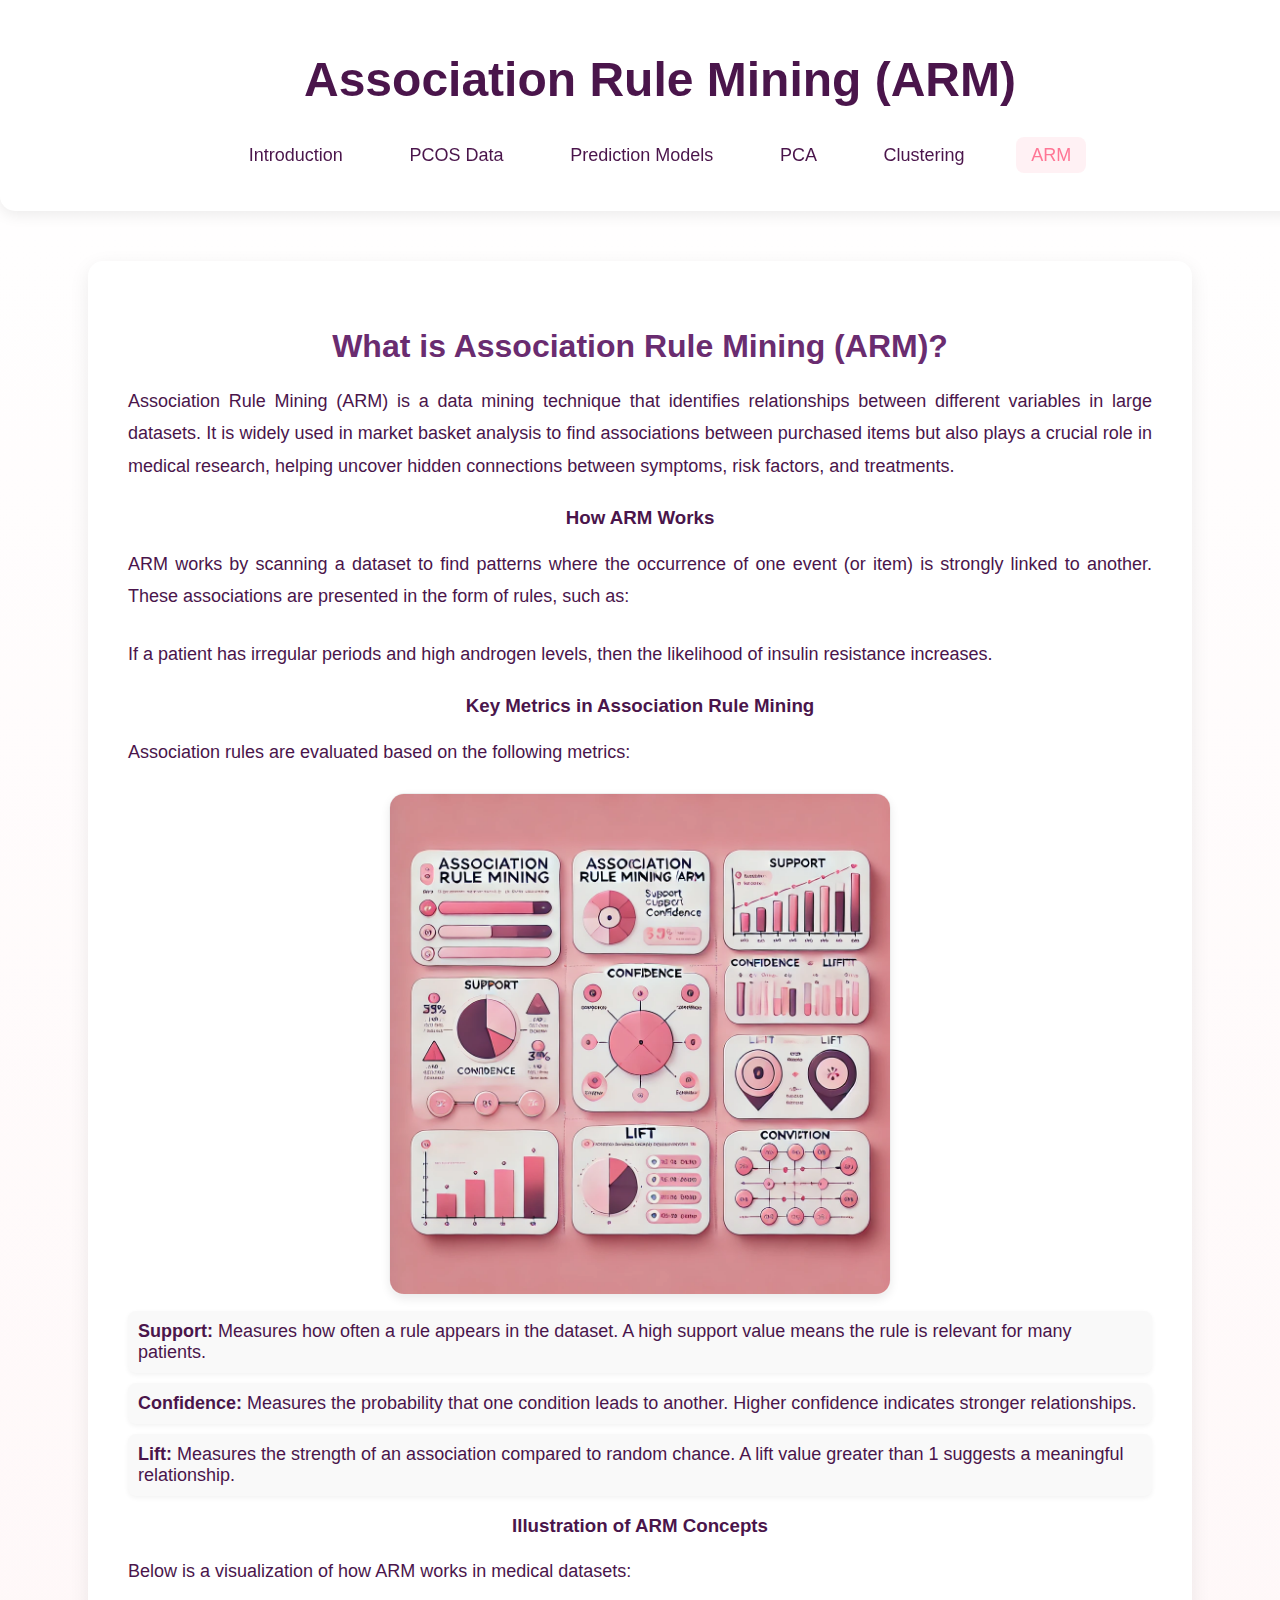
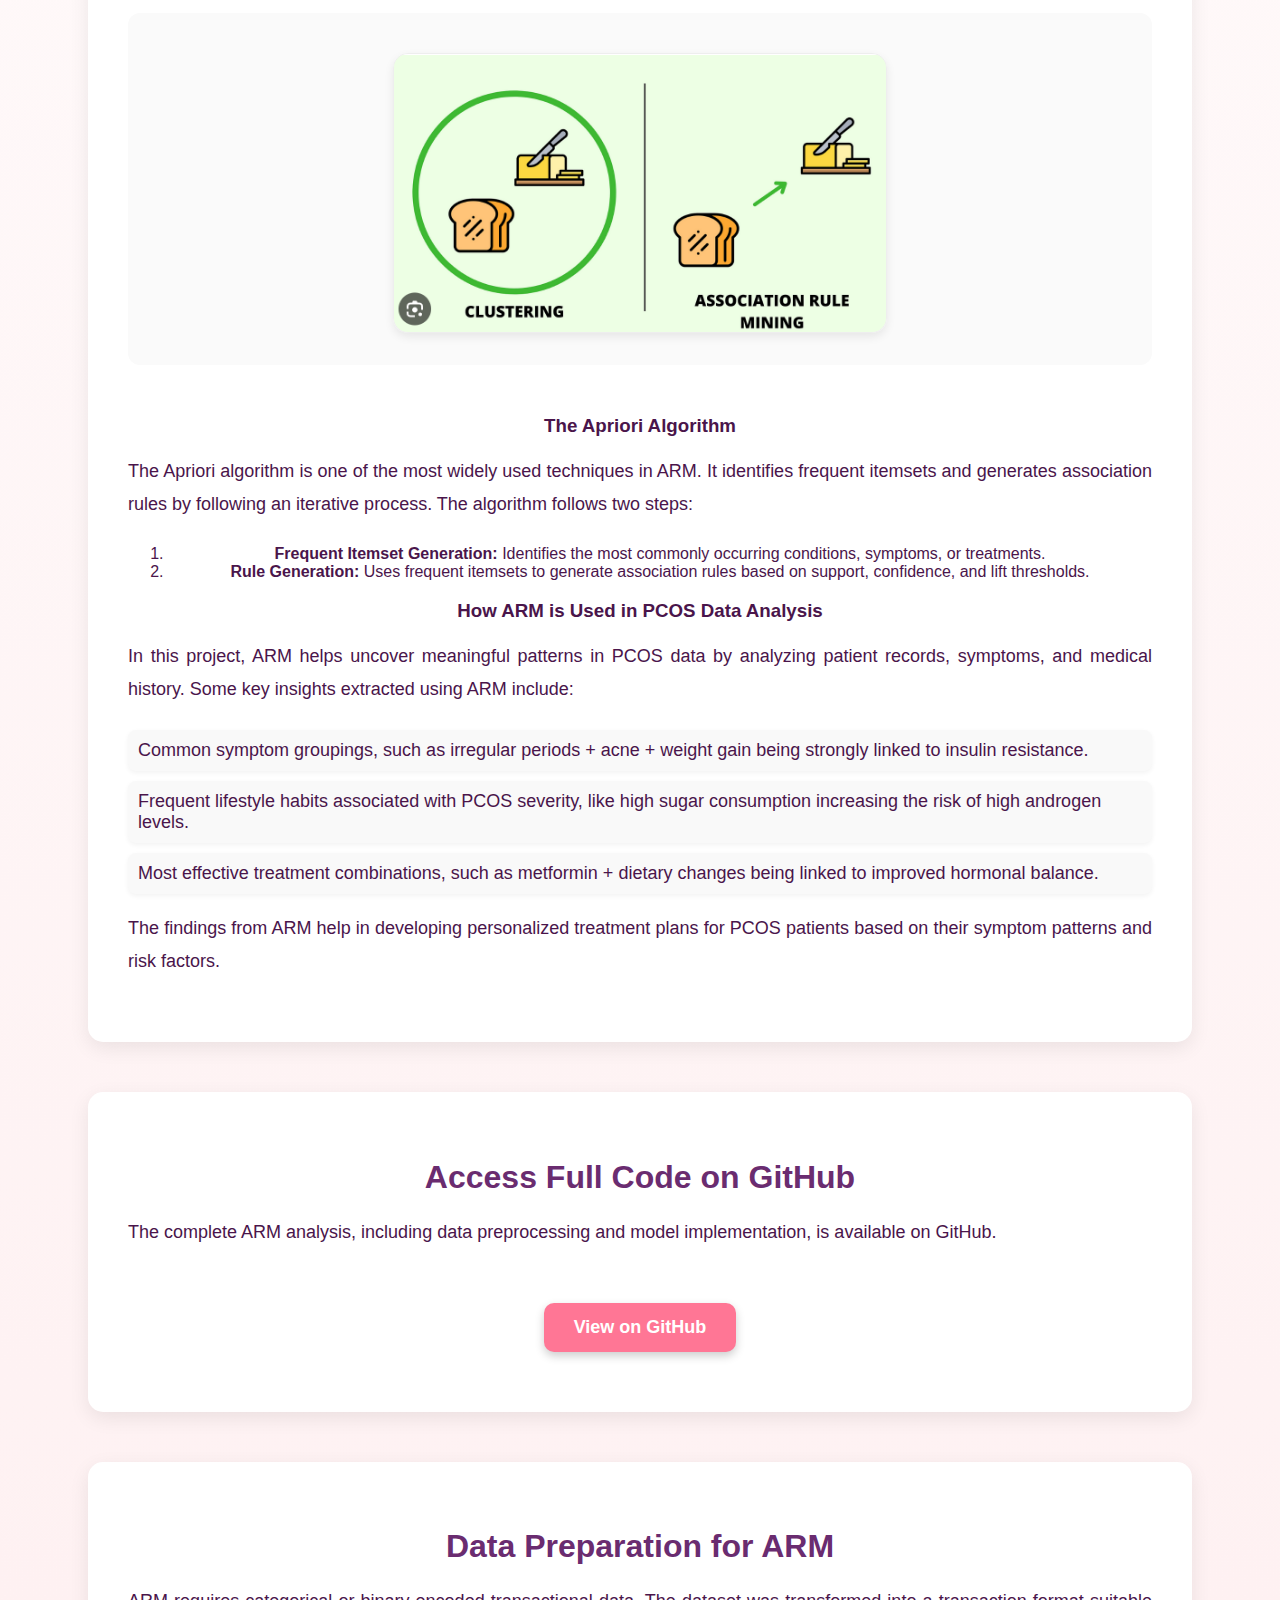
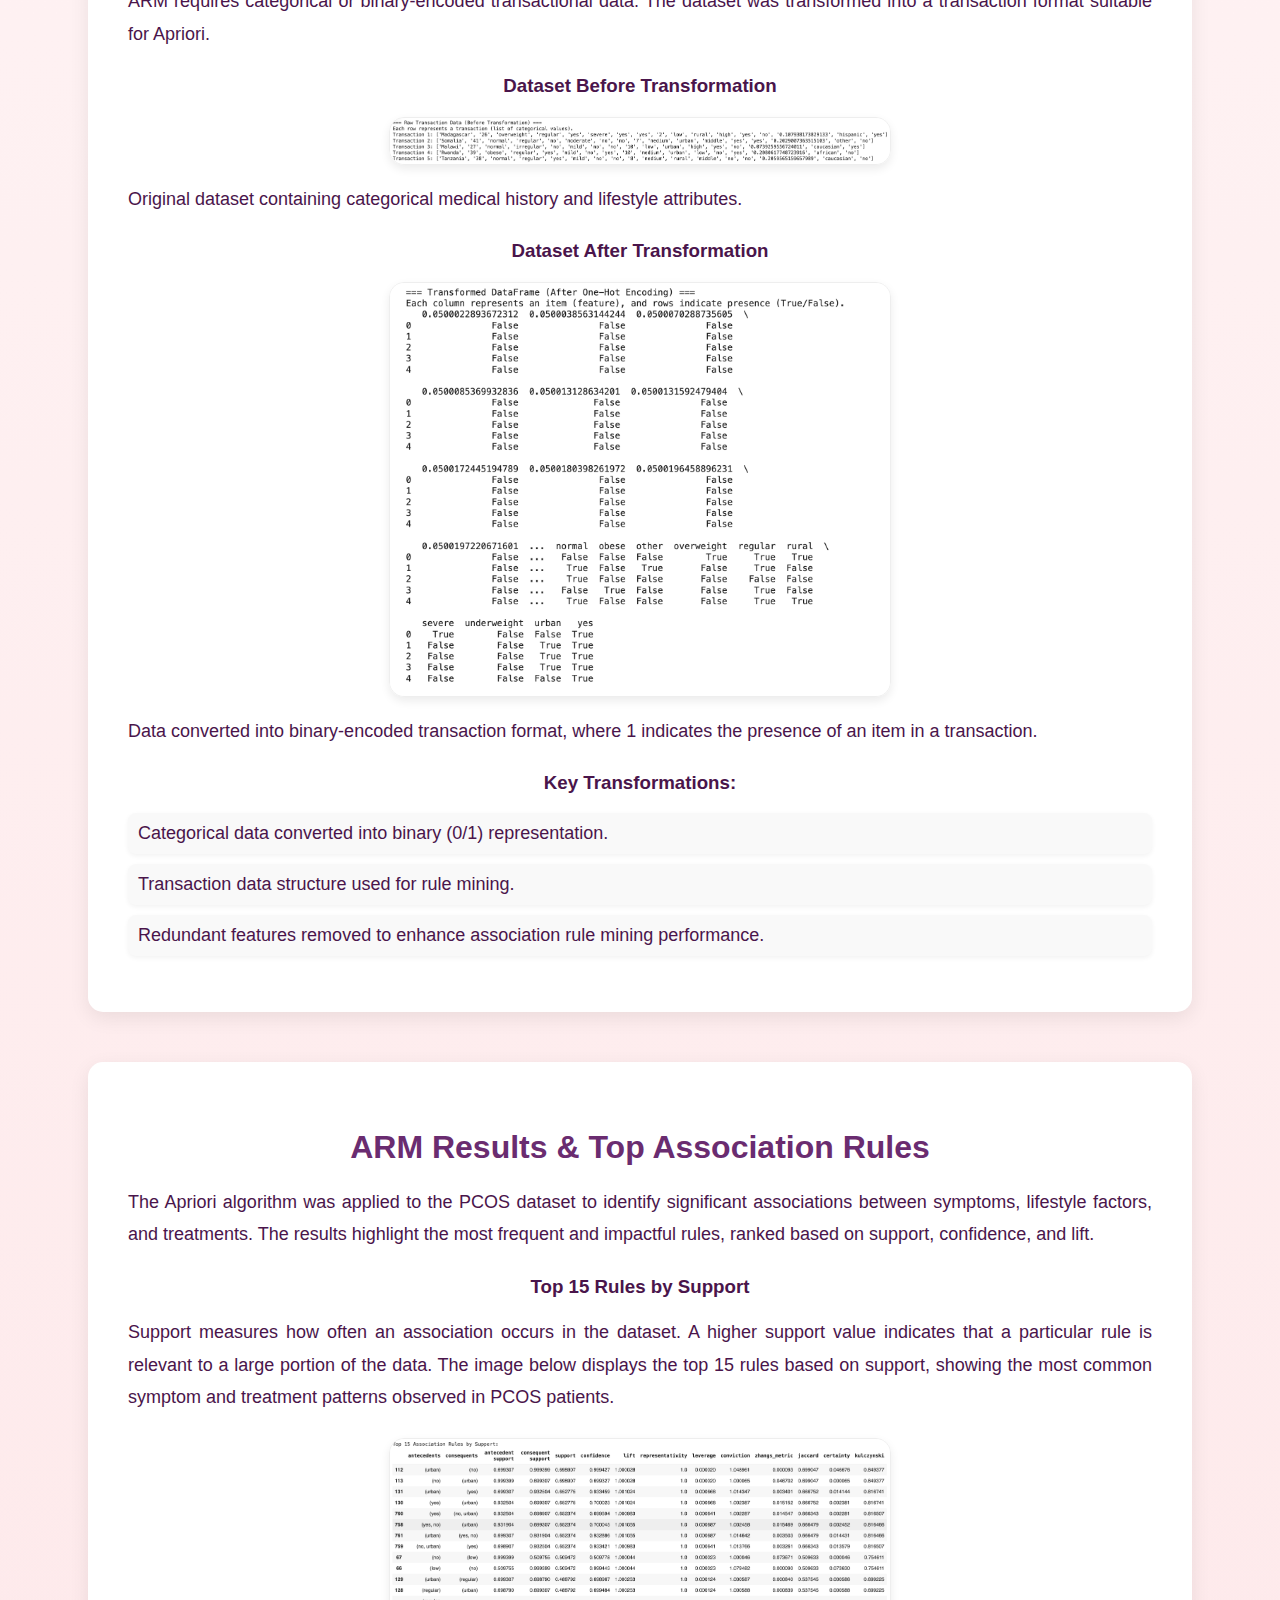
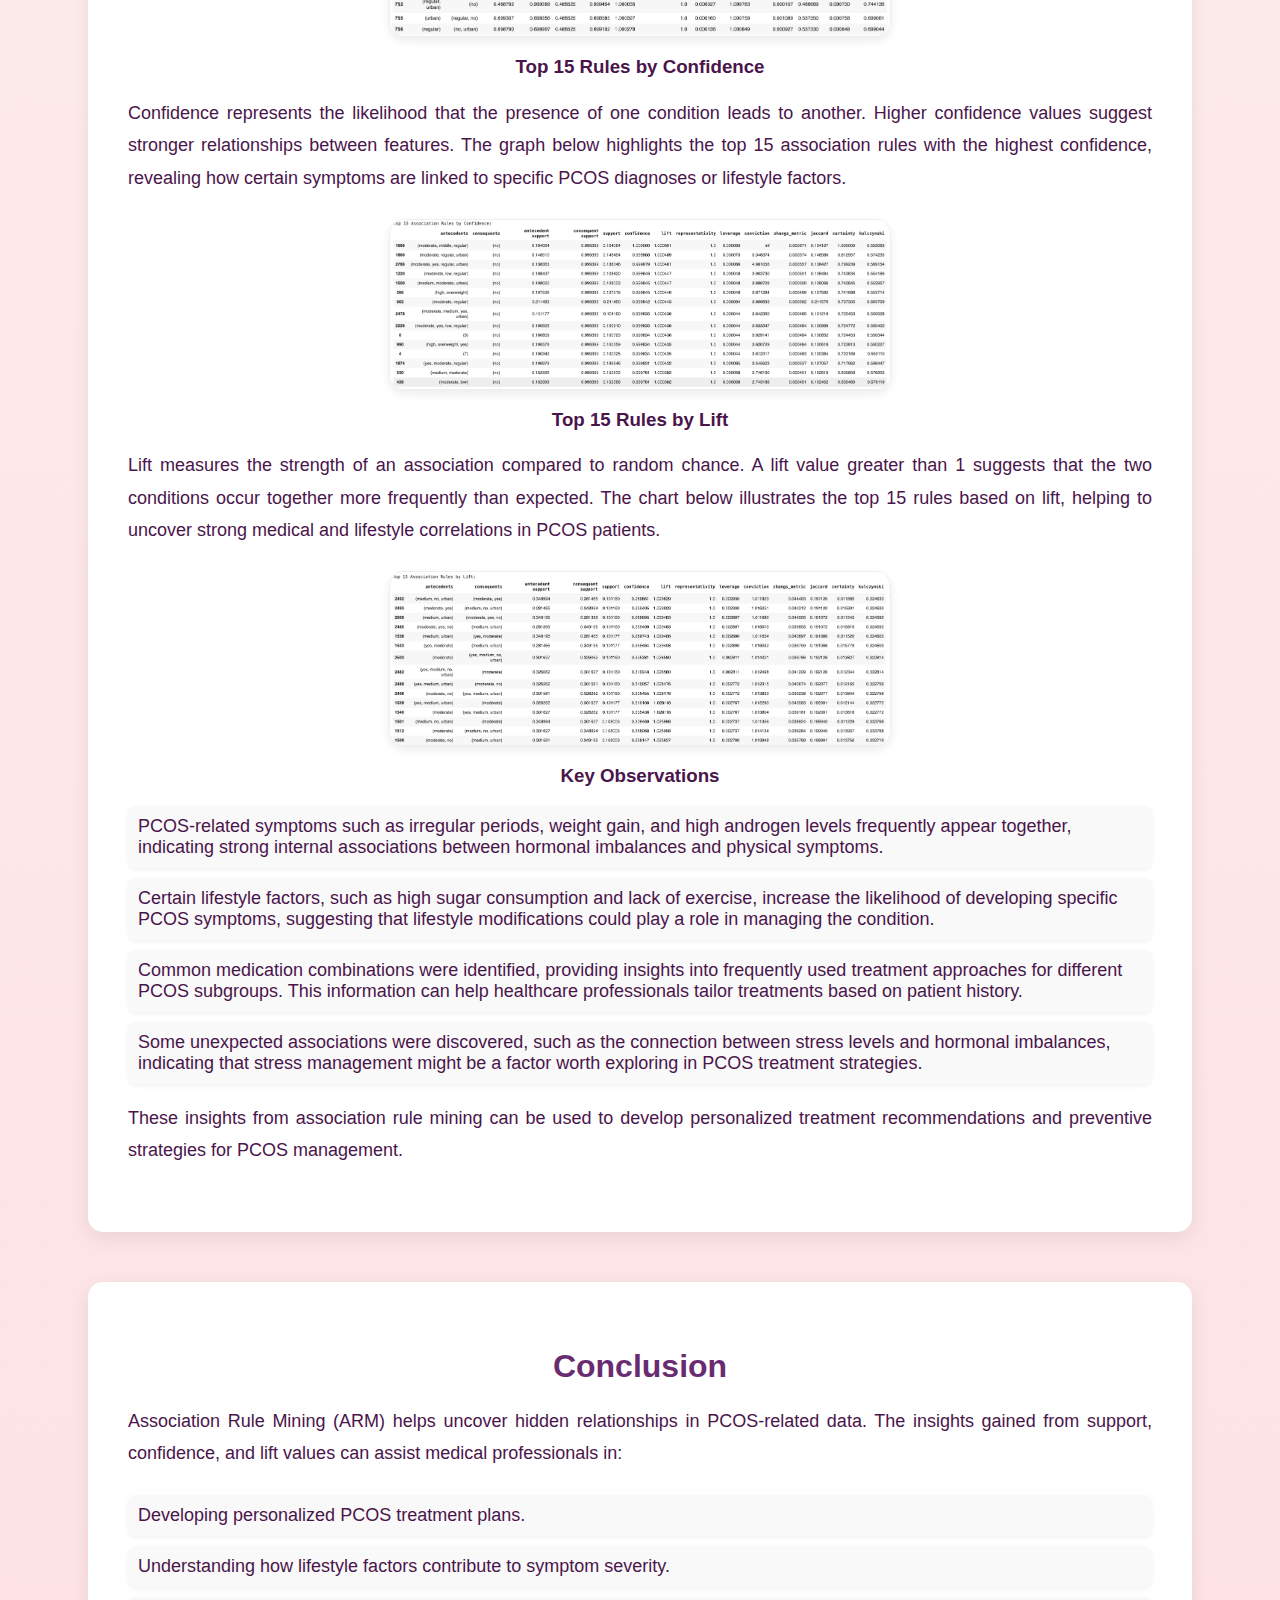
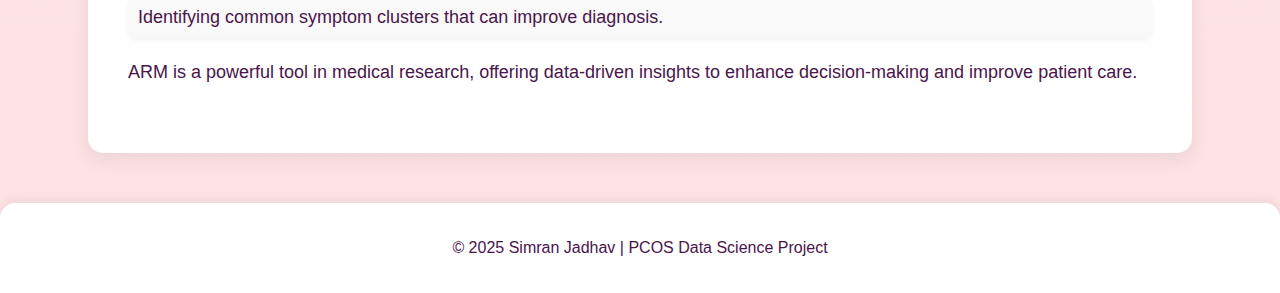
<file: Pages/arm.html>
<!DOCTYPE html>
<html lang="en">
<head>
    <meta charset="UTF-8">
    <meta name="viewport" content="width=device-width, initial-scale=1.0">
    <title>Association Rule Mining (ARM) - PCOS Data</title>
    <link rel="stylesheet" href="../styles.css">
</head>
<body>

    <!-- Header -->
    <header>
        <h1>Association Rule Mining (ARM)</h1>
        <nav>
            <ul>
                <li><a href="introduction.html">Introduction</a></li>
                <li><a href="eda.html">PCOS Data</a></li>
                <li><a href="models.html">Prediction Models</a></li>
                <li><a href="pca.html">PCA</a></li>
                <li><a href="clustering.html">Clustering</a></li>
                <li><a href="arm.html" class="active">ARM</a></li>
            </ul>
        </nav>
    </header>

    <!-- ARM Overview -->
    <section class="content">
        <h2>What is Association Rule Mining (ARM)?</h2>
        <p>
            Association Rule Mining (ARM) is a data mining technique that identifies relationships between different variables in large datasets. 
            It is widely used in market basket analysis to find associations between purchased items but also plays a crucial role in medical research, 
            helping uncover hidden connections between symptoms, risk factors, and treatments.
        </p>
    
        <h3>How ARM Works</h3>
        <p>
            ARM works by scanning a dataset to find patterns where the occurrence of one event (or item) is strongly linked to another. 
            These associations are presented in the form of rules, such as:
        </p>
        <p class="rule-example">If a patient has irregular periods and high androgen levels, then the likelihood of insulin resistance increases.</p>
    
        <h3>Key Metrics in Association Rule Mining</h3>
        <p>Association rules are evaluated based on the following metrics:</p>
        <img src="../assests/ARM_Metric.webp" alt="ARM Metrics Visualization" class="pcos-image" onclick="openImage(this)">
        
        <ul>
            <li><strong>Support:</strong> Measures how often a rule appears in the dataset. A high support value means the rule is relevant for many patients.</li>
            <li><strong>Confidence:</strong> Measures the probability that one condition leads to another. Higher confidence indicates stronger relationships.</li>
            <li><strong>Lift:</strong> Measures the strength of an association compared to random chance. A lift value greater than 1 suggests a meaningful relationship.</li>
        </ul>
    
        <h3>Illustration of ARM Concepts</h3>
        <p>Below is a visualization of how ARM works in medical datasets:</p>
        <div class="image-container">
            <img src="../assests/ARM_example.png" alt="ARM Example" class="pcos-image" onclick="openImage(this)">
            
           
        </div>
    
        <h3>The Apriori Algorithm</h3>
        <p>
            The Apriori algorithm is one of the most widely used techniques in ARM. It identifies frequent itemsets and generates association rules by following an iterative process. 
            The algorithm follows two steps:
        </p>
        <ol>
            <li><strong>Frequent Itemset Generation:</strong> Identifies the most commonly occurring conditions, symptoms, or treatments.</li>
            <li><strong>Rule Generation:</strong> Uses frequent itemsets to generate association rules based on support, confidence, and lift thresholds.</li>
        </ol>
    
        <h3>How ARM is Used in PCOS Data Analysis</h3>
        <p>In this project, ARM helps uncover meaningful patterns in PCOS data by analyzing patient records, symptoms, and medical history. 
           Some key insights extracted using ARM include:</p>
        <ul>
            <li>Common symptom groupings, such as irregular periods + acne + weight gain being strongly linked to insulin resistance.</li>
            <li>Frequent lifestyle habits associated with PCOS severity, like high sugar consumption increasing the risk of high androgen levels.</li>
            <li>Most effective treatment combinations, such as metformin + dietary changes being linked to improved hormonal balance.</li>
        </ul>
    
        <p>The findings from ARM help in developing personalized treatment plans for PCOS patients based on their symptom patterns and risk factors.</p>
    </section>
    


    <section class="content">
        <h2>Access Full Code on GitHub</h2>
        <p>The complete ARM analysis, including data preprocessing and model implementation, is available on GitHub.</p>
        <a href="https://github.com/Simrann020/PCOS/blob/main/Model/Arm.ipynb" target="_blank" class="github-button">View on GitHub</a>
    </section>

    <!-- Data Preparation & Transformation -->
    <section class="content">
        <h2>Data Preparation for ARM</h2>
        <p>ARM requires categorical or binary-encoded transactional data. The dataset was transformed into a transaction format suitable for Apriori.</p>

        <h3>Dataset Before Transformation</h3>
        <img src="../assests/ARM_Before.png" alt="ARM Before Transformation" class="pcos-image" onclick="openImage(this)">
        <p>Original dataset containing categorical medical history and lifestyle attributes.</p>

        <h3>Dataset After Transformation</h3>
        <img src="../assests/ARM_after.png" alt="ARM After Transformation" class="pcos-image" onclick="openImage(this)">
        <p>Data converted into binary-encoded transaction format, where 1 indicates the presence of an item in a transaction.</p>

        <h3>Key Transformations:</h3>
        <ul>
            <li>Categorical data converted into binary (0/1) representation.</li>
            <li>Transaction data structure used for rule mining.</li>
            <li>Redundant features removed to enhance association rule mining performance.</li>
        </ul>
    </section>

    <!-- ARM Results & Analysis -->
    <section class="content">
        <h2>ARM Results & Top Association Rules</h2>
        <p>
            The Apriori algorithm was applied to the PCOS dataset to identify significant associations between symptoms, lifestyle factors, and treatments. 
            The results highlight the most frequent and impactful rules, ranked based on support, confidence, and lift.
        </p>
    
        <h3>Top 15 Rules by Support</h3>
        <p>
            Support measures how often an association occurs in the dataset. A higher support value indicates that a particular rule is relevant to a large portion of the data. 
            The image below displays the top 15 rules based on support, showing the most common symptom and treatment patterns observed in PCOS patients.
        </p>
        <img src="../assests/support.png" alt="Top Rules by Support" class="pcos-image" onclick="openImage(this)">
    
        <h3>Top 15 Rules by Confidence</h3>
        <p>
            Confidence represents the likelihood that the presence of one condition leads to another. 
            Higher confidence values suggest stronger relationships between features. The graph below highlights the top 15 association rules 
            with the highest confidence, revealing how certain symptoms are linked to specific PCOS diagnoses or lifestyle factors.
        </p>
        <img src="../assests/confidence.png" alt="Top Rules by Confidence" class="pcos-image" onclick="openImage(this)">
    
        <h3>Top 15 Rules by Lift</h3>
        <p>
            Lift measures the strength of an association compared to random chance. A lift value greater than 1 suggests that the two conditions 
            occur together more frequently than expected. The chart below illustrates the top 15 rules based on lift, helping to uncover strong 
            medical and lifestyle correlations in PCOS patients.
        </p>
        <img src="../assests/Lift.png" alt="Top Rules by Lift" class="pcos-image" onclick="openImage(this)">
    
        <h3>Key Observations</h3>
        <ul>
            <li>
                PCOS-related symptoms such as irregular periods, weight gain, and high androgen levels frequently appear together, indicating 
                strong internal associations between hormonal imbalances and physical symptoms.
            </li>
            <li>
                Certain lifestyle factors, such as high sugar consumption and lack of exercise, increase the likelihood of developing specific 
                PCOS symptoms, suggesting that lifestyle modifications could play a role in managing the condition.
            </li>
            <li>
                Common medication combinations were identified, providing insights into frequently used treatment approaches for different 
                PCOS subgroups. This information can help healthcare professionals tailor treatments based on patient history.
            </li>
            <li>
                Some unexpected associations were discovered, such as the connection between stress levels and hormonal imbalances, indicating 
                that stress management might be a factor worth exploring in PCOS treatment strategies.
            </li>
        </ul>
    
        <p>
            These insights from association rule mining can be used to develop personalized treatment recommendations and preventive strategies 
            for PCOS management.
        </p>
    </section>
    

    <!-- Conclusion -->
    <section class="content">
        <h2>Conclusion</h2>
        <p>
            Association Rule Mining (ARM) helps uncover hidden relationships in PCOS-related data. The insights gained from support, confidence, and lift values can assist medical professionals in:
        </p>
        <ul>
            <li>Developing personalized PCOS treatment plans.</li>
            <li>Understanding how lifestyle factors contribute to symptom severity.</li>
            <li>Identifying common symptom clusters that can improve diagnosis.</li>
        </ul>

        <p>ARM is a powerful tool in medical research, offering data-driven insights to enhance decision-making and improve patient care.</p>
    </section>

    <!-- Footer -->
    <footer>
        <p>© 2025 Simran Jadhav | PCOS Data Science Project</p>
    </footer>

</body>
</html>
</file>
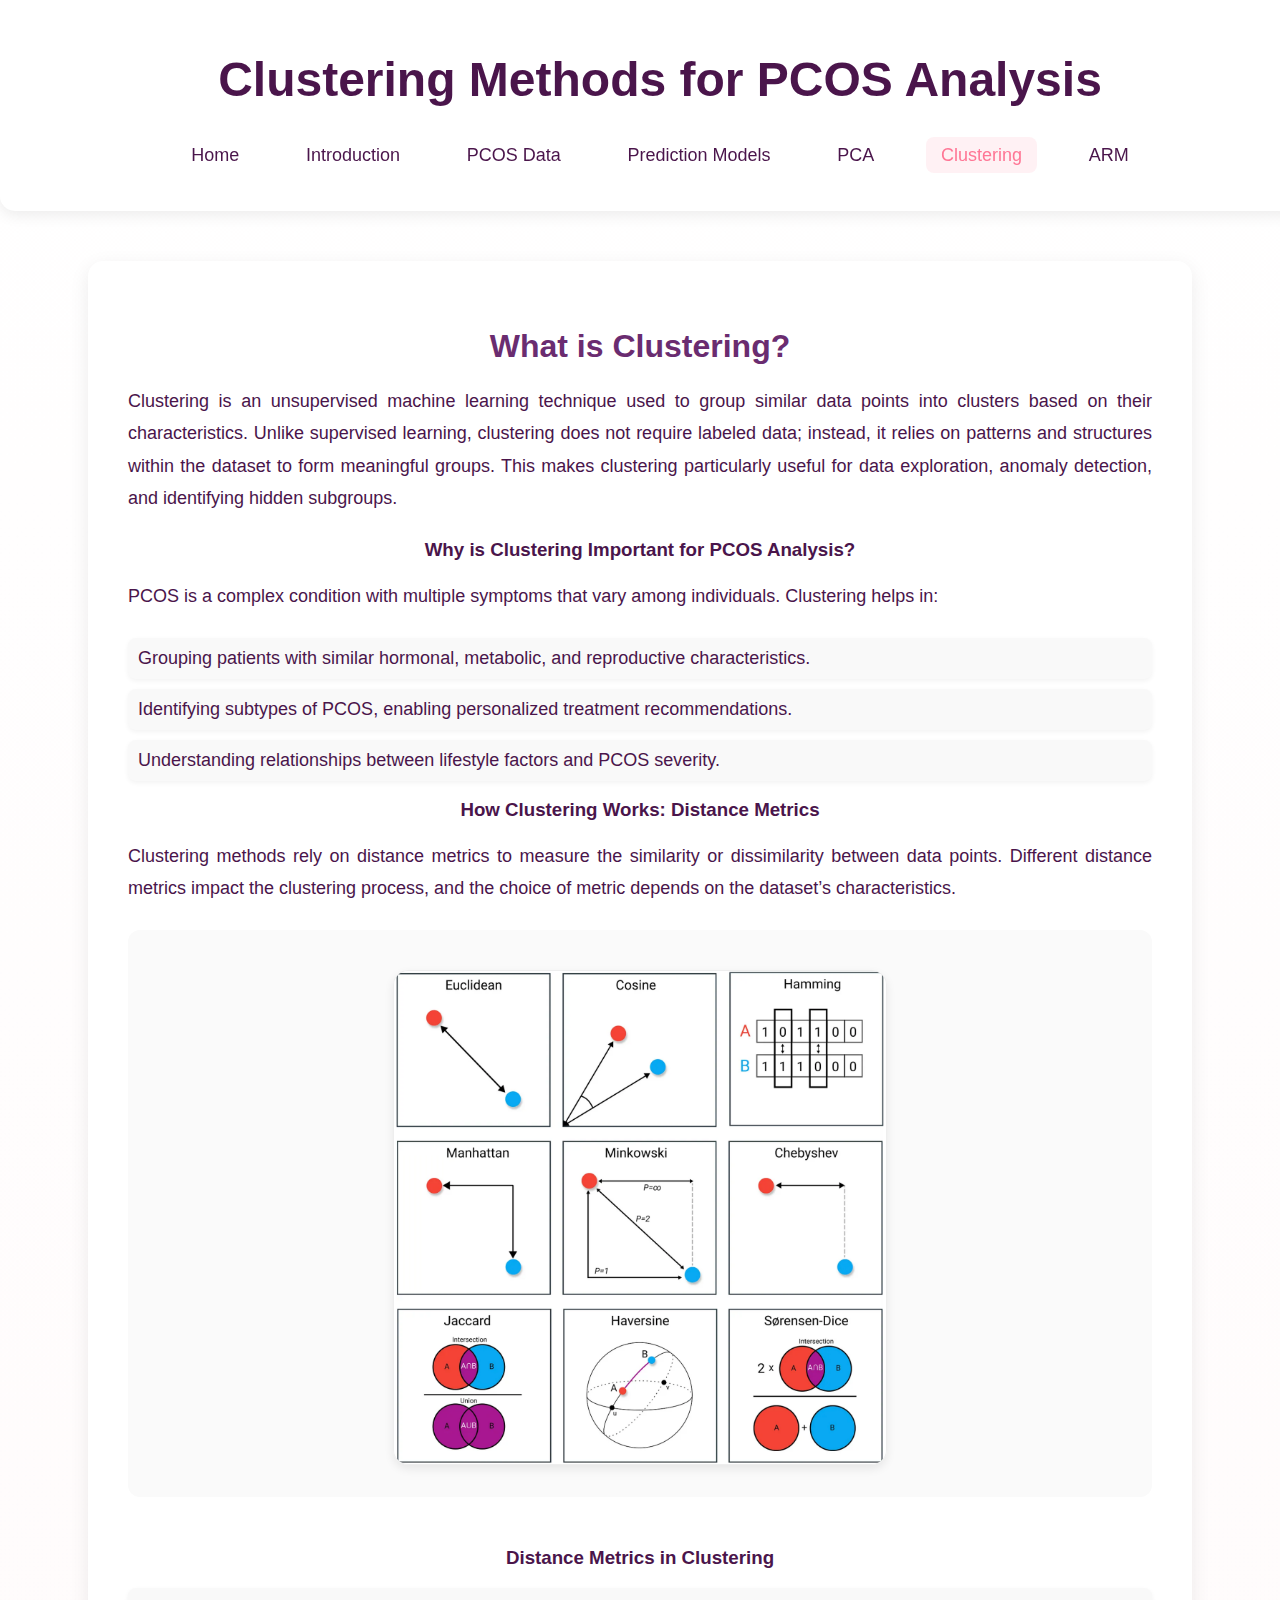
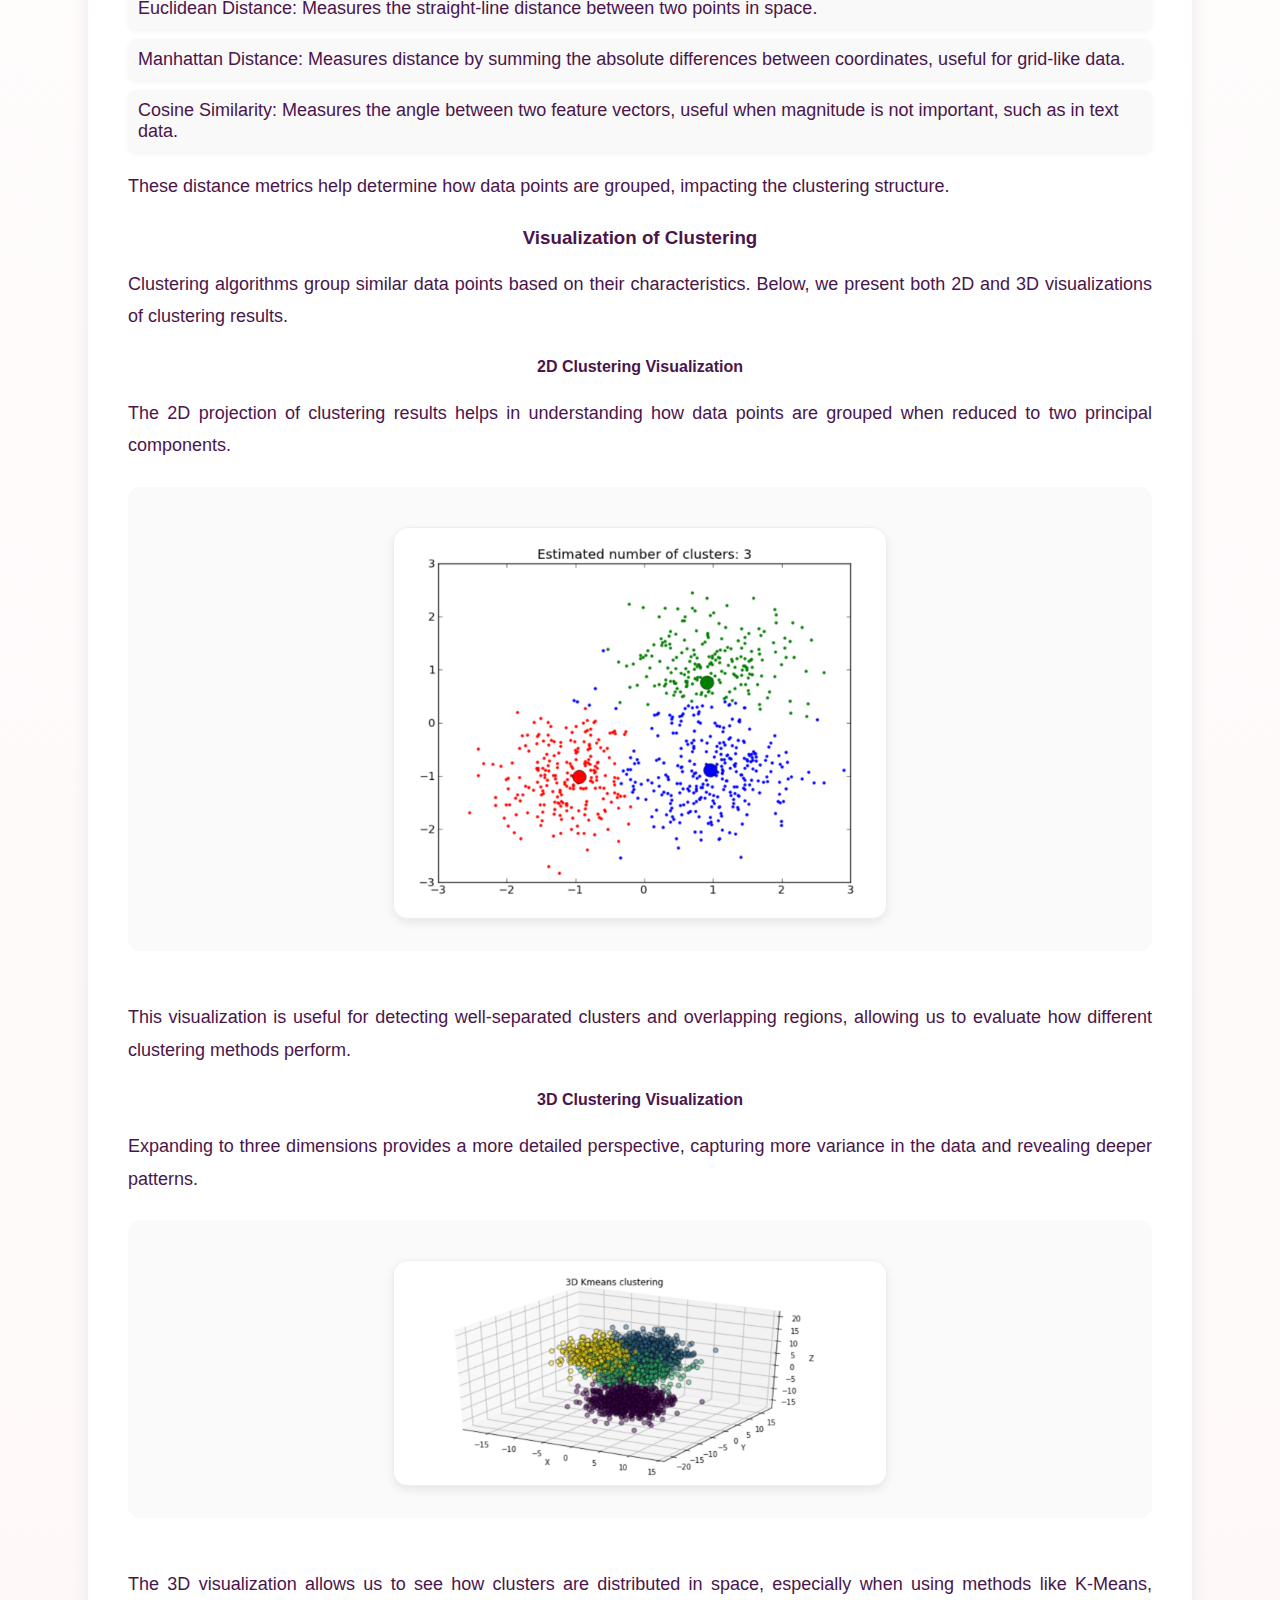
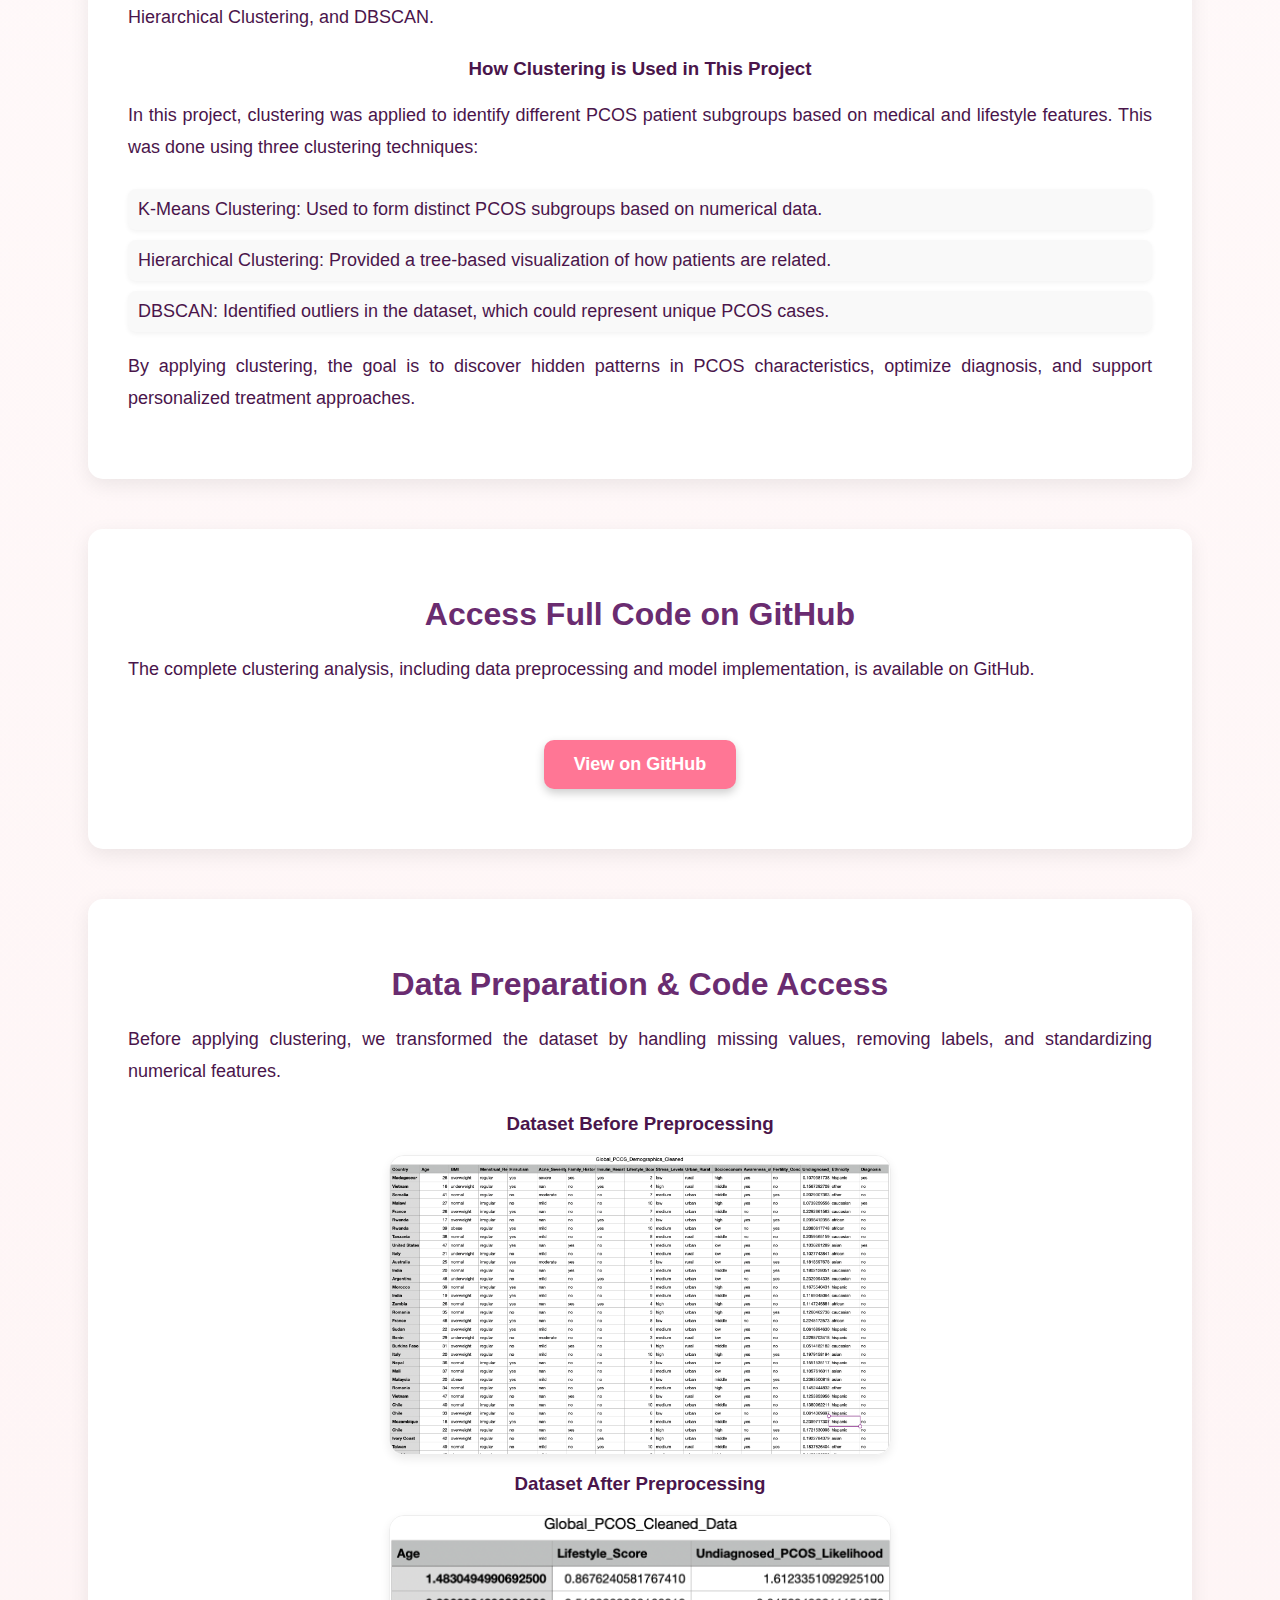
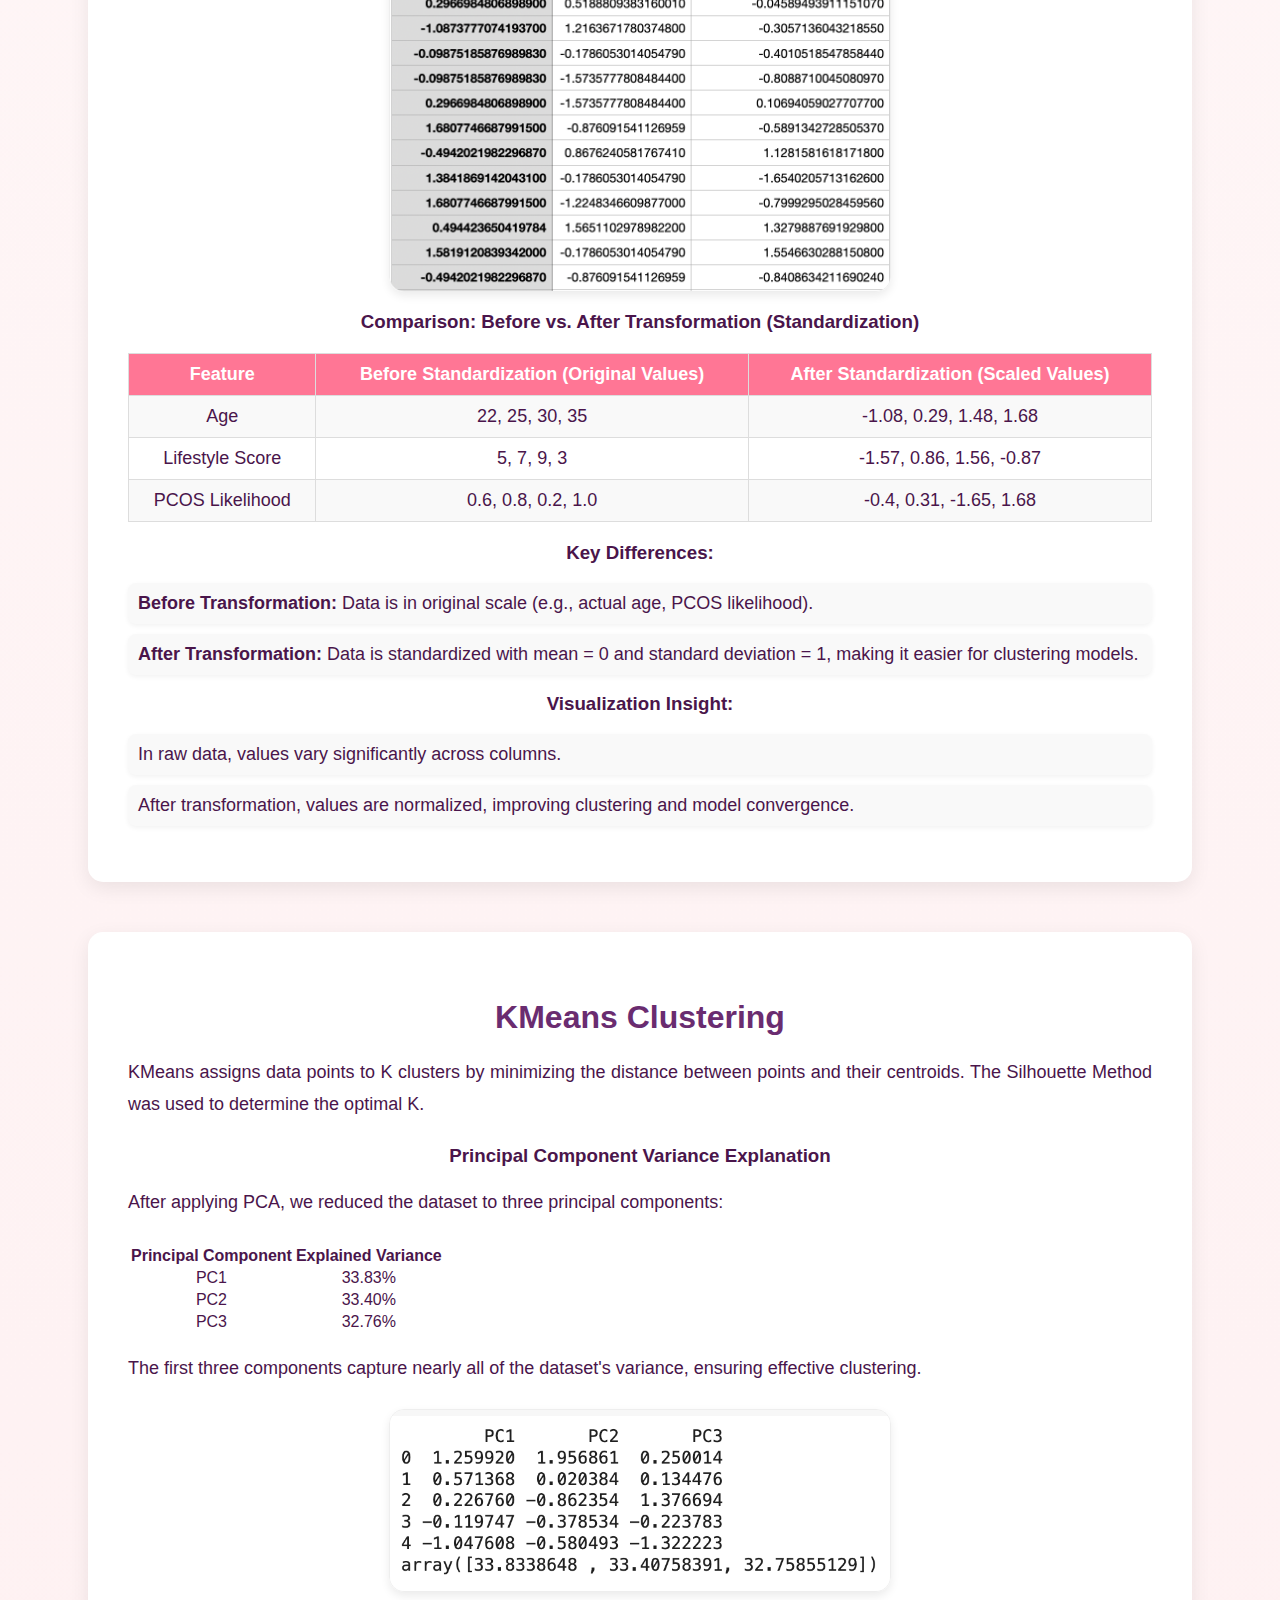
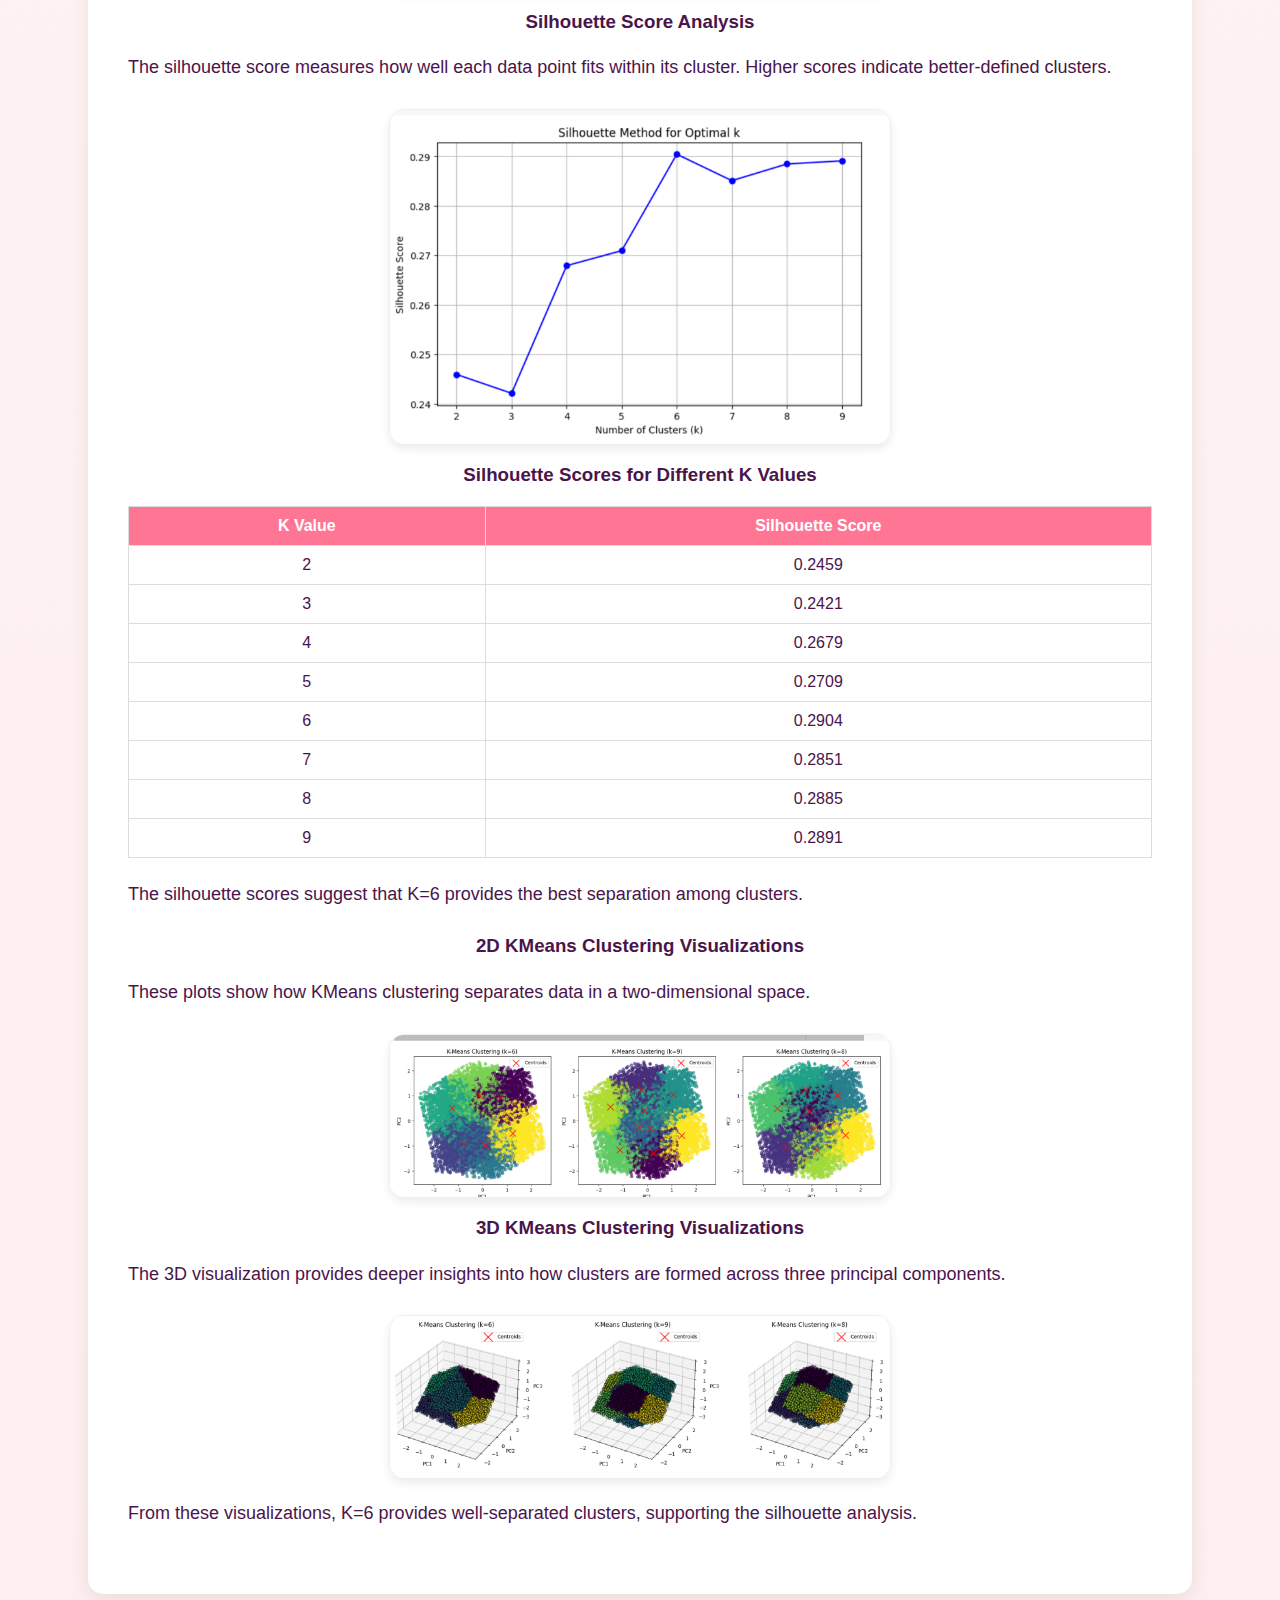
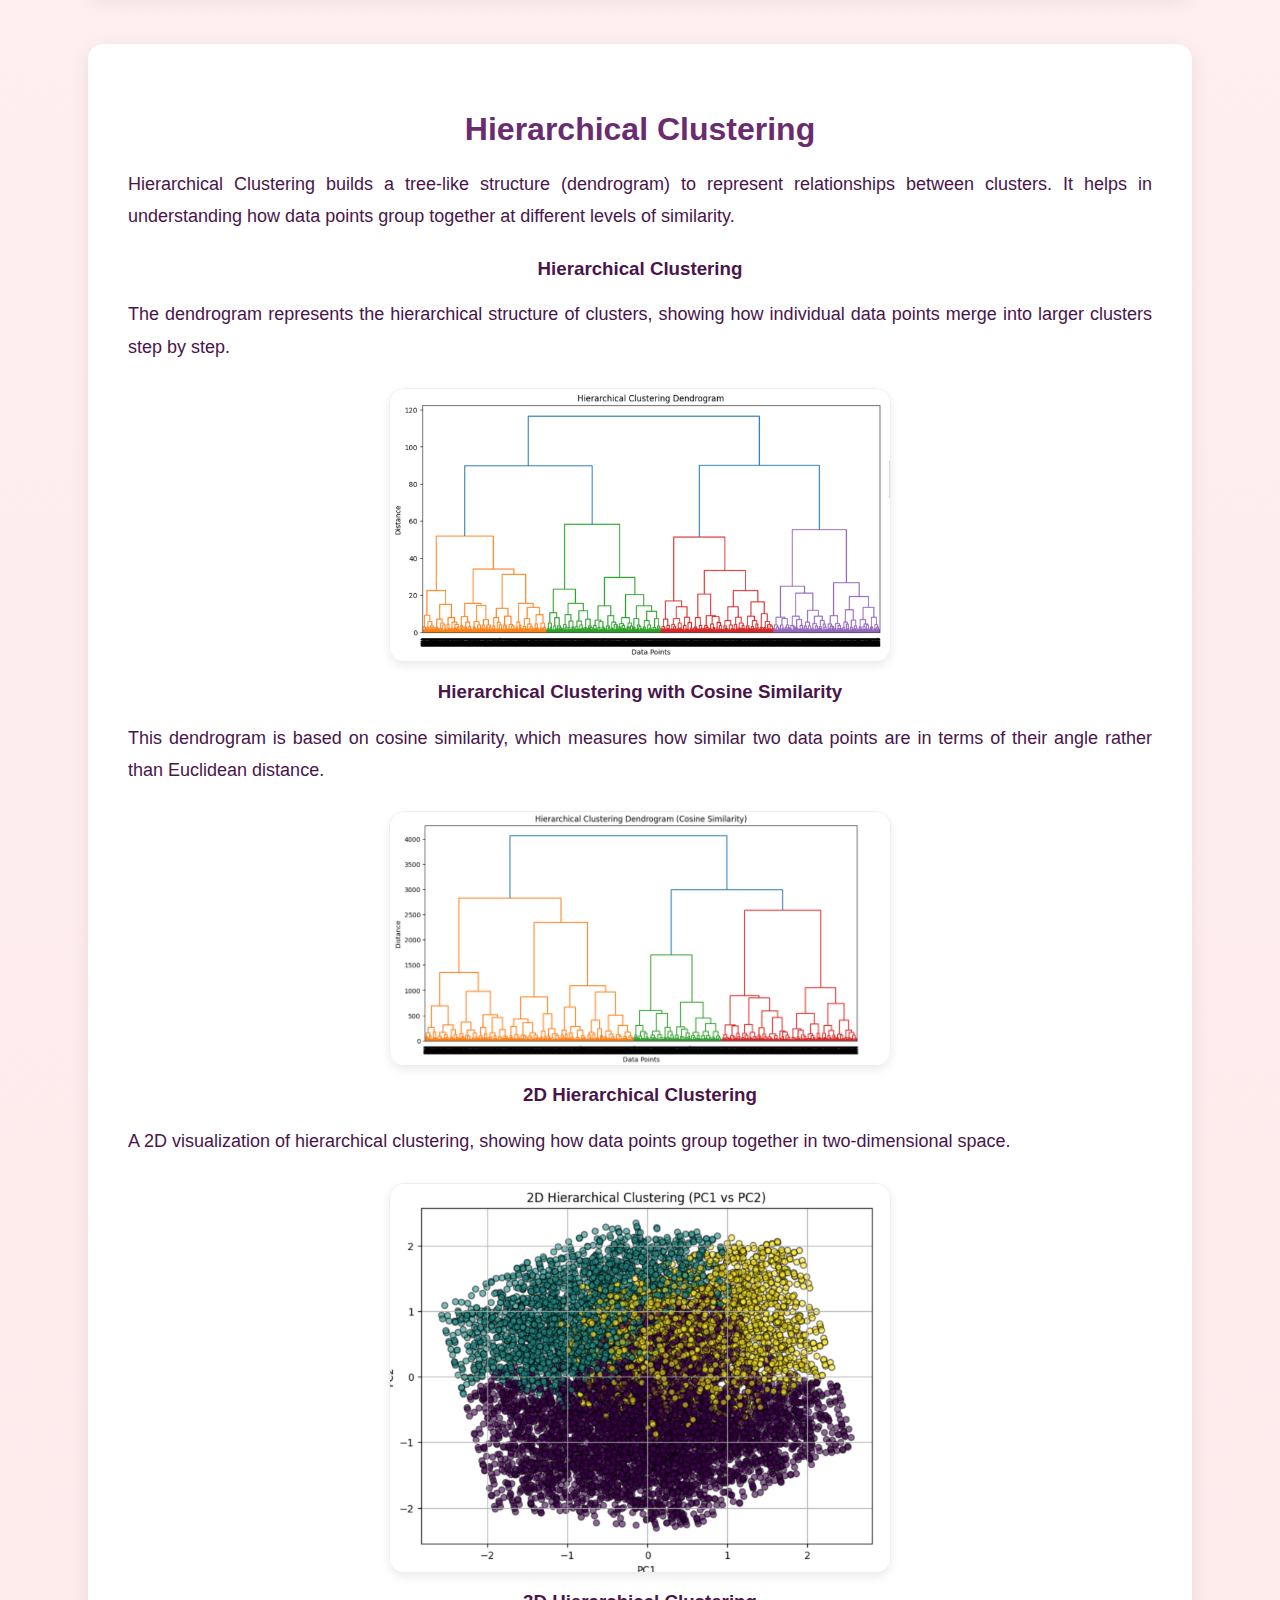
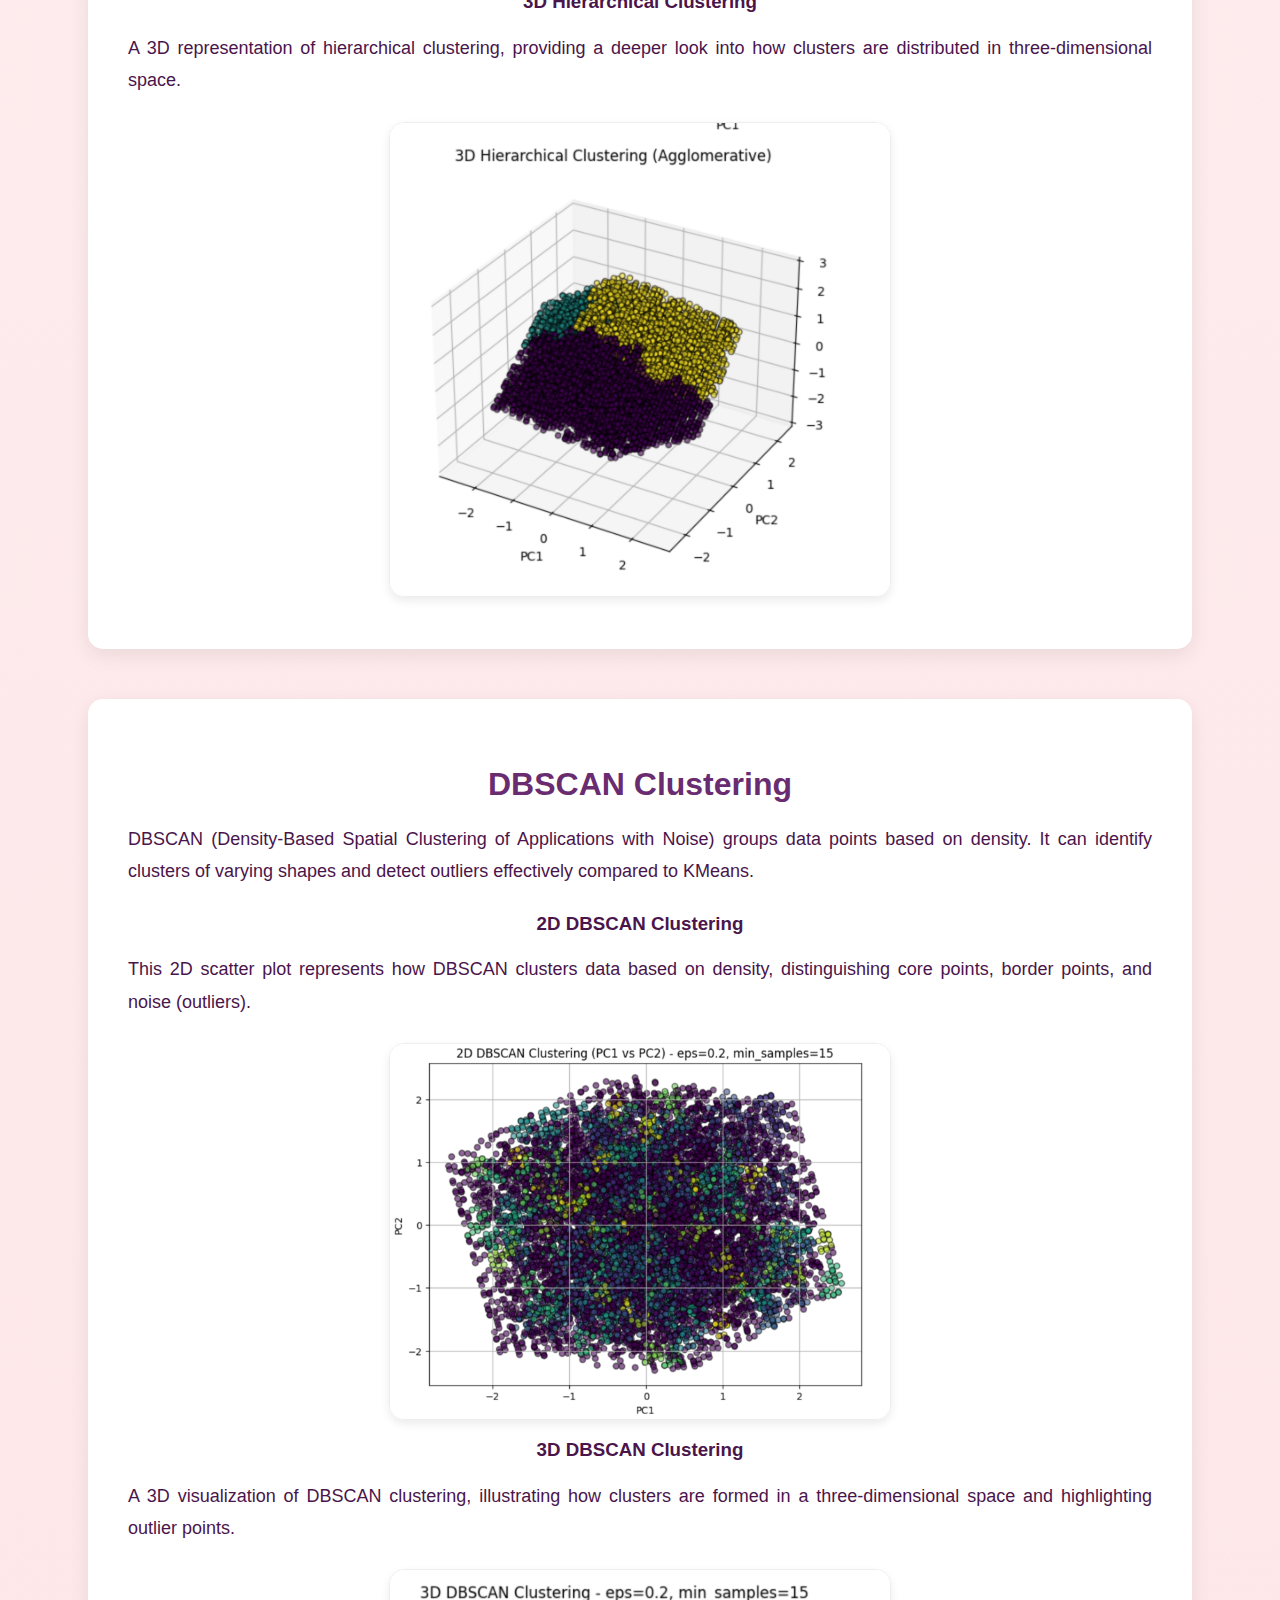
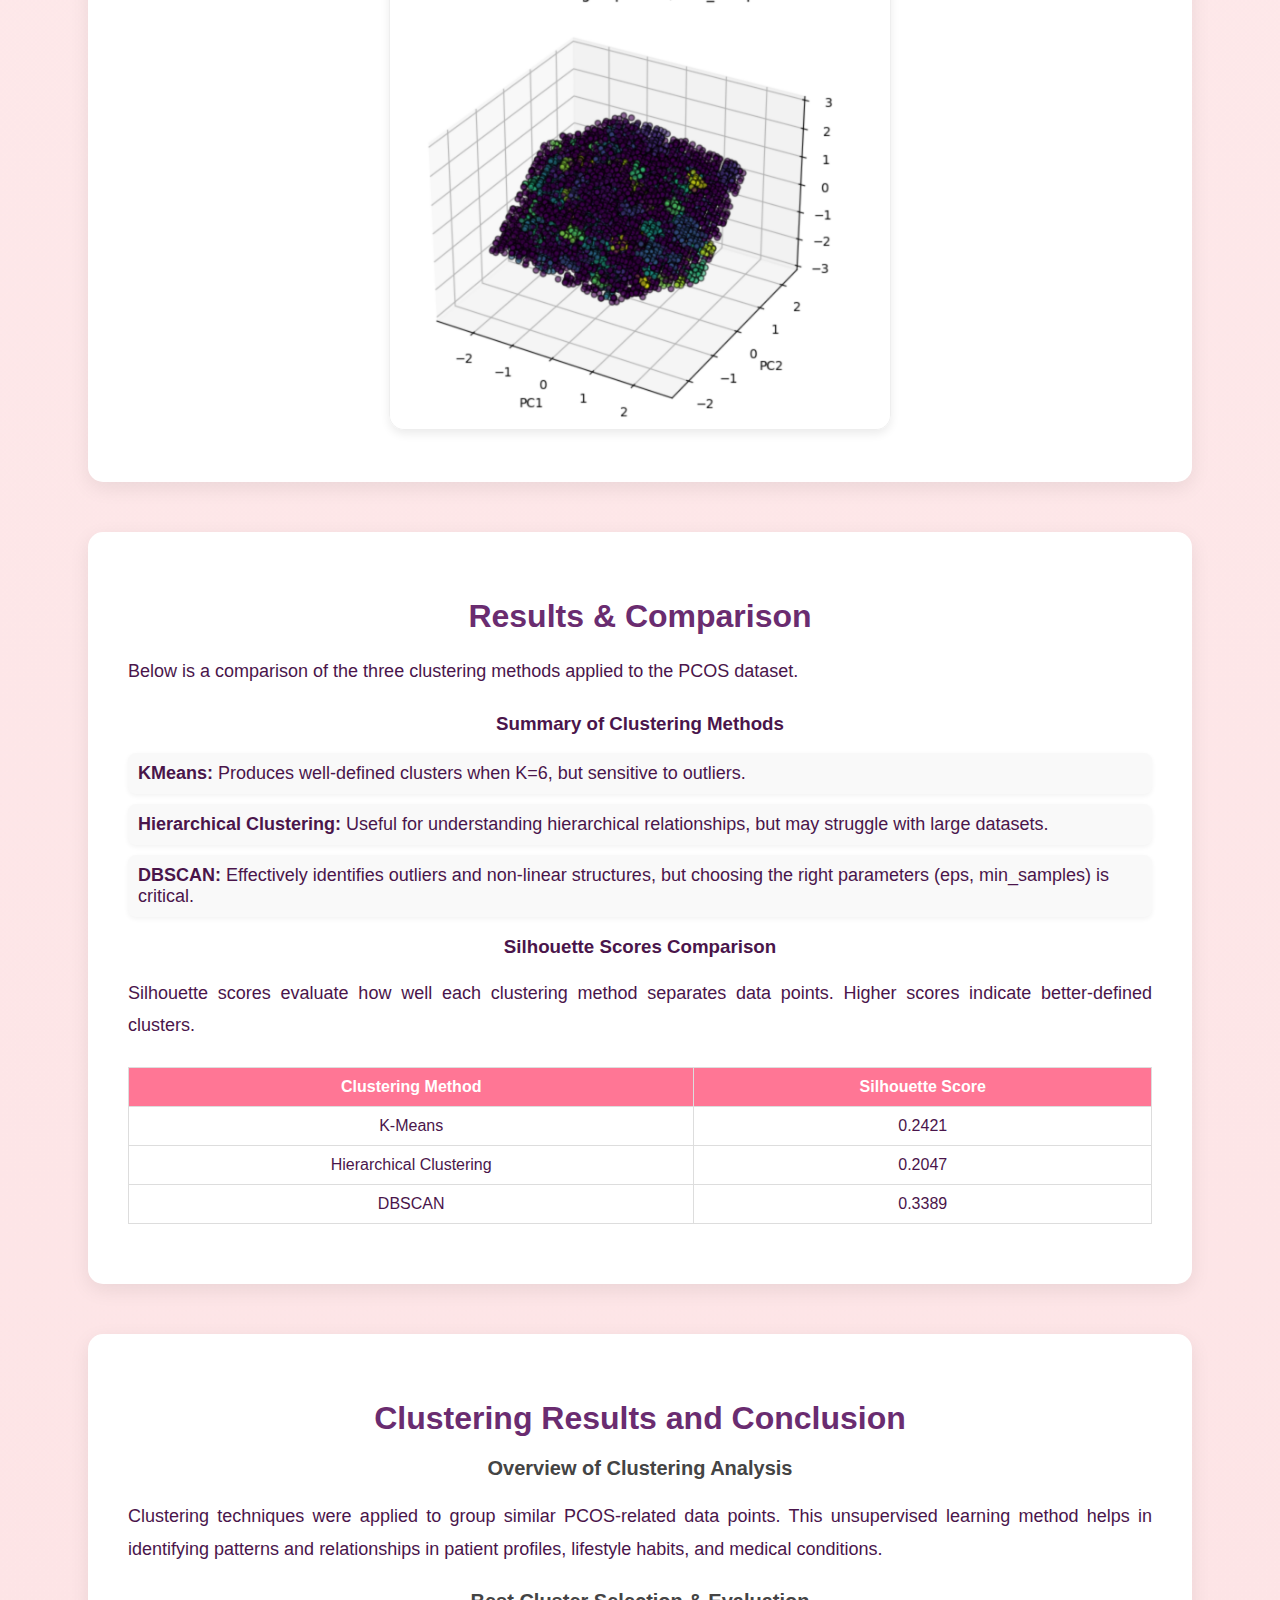
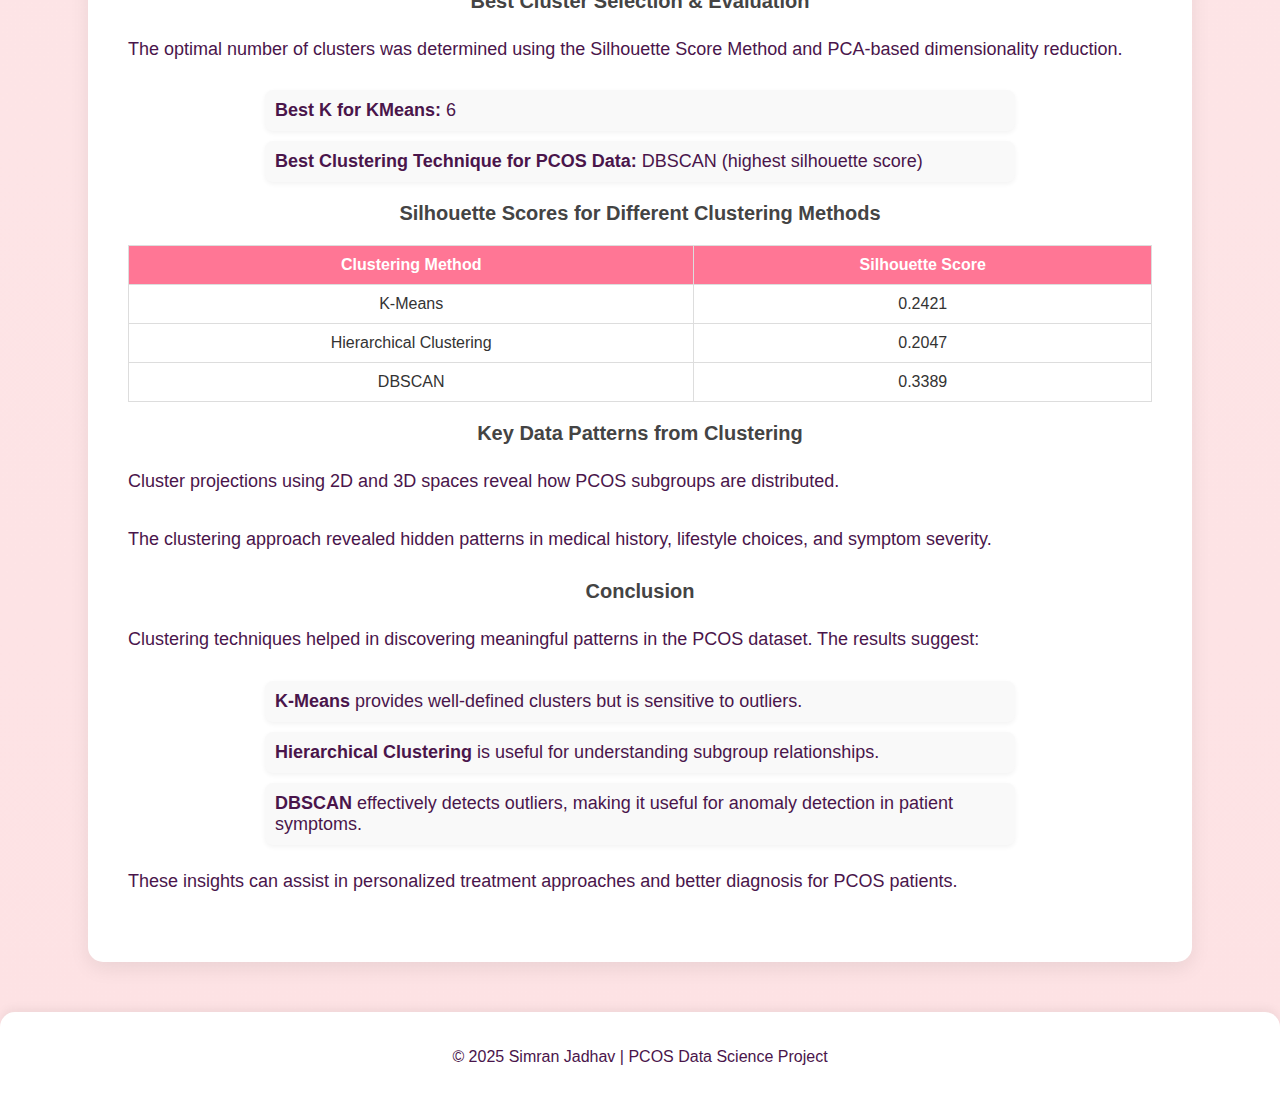
<file: Pages/clustering.html>
<!DOCTYPE html>
<html lang="en">
<head>
    <meta charset="UTF-8">
    <meta name="viewport" content="width=device-width, initial-scale=1.0">
    <title>Clustering - PCOS Data</title>
    <link rel="stylesheet" href="../styles.css">
</head>
<body>

    <!-- Header -->
    <header>
        <h1>Clustering Methods for PCOS Analysis</h1>
        <nav>
            <ul>
                <li><a href="index.html">Home</a></li>
                <li><a href="introduction.html">Introduction</a></li>
                <li><a href="eda.html">PCOS Data</a></li>
                <li><a href="models.html">Prediction Models</a></li>
                <li><a href="pca.html">PCA</a></li>
                <li><a href="clustering.html" class="active">Clustering</a></li>
                <li><a href="arm.html">ARM</a></li>
            </ul>
        </nav>
    </header>

    <!-- Clustering Overview -->
    <section class="content">
        <h2>What is Clustering?</h2>
        <p>
            Clustering is an unsupervised machine learning technique used to group similar data points into clusters based on their characteristics. 
            Unlike supervised learning, clustering does not require labeled data; instead, it relies on patterns and structures within the dataset to form meaningful groups. 
            This makes clustering particularly useful for data exploration, anomaly detection, and identifying hidden subgroups.
        </p>
    
        <h3>Why is Clustering Important for PCOS Analysis?</h3>
        <p>
            PCOS is a complex condition with multiple symptoms that vary among individuals. Clustering helps in:
        </p>
        <ul>
            <li>Grouping patients with similar hormonal, metabolic, and reproductive characteristics.</li>
            <li>Identifying subtypes of PCOS, enabling personalized treatment recommendations.</li>
            <li>Understanding relationships between lifestyle factors and PCOS severity.</li>
        </ul>
    
        <h3>How Clustering Works: Distance Metrics</h3>
        <p>
            Clustering methods rely on distance metrics to measure the similarity or dissimilarity between data points. 
            Different distance metrics impact the clustering process, and the choice of metric depends on the dataset’s characteristics.
        </p>
    
        <div class="image-container">
            <img src="../assests/distance_metrics.png" alt="Distance Metrics in Clustering" class="pcos-image" onclick="openImage(this)">
        </div>
    
        <h3>Distance Metrics in Clustering</h3>
        <ul>
            <li>Euclidean Distance: Measures the straight-line distance between two points in space.</li>
            <li>Manhattan Distance: Measures distance by summing the absolute differences between coordinates, useful for grid-like data.</li>
            <li>Cosine Similarity: Measures the angle between two feature vectors, useful when magnitude is not important, such as in text data.</li>
        </ul>
    
        <p>These distance metrics help determine how data points are grouped, impacting the clustering structure.</p>
    
        <h3>Visualization of Clustering</h3>
<p>Clustering algorithms group similar data points based on their characteristics. Below, we present both 2D and 3D visualizations of clustering results.</p>

<h4>2D Clustering Visualization</h4>
<p>The 2D projection of clustering results helps in understanding how data points are grouped when reduced to two principal components.</p>
<div class="image-container">
    <img src="../assests/2dclusters.png" alt="2D Clustering Example" class="pcos-image" onclick="openImage(this)">
</div>
<p>This visualization is useful for detecting well-separated clusters and overlapping regions, allowing us to evaluate how different clustering methods perform.</p>

<h4>3D Clustering Visualization</h4>
<p>Expanding to three dimensions provides a more detailed perspective, capturing more variance in the data and revealing deeper patterns.</p>
<div class="image-container">
    <img src="../assests/3dclusters.png" alt="3D Clustering Example" class="pcos-image" onclick="openImage(this)">
</div>
<p>The 3D visualization allows us to see how clusters are distributed in space, especially when using methods like K-Means, Hierarchical Clustering, and DBSCAN.</p>


    
        <h3>How Clustering is Used in This Project</h3>
        <p>
            In this project, clustering was applied to identify different PCOS patient subgroups based on medical and lifestyle features. 
            This was done using three clustering techniques:
        </p>
        <ul>
            <li>K-Means Clustering: Used to form distinct PCOS subgroups based on numerical data.</li>
            <li>Hierarchical Clustering: Provided a tree-based visualization of how patients are related.</li>
            <li>DBSCAN: Identified outliers in the dataset, which could represent unique PCOS cases.</li>
        </ul>
    
        <p>By applying clustering, the goal is to discover hidden patterns in PCOS characteristics, optimize diagnosis, and support personalized treatment approaches.</p>
    </section>
    

            <!-- GitHub Button -->
            <section class="content">
                <h2>Access Full Code on GitHub</h2>
                <p>The complete clustering analysis, including data preprocessing and model implementation, is available on GitHub.</p>
                <a href="https://github.com/yourrepo/PCOS_Clustering" target="_blank" class="github-button">View on GitHub</a>
            </section>
        
    <!-- Data Preparation & Code Access -->
    <section class="content">
        <h2>Data Preparation & Code Access</h2>
        <p>Before applying clustering, we transformed the dataset by handling missing values, removing labels, and standardizing numerical features.</p>
    
        <h3>Dataset Before Preprocessing</h3>
        <img src="../assests/Clustering_Global.png" alt="Raw Dataset" class="pcos-image">
    
        <h3>Dataset After Preprocessing</h3>
        <img src="../assests/Clustering_Global_Cleaned.png" alt="Processed Dataset" class="pcos-image">
    
        <h3>Comparison: Before vs. After Transformation (Standardization)</h3>
        <table class="comparison-table">
            <tr>
                <th>Feature</th>
                <th>Before Standardization (Original Values)</th>
                <th>After Standardization (Scaled Values)</th>
            </tr>
            <tr>
                <td>Age</td>
                <td>22, 25, 30, 35</td>
                <td>-1.08, 0.29, 1.48, 1.68</td>
            </tr>
            <tr>
                <td>Lifestyle Score</td>
                <td>5, 7, 9, 3</td>
                <td>-1.57, 0.86, 1.56, -0.87</td>
            </tr>
            <tr>
                <td>PCOS Likelihood</td>
                <td>0.6, 0.8, 0.2, 1.0</td>
                <td>-0.4, 0.31, -1.65, 1.68</td>
            </tr>
        </table>
    
        <h3>Key Differences:</h3>
        <ul>
            <li><strong>Before Transformation:</strong> Data is in original scale (e.g., actual age, PCOS likelihood).</li>
            <li><strong>After Transformation:</strong> Data is standardized with mean = 0 and standard deviation = 1, making it easier for clustering models.</li>
        </ul>
    
        <h3>Visualization Insight:</h3>
        <ul>
            <li>In raw data, values vary significantly across columns.</li>
            <li>After transformation, values are normalized, improving clustering and model convergence.</li>
        </ul>

    </section>
    
<!-- KMeans Clustering -->
<section class="content">
    <h2>KMeans Clustering</h2>
    <p>KMeans assigns data points to K clusters by minimizing the distance between points and their centroids. The Silhouette Method was used to determine the optimal K.</p>

    <h3>Principal Component Variance Explanation</h3>
    <p>After applying PCA, we reduced the dataset to three principal components:</p>
    <table class="data-table">
        <tr>
            <th>Principal Component</th>
            <th>Explained Variance</th>
        </tr>
        <tr>
            <td>PC1</td>
            <td>33.83%</td>
        </tr>
        <tr>
            <td>PC2</td>
            <td>33.40%</td>
        </tr>
        <tr>
            <td>PC3</td>
            <td>32.76%</td>
        </tr>
    </table>
    <p>The first three components capture nearly all of the dataset's variance, ensuring effective clustering.</p>
    <img src="../assests/k-mean_Pca.png" alt="PCA Variance Explanation" class="pcos-image">

    <h3>Silhouette Score Analysis</h3>
    <p>The silhouette score measures how well each data point fits within its cluster. Higher scores indicate better-defined clusters.</p>
    <img src="../assests/kmean_S.png" alt="Silhouette Score Graph" class="pcos-image">

    <h3>Silhouette Scores for Different K Values</h3>
    <table class="silhouette-table">
        <tr>
            <th>K Value</th>
            <th>Silhouette Score</th>
        </tr>
        <tr>
            <td>2</td>
            <td>0.2459</td>
        </tr>
        <tr>
            <td>3</td>
            <td>0.2421</td>
        </tr>
        <tr>
            <td>4</td>
            <td>0.2679</td>
        </tr>
        <tr>
            <td>5</td>
            <td>0.2709</td>
        </tr>
        <tr>
            <td>6</td>
            <td>0.2904</td>
        </tr>
        <tr>
            <td>7</td>
            <td>0.2851</td>
        </tr>
        <tr>
            <td>8</td>
            <td>0.2885</td>
        </tr>
        <tr>
            <td>9</td>
            <td>0.2891</td>
        </tr>
    </table>
    <p>The silhouette scores suggest that K=6 provides the best separation among clusters.</p>

    <h3>2D KMeans Clustering Visualizations</h3>
    <p>These plots show how KMeans clustering separates data in a two-dimensional space.</p>
    <div class="cluster-images">
        <img src="../assests/k-mean_2d.png" alt="KMeans Clustering K=6 (2D)" class="pcos-image">
    </div>

    <h3>3D KMeans Clustering Visualizations</h3>
    <p>The 3D visualization provides deeper insights into how clusters are formed across three principal components.</p>
    <div class="cluster-images">
        <img src="../assests/k-mean_3d.png" alt="KMeans Clustering K=6 (3D)" class="pcos-image">
    </div>
    <p>From these visualizations, K=6 provides well-separated clusters, supporting the silhouette analysis.</p>
</section>


<!-- Hierarchical Clustering -->
 <!-- Hierarchical Clustering -->
 <section class="content">
    <h2>Hierarchical Clustering</h2>
    <p>Hierarchical Clustering builds a tree-like structure (dendrogram) to represent relationships between clusters. It helps in understanding how data points group together at different levels of similarity.</p>

    <h3>Hierarchical Clustering</h3>
    <p class="desc">The dendrogram represents the hierarchical structure of clusters, showing how individual data points merge into larger clusters step by step.</p>
    <img src="../assests/H_dendogram.png" alt="Hierarchical Clustering Dendrogram" class="pcos-image open-image">

    <h3>Hierarchical Clustering with Cosine Similarity</h3>
    <p class="desc">This dendrogram is based on cosine similarity, which measures how similar two data points are in terms of their angle rather than Euclidean distance.</p>
    <img src="../assests/Cosine.png" alt="Hierarchical Clustering with Cosine Similarity" class="pcos-image open-image">

    <h3>2D Hierarchical Clustering</h3>
    <p class="desc">A 2D visualization of hierarchical clustering, showing how data points group together in two-dimensional space.</p>
    <img src="../assests/H_2D.png" alt="2D Hierarchical Clustering" class="pcos-image open-image">

    <h3>3D Hierarchical Clustering</h3>
    <p class="desc">A 3D representation of hierarchical clustering, providing a deeper look into how clusters are distributed in three-dimensional space.</p>
    <img src="../assests/H_3D.png" alt="3D Hierarchical Clustering" class="pcos-image open-image">
</section>

<!-- DBSCAN Clustering -->
<section class="content">
    <h2>DBSCAN Clustering</h2>
    <p>DBSCAN (Density-Based Spatial Clustering of Applications with Noise) groups data points based on density. It can identify clusters of varying shapes and detect outliers effectively compared to KMeans.</p>

    <h3>2D DBSCAN Clustering</h3>
    <p class="desc">This 2D scatter plot represents how DBSCAN clusters data based on density, distinguishing core points, border points, and noise (outliers).</p>
    <img src="../assests/DBSCAN_2d.png" alt="2D DBSCAN Clustering" class="pcos-image" onclick="openImage(this)">

    <h3>3D DBSCAN Clustering</h3>
    <p class="desc">A 3D visualization of DBSCAN clustering, illustrating how clusters are formed in a three-dimensional space and highlighting outlier points.</p>
    <img src="../assests/DBSCAN_3d.png" alt="3D DBSCAN Clustering" class="pcos-image" onclick="openImage(this)">
</section>

<!-- Results & Comparisons -->
<section class="content">
    <h2>Results & Comparison</h2>
    <p>Below is a comparison of the three clustering methods applied to the PCOS dataset.</p>

    <h3>Summary of Clustering Methods</h3>
    <ul>
        <li><strong>KMeans:</strong> Produces well-defined clusters when K=6, but sensitive to outliers.</li>
        <li><strong>Hierarchical Clustering:</strong> Useful for understanding hierarchical relationships, but may struggle with large datasets.</li>
        <li><strong>DBSCAN:</strong> Effectively identifies outliers and non-linear structures, but choosing the right parameters (eps, min_samples) is critical.</li>
    </ul>

    <h3>Silhouette Scores Comparison</h3>
    <p>Silhouette scores evaluate how well each clustering method separates data points. Higher scores indicate better-defined clusters.</p>

    <table class="silhouette-table">
        <tr>
            <th>Clustering Method</th>
            <th>Silhouette Score</th>
        </tr>
        <tr>
            <td>K-Means</td>
            <td>0.2421</td>
        </tr>
        <tr>
            <td>Hierarchical Clustering</td>
            <td>0.2047</td>
        </tr>
        <tr>
            <td>DBSCAN</td>
            <td>0.3389</td>
        </tr>
    </table>


</section>





        <!-- Conclusion -->
        <section class="content">

            <h2 class="clustering-heading">Clustering Results and Conclusion</h2>
        
            <h3 class="clustering-subheading">Overview of Clustering Analysis</h3>
            <p class="clustering-text">
                Clustering techniques were applied to group similar PCOS-related data points. This unsupervised learning method helps in identifying patterns and relationships in patient profiles, lifestyle habits, and medical conditions.
            </p>
        
            <h3 class="clustering-subheading">Best Cluster Selection & Evaluation</h3>
            <p class="clustering-text">The optimal number of clusters was determined using the Silhouette Score Method and PCA-based dimensionality reduction.</p>
        
            <ul class="clustering-list">
                <li><strong>Best K for KMeans:</strong> 6</li>
                <li><strong>Best Clustering Technique for PCOS Data:</strong> DBSCAN (highest silhouette score)</li>
            </ul>
        
            <h3 class="clustering-subheading">Silhouette Scores for Different Clustering Methods</h3>
            <table class="clustering-table">
                <thead>
                    <tr>
                        <th>Clustering Method</th>
                        <th>Silhouette Score</th>
                    </tr>
                </thead>
                <tbody>
                    <tr>
                        <td>K-Means</td>
                        <td>0.2421</td>
                    </tr>
                    <tr>
                        <td>Hierarchical Clustering</td>
                        <td>0.2047</td>
                    </tr>
                    <tr>
                        <td>DBSCAN</td>
                        <td>0.3389</td>
                    </tr>
                </tbody>
            </table>
        
            <h3 class="clustering-subheading">Key Data Patterns from Clustering</h3>
            <p class="clustering-text">Cluster projections using 2D and 3D spaces reveal how PCOS subgroups are distributed.</p>

            <p class="clustering-text">
                The clustering approach revealed hidden patterns in medical history, lifestyle choices, and symptom severity.
            </p>
        
            <h3 class="clustering-subheading">Conclusion</h3>
            <p class="clustering-text">Clustering techniques helped in discovering meaningful patterns in the PCOS dataset. The results suggest:</p>
        
            <ul class="clustering-list">
                <li><strong>K-Means</strong> provides well-defined clusters but is sensitive to outliers.</li>
                <li><strong>Hierarchical Clustering</strong> is useful for understanding subgroup relationships.</li>
                <li><strong>DBSCAN</strong> effectively detects outliers, making it useful for anomaly detection in patient symptoms.</li>
            </ul>
        
            <p class="clustering-text">These insights can assist in personalized treatment approaches and better diagnosis for PCOS patients.</p>
        
            
        </section>
        
    

        <!-- Footer -->
        <footer>
            <p>© 2025 Simran Jadhav | PCOS Data Science Project</p>
        </footer>

</body>
</html>
</file>
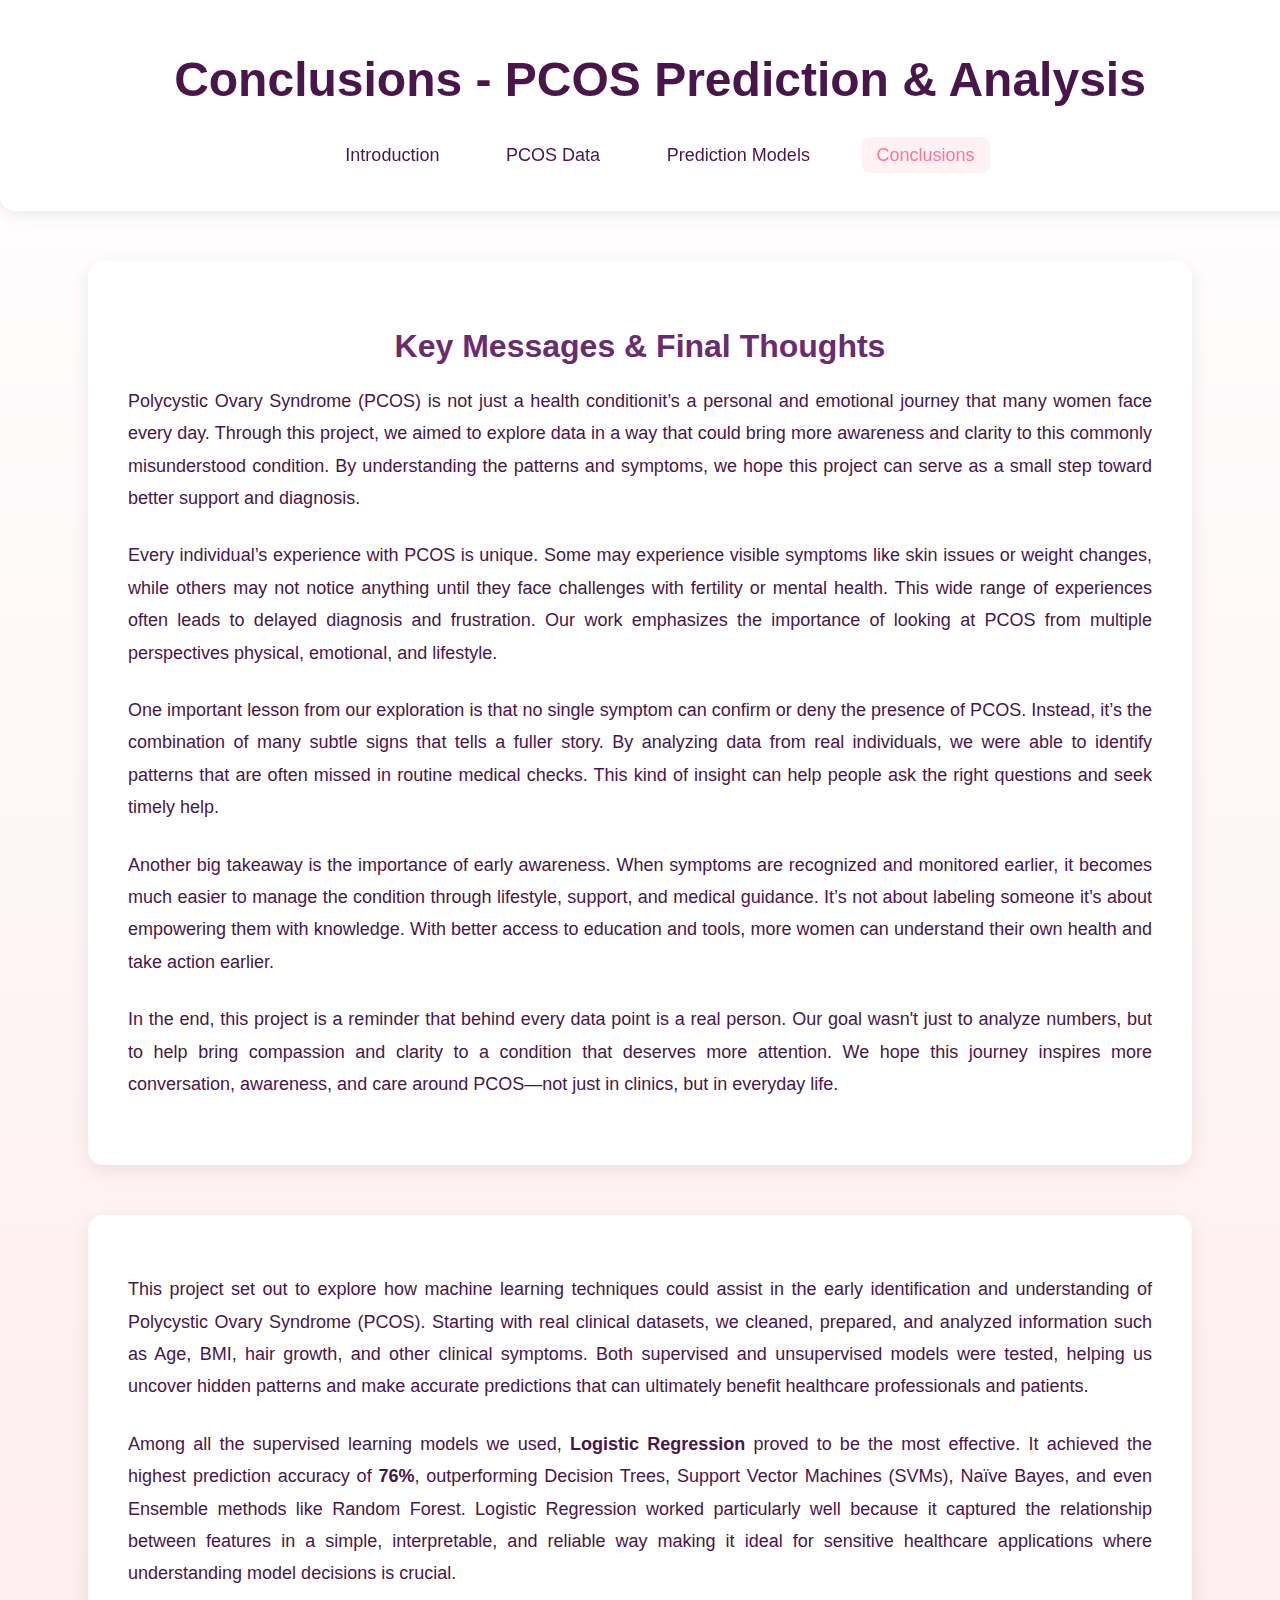
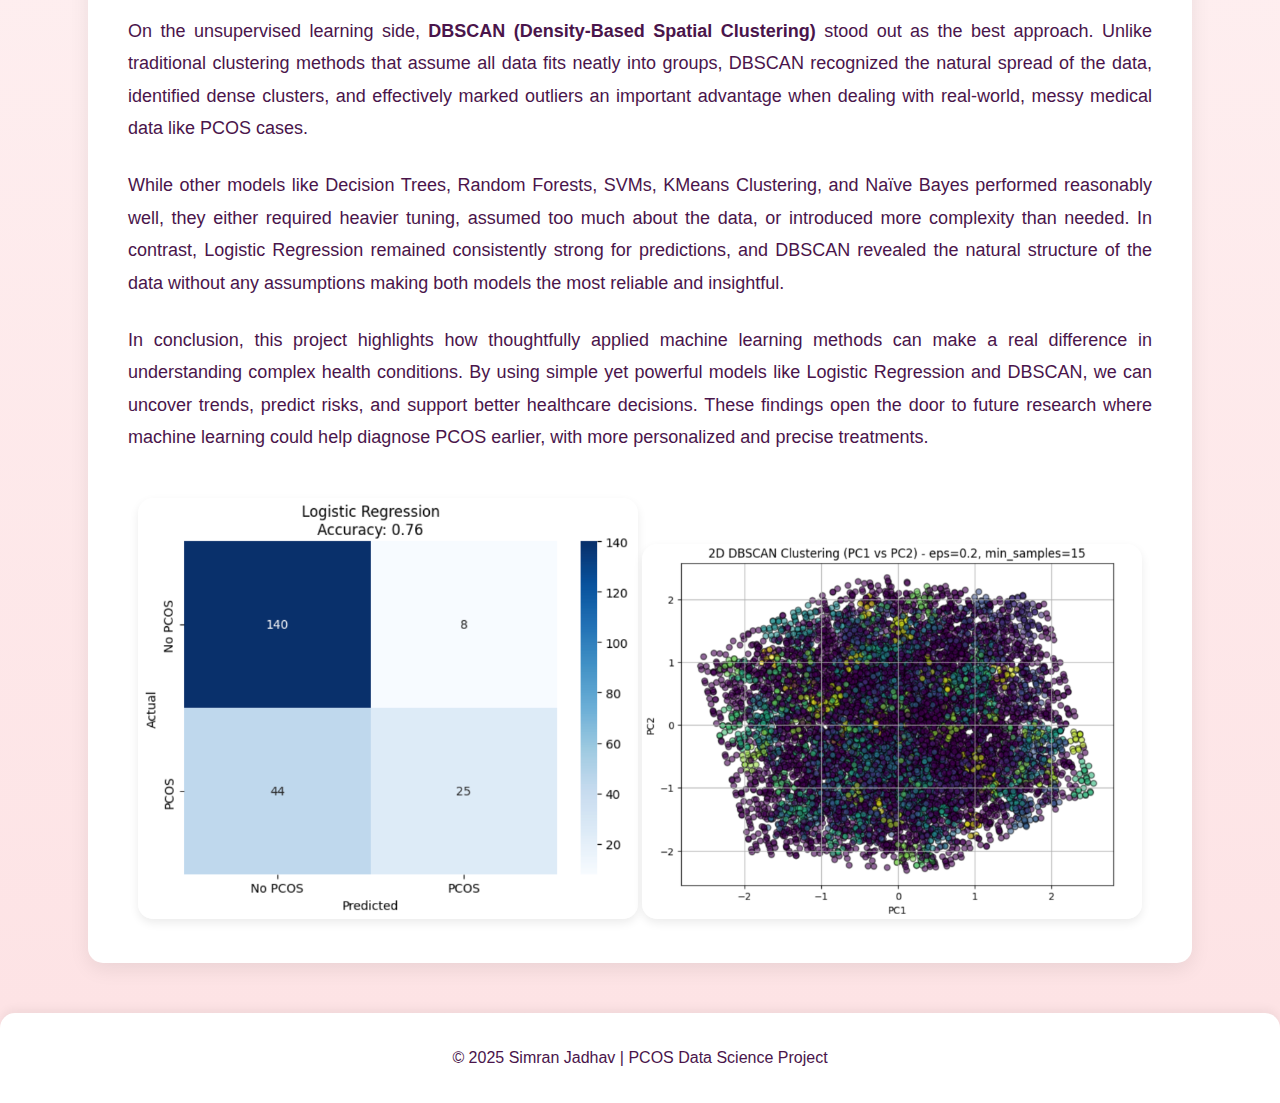
<file: Pages/conclusion.html>
<!DOCTYPE html>
<html lang="en">
<head>
    <meta charset="UTF-8">
    <meta name="viewport" content="width=device-width, initial-scale=1.0">
    <title>PCOS Project Conclusions</title>
    <link rel="stylesheet" href="../styles.css">
</head>
<body>

    <!-- Header -->
    <header>
        <h1>Conclusions - PCOS Prediction & Analysis</h1>
        <nav>
            <ul>
                <li><a href="introduction.html">Introduction</a></li>
                <li><a href="eda.html">PCOS Data</a></li>
                <li><a href="models.html">Prediction Models</a></li>
                <li><a href="conclusion.html" class="active">Conclusions</a></li>
            </ul>
        </nav>
    </header>

    <section class="content">
        <h2> Key Messages & Final Thoughts</h2>

        <p>
            Polycystic Ovary Syndrome (PCOS) is not just a health conditionit’s a personal and emotional journey that many women face every day. Through this project, we aimed to explore data in a way that could bring more awareness and clarity to this commonly misunderstood condition. By understanding the patterns and symptoms, we hope this project can serve as a small step toward better support and diagnosis.
        </p>

        <p>
            Every individual’s experience with PCOS is unique. Some may experience visible symptoms like skin issues or weight changes, while others may not notice anything until they face challenges with fertility or mental health. This wide range of experiences often leads to delayed diagnosis and frustration. Our work emphasizes the importance of looking at PCOS from multiple perspectives physical, emotional, and lifestyle.
        </p>

        <p>
            One important lesson from our exploration is that no single symptom can confirm or deny the presence of PCOS. Instead, it’s the combination of many subtle signs that tells a fuller story. By analyzing data from real individuals, we were able to identify patterns that are often missed in routine medical checks. This kind of insight can help people ask the right questions and seek timely help.
        </p>

        <p>
            Another big takeaway is the importance of early awareness. When symptoms are recognized and monitored earlier, it becomes much easier to manage the condition through lifestyle, support, and medical guidance. It’s not about labeling someone it’s about empowering them with knowledge. With better access to education and tools, more women can understand their own health and take action earlier.
        </p>

        <p>
            In the end, this project is a reminder that behind every data point is a real person. Our goal wasn't just to analyze numbers, but to help bring compassion and clarity to a condition that deserves more attention. We hope this journey inspires more conversation, awareness, and care around PCOS—not just in clinics, but in everyday life.
        </p>
      </section>

      <section class="content">
        <p>
          This project set out to explore how machine learning techniques could assist in the early identification and understanding of Polycystic Ovary Syndrome (PCOS). Starting with real clinical datasets, we cleaned, prepared, and analyzed information such as Age, BMI, hair growth, and other clinical symptoms. Both supervised and unsupervised models were tested, helping us uncover hidden patterns and make accurate predictions that can ultimately benefit healthcare professionals and patients.
        </p>
      
        <p>
          Among all the supervised learning models we used, <strong>Logistic Regression</strong> proved to be the most effective. It achieved the highest prediction accuracy of <strong>76%</strong>, outperforming Decision Trees, Support Vector Machines (SVMs), Naïve Bayes, and even Ensemble methods like Random Forest. Logistic Regression worked particularly well because it captured the relationship between features in a simple, interpretable, and reliable way  making it ideal for sensitive healthcare applications where understanding model decisions is crucial.
        </p>
      
        <p>
          On the unsupervised learning side, <strong>DBSCAN (Density-Based Spatial Clustering)</strong> stood out as the best approach. Unlike traditional clustering methods that assume all data fits neatly into groups, DBSCAN recognized the natural spread of the data, identified dense clusters, and effectively marked outliers  an important advantage when dealing with real-world, messy medical data like PCOS cases.
        </p>
      
        <p>
          While other models like Decision Trees, Random Forests, SVMs, KMeans Clustering, and Naïve Bayes performed reasonably well, they either required heavier tuning, assumed too much about the data, or introduced more complexity than needed. In contrast, Logistic Regression remained consistently strong for predictions, and DBSCAN revealed the natural structure of the data without any assumptions  making both models the most reliable and insightful.
        </p>
      
        <p>
          In conclusion, this project highlights how thoughtfully applied machine learning methods can make a real difference in understanding complex health conditions. By using simple yet powerful models like Logistic Regression and DBSCAN, we can uncover trends, predict risks, and support better healthcare decisions. These findings open the door to future research where machine learning could help diagnose PCOS earlier, with more personalized and precise treatments.
        </p>
      
        <div class="image-container-conclusion">
          <img src="../assests/LR_Confusion.png" alt="Logistic Regression Performance" class="conclusion-image">
          <img src="../assests/DBSCAN_2d.png" alt="DBSCAN Clustering Visualization" class="conclusion-image">
        </div>
      </section>
      
      
    <!-- Footer -->
    <footer>
        <p>© 2025 Simran Jadhav | PCOS Data Science Project</p>
    </footer>

</body>
</html>
</file>
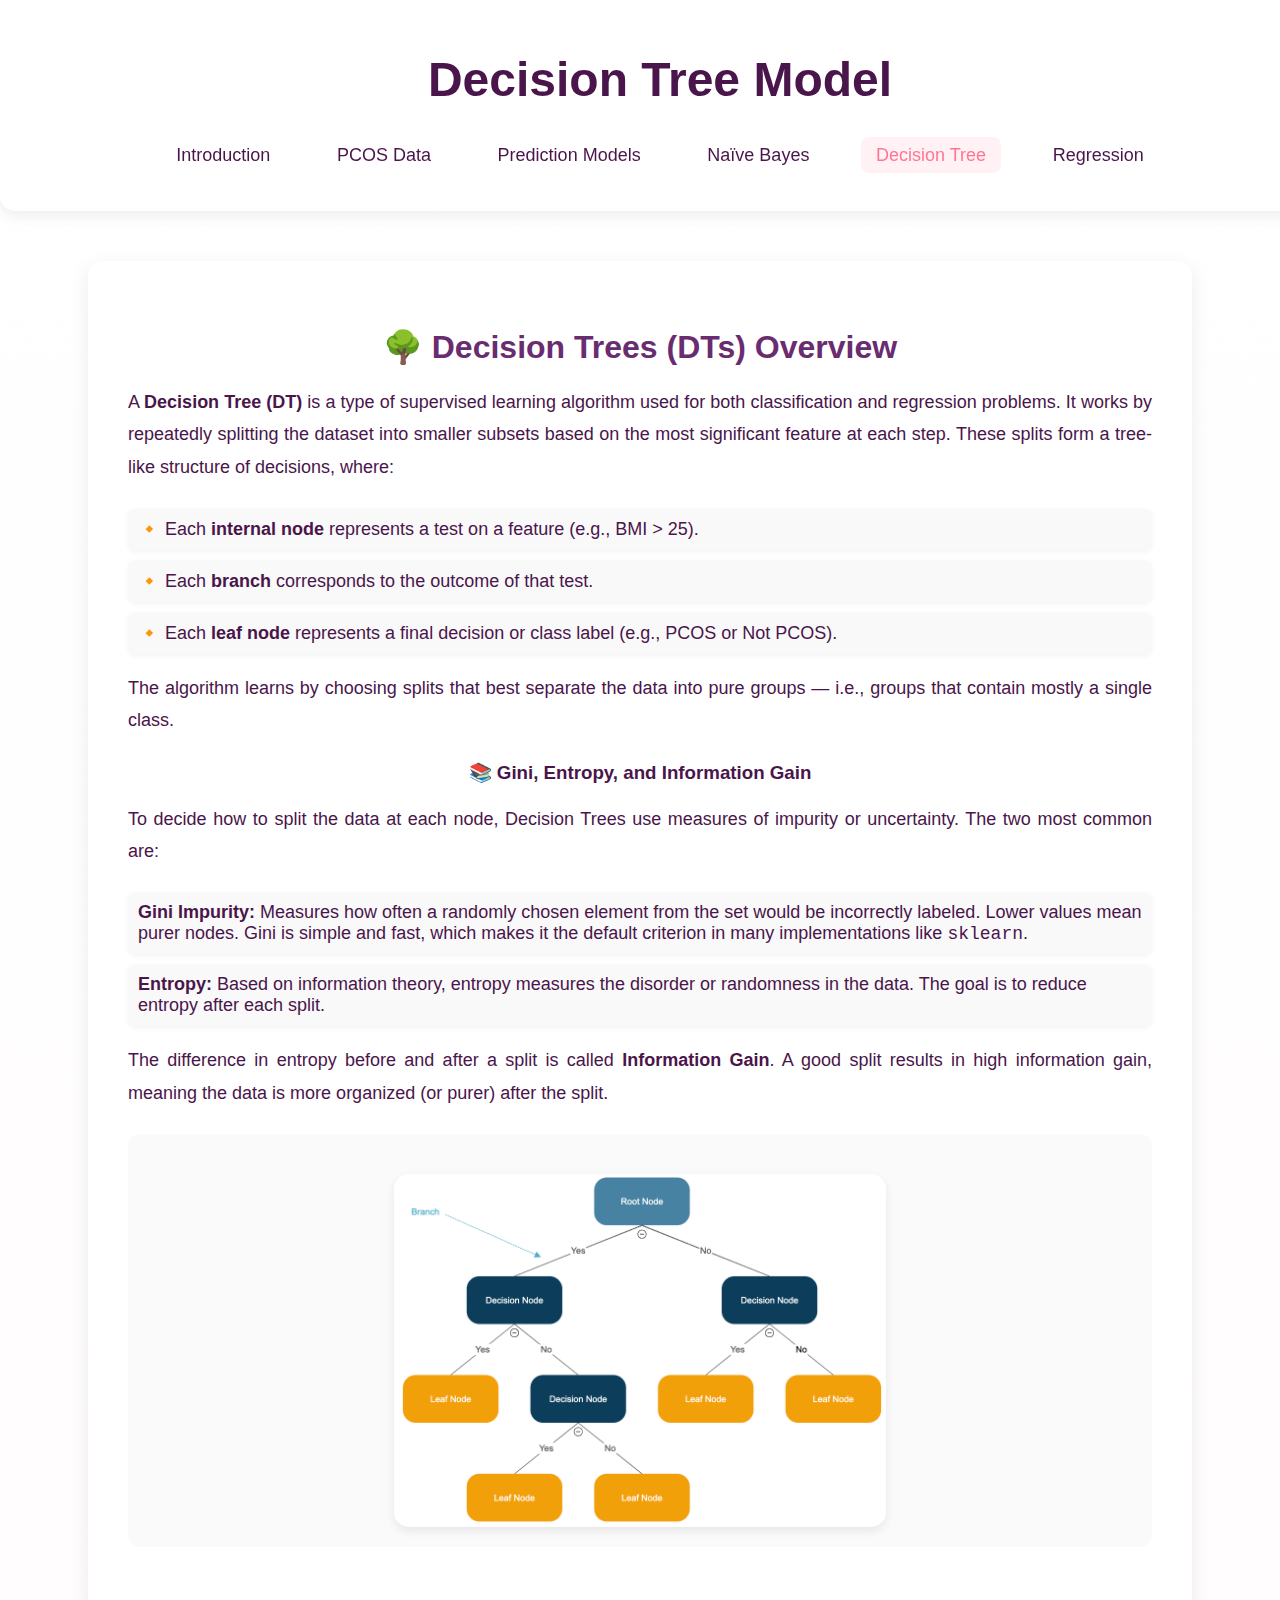
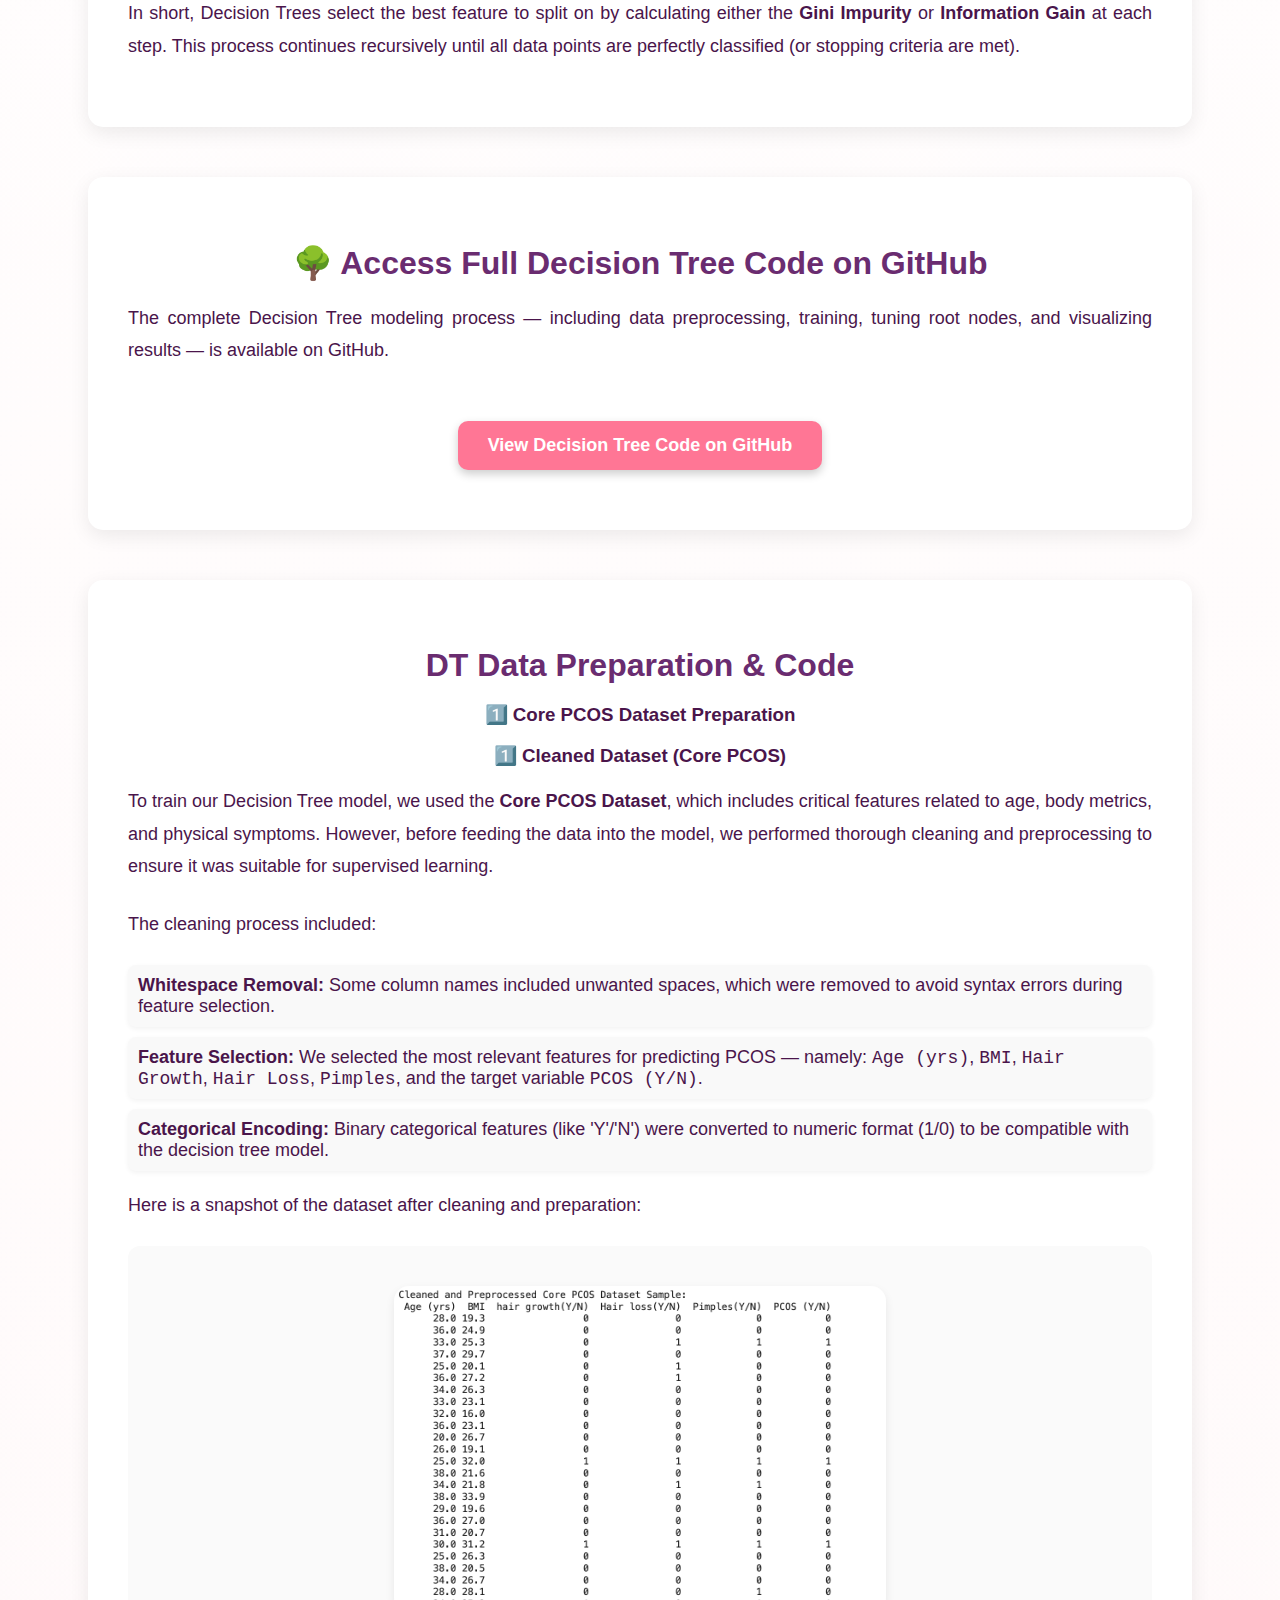
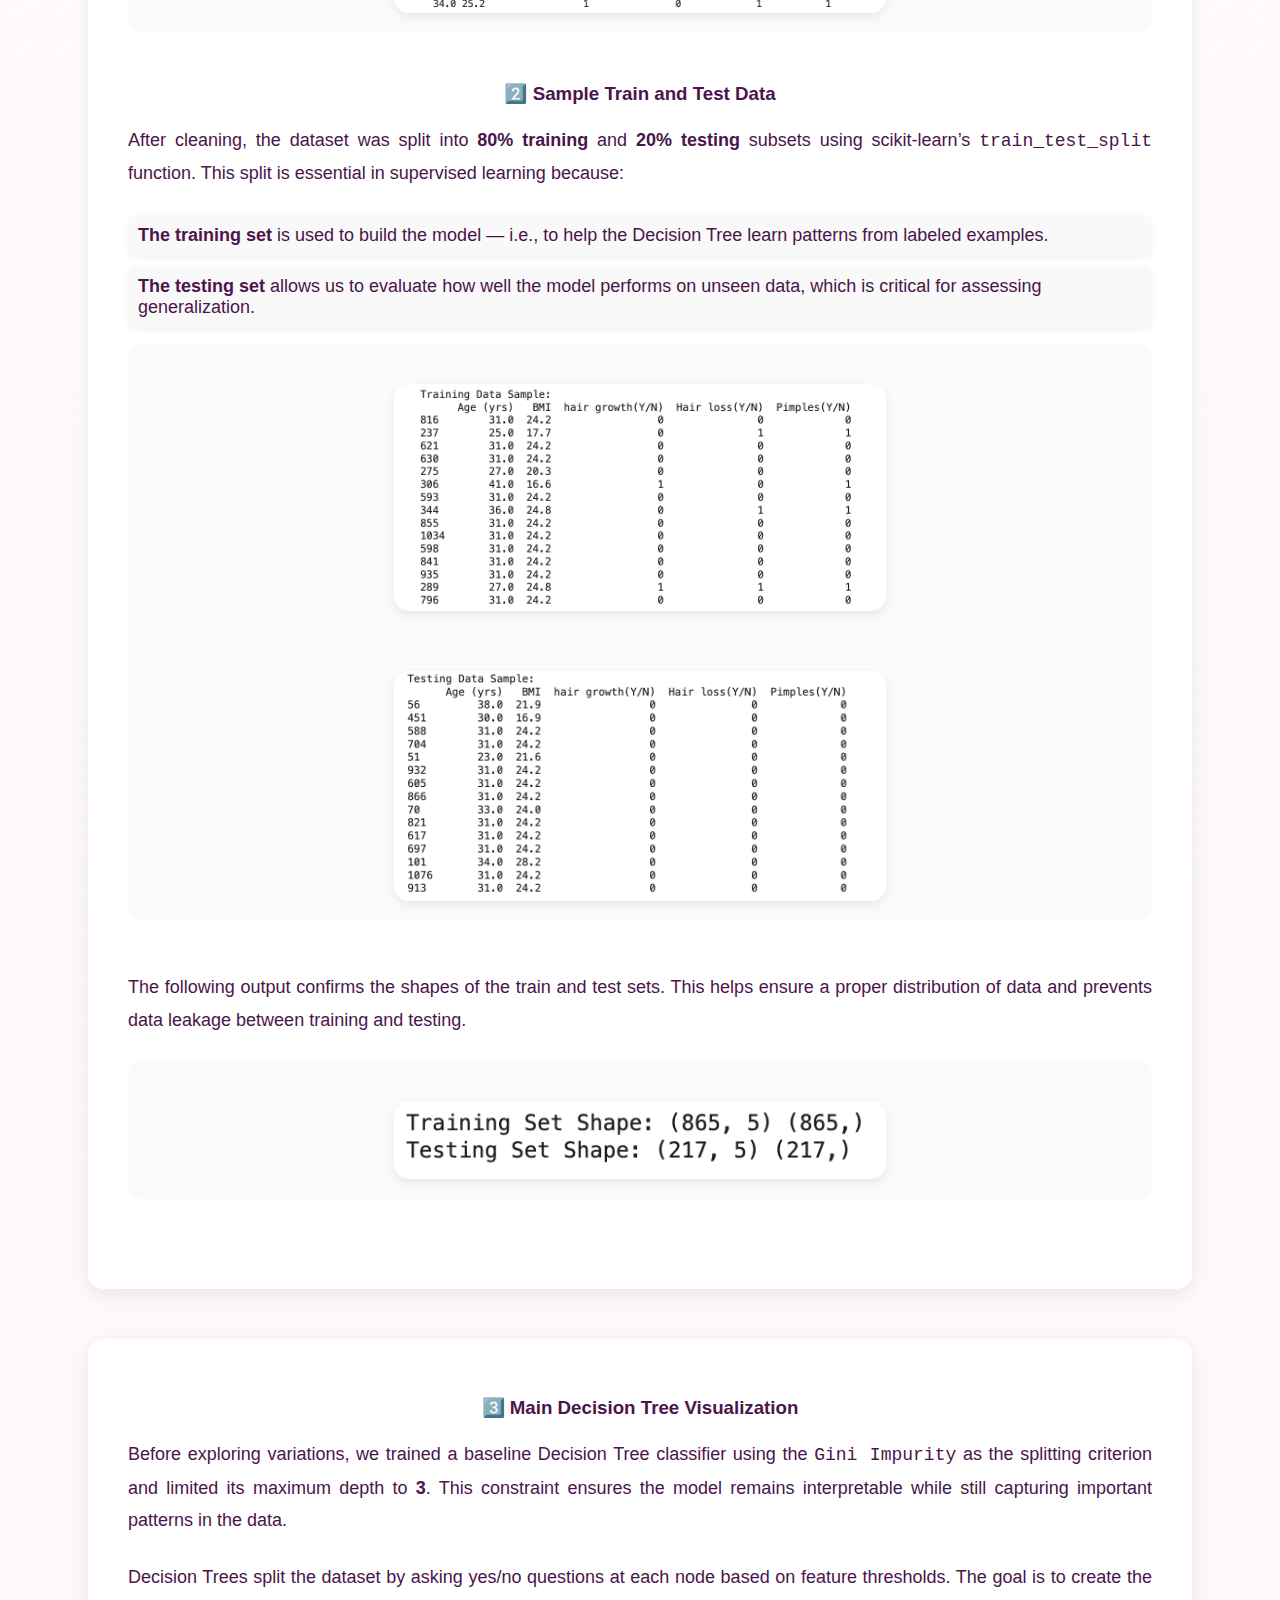
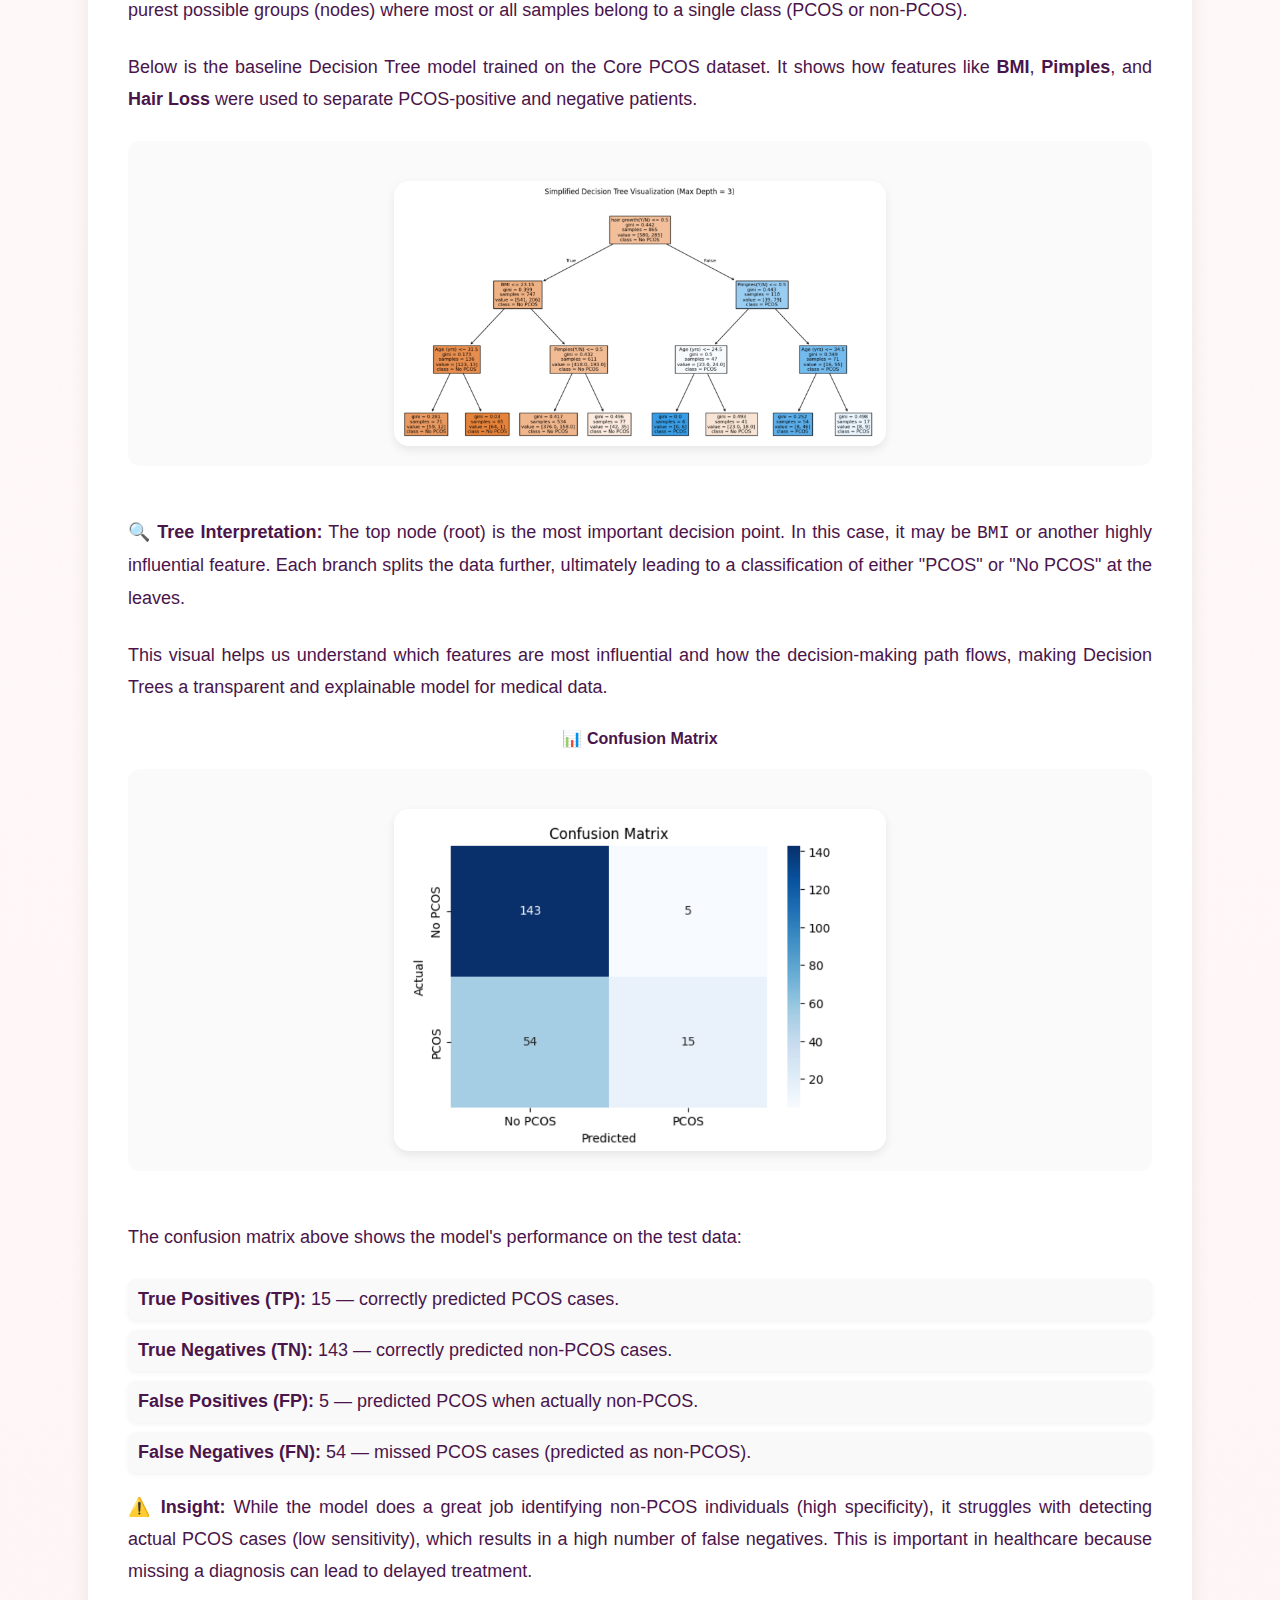
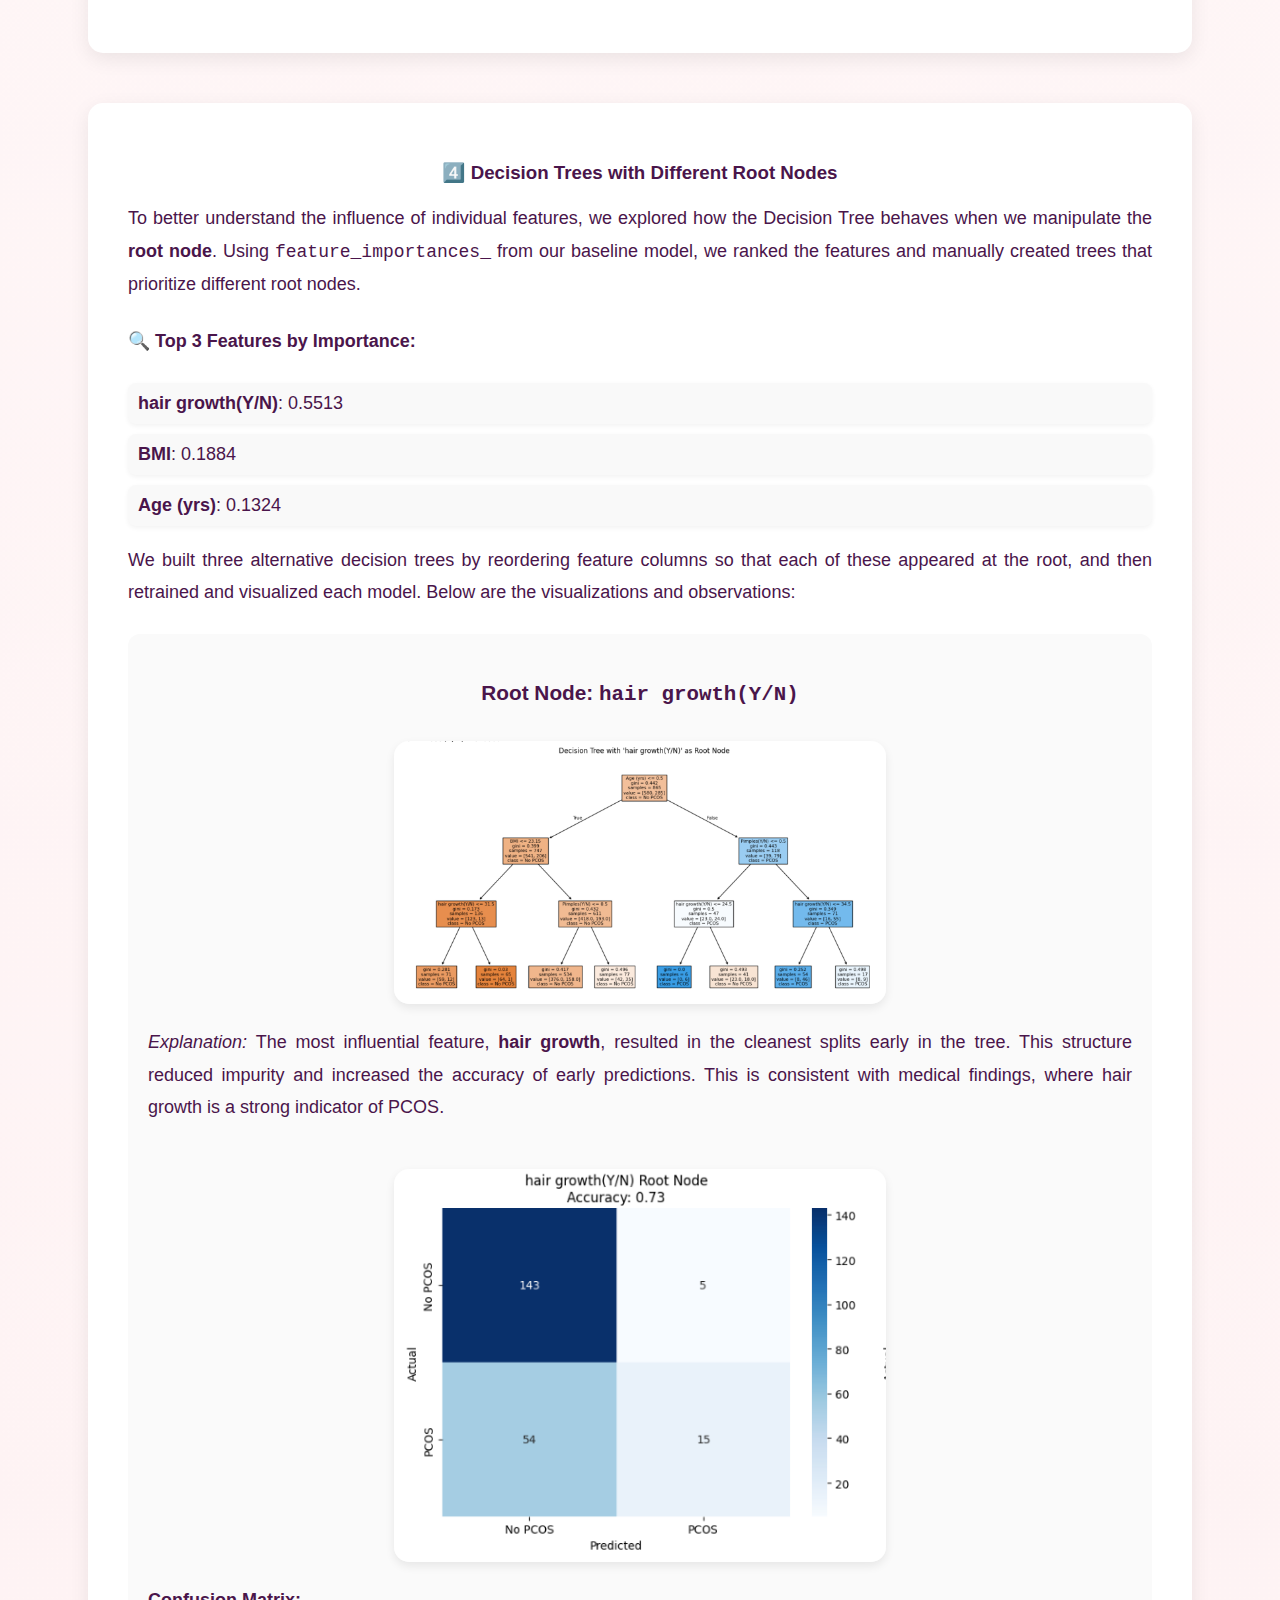
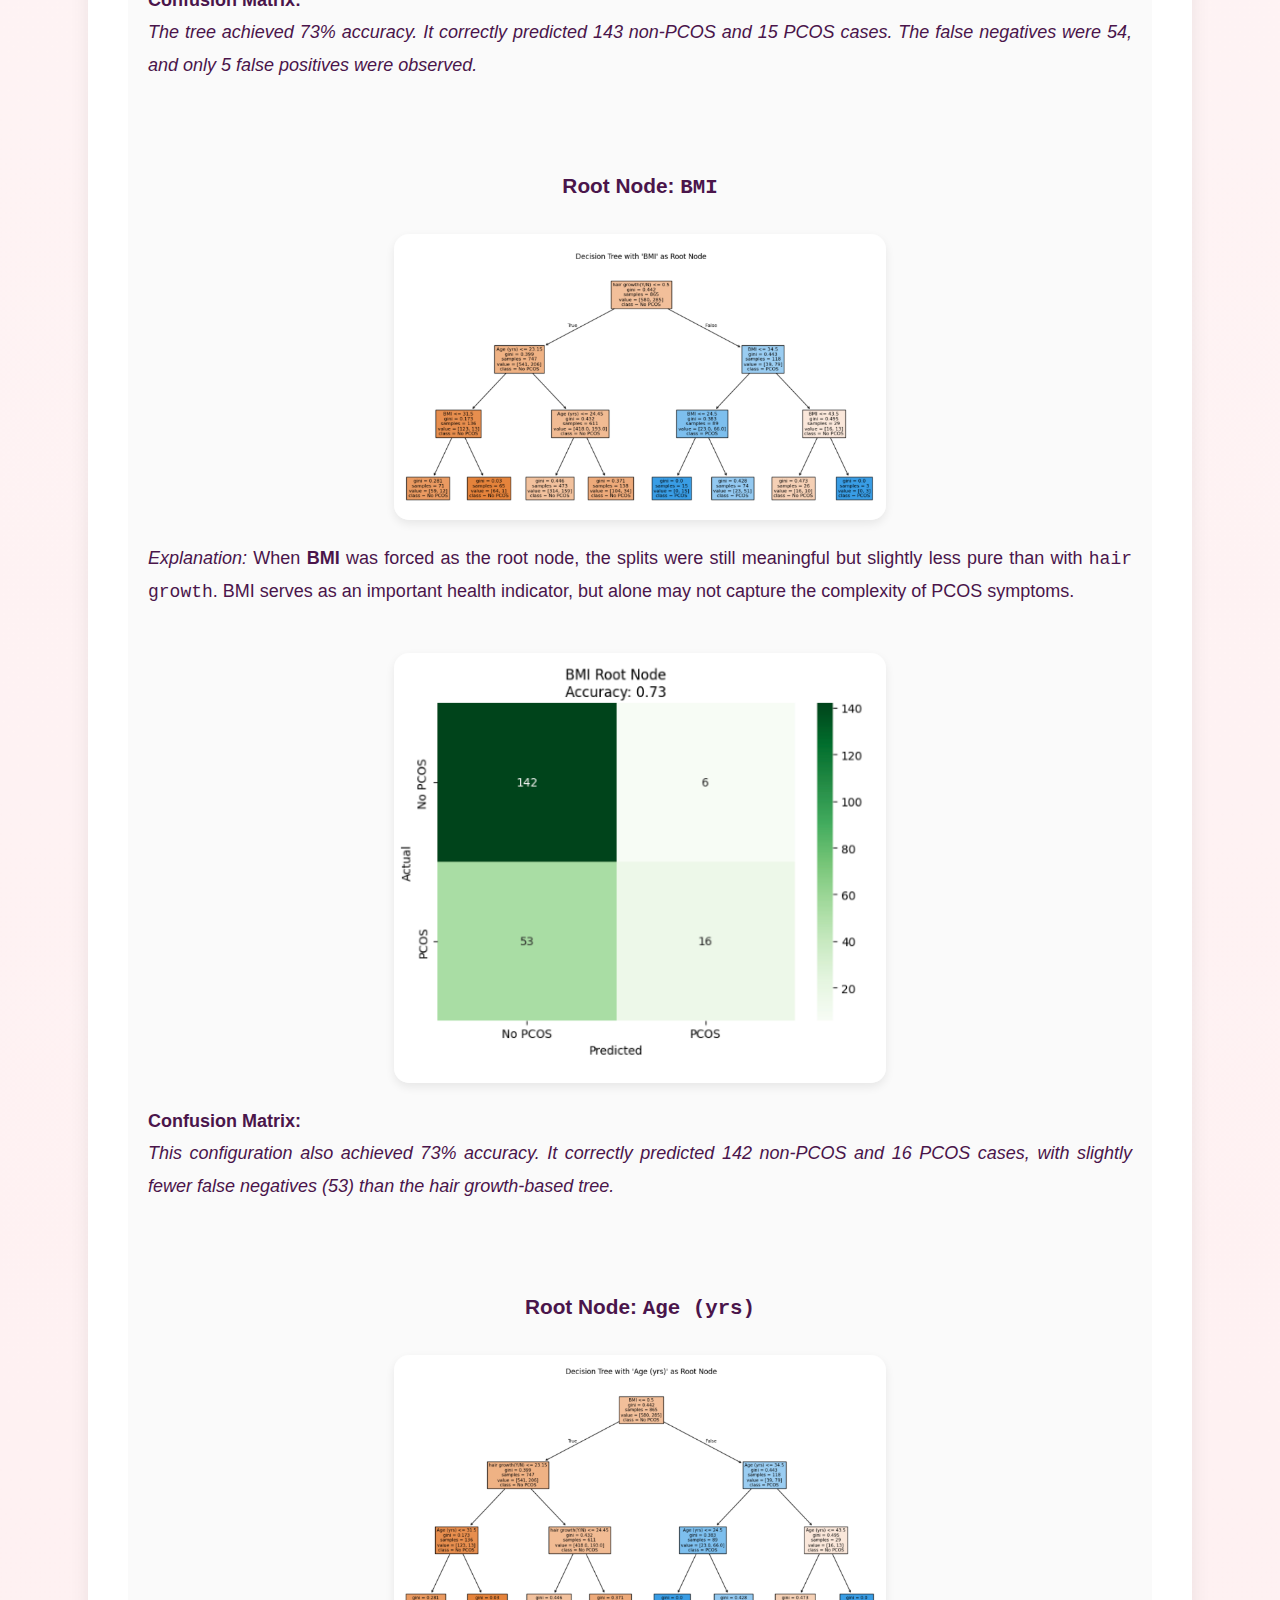
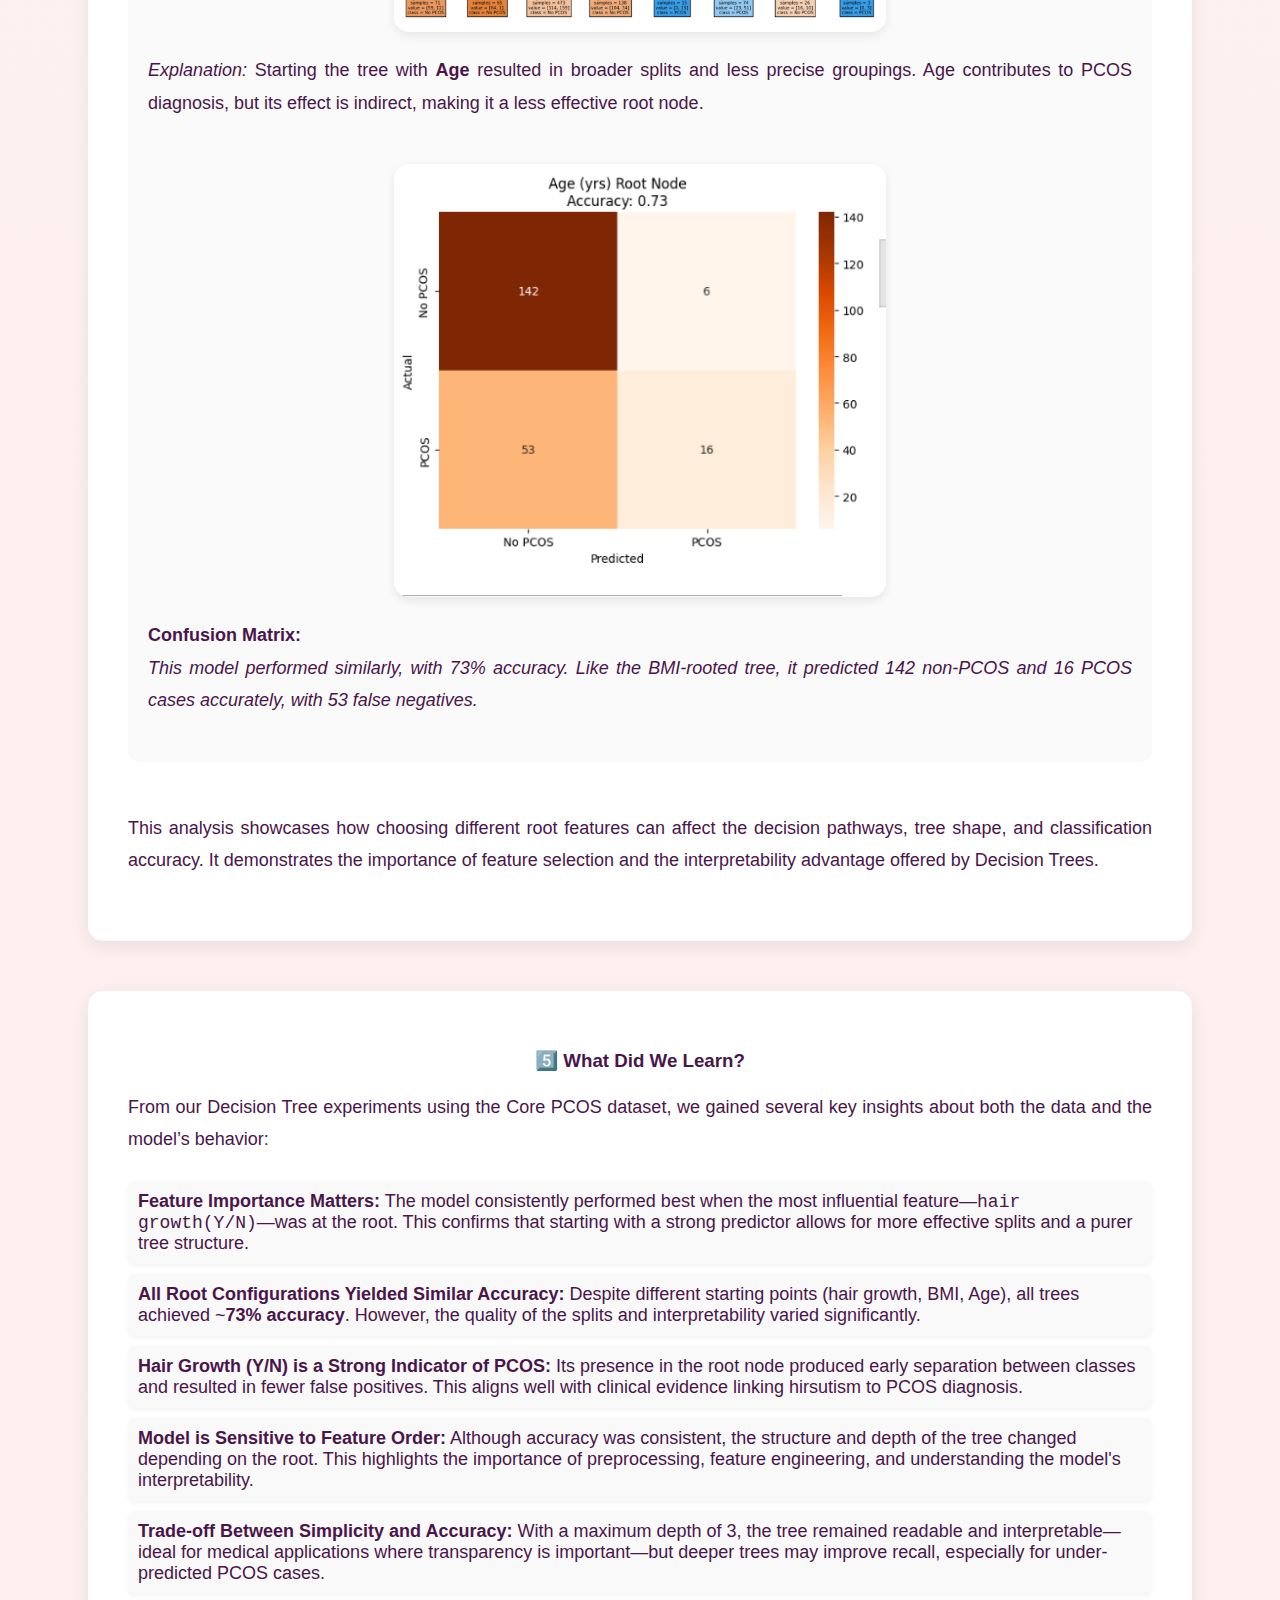
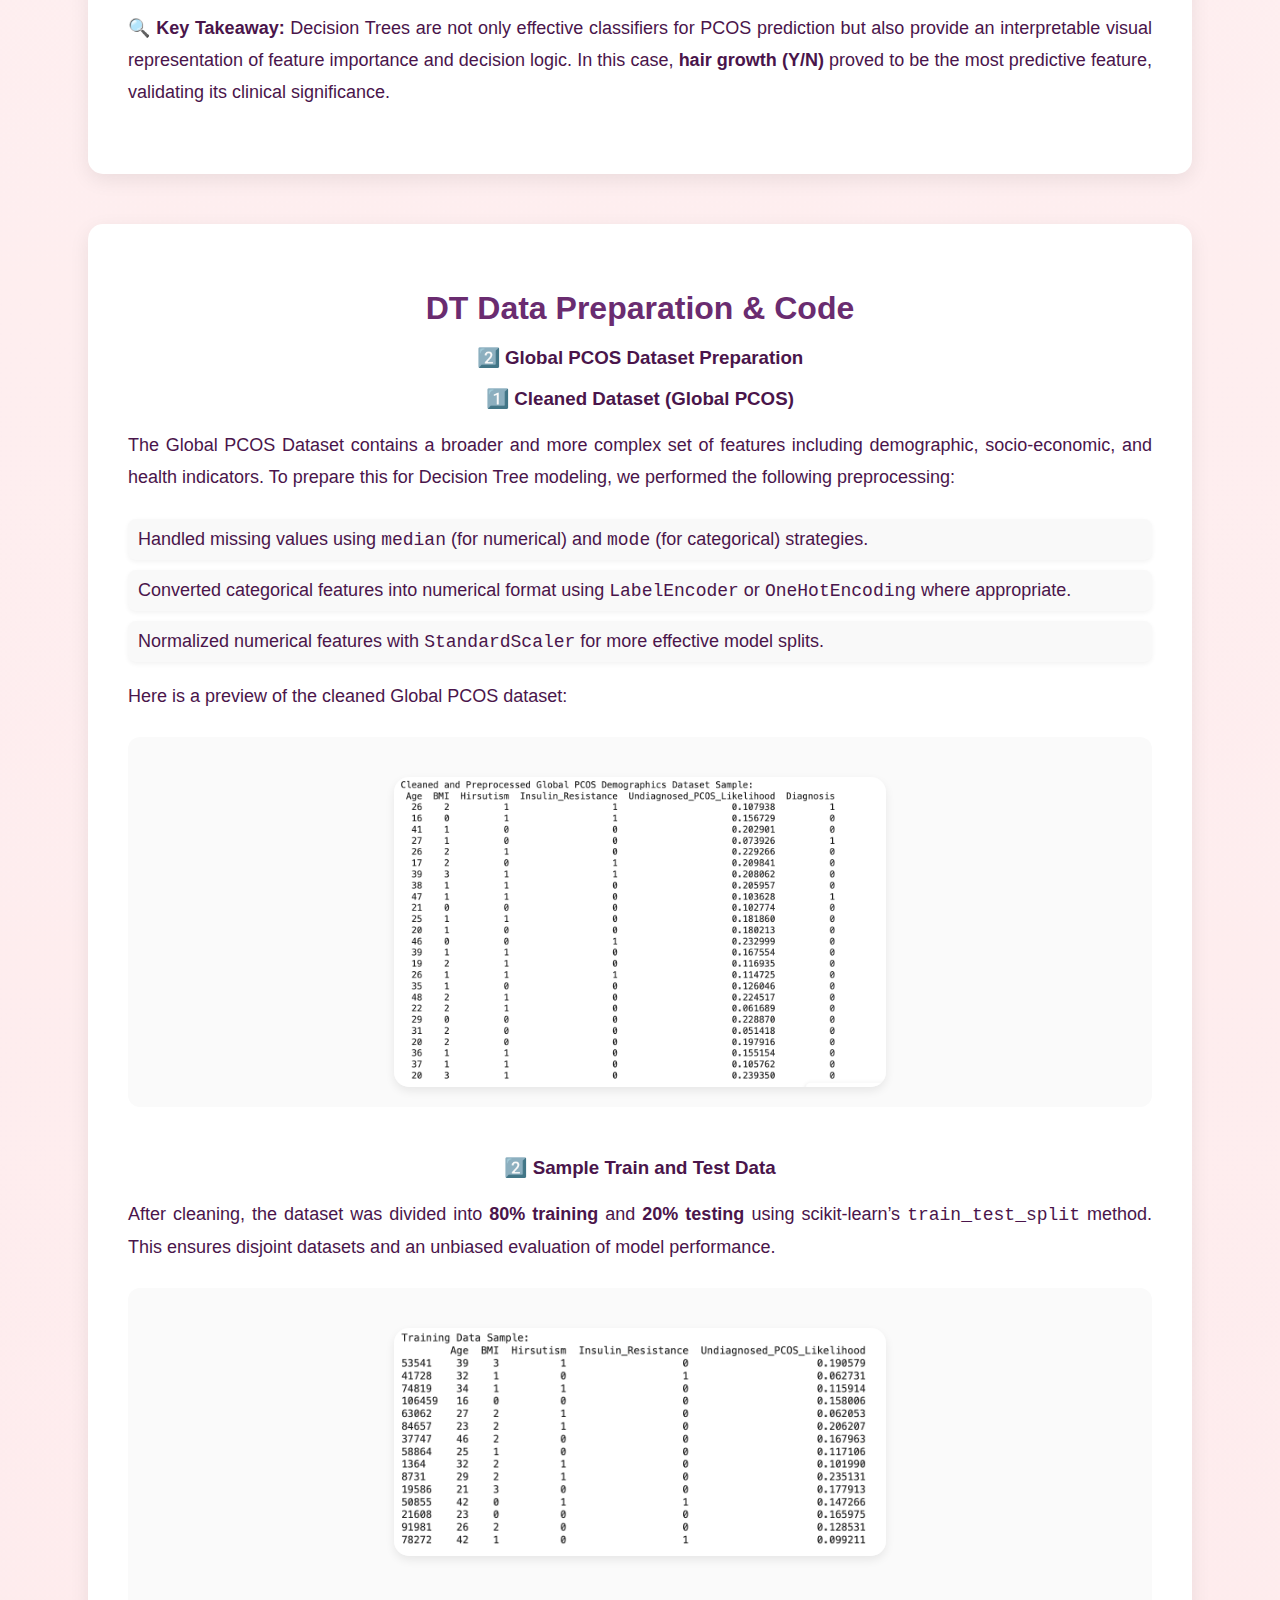
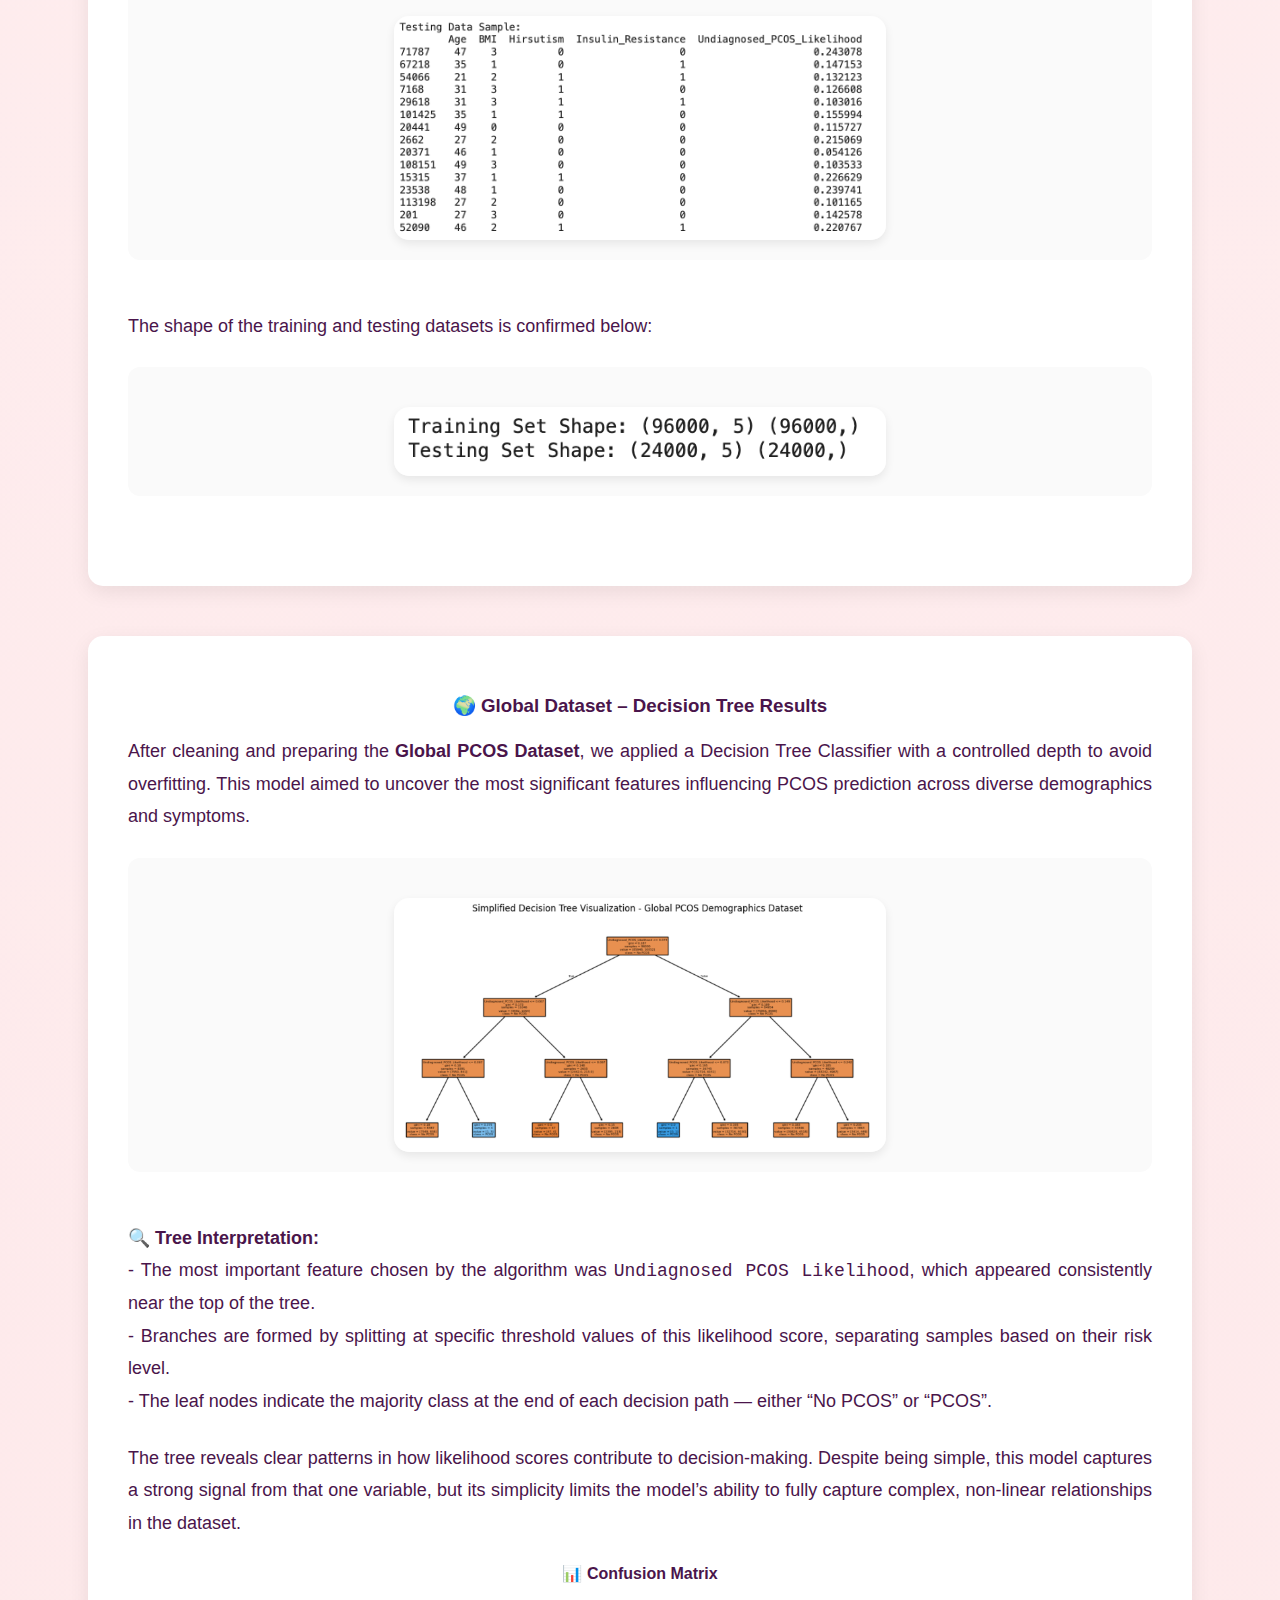
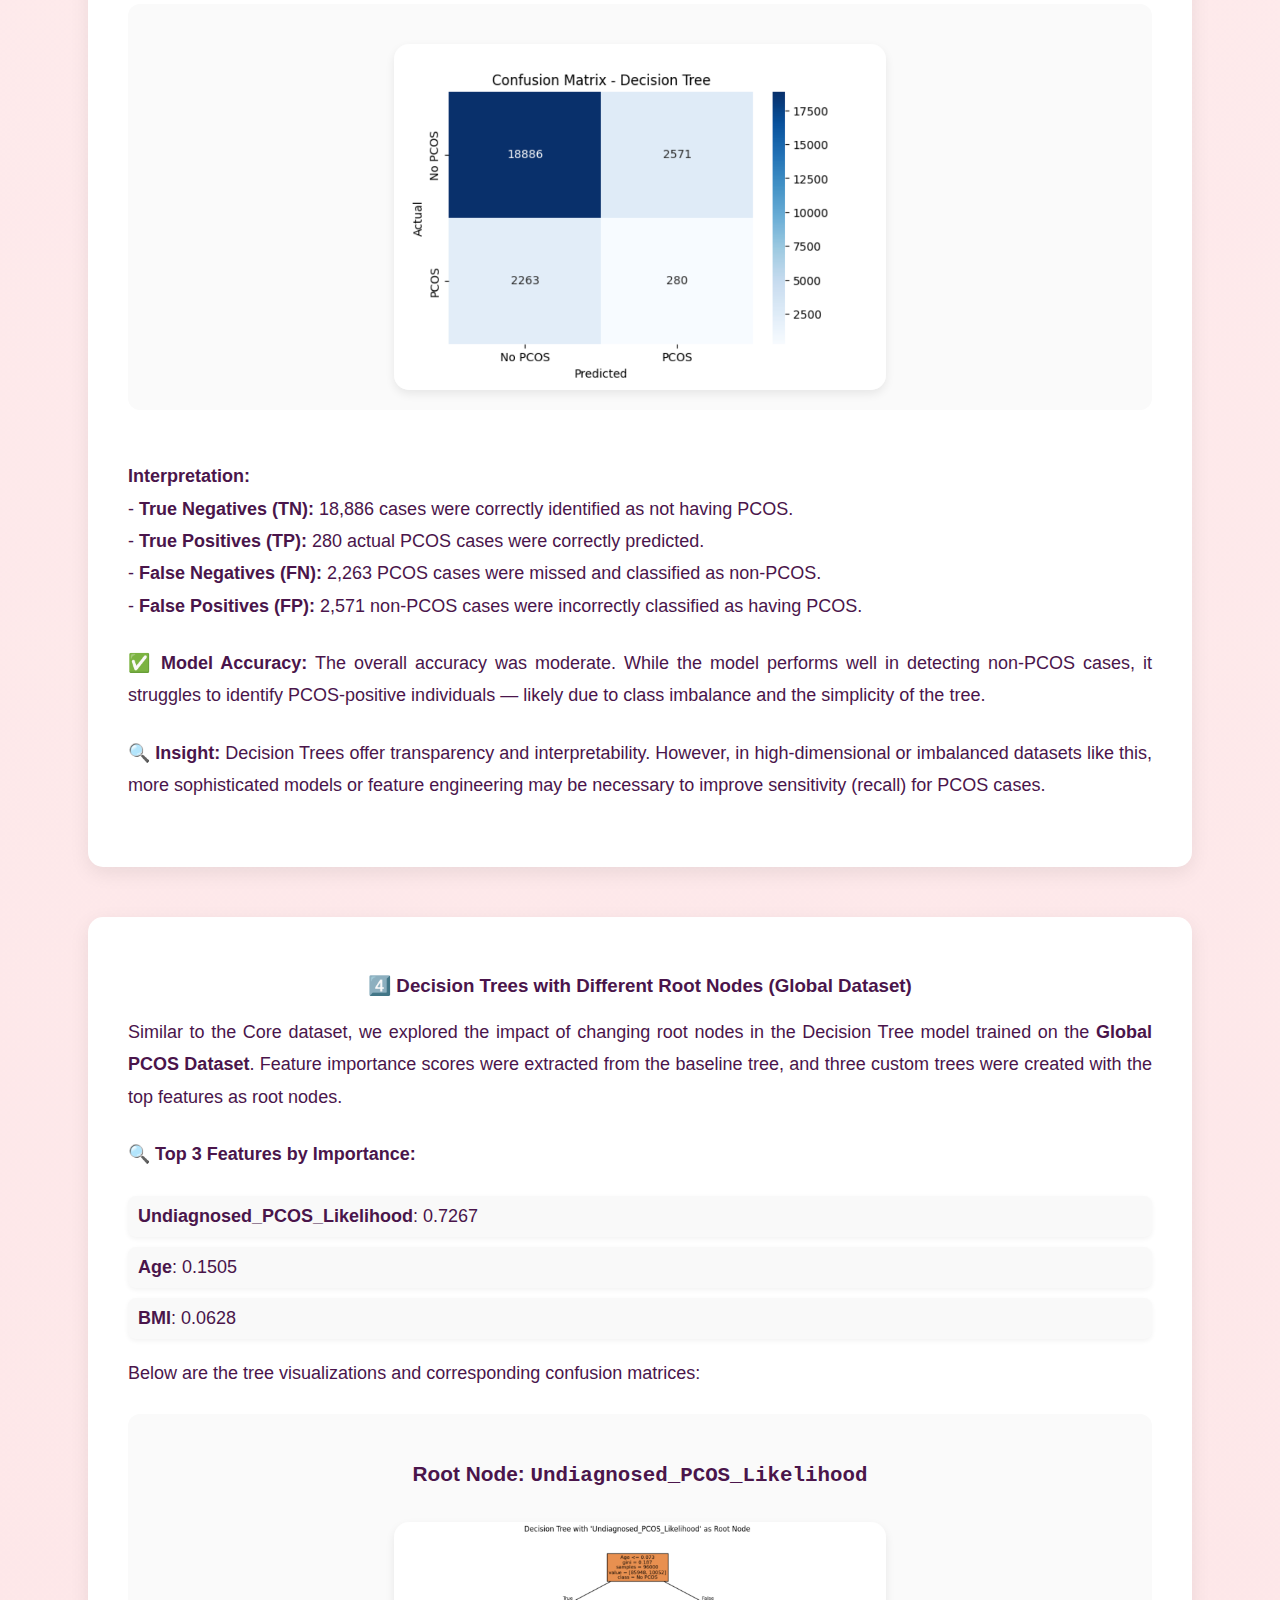
<file: Pages/decision_tree.html>
<!DOCTYPE html>
<html lang="en">
<head>
    <meta charset="UTF-8">
    <meta name="viewport" content="width=device-width, initial-scale=1.0">
    <title>Decision Tree Model</title>
    <link rel="stylesheet" href="../styles.css">
</head>
<body>

    <!-- Header -->
    <header>
        <h1>Decision Tree Model</h1>
        <nav>
            <ul>
                <li><a href="introduction.html">Introduction</a></li>
                <li><a href="eda.html">PCOS Data</a></li>
                <li><a href="models.html">Prediction Models</a></li>
                <li><a href="naive_bayes.html">Naïve Bayes</a></li>
                <li><a href="decision_tree.html" class="active">Decision Tree</a></li>
                <li><a href="regression.html">Regression</a></li>
            </ul>
        </nav>
    </header>

    <!-- Content -->
    <section class="content">
        <h2>🌳 Decision Trees (DTs) Overview</h2>
        <p>
            A <strong>Decision Tree (DT)</strong> is a type of supervised learning algorithm used for both classification and regression problems. It works by repeatedly splitting the dataset into smaller subsets based on the most significant feature at each step. These splits form a tree-like structure of decisions, where:
        </p>
        <ul>
            <li>🔸 Each <strong>internal node</strong> represents a test on a feature (e.g., BMI &gt; 25).</li>
            <li>🔸 Each <strong>branch</strong> corresponds to the outcome of that test.</li>
            <li>🔸 Each <strong>leaf node</strong> represents a final decision or class label (e.g., PCOS or Not PCOS).</li>
        </ul>
    
        <p>
            The algorithm learns by choosing splits that best separate the data into pure groups — i.e., groups that contain mostly a single class.
        </p>
    
        <h3>📚 Gini, Entropy, and Information Gain</h3>
        <p>
            To decide how to split the data at each node, Decision Trees use measures of impurity or uncertainty. The two most common are:
        </p>
    
        <ul>
            <li>
                <strong>Gini Impurity:</strong> Measures how often a randomly chosen element from the set would be incorrectly labeled. Lower values mean purer nodes. Gini is simple and fast, which makes it the default criterion in many implementations like <code>sklearn</code>.
            </li>
            <li>
                <strong>Entropy:</strong> Based on information theory, entropy measures the disorder or randomness in the data. The goal is to reduce entropy after each split.
            </li>
        </ul>
    
        <p>
            The difference in entropy before and after a split is called <strong>Information Gain</strong>. A good split results in high information gain, meaning the data is more organized (or purer) after the split.
        </p>
    
        <div class="image-container">
            <img src="../assests/decsion_tree.png" alt="Gini vs Entropy in Decision Trees" class="decision-image">
        </div>
    
        <p>
            In short, Decision Trees select the best feature to split on by calculating either the <strong>Gini Impurity</strong> or <strong>Information Gain</strong> at each step. This process continues recursively until all data points are perfectly classified (or stopping criteria are met).
        </p>
    </section>

    <section class="content">
        <h2>🌳 Access Full Decision Tree Code on GitHub</h2>
        <p>The complete Decision Tree modeling process — including data preprocessing, training, tuning root nodes, and visualizing results — is available on GitHub.</p>
        <a href="https://github.com/Simrann020/PCOS/blob/master/Model/Decision_Tree.ipynb" target="_blank" class="github-button">View Decision Tree Code on GitHub</a>
    </section>
    
    

    <section class="content">
        <h2>DT Data Preparation & Code</h2>
        <h3>1️⃣ Core PCOS Dataset Preparation</h3>
    
        <h3>1️⃣ Cleaned Dataset (Core PCOS)</h3>
        <p>
            To train our Decision Tree model, we used the <strong>Core PCOS Dataset</strong>, which includes critical features related to age, body metrics, and physical symptoms. However, before feeding the data into the model, we performed thorough cleaning and preprocessing to ensure it was suitable for supervised learning.
        </p>
        <p>
            The cleaning process included:
        </p>
        <ul>
            <li><strong>Whitespace Removal:</strong> Some column names included unwanted spaces, which were removed to avoid syntax errors during feature selection.</li>
            <li><strong>Feature Selection:</strong> We selected the most relevant features for predicting PCOS — namely:
                <code>Age (yrs)</code>, <code>BMI</code>, <code>Hair Growth</code>, <code>Hair Loss</code>, <code>Pimples</code>, and the target variable <code>PCOS (Y/N)</code>.
            </li>
            <li><strong>Categorical Encoding:</strong> Binary categorical features (like 'Y'/'N') were converted to numeric format (1/0) to be compatible with the decision tree model.</li>
        </ul>
    
        <p>Here is a snapshot of the dataset after cleaning and preparation:</p>
        <div class="image-container">
            <img src="../assests/DT_core_clean.png" alt="Cleaned Core PCOS Dataset for DT" class="decision-image">
        </div>
    
        <h3>2️⃣ Sample Train and Test Data</h3>
        <p>
            After cleaning, the dataset was split into <strong>80% training</strong> and <strong>20% testing</strong> subsets using scikit-learn’s <code>train_test_split</code> function.
            This split is essential in supervised learning because:
        </p>
        <ul>
            <li><strong>The training set</strong> is used to build the model — i.e., to help the Decision Tree learn patterns from labeled examples.</li>
            <li><strong>The testing set</strong> allows us to evaluate how well the model performs on unseen data, which is critical for assessing generalization.</li>
        </ul>
    
        <div class="image-container">
            <img src="../assests/DT_core_train.png" alt="DT Train Data Sample" class="decision-image">
            <img src="../assests/DT_core_test.png" alt="DT Test Data Sample" class="decision-image">
        </div>
    
        <p>
            The following output confirms the shapes of the train and test sets. This helps ensure a proper distribution of data and prevents data leakage between training and testing.
        </p>
        <div class="image-container">
            <img src="../assests/DT_core_split.png" alt="Train/Test Split Shape for Decision Tree" class="decision-image">
        </div>
    
    </section>
    
    <section class="content">
        <h3>3️⃣ Main Decision Tree Visualization</h3>
        <p>
            Before exploring variations, we trained a baseline Decision Tree classifier using the <code>Gini Impurity</code> as the splitting criterion 
            and limited its maximum depth to <strong>3</strong>. This constraint ensures the model remains interpretable while still capturing 
            important patterns in the data.
        </p>
        
        <p>
            Decision Trees split the dataset by asking yes/no questions at each node based on feature thresholds. The goal is to create the purest possible groups (nodes) 
            where most or all samples belong to a single class (PCOS or non-PCOS).
        </p>
    
        <p>
            Below is the baseline Decision Tree model trained on the Core PCOS dataset. It shows how features like <strong>BMI</strong>, 
            <strong>Pimples</strong>, and <strong>Hair Loss</strong> were used to separate PCOS-positive and negative patients.
        </p>
    
        <div class="image-container">
            <img src="../assests/DT_core.png" alt="Main Decision Tree Visualization" class="decision-image">
        </div>
    
        <p>
            🔍 <strong>Tree Interpretation:</strong> The top node (root) is the most important decision point. In this case, it may be <code>BMI</code> or another 
            highly influential feature. Each branch splits the data further, ultimately leading to a classification of either "PCOS" or "No PCOS" at the leaves.
        </p>
    
        <p>
            This visual helps us understand which features are most influential and how the decision-making path flows, making Decision Trees a transparent and explainable model for medical data.
        </p>
    
        <h4>📊 Confusion Matrix</h4>
        <div class="image-container">
            <img src="../assests/DT_core_confusion.png" alt="Decision Tree Confusion Matrix" class="decision-image">
        </div>
        <p>
            The confusion matrix above shows the model's performance on the test data:
        </p>
        <ul>
            <li><strong>True Positives (TP):</strong> 15 — correctly predicted PCOS cases.</li>
            <li><strong>True Negatives (TN):</strong> 143 — correctly predicted non-PCOS cases.</li>
            <li><strong>False Positives (FP):</strong> 5 — predicted PCOS when actually non-PCOS.</li>
            <li><strong>False Negatives (FN):</strong> 54 — missed PCOS cases (predicted as non-PCOS).</li>
        </ul>
        <p>
            ⚠️ <strong>Insight:</strong> While the model does a great job identifying non-PCOS individuals (high specificity), it struggles with detecting actual PCOS cases (low sensitivity), which results in a high number of false negatives.
            This is important in healthcare because missing a diagnosis can lead to delayed treatment.
        </p>
    </section>
    
    <section class="content">
        <h3>4️⃣ Decision Trees with Different Root Nodes</h3>
    
        <p>
            To better understand the influence of individual features, we explored how the Decision Tree behaves when we manipulate the <strong>root node</strong>. 
            Using <code>feature_importances_</code> from our baseline model, we ranked the features and manually created trees that prioritize different root nodes.
        </p>
    
        <p>
            🔍 <strong>Top 3 Features by Importance:</strong>
        </p>
        <ul>
            <li><strong>hair growth(Y/N)</strong>: 0.5513</li>
            <li><strong>BMI</strong>: 0.1884</li>
            <li><strong>Age (yrs)</strong>: 0.1324</li>
        </ul>
    
        <p>
            We built three alternative decision trees by reordering feature columns so that each of these appeared at the root, and then retrained and visualized each model. Below are the visualizations and observations:
        </p>
    
        <div class="image-container">
            <div>
                <h4>Root Node: <code>hair growth(Y/N)</code></h4>
                <img src="../assests/DT_Core_Hair .png" alt="Tree with hair growth as root" class="decision-image">
                <p><em>Explanation:</em> The most influential feature, <strong>hair growth</strong>, resulted in the cleanest splits early in the tree. 
                This structure reduced impurity and increased the accuracy of early predictions. This is consistent with medical findings, where hair growth is a strong indicator of PCOS.</p>
                <img src="../assests/confusion_core_Hair.png" alt="Confusion Matrix - Hair Growth Root" class="decision-image">
                <p><strong>Confusion Matrix:</strong> <br>
                <em>The tree achieved 73% accuracy. It correctly predicted 143 non-PCOS and 15 PCOS cases. The false negatives were 54, and only 5 false positives were observed.</em></p>
            </div>
    
            <div>
                <h4>Root Node: <code>BMI</code></h4>
                <img src="../assests/DT_Core_BMI.png" alt="Tree with BMI as root" class="decision-image">
                <p><em>Explanation:</em> When <strong>BMI</strong> was forced as the root node, the splits were still meaningful but slightly less pure than with <code>hair growth</code>. 
                BMI serves as an important health indicator, but alone may not capture the complexity of PCOS symptoms.</p>
                <img src="../assests/confusion_core_BMI.png" alt="Confusion Matrix - BMI Root" class="decision-image">
                <p><strong>Confusion Matrix:</strong> <br>
                <em>This configuration also achieved 73% accuracy. It correctly predicted 142 non-PCOS and 16 PCOS cases, with slightly fewer false negatives (53) than the hair growth-based tree.</em></p>
            </div>
    
            <div>
                <h4>Root Node: <code>Age (yrs)</code></h4>
                <img src="../assests/DT_Core_Age.png" alt="Tree with Age as root" class="decision-image">
                <p><em>Explanation:</em> Starting the tree with <strong>Age</strong> resulted in broader splits and less precise groupings. 
                Age contributes to PCOS diagnosis, but its effect is indirect, making it a less effective root node.</p>
                <img src="../assests/confusion_core_Age.png" alt="Confusion Matrix - Age Root" class="decision-image">
                <p><strong>Confusion Matrix:</strong> <br>
                <em>This model performed similarly, with 73% accuracy. Like the BMI-rooted tree, it predicted 142 non-PCOS and 16 PCOS cases accurately, with 53 false negatives.</em></p>
            </div>
        </div>
    
        <p>
            This analysis showcases how choosing different root features can affect the decision pathways, tree shape, and classification accuracy. 
            It demonstrates the importance of feature selection and the interpretability advantage offered by Decision Trees.
        </p>
    </section>
    
    <section class="content">
        <h3>5️⃣ What Did We Learn?</h3>
    
        <p>
            From our Decision Tree experiments using the Core PCOS dataset, we gained several key insights about both the data and the model’s behavior:
        </p>
    
        <ul>
            <li>
                <strong>Feature Importance Matters:</strong> The model consistently performed best when the most influential feature—<code>hair growth(Y/N)</code>—was at the root. This confirms that starting with a strong predictor allows for more effective splits and a purer tree structure.
            </li>
    
            <li>
                <strong>All Root Configurations Yielded Similar Accuracy:</strong> Despite different starting points (hair growth, BMI, Age), all trees achieved ~<strong>73% accuracy</strong>. However, the quality of the splits and interpretability varied significantly.
            </li>
    
            <li>
                <strong>Hair Growth (Y/N) is a Strong Indicator of PCOS:</strong> Its presence in the root node produced early separation between classes and resulted in fewer false positives. This aligns well with clinical evidence linking hirsutism to PCOS diagnosis.
            </li>
    
            <li>
                <strong>Model is Sensitive to Feature Order:</strong> Although accuracy was consistent, the structure and depth of the tree changed depending on the root. This highlights the importance of preprocessing, feature engineering, and understanding the model's interpretability.
            </li>
    
            <li>
                <strong>Trade-off Between Simplicity and Accuracy:</strong> With a maximum depth of 3, the tree remained readable and interpretable—ideal for medical applications where transparency is important—but deeper trees may improve recall, especially for under-predicted PCOS cases.
            </li>
        </ul>
    
        <p>
            🔍 <strong>Key Takeaway:</strong> Decision Trees are not only effective classifiers for PCOS prediction but also provide an interpretable visual representation of feature importance and decision logic. In this case, <strong>hair growth (Y/N)</strong> proved to be the most predictive feature, validating its clinical significance.
        </p>
    </section>


    <section class="content">
        <h2>DT Data Preparation & Code</h2>
        <h3>2️⃣ Global PCOS Dataset Preparation</h3>
    
        <h3>1️⃣ Cleaned Dataset (Global PCOS)</h3>
        <p>
            The Global PCOS Dataset contains a broader and more complex set of features including demographic, socio-economic, and health indicators. To prepare this for Decision Tree modeling, we performed the following preprocessing:
        </p>
        <ul>
            <li>Handled missing values using <code>median</code> (for numerical) and <code>mode</code> (for categorical) strategies.</li>
            <li>Converted categorical features into numerical format using <code>LabelEncoder</code> or <code>OneHotEncoding</code> where appropriate.</li>
            <li>Normalized numerical features with <code>StandardScaler</code> for more effective model splits.</li>
        </ul>
        <p>Here is a preview of the cleaned Global PCOS dataset:</p>
        <div class="image-container">
            <img src="../assests/DT_global_Clean.png" alt="Cleaned Global PCOS Dataset for DT" class="decision-image">
        </div>
    
        <h3>2️⃣ Sample Train and Test Data</h3>
        <p>
            After cleaning, the dataset was divided into <strong>80% training</strong> and <strong>20% testing</strong> using scikit-learn’s <code>train_test_split</code> method.
            This ensures disjoint datasets and an unbiased evaluation of model performance.
        </p>
        <div class="image-container">
            <img src="../assests/DT_global_train.png" alt="DT Global Train Data Sample" class="decision-image">
            <img src="../assests/DT_global_test.png" alt="DT Global Test Data Sample" class="decision-image">
        </div>
    
        <p>
            The shape of the training and testing datasets is confirmed below:
        </p>
        <div class="image-container">
            <img src="../assests/DT_global_split.png" alt="Train/Test Split Shape for Global DT" class="decision-image">
        </div>
    </section>

    <section class="content">
        <h3>🌍 Global Dataset – Decision Tree Results</h3>
    
        <p>
            After cleaning and preparing the <strong>Global PCOS Dataset</strong>, we applied a Decision Tree Classifier with a controlled depth 
            to avoid overfitting. This model aimed to uncover the most significant features influencing PCOS prediction across diverse demographics and symptoms.
        </p>
    
        <div class="image-container">
            <img src="../assests/DT_global.png" alt="Global Decision Tree" class="decision-image">
        </div>
    
        <p>
            🔍 <strong>Tree Interpretation:</strong><br>
            - The most important feature chosen by the algorithm was <code>Undiagnosed PCOS Likelihood</code>, which appeared consistently near the top of the tree.<br>
            - Branches are formed by splitting at specific threshold values of this likelihood score, separating samples based on their risk level.<br>
            - The leaf nodes indicate the majority class at the end of each decision path — either “No PCOS” or “PCOS”.
        </p>
    
        <p>
            The tree reveals clear patterns in how likelihood scores contribute to decision-making. Despite being simple, this model captures a strong signal from that one variable, but its simplicity limits the model’s ability to fully capture complex, non-linear relationships in the dataset.
        </p>
    
        <h4>📊 Confusion Matrix</h4>
        <div class="image-container">
            <img src="../assests/DT_confusion.png" alt="Decision Tree Confusion Matrix - Global Dataset" class="decision-image">
        </div>
    
        <p>
            <strong>Interpretation:</strong><br>
            - <strong>True Negatives (TN):</strong> 18,886 cases were correctly identified as not having PCOS.<br>
            - <strong>True Positives (TP):</strong> 280 actual PCOS cases were correctly predicted.<br>
            - <strong>False Negatives (FN):</strong> 2,263 PCOS cases were missed and classified as non-PCOS.<br>
            - <strong>False Positives (FP):</strong> 2,571 non-PCOS cases were incorrectly classified as having PCOS.
        </p>
    
        <p>
            ✅ <strong>Model Accuracy:</strong> The overall accuracy was moderate. While the model performs well in detecting non-PCOS cases, it struggles to identify PCOS-positive individuals — likely due to class imbalance and the simplicity of the tree.
        </p>
    
        <p>
            🔍 <strong>Insight:</strong> Decision Trees offer transparency and interpretability. However, in high-dimensional or imbalanced datasets like this, more sophisticated models or feature engineering may be necessary to improve sensitivity (recall) for PCOS cases.
        </p>
    </section>
    <section class="content">
        <h3>4️⃣ Decision Trees with Different Root Nodes (Global Dataset)</h3>
    
        <p>
            Similar to the Core dataset, we explored the impact of changing root nodes in the Decision Tree model trained on the <strong>Global PCOS Dataset</strong>.
            Feature importance scores were extracted from the baseline tree, and three custom trees were created with the top features as root nodes.
        </p>
    
        <p>
            🔍 <strong>Top 3 Features by Importance:</strong>
        </p>
        <ul>
            <li><strong>Undiagnosed_PCOS_Likelihood</strong>: 0.7267</li>
            <li><strong>Age</strong>: 0.1505</li>
            <li><strong>BMI</strong>: 0.0628</li>
        </ul>
    
        <p>
            Below are the tree visualizations and corresponding confusion matrices:
        </p>
    
        <div class="image-container">
            <div>
                <h4>Root Node: <code>Undiagnosed_PCOS_Likelihood</code></h4>
                <img src="../assests/DT_global_undiag.png" alt="Tree with Undiagnosed_PCOS_Likelihood as root" class="decision-image">
                <img src="../assests/confusion_global_undiag.png" alt="Confusion Matrix - Undiagnosed Root" class="decision-image">
                <p><em>Explanation:</em> With this highly informative feature at the root, the tree made clearer early splits. Despite this, the model still misclassified all PCOS cases. While accuracy remained at 89%, the recall for PCOS was 0%, revealing the model’s strong bias toward the dominant class.</p>
            </div>
    
            <div>
                <h4>Root Node: <code>BMI</code></h4>
                <img src="../assests/DT_global_bmi.png" alt="Tree with BMI as root" class="decision-image">
                <img src="../assests/confusion_global_BMI.png" alt="Confusion Matrix - BMI Root" class="decision-image">
                <p><em>Explanation:</em> Using BMI as the root didn't change performance much. The tree remained biased toward predicting "No PCOS". Even with BMI's known relevance to PCOS, it couldn't sufficiently distinguish PCOS cases in this dataset.</p>
            </div>
    
            <div>
                <h4>Root Node: <code>Age</code></h4>
                <img src="../assests/DT_global_age.png" alt="Tree with Age as root" class="decision-image">
                <img src="../assests/confusion_global_age.png" alt="Confusion Matrix - Age Root" class="decision-image">
                <p><em>Explanation:</em> Age produced similar splits to BMI and resulted in identical performance. Though age influences PCOS onset, it alone cannot serve as a strong classifier.</p>
            </div>
        </div>
    
    </section>
        
    <section class="content">
        <h3>5️⃣ What Did We Learn? (Global Dataset)</h3>
    
        <p>
            Analyzing the Decision Tree results on the <strong>Global PCOS Dataset</strong> provided the following key insights:
        </p>
    
        <ul>
            <li>
                <strong>High Overall Accuracy:</strong> All tree configurations (with different root nodes) achieved an accuracy of <strong>89%</strong>. This initially seemed promising.
            </li>
    
            <li>
                <strong>Severe Class Imbalance Effects:</strong> Despite the high accuracy, the model failed to correctly predict any <strong>PCOS-positive</strong> cases. This is evident from the <strong>0% recall</strong> for the PCOS class across all confusion matrices.
            </li>
    
            <li>
                <strong>Root Node Variation Had Minimal Effect:</strong> Whether we used <code>Undiagnosed_PCOS_Likelihood</code>, <code>BMI</code>, or <code>Age</code> as the root node, the decision tree’s performance remained largely unchanged.
            </li>
    
            <li>
                <strong>Visual Explainability:</strong> Decision Trees still provided valuable interpretability — showing how demographic and health features interact — even when predictive performance was lacking.
            </li>
        </ul>
    
        <p>
            ⚠️ <strong>Key Takeaway:</strong> While Decision Trees offer transparent classification rules, their performance on the Global PCOS dataset was hindered by skewed class distribution and overlapping feature distributions. More robust models or rebalancing strategies may be necessary for meaningful PCOS prediction at scale.
        </p>
    </section>
    
    
    <!-- Footer -->
    <footer>
        <p>© 2025 Simran Jadhav | PCOS Data Science Project</p>
    </footer>

</body>
</html>
</file>
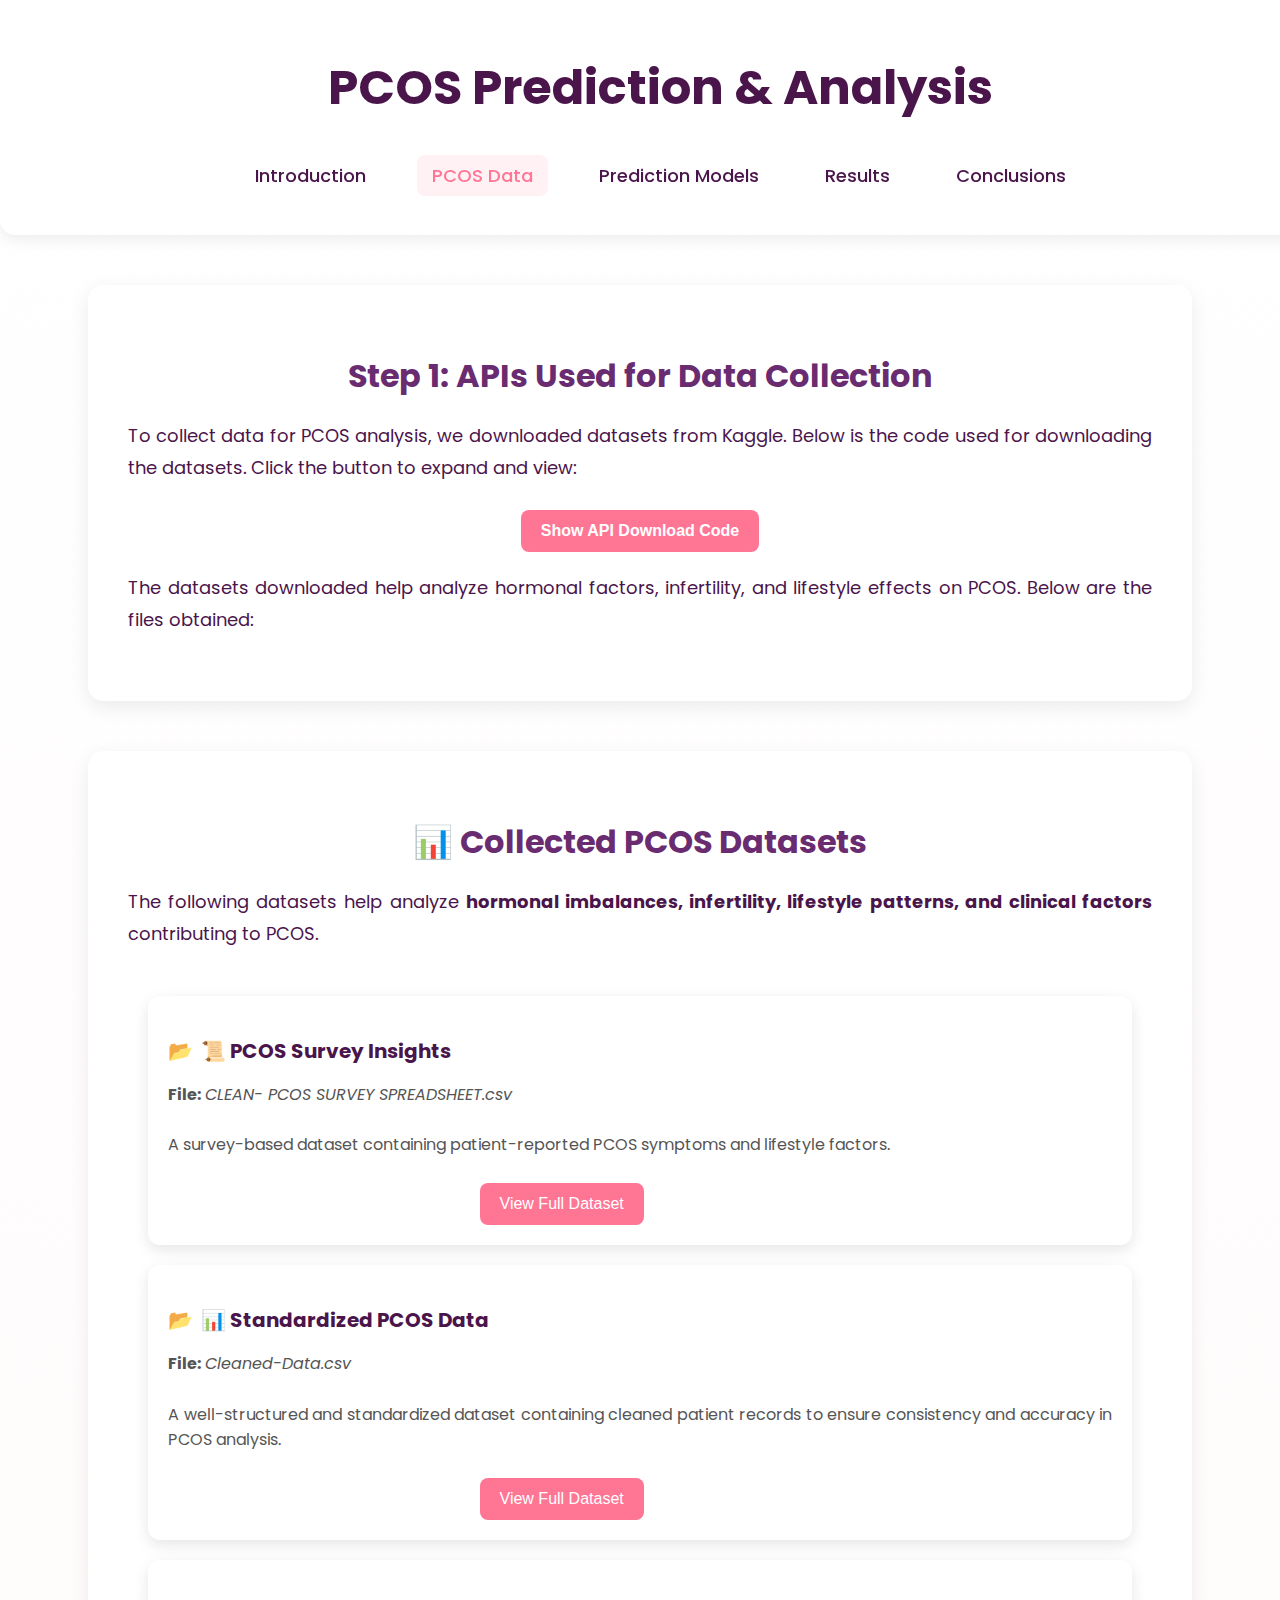
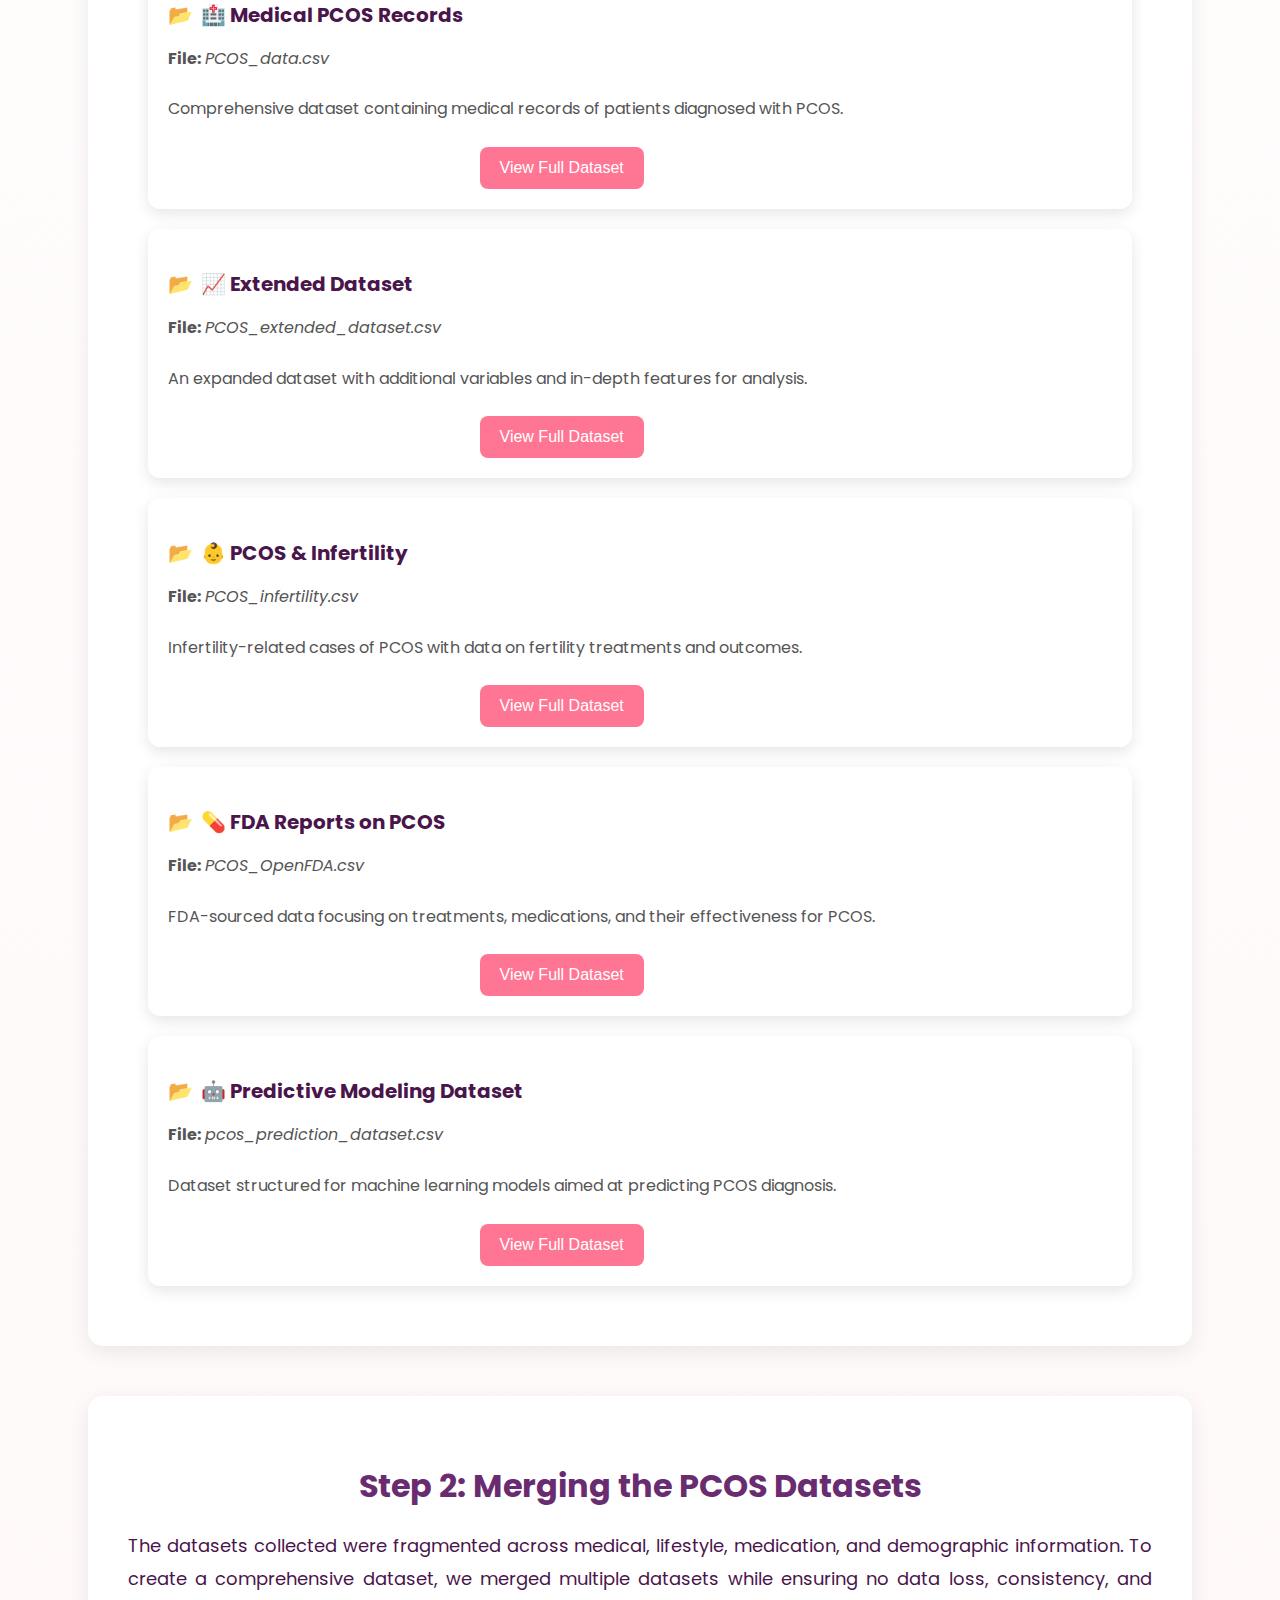
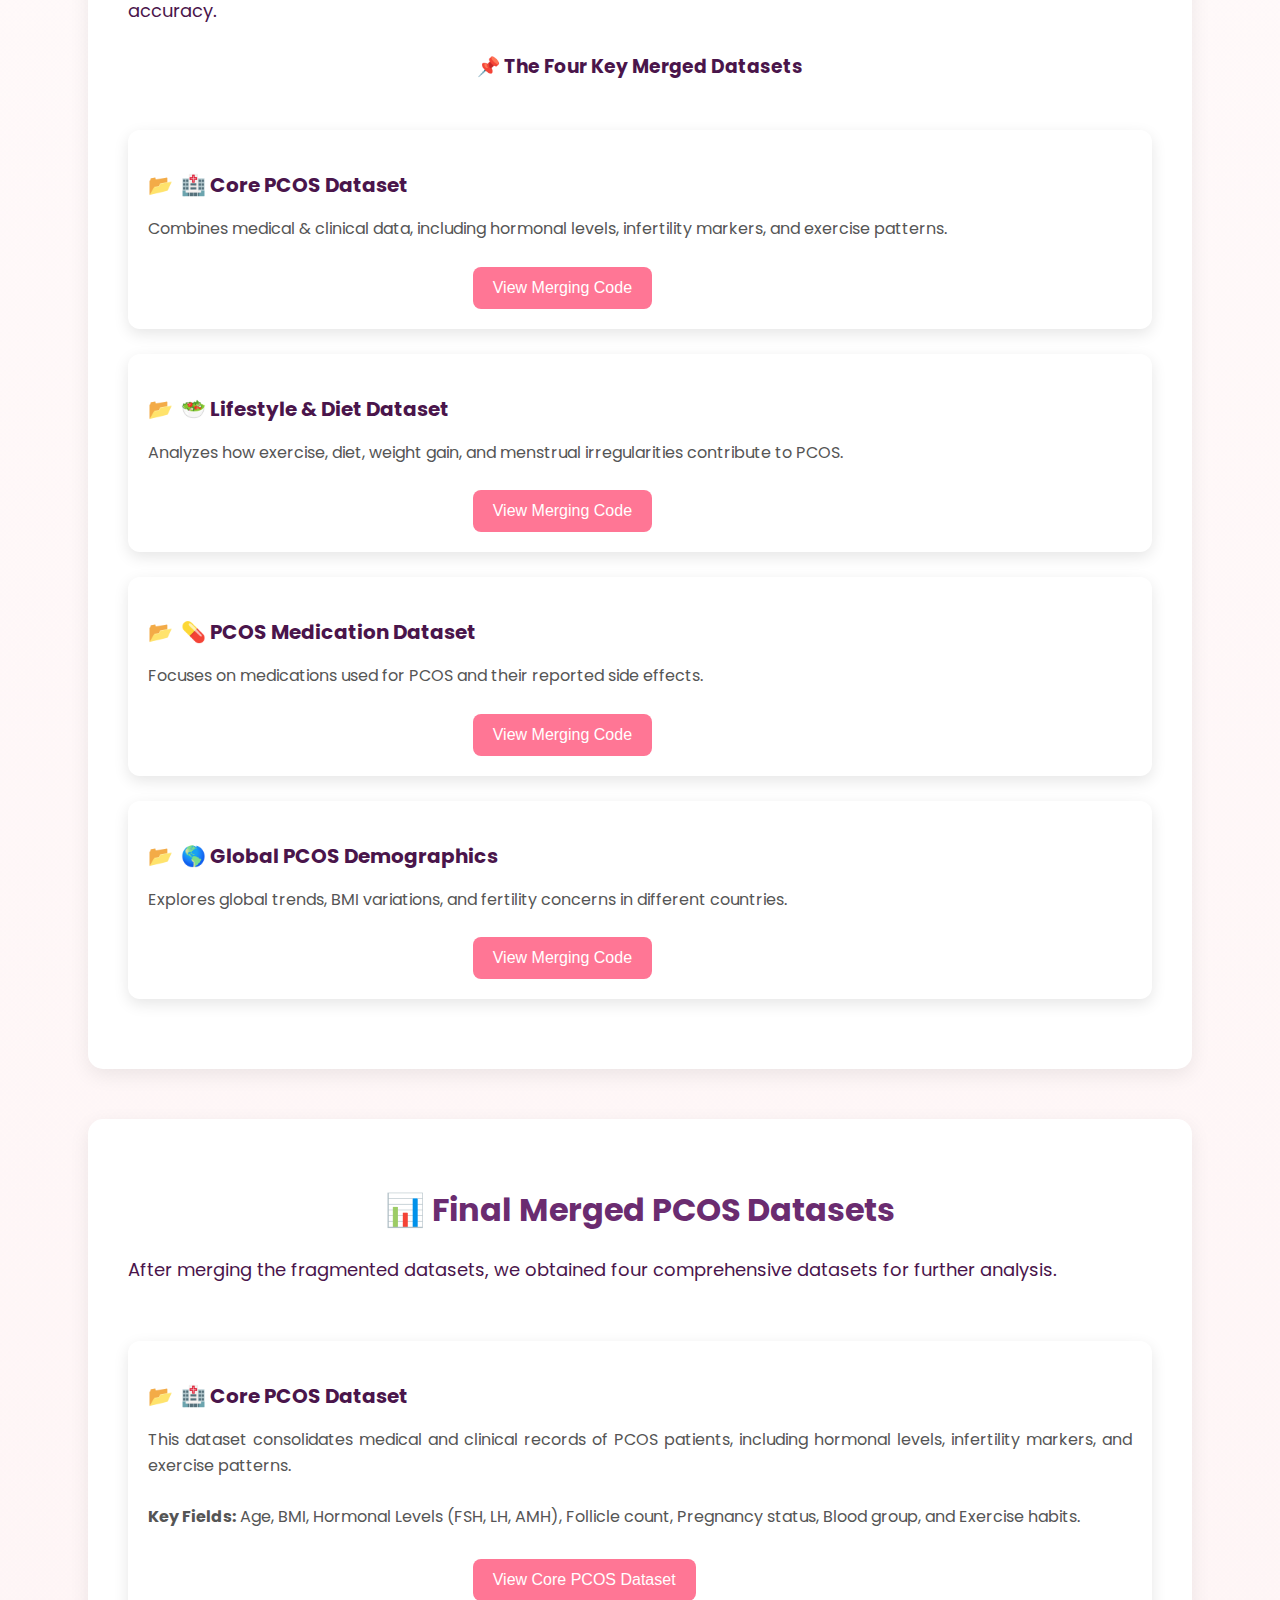
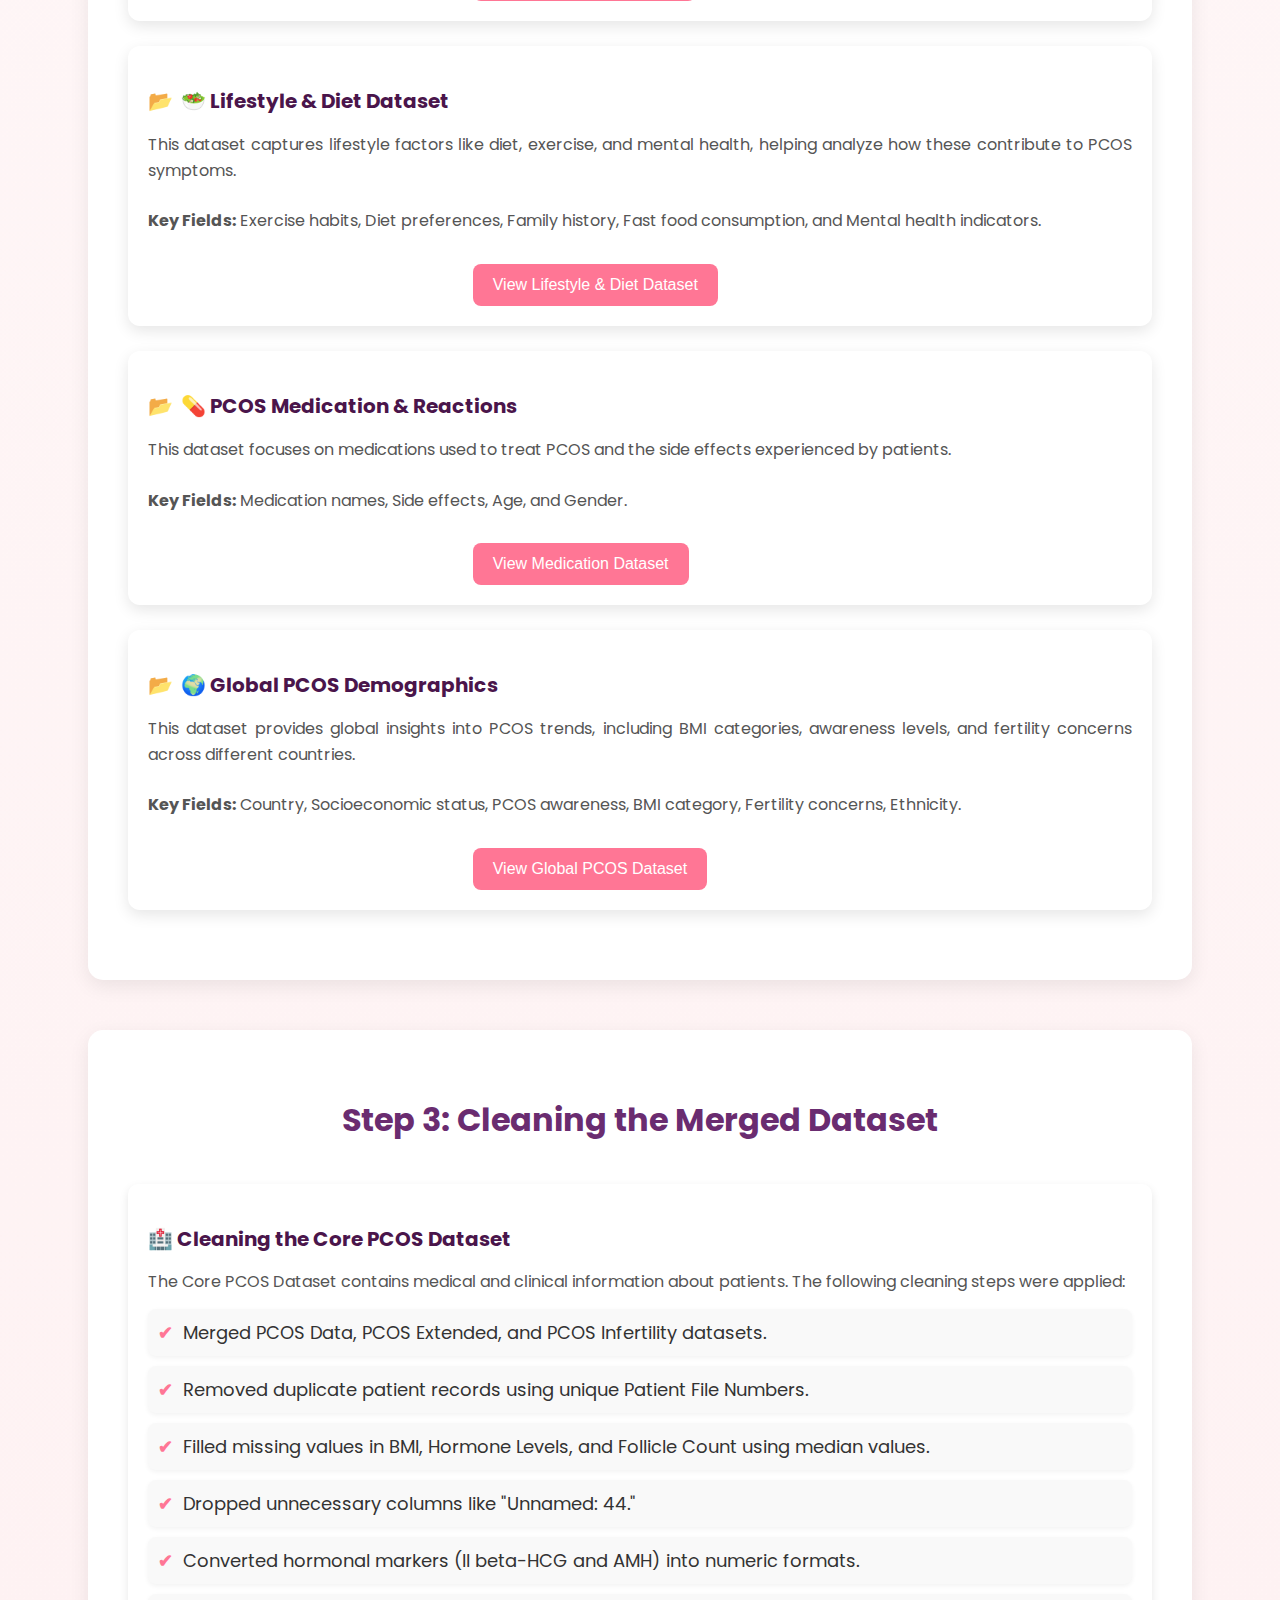
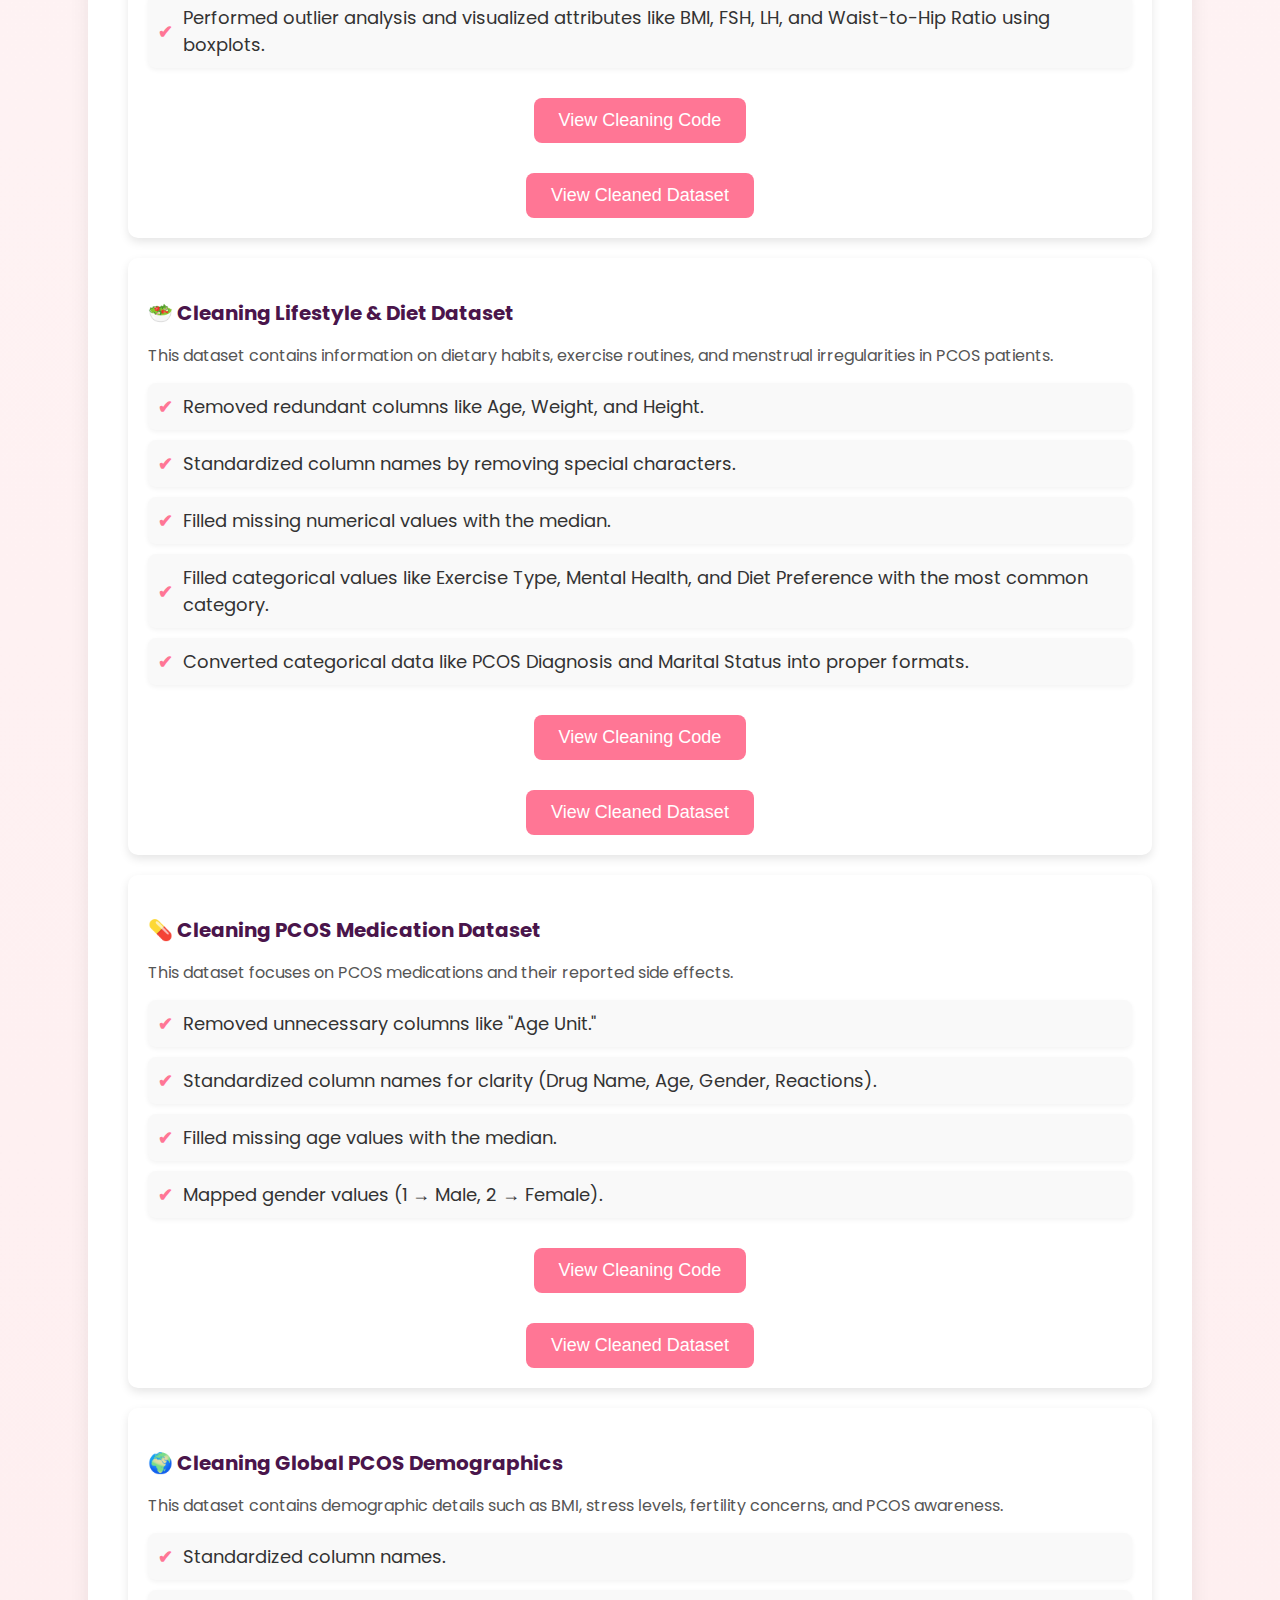
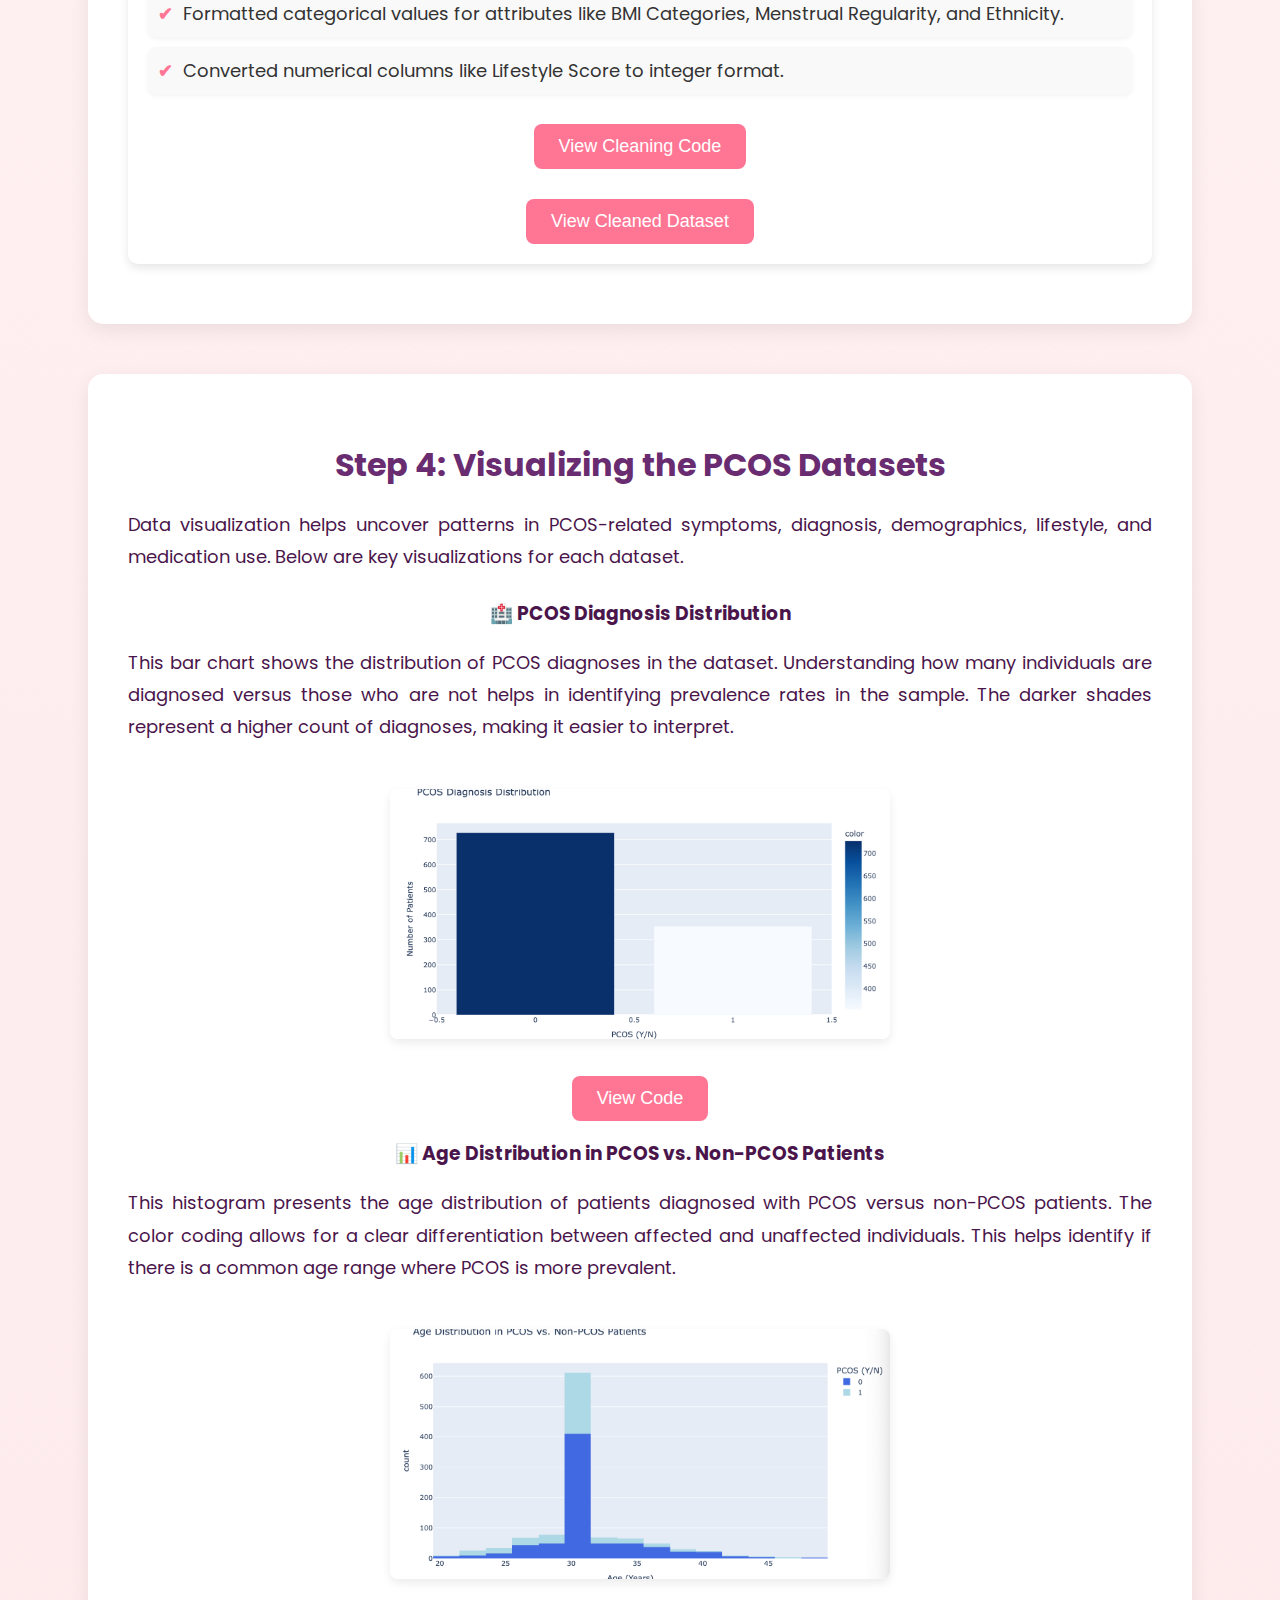
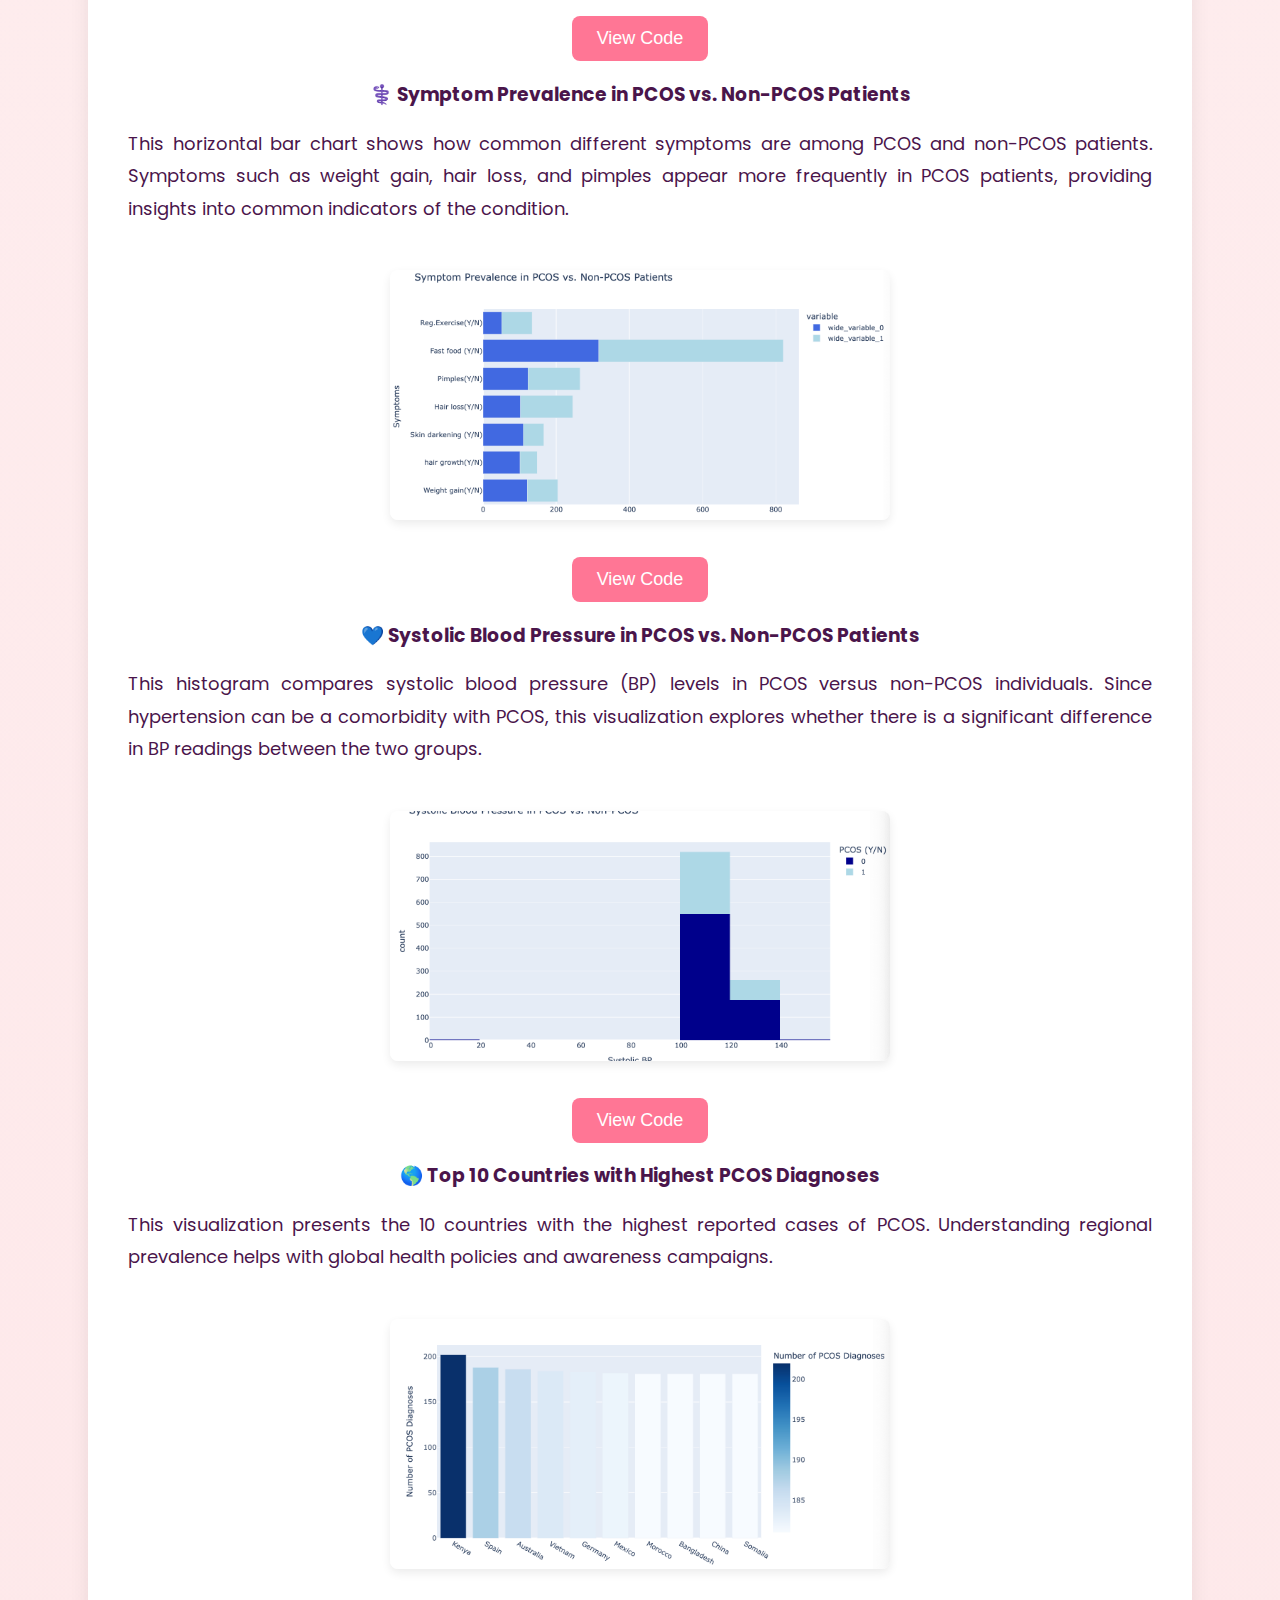
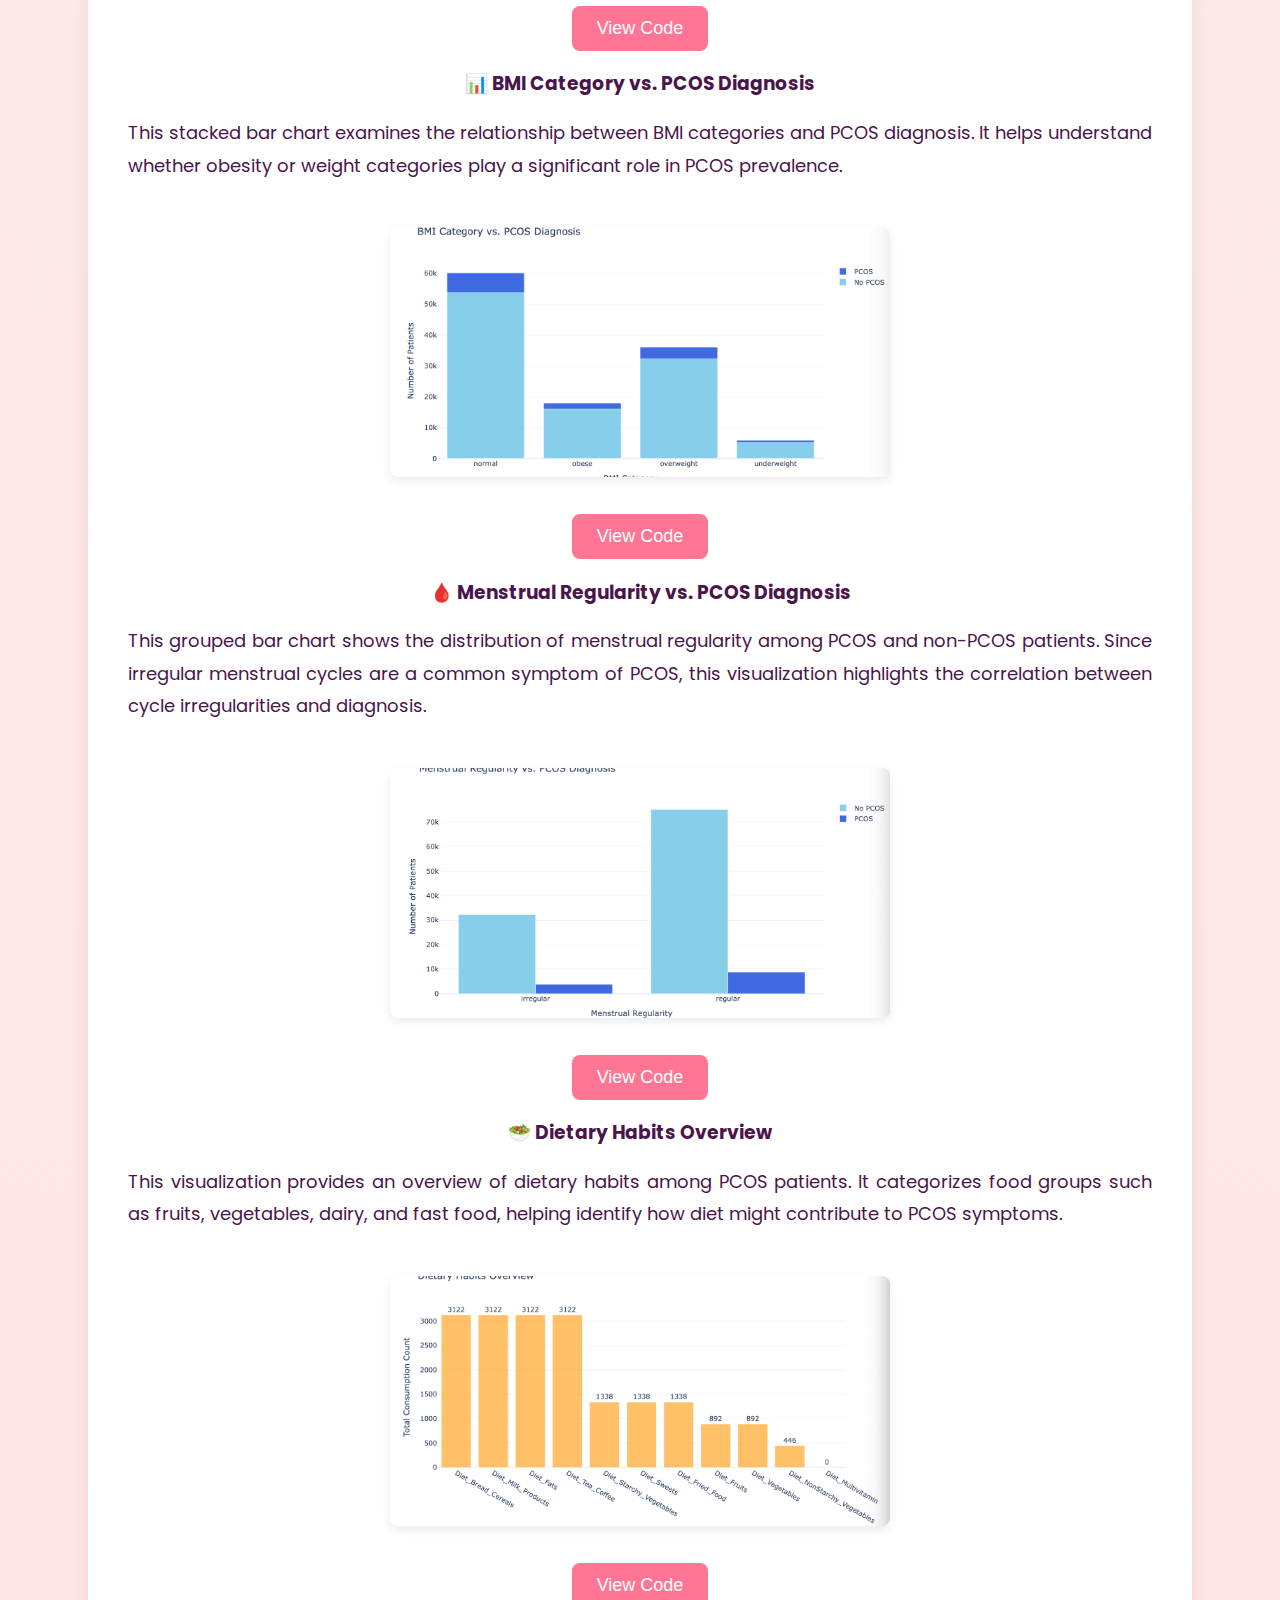
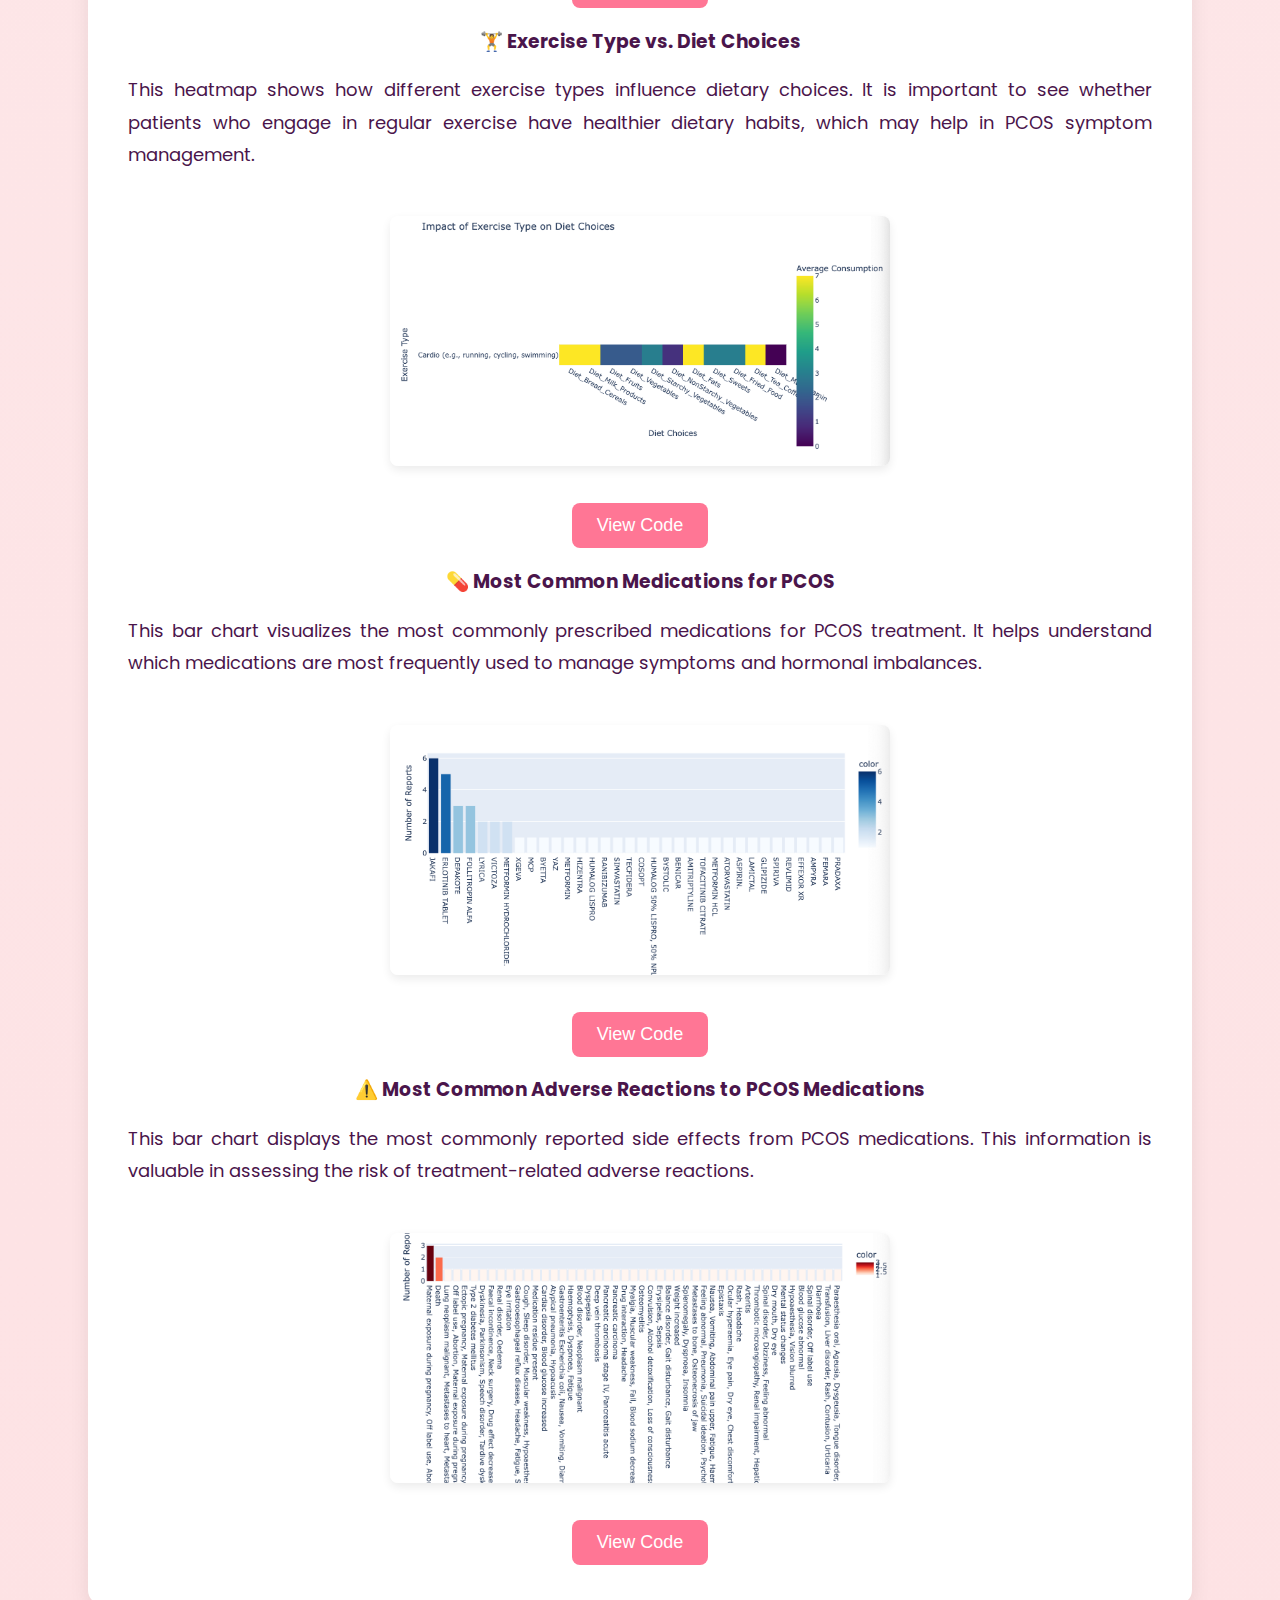
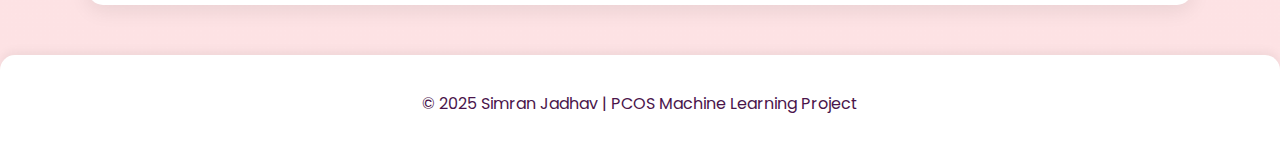
<file: Pages/eda.html>
<!DOCTYPE html>
<html lang="en">
<head>
    <meta charset="UTF-8">
    <meta name="viewport" content="width=device-width, initial-scale=1.0">
    <title>EDA - PCOS Data Analysis</title>
    <link rel="stylesheet" href="../styles.css">
    <link href="https://fonts.googleapis.com/css2?family=Poppins:wght@300;400;600&display=swap" rel="stylesheet">
</head>
<body>

    <!-- Header -->
    <header>
        <h1>PCOS Prediction & Analysis</h1>
        <nav>
            <ul>
                <li><a href="introduction.html">Introduction</a></li>
                <li><a href="eda.html" class="active">PCOS Data</a></li>
                <li><a href="models.html">Prediction Models</a></li>
                <li><a href="results.html">Results</a></li>
                <li><a href="conclusion.html">Conclusions</a></li>
            </ul>
        </nav>
    </header>

    <!-- API Data Collection Section -->
<!-- API Data Collection Section -->
<section class="content">
    <h2>Step 1: APIs Used for Data Collection</h2>
    <p>
        To collect data for PCOS analysis, we downloaded datasets from Kaggle. Below is the code used for downloading the datasets. Click the button to expand and view:
    </p>

    <!-- Button to Toggle Code -->
    <button class="toggle-button" onclick="toggleCode()">Show API Download Code</button>

    <!-- Hidden Code Section -->
    <div id="code-section" class="code-container" style="display: none;">
        
        <!-- Installing Kaggle API -->
        <div class="code-box">
            <h3>📌 Install & Setup Kaggle API</h3>
            <pre>
!pip install kaggle
!mkdir -p ~/.kaggle
!mv ~/Downloads/kaggle.json ~/.kaggle/
!chmod 600 ~/.kaggle/kaggle.json
            </pre>
        </div>

        <!-- Downloading Datasets -->
        <div class="code-box">
            <h3>📥 Downloading PCOS Datasets</h3>
            <pre>
!kaggle datasets download -d hasaanrana/diet-exercise-and-pcos-insights
!kaggle datasets download -d shreyasvedpathak/pcos-dataset
!kaggle datasets download -d ankushpanday1/pcos-prediction-datasettop-75-countries
!kaggle datasets download -d sahilkoli04/pcos2023
!kaggle datasets download -d ayamoheddine/pcos-dataset
!kaggle datasets download -d prasadbobby/pcosdata
!kaggle datasets download -d cm037divya/pcos-dataset
            </pre>
        </div>

    </div>

    <p>
        The datasets downloaded help analyze hormonal factors, infertility, and lifestyle effects on PCOS. Below are the files obtained:
    </p>
</section>




<section class="content">
    <h2>📊 Collected PCOS Datasets</h2>
    <p>The following datasets help analyze <strong>hormonal imbalances, infertility, lifestyle patterns, and clinical factors</strong> contributing to PCOS.</p>

    <div class="dataset-grid">
        <div class="dataset-card">
            <h3>📜 PCOS Survey Insights</h3>
            <p><strong>File:</strong> <i>CLEAN- PCOS SURVEY SPREADSHEET.csv</i></p>
            <p>A survey-based dataset containing patient-reported PCOS symptoms and lifestyle factors.</p>
            <button onclick="openDatasetModal('../assests/dataset1.png')">View Full Dataset</button>

        </div>

        <div class="dataset-card">
            <h3>📊 Standardized PCOS Data</h3>
            <p><strong>File:</strong> <i>Cleaned-Data.csv</i></p>
            <p>A well-structured and standardized dataset containing cleaned patient records to ensure consistency and accuracy in PCOS analysis.</p>
            <button onclick="openDatasetModal('../assests/dataset2.png')">View Full Dataset</button>
        </div>

        <div class="dataset-card">
            <h3>🏥 Medical PCOS Records</h3>
            <p><strong>File:</strong> <i>PCOS_data.csv</i></p>
            <p>Comprehensive dataset containing medical records of patients diagnosed with PCOS.</p>
            <button onclick="openDatasetModal('../assests/dataset3.png')">View Full Dataset</button>
        </div>

        <div class="dataset-card">
            <h3>📈 Extended Dataset</h3>
            <p><strong>File:</strong> <i>PCOS_extended_dataset.csv</i></p>
            <p>An expanded dataset with additional variables and in-depth features for analysis.</p>
            <button onclick="openDatasetModal('../assests/dataset4.png')">View Full Dataset</button>
        </div>

        <div class="dataset-card">
            <h3>👶 PCOS & Infertility</h3>
            <p><strong>File:</strong> <i>PCOS_infertility.csv</i></p>
            <p>Infertility-related cases of PCOS with data on fertility treatments and outcomes.</p>
            <button onclick="openDatasetModal('../assests/dataset5.png')">View Full Dataset</button>
        </div>
        <div class="dataset-card">
            <h3>💊 FDA Reports on PCOS</h3>
            <p><strong>File:</strong> <i>PCOS_OpenFDA.csv</i></p>
            <p>FDA-sourced data focusing on treatments, medications, and their effectiveness for PCOS.</p>
            <button onclick="openDatasetModal('../assests/dataset6.png')">View Full Dataset</button>
        </div>

        <div class="dataset-card">
            <h3>🤖 Predictive Modeling Dataset</h3>
            <p><strong>File:</strong> <i>pcos_prediction_dataset.csv</i></p>
            <p>Dataset structured for machine learning models aimed at predicting PCOS diagnosis.</p>
            <button onclick="openDatasetModal('../assests/dataset7.png')">View Full Dataset</button>
        </div>
    </div>
</section>

<!-- Dataset Image Modal -->
<div id="datasetModal" class="modal">
    <span class="close" onclick="closeDatasetModal()">&times;</span>
    <img class="modal-content" id="datasetImage">
</div>




<section class="content">
    <h2>Step 2: Merging the PCOS Datasets</h2>
    <p>
        The datasets collected were fragmented across medical, lifestyle, medication, and demographic information. 
        To create a comprehensive dataset, we merged multiple datasets while ensuring no data loss, consistency, and accuracy.
    </p>

    <h3>📌 The Four Key Merged Datasets</h3>
    <div class="merged-dataset-grid">

        <div class="dataset-card">
            <h3>🏥 Core PCOS Dataset</h3>
            <p>Combines medical & clinical data, including hormonal levels, infertility markers, and exercise patterns.</p>
            <button class="code-toggle" onclick="toggleCodeM('core')">View Merging Code</button>
            <pre id="core-code" class="code-block">
import pandas as pd
pcos_data = pd.read_csv("PCOS_data.csv")
pcos_extended = pd.read_csv("PCOS_extended_dataset.csv")
pcos_infertility = pd.read_csv("PCOS_infertility.csv")
core_pcos_df = pd.concat([pcos_data, pcos_extended, pcos_infertility], axis=0, ignore_index=True)
core_pcos_df.drop_duplicates(subset=["Patient File No."], keep="first", inplace=True)
core_pcos_df.to_csv("Core_PCOS_Dataset.csv", index=False)
print("Core PCOS Dataset saved!")
            </pre>
        </div>

        <div class="dataset-card">
            <h3>🥗 Lifestyle & Diet Dataset</h3>
            <p>Analyzes how exercise, diet, weight gain, and menstrual irregularities contribute to PCOS.</p>
            <button class="code-toggle" onclick="toggleCodeM('lifestyle')">View Merging Code</button>
            <pre id="lifestyle-code" class="code-block">
pcos_survey_df = pd.read_csv("CLEAN- PCOS SURVEY SPREADSHEET.csv")
cleaned_data_df = pd.read_csv("Cleaned-Data.csv")
lifestyle_diet_df = pd.concat([pcos_survey_df, cleaned_data_df], axis=0, ignore_index=True)
lifestyle_diet_df.drop_duplicates(subset=["Age (in Years)", "Weight (in Kg)", "Height (in Cm / Feet)"], keep="first", inplace=True)
lifestyle_diet_df.to_csv("Lifestyle_Diet_Dataset.csv", index=False)
print("Lifestyle & Diet Dataset saved!")
            </pre>
        </div>

        <div class="dataset-card">
            <h3>💊 PCOS Medication Dataset</h3>
            <p>Focuses on medications used for PCOS and their reported side effects.</p>
            <button class="code-toggle" onclick="toggleCodeM('medication')">View Merging Code</button>
            <pre id="medication-code" class="code-block">
pcos_medication_df = pd.read_csv("PCOS_OpenFDA.csv")
pcos_medication_df.info()
pcos_medication_df.head()
            </pre>
        </div>

        <div class="dataset-card">
            <h3>🌎 Global PCOS Demographics</h3>
            <p>Explores global trends, BMI variations, and fertility concerns in different countries.</p>
            <button class="code-toggle" onclick="toggleCodeM('demographics')">View Merging Code</button>
            <pre id="demographics-code" class="code-block">
global_pcos_df = pd.read_csv("pcos_prediction_dataset.csv")
global_pcos_df.info()
global_pcos_df.head()
            </pre>
        </div>

    </div>

   
</section>

<section class="content">
    <h2>📊 Final Merged PCOS Datasets</h2>
    <p>After merging the fragmented datasets, we obtained four comprehensive datasets for further analysis.</p>

    <div class="merged-dataset-grid">

        <!-- Core PCOS Dataset -->
        <div class="dataset-card">
            <h3>🏥 Core PCOS Dataset</h3>
            <p>This dataset consolidates medical and clinical records of PCOS patients, including hormonal levels, infertility markers, and exercise patterns.</p>
            <p><strong>Key Fields:</strong> Age, BMI, Hormonal Levels (FSH, LH, AMH), Follicle count, Pregnancy status, Blood group, and Exercise habits.</p>
            <button onclick="openDatasetModal('../assests/Merged1.png')" class="view-button">View Core PCOS Dataset</button>
        </div>

        <!-- Lifestyle & Diet Dataset -->
        <div class="dataset-card">
            <h3>🥗 Lifestyle & Diet Dataset</h3>
            <p>This dataset captures lifestyle factors like diet, exercise, and mental health, helping analyze how these contribute to PCOS symptoms.</p>
            <p><strong>Key Fields:</strong> Exercise habits, Diet preferences, Family history, Fast food consumption, and Mental health indicators.</p>
            <button onclick="openDatasetModal('../assests/Merged3.png')" class="view-button">View Lifestyle & Diet Dataset</button>
        </div>

        <!-- PCOS Medication Reactions Dataset -->
        <div class="dataset-card">
            <h3>💊 PCOS Medication & Reactions</h3>
            <p>This dataset focuses on medications used to treat PCOS and the side effects experienced by patients.</p>
            <p><strong>Key Fields:</strong> Medication names, Side effects, Age, and Gender.</p>
            <button onclick="openDatasetModal('../assests/Merged4.png')" class="view-button">View Medication Dataset</button>
        </div>

        <!-- Global PCOS Demographics Dataset -->
        <div class="dataset-card">
            <h3>🌍 Global PCOS Demographics</h3>
            <p>This dataset provides global insights into PCOS trends, including BMI categories, awareness levels, and fertility concerns across different countries.</p>
            <p><strong>Key Fields:</strong> Country, Socioeconomic status, PCOS awareness, BMI category, Fertility concerns, Ethnicity.</p>
            <button onclick="openDatasetModal('../assests/Merged2.png')" class="view-button">View Global PCOS Dataset</button>
        </div>

    </div>
</section>

<!-- Dataset Image Modal -->
<div id="datasetModal" class="modal">
    <span class="close" onclick="closeDatasetModal()">&times;</span>
    <img class="modal-content" id="datasetImage">
</div>

<section class="content">
    <h2>Step 3: Cleaning the Merged Dataset</h2>
    <div class="clean-dataset-grid">

        <!-- Core PCOS Dataset Cleaning -->
        <div class="clean-dataset-card">
            <h3>🏥 Cleaning the Core PCOS Dataset</h3>
            <p>
                The Core PCOS Dataset contains medical and clinical information about patients. 
                The following cleaning steps were applied:
            </p>
            <ul>
                <li>Merged PCOS Data, PCOS Extended, and PCOS Infertility datasets.</li>
                <li>Removed duplicate patient records using unique Patient File Numbers.</li>
                <li>Filled missing values in BMI, Hormone Levels, and Follicle Count using median values.</li>
                <li>Dropped unnecessary columns like "Unnamed: 44."</li>
                <li>Converted hormonal markers (II beta-HCG and AMH) into numeric formats.</li>
                <li>Performed outlier analysis and visualized attributes like BMI, FSH, LH, and Waist-to-Hip Ratio using boxplots.</li>
            </ul>
            <button class="clean-view-button" onclick="toggleCodeC('core-cleaning-code')">View Cleaning Code</button>
            <pre id="core-cleaning-code" class="code-block">
import pandas as pd
import numpy as np
import seaborn as sns
import matplotlib.pyplot as plt

# Merging Datasets
core_pcos_df = pd.concat([pcos_data, pcos_extended, pcos_infertility], axis=0, ignore_index=True)

# Removing Duplicates
if "Patient File No." in core_pcos_df.columns:
    core_pcos_df = core_pcos_df.drop_duplicates(subset=["Patient File No."], keep="first")

# Handling Missing Values
for col in core_pcos_df.select_dtypes(include=["float64", "int64"]).columns:
    core_pcos_df[col].fillna(core_pcos_df[col].median(), inplace=True)

# Dropping Unnecessary Columns
if "Unnamed: 44" in core_pcos_df.columns:
    core_pcos_df.drop(columns=["Unnamed: 44"], inplace=True)

# Standardizing Numeric Columns
for col in ["II beta-HCG(mIU/mL)", "AMH(ng/mL)"]:
    if col in core_pcos_df.columns:
        core_pcos_df[col] = pd.to_numeric(core_pcos_df[col], errors='coerce')

# Outlier Detection and Visualization
plt.figure(figsize=(15, 10))
for i, col in enumerate(["BMI", "FSH(mIU/mL)", "LH(mIU/mL)", "TSH (mIU/L)", "PRL(ng/mL)"], 1):
    plt.subplot(3, 4, i)
    sns.boxplot(y=core_pcos_df[col])
    plt.title(col)
plt.tight_layout()
plt.show()

core_pcos_df.to_csv("Core_PCOS_Dataset_Cleaned.csv", index=False)
print("Core PCOS Dataset cleaned and saved.")
            </pre>
            <button onclick="openDatasetModal('../assests/clean1.png')" class="clean-view-button">
                View Cleaned Dataset
            </button>
        </div>

        <!-- Lifestyle & Diet Dataset Cleaning -->
        <div class="clean-dataset-card">
            <h3>🥗 Cleaning Lifestyle & Diet Dataset</h3>
            <p>
                This dataset contains information on dietary habits, exercise routines, and menstrual irregularities in PCOS patients.
            </p>
            <ul>
                <li>Removed redundant columns like Age, Weight, and Height.</li>
                <li>Standardized column names by removing special characters.</li>
                <li>Filled missing numerical values with the median.</li>
                <li>Filled categorical values like Exercise Type, Mental Health, and Diet Preference with the most common category.</li>
                <li>Converted categorical data like PCOS Diagnosis and Marital Status into proper formats.</li>
            </ul>
            <button class="clean-view-button" onclick="toggleCodeC('lifestyle-cleaning-code')">View Cleaning Code</button>
            <pre id="lifestyle-cleaning-code" class="code-block">
import pandas as pd

# Dropping Duplicate or Irrelevant Columns
columns_to_remove = ["Age", "Weight_kg", "Height_ft"]
lifestyle_diet_df = lifestyle_diet_df.drop(columns=[col for col in columns_to_remove if col in lifestyle_diet_df.columns])

# Standardizing Column Names
lifestyle_diet_df.columns = [col.strip().replace("\n", " ").replace("?", "").replace("/", "_").replace("(", "").replace(")", "").replace("-", "_") for col in lifestyle_diet_df.columns]

# Handling Missing Values
for col in lifestyle_diet_df.select_dtypes(include=["float64", "int64"]).columns:
    lifestyle_diet_df[col].fillna(lifestyle_diet_df[col].median(), inplace=True)

for col in lifestyle_diet_df.select_dtypes(include=["object"]).columns:
    lifestyle_diet_df[col].fillna(lifestyle_diet_df[col].mode()[0], inplace=True)

lifestyle_diet_df.to_csv("Lifestyle_Diet_Dataset_Cleaned.csv", index=False)
            </pre>
            <button onclick="openDatasetModal('../assests/clean2.png')" class="clean-view-button">
                View Cleaned Dataset
            </button>
        </div>

        <!-- PCOS Medication Dataset Cleaning -->
        <div class="clean-dataset-card">
            <h3>💊 Cleaning PCOS Medication Dataset</h3>
            <p>
                This dataset focuses on PCOS medications and their reported side effects.
            </p>
            <ul>
                <li>Removed unnecessary columns like "Age Unit."</li>
                <li>Standardized column names for clarity (Drug Name, Age, Gender, Reactions).</li>
                <li>Filled missing age values with the median.</li>
                <li>Mapped gender values (1 → Male, 2 → Female).</li>
            </ul>
            <button class="clean-view-button" onclick="toggleCodeC('medication-cleaning-code')">View Cleaning Code</button>
            <pre id="medication-cleaning-code" class="code-block">
import pandas as pd

# Dropping Unnecessary Columns
pcos_medication_df.drop(columns=["Age Unit"], inplace=True)

# Standardizing Column Names
pcos_medication_df.columns = ["Drug_Name", "Age", "Gender", "Reaction"]

# Handling Missing Values
pcos_medication_df["Age"].fillna(pcos_medication_df["Age"].median(), inplace=True)

# Converting Gender Column
gender_map = {1: "Male", 2: "Female"}
pcos_medication_df["Gender"] = pcos_medication_df["Gender"].map(gender_map)

pcos_medication_df.to_csv("PCOS_Medication_Reactions_Cleaned.csv", index=False)
            </pre>
            <button onclick="openDatasetModal('../assests/clean3.png')" class="clean-view-button">
                View Cleaned Dataset
            </button>
        </div>

        <!-- Global PCOS Demographics Cleaning -->
        <div class="clean-dataset-card">
            <h3>🌍 Cleaning Global PCOS Demographics</h3>
            <p>
                This dataset contains demographic details such as BMI, stress levels, fertility concerns, and PCOS awareness.
            </p>
            <ul>
                <li>Standardized column names.</li>
                <li>Formatted categorical values for attributes like BMI Categories, Menstrual Regularity, and Ethnicity.</li>
                <li>Converted numerical columns like Lifestyle Score to integer format.</li>
            </ul>
            <button class="clean-view-button" onclick="toggleCodeC('demographics-cleaning-code')">View Cleaning Code</button>
            <pre id="demographics-cleaning-code" class="code-block">
import pandas as pd

# Standardizing Column Names
global_pcos_df.columns = [col.strip().replace(" ", "_").replace("/", "_") for col in global_pcos_df.columns]

# Formatting Categorical Values
categorical_cols = ["BMI", "Menstrual_Regularity", "Hirsutism", "Acne_Severity", "Family_History_of_PCOS", "Insulin_Resistance"]
for col in categorical_cols:
    global_pcos_df[col] = global_pcos_df[col].astype(str).str.lower().str.strip()

# Converting Numerical Columns
global_pcos_df["Lifestyle_Score"] = global_pcos_df["Lifestyle_Score"].astype(int)
global_pcos_df["Undiagnosed_PCOS_Likelihood"] = global_pcos_df["Undiagnosed_PCOS_Likelihood"].astype(float)

global_pcos_df.to_csv("Global_PCOS_Demographics_Cleaned.csv", index=False)
            </pre>
            <button onclick="openDatasetModal('../assests/clean4.png')" class="clean-view-button">
                View Cleaned Dataset
            </button>
        </div>

    </div>
</section>


<section class="content">
    <h2>Step 4: Visualizing the PCOS Datasets</h2>
    <p>Data visualization helps uncover patterns in PCOS-related symptoms, diagnosis, demographics, lifestyle, and medication use. Below are key visualizations for each dataset.</p>

    <div class="visualization-grid">

        <!-- Core PCOS Dataset Visualizations -->
        <div class="visualization-card">
            <h3>🏥 PCOS Diagnosis Distribution</h3>
            <p>
                This bar chart shows the distribution of PCOS diagnoses in the dataset. Understanding how many individuals are diagnosed versus those who are not helps in identifying prevalence rates in the sample.
                The darker shades represent a higher count of diagnoses, making it easier to interpret.
            </p>
            <img src="../assests/vis1.png" alt="PCOS Diagnosis Distribution">
            <button class="clean-view-button" onclick="toggleCodeV('pcos-distribution-code')">View Code</button>
            <pre id="pcos-distribution-code" class="code-block">
import plotly.express as px

# Count of PCOS Diagnosis
pcos_counts = core_pcos_df["PCOS (Y/N)"].value_counts()

# Create interactive bar chart
fig = px.bar(pcos_counts, 
             x=pcos_counts.index, 
             y=pcos_counts.values, 
             title="PCOS Diagnosis Distribution",
             labels={"x": "PCOS Status", "y": "Number of Patients"},
             color=pcos_counts.values,
             color_continuous_scale="Blues")

# Show plot
fig.show()
            </pre>
        </div>

        <div class="visualization-card">
            <h3>📊 Age Distribution in PCOS vs. Non-PCOS Patients</h3>
            <p>
                This histogram presents the age distribution of patients diagnosed with PCOS versus non-PCOS patients. The color coding allows for a clear differentiation between affected and unaffected individuals. 
                This helps identify if there is a common age range where PCOS is more prevalent.
            </p>
            <img src="../assests/vis2.png" alt="Age Distribution in PCOS Patients">
            <button class="clean-view-button" onclick="toggleCodeV('age-distribution-code')">View Code</button>
            <pre id="age-distribution-code" class="code-block">
import plotly.express as px

# Create histogram
fig = px.histogram(core_pcos_df, 
                   x=" Age (yrs)", 
                   color="PCOS (Y/N)", 
                   title="Age Distribution in PCOS vs. Non-PCOS Patients",
                   labels={" Age (yrs)": "Age (Years)"},
                   nbins=15,
                   color_discrete_sequence=["royalblue", "lightblue"])

# Show plot
fig.show()
            </pre>
        </div>

        <div class="visualization-card">
            <h3>⚕️ Symptom Prevalence in PCOS vs. Non-PCOS Patients</h3>
            <p>
                This horizontal bar chart shows how common different symptoms are among PCOS and non-PCOS patients. 
                Symptoms such as weight gain, hair loss, and pimples appear more frequently in PCOS patients, providing insights into common indicators of the condition.
            </p>
            <img src="../assests/vis3.png" alt="Symptom Prevalence in PCOS">
            <button class="clean-view-button" onclick="toggleCodeV('symptom-prevalence-code')">View Code</button>
            <pre id="symptom-prevalence-code" class="code-block">
import plotly.express as px

# Selecting symptom columns
symptom_cols = ["Weight gain(Y/N)", "hair growth(Y/N)", "Skin darkening (Y/N)", 
                "Hair loss(Y/N)", "Pimples(Y/N)", "Fast food (Y/N)", "Reg.Exercise(Y/N)"]

# Count symptoms in PCOS vs. Non-PCOS
pcos_symptoms = core_pcos_df[core_pcos_df["PCOS (Y/N)"] == 1][symptom_cols].sum()
non_pcos_symptoms = core_pcos_df[core_pcos_df["PCOS (Y/N)"] == 0][symptom_cols].sum()

# Create horizontal bar chart
fig = px.bar(x=[pcos_symptoms, non_pcos_symptoms], 
             y=symptom_cols, 
             orientation="h",
             title="Symptom Prevalence in PCOS vs. Non-PCOS Patients",
             labels={"x": "Number of Patients", "y": "Symptoms"},
             color_discrete_sequence=["royalblue", "lightblue"])

# Show plot
fig.show()
            </pre>
        </div>

        <div class="visualization-card">
            <h3>💙 Systolic Blood Pressure in PCOS vs. Non-PCOS Patients</h3>
            <p>
                This histogram compares systolic blood pressure (BP) levels in PCOS versus non-PCOS individuals. Since hypertension can be a comorbidity with PCOS, 
                this visualization explores whether there is a significant difference in BP readings between the two groups.
            </p>
            <img src="../assests/vis4.png" alt="Systolic BP in PCOS Patients">
            <button class="clean-view-button" onclick="toggleCodeV('blood-pressure')">View Code</button>
            <pre id="blood-pressure" class="code-block">
                import plotly.express as px

# Create histogram for Systolic BP
fig = px.histogram(core_pcos_df, 
                   x="BP _Systolic (mmHg)", 
                   color="PCOS (Y/N)", 
                   title="Systolic Blood Pressure in PCOS vs. Non-PCOS",
                   labels={"BP _Systolic (mmHg)": "Systolic BP"},
                   nbins=10,
                   color_discrete_sequence=["darkblue", "lightblue"])

fig.show()

            </pre>
        </div>

        <!-- Global PCOS Demographics -->
        <div class="visualization-card">
            <h3>🌎 Top 10 Countries with Highest PCOS Diagnoses</h3>
            <p>
                This visualization presents the 10 countries with the highest reported cases of PCOS. Understanding regional prevalence helps with global health policies 
                and awareness campaigns.
            </p>
            <img src="../assests/vis5.png" alt="Top 10 Countries with Highest PCOS Diagnoses">
            <button class="clean-view-button" onclick="toggleCodeV('top-countries-code')">View Code</button>
            <pre id="top-countries-code" class="code-block">
import plotly.express as px

# Top 10 Countries with Highest PCOS Diagnoses
pcos_by_country_plotly = global_pcos_df[global_pcos_df["Diagnosis"] == "yes"]["Country"].value_counts().head(10).reset_index()
pcos_by_country_plotly.columns = ["Country", "PCOS Cases"]

# Create interactive bar chart
fig = px.bar(pcos_by_country_plotly, x="Country", y="PCOS Cases",
             title="Top 10 Countries with Highest PCOS Diagnoses",
             labels={"PCOS Cases": "Number of PCOS Diagnoses"},
             color="PCOS Cases", color_continuous_scale="blues")

# Show plot
fig.show()
            </pre>
        </div>

        <div class="visualization-card">
            <h3>📊 BMI Category vs. PCOS Diagnosis</h3>
            <p>
                This stacked bar chart examines the relationship between BMI categories and PCOS diagnosis. It helps understand whether obesity or weight categories play a significant role in PCOS prevalence.
            </p>
            <img src="../assests/vis6.png" alt="BMI vs PCOS Diagnosis">
            <button class="clean-view-button" onclick="toggleCodeV('BMI')">View Code</button>
            <pre id="BMI" class="code-block">
                

                # Count of PCOS Diagnoses by BMI Category
                bmi_pcos_counts = global_pcos_df.groupby("BMI")["Diagnosis"].value_counts().unstack().reset_index()
                bmi_pcos_counts.columns = ["BMI Category", "No PCOS", "PCOS"]
                
                # Create interactive stacked bar chart
                fig = go.Figure()
                
                fig.add_trace(go.Bar(
                    x=bmi_pcos_counts["BMI Category"],
                    y=bmi_pcos_counts["No PCOS"],
                    name="No PCOS", marker_color="skyblue"
                ))
                
                fig.add_trace(go.Bar(
                    x=bmi_pcos_counts["BMI Category"],
                    y=bmi_pcos_counts["PCOS"],
                    name="PCOS", marker_color="royalblue"
                ))
                
                # Update layout
                fig.update_layout(
                    title="BMI Category vs. PCOS Diagnosis",
                    xaxis_title="BMI Category",
                    yaxis_title="Number of Patients",
                    barmode="stack",
                    template="plotly_white"
                )
                
                # Show plot
                fig.show()
                

            </pre>


        </div>

        <div class="visualization-card">
            <h3>🩸 Menstrual Regularity vs. PCOS Diagnosis</h3>
            <p>
                This grouped bar chart shows the distribution of menstrual regularity among PCOS and non-PCOS patients. Since irregular menstrual cycles are a common symptom of PCOS, 
                this visualization highlights the correlation between cycle irregularities and diagnosis.
            </p>
            <img src="../assests/vis7.png" alt="Menstrual Regularity vs PCOS">
            <button class="clean-view-button" onclick="toggleCodeV('Menstrual')">View Code</button>
            <pre id="Menstrual" class="code-block">
                # Count of PCOS Diagnoses by Menstrual Regularity
menstrual_pcos_counts = global_pcos_df.groupby("Menstrual_Regularity")["Diagnosis"].value_counts().unstack().reset_index()
menstrual_pcos_counts.columns = ["Menstrual Regularity", "No PCOS", "PCOS"]

# Create interactive grouped bar chart
fig = go.Figure()

fig.add_trace(go.Bar(
    x=menstrual_pcos_counts["Menstrual Regularity"],
    y=menstrual_pcos_counts["No PCOS"],
    name="No PCOS", marker_color="skyblue"
))

fig.add_trace(go.Bar(
    x=menstrual_pcos_counts["Menstrual Regularity"],
    y=menstrual_pcos_counts["PCOS"],
    name="PCOS", marker_color="royalblue"
))

# Update layout
fig.update_layout(
    title="Menstrual Regularity vs. PCOS Diagnosis",
    xaxis_title="Menstrual Regularity",
    yaxis_title="Number of Patients",
    barmode="group",
    template="plotly_white"
)

# Show plot
fig.show()
            </pre>
        </div>

        <!-- Lifestyle & Diet Dataset -->
        <div class="visualization-card">
            <h3>🥗 Dietary Habits Overview</h3>
            <p>
                This visualization provides an overview of dietary habits among PCOS patients. It categorizes food groups such as fruits, vegetables, dairy, and fast food, 
                helping identify how diet might contribute to PCOS symptoms.
            </p>
            <img src="../assests/vis8.png" alt="Dietary Habits Overview">
            <button class="clean-view-button" onclick="toggleCodeV('Diet')">View Code</button>
            <pre id="Diet" class="code-block">
                # Summing up consumption of different food categories
diet_categories = [
    "Diet_Bread_Cereals", "Diet_Milk_Products", "Diet_Fruits", "Diet_Vegetables",
    "Diet_Starchy_Vegetables", "Diet_NonStarchy_Vegetables", "Diet_Fats",
    "Diet_Sweets", "Diet_Fried_Food", "Diet_Tea_Coffee", "Diet_Multivitamin"
]

diet_sums = lifestyle_diet_df[diet_categories].sum().sort_values(ascending=False)

# Create interactive bar chart using Plotly Graph Objects
fig = go.Figure()

fig.add_trace(go.Bar(
    x=diet_sums.index,
    y=diet_sums.values,
    marker=dict(color="orange", opacity=0.7),
    text=diet_sums.values,
    textposition="outside"
))

# Update layout
fig.update_layout(
    title="Dietary Habits Overview",
    xaxis_title="Food Categories",
    yaxis_title="Total Consumption Count",
    template="plotly_white"
)

# Show plot
fig.show()
            </pre>
        </div>

        <div class="visualization-card">
            <h3>🏋️ Exercise Type vs. Diet Choices</h3>
            <p>
                This heatmap shows how different exercise types influence dietary choices. It is important to see whether patients who engage in regular exercise have healthier dietary habits, 
                which may help in PCOS symptom management.
            </p>
            <img src="../assests/vis9.png" alt="Exercise vs Diet Choices">
            <button class="clean-view-button" onclick="toggleCodeV('Excercise')">View Code</button>
            <pre id="Excercise" class="code-block">
                import pandas as pd
import plotly.express as px

# Selecting exercise type and diet categories
diet_columns = [
    "Diet_Bread_Cereals", "Diet_Milk_Products", "Diet_Fruits", "Diet_Vegetables",
    "Diet_Starchy_Vegetables", "Diet_NonStarchy_Vegetables", "Diet_Fats",
    "Diet_Sweets", "Diet_Fried_Food", "Diet_Tea_Coffee", "Diet_Multivitamin"
]

# Group by Exercise Type and get the average diet habits
exercise_diet_avg = lifestyle_diet_df.groupby("Exercise_Type")[diet_columns].mean()

# Create a heatmap
fig = px.imshow(exercise_diet_avg,
                labels=dict(x="Diet Choices", y="Exercise Type", color="Average Consumption"),
                x=exercise_diet_avg.columns,
                y=exercise_diet_avg.index,
                color_continuous_scale="Viridis",
                title="Impact of Exercise Type on Diet Choices")

# Show plot
fig.show()

            </pre>
        </div>

        <!-- PCOS Medication Dataset -->
        <div class="visualization-card">
            <h3>💊 Most Common Medications for PCOS</h3>
            <p>
                This bar chart visualizes the most commonly prescribed medications for PCOS treatment. It helps understand which medications are most frequently used to manage symptoms and hormonal imbalances.
            </p>
            <img src="../assests/vis10.png" alt="Most Common PCOS Medications">
            <button class="clean-view-button" onclick="toggleCodeV('Medication')">View Code</button>
            <pre id="Medication" class="code-block">
                import plotly.express as px

# Count the occurrences of each drug
drug_counts = pcos_med_df["Drug_Name"].value_counts()

# Create interactive bar chart
fig = px.bar(drug_counts,
             x=drug_counts.index,
             y=drug_counts.values,
             title="Most Common Medications Used for PCOS",
             labels={"x": "Drug Name", "y": "Number of Reports"},
             color=drug_counts.values,
             color_continuous_scale="Blues")

# Show plot
fig.show()

            </pre>
        </div>

        <div class="visualization-card">
            <h3>⚠️ Most Common Adverse Reactions to PCOS Medications</h3>
            <p>
                This bar chart displays the most commonly reported side effects from PCOS medications. This information is valuable in assessing the risk of treatment-related adverse reactions.
            </p>
            <img src="../assests/vis11.png" alt="PCOS Medication Reactions">
            <button class="clean-view-button" onclick="toggleCodeV('Common-reaction')">View Code</button>
            <pre id="Common-reaction" class="code-block">
                import plotly.express as px

# Count occurrences of each reaction
reaction_counts = pcos_med_df["Reaction"].value_counts()

# Create bar chart
fig = px.bar(reaction_counts,
             x=reaction_counts.index,
             y=reaction_counts.values,
             title="Most Common Adverse Reactions to PCOS Medications",
             labels={"x": "Adverse Reaction", "y": "Number of Reports"},
             color=reaction_counts.values,
             color_continuous_scale="Reds")

# Show plot
fig.show()
            </pre>
        </div>

    </div>
</section>








    <!-- Footer -->
    <footer>
        <p>© 2025 Simran Jadhav | PCOS Machine Learning Project</p>
    </footer>
    <!-- JavaScript for Code Toggle -->
<!-- JavaScript for Code Toggle -->
<script>
    function toggleCode() {
        var codeBlock = document.getElementById("code-section");
        var button = document.querySelector(".toggle-button");
        if (codeBlock.style.display === "none") {
            codeBlock.style.display = "block";
            button.textContent = "Hide API Download Code";
        } else {
            codeBlock.style.display = "none";
            button.textContent = "Show API Download Code";
        }
    }

function openDatasetModal(imageSrc) {
    let modal = document.getElementById("datasetModal");
    let img = document.getElementById("datasetImage");

    img.src = imageSrc; 
    modal.style.display = "block";
}

function closeDatasetModal() {
    document.getElementById("datasetModal").style.display = "none";
}

// Merging
function toggleCodeM(sectionId) {
    var codeBlock = document.getElementById(sectionId + "-code");
    if (codeBlock.style.display === "none") {
        codeBlock.style.display = "block";
    } else {
        codeBlock.style.display = "none";
    }
}

function openDatasetModal(imageSrc) {
    document.getElementById("datasetImage").src = imageSrc;
    document.getElementById("datasetModal").style.display = "block";
}


function toggleCodeC(id) {
        var codeBlock = document.getElementById(id);
        codeBlock.style.display = codeBlock.style.display === "block" ? "none" : "block";
    }

    function toggleCodeV(id) {
        var codeBlock = document.getElementById(id);
        codeBlock.style.display = codeBlock.style.display === "block" ? "none" : "block";
    }

</script>
</body>
</html>
</file>
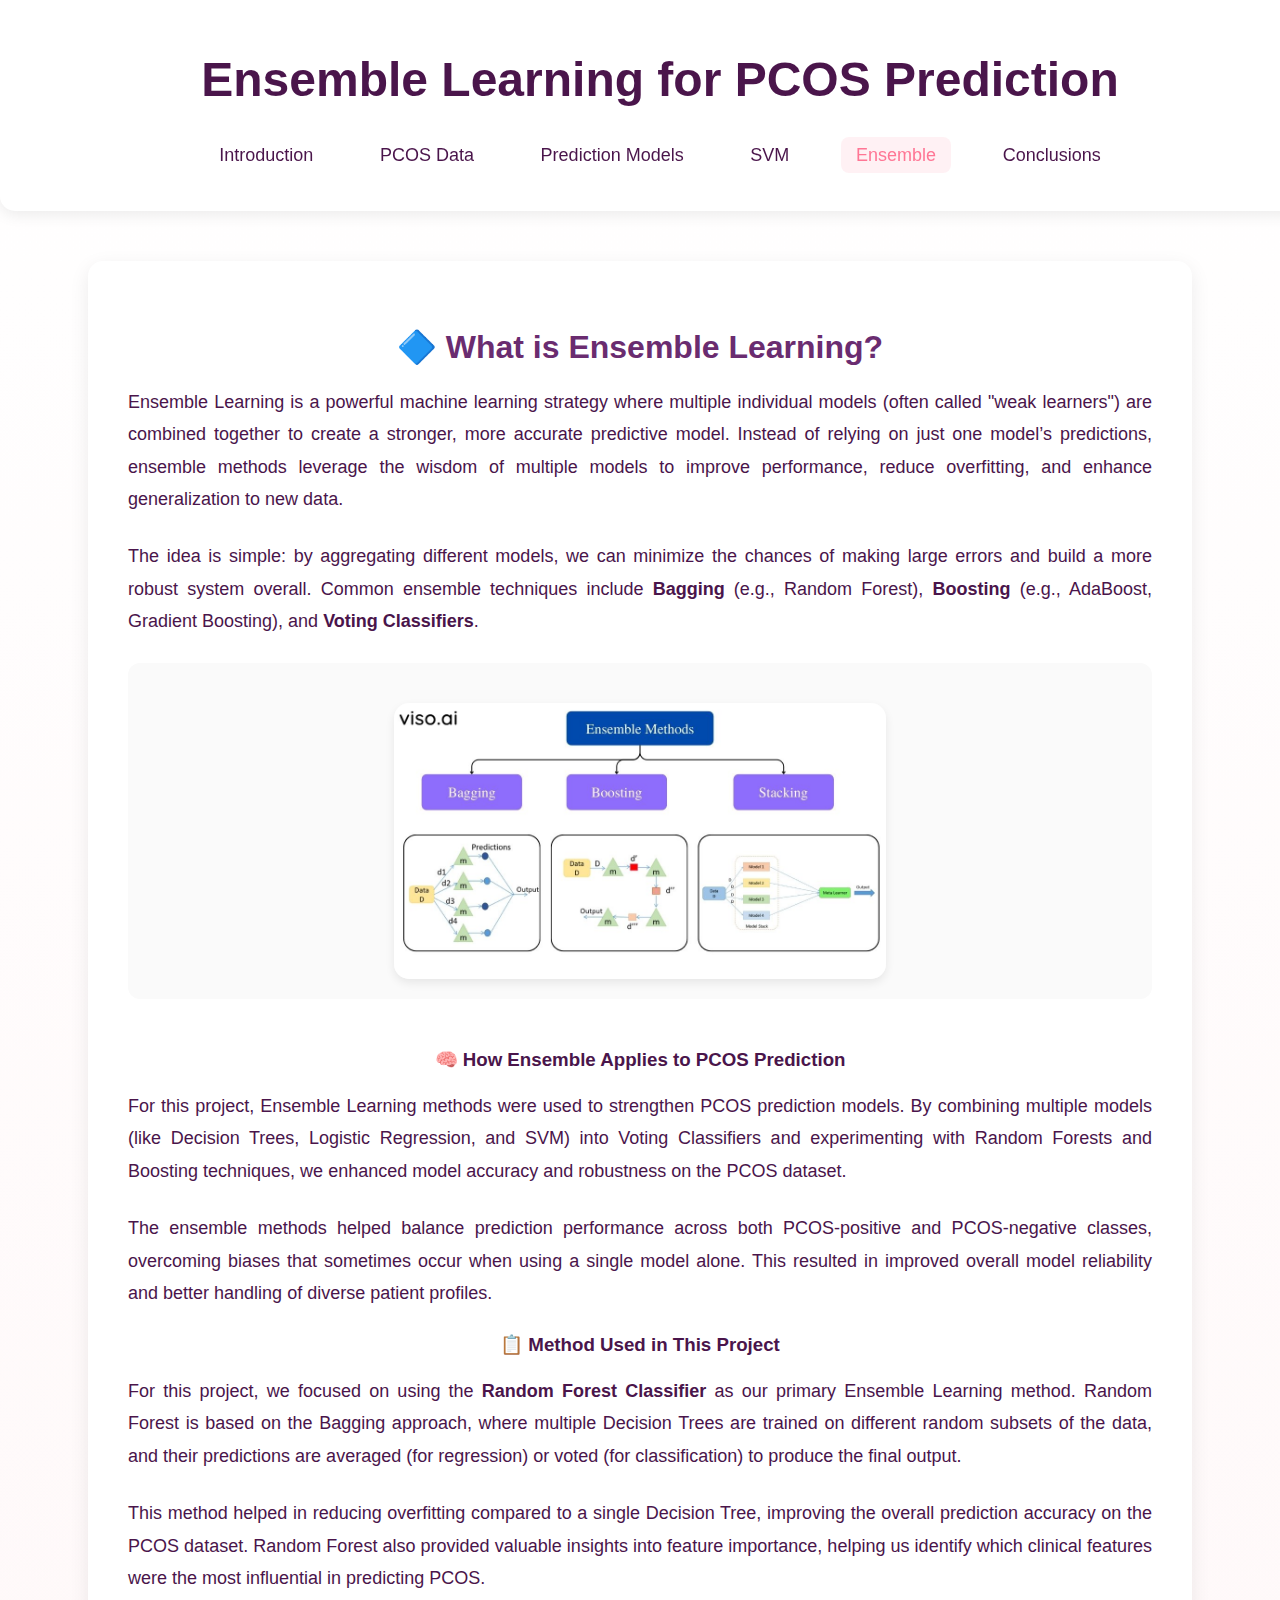
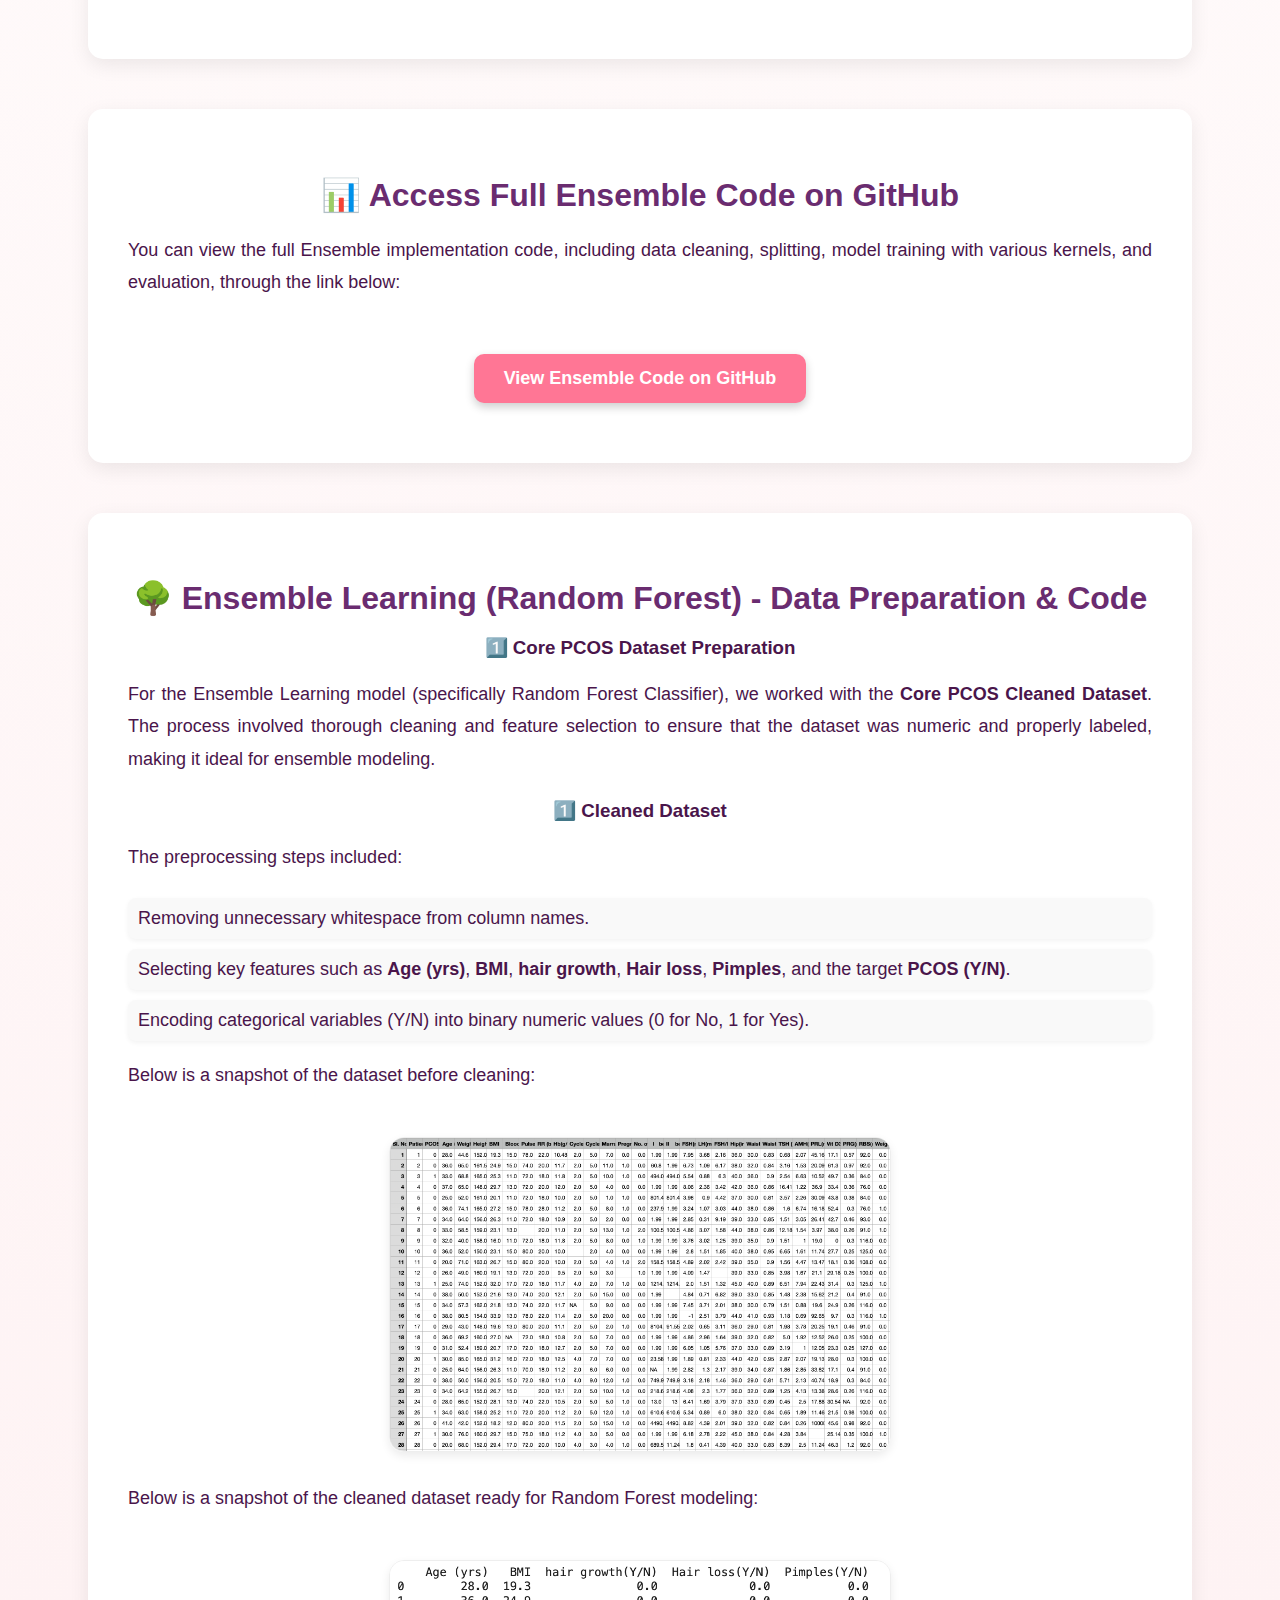
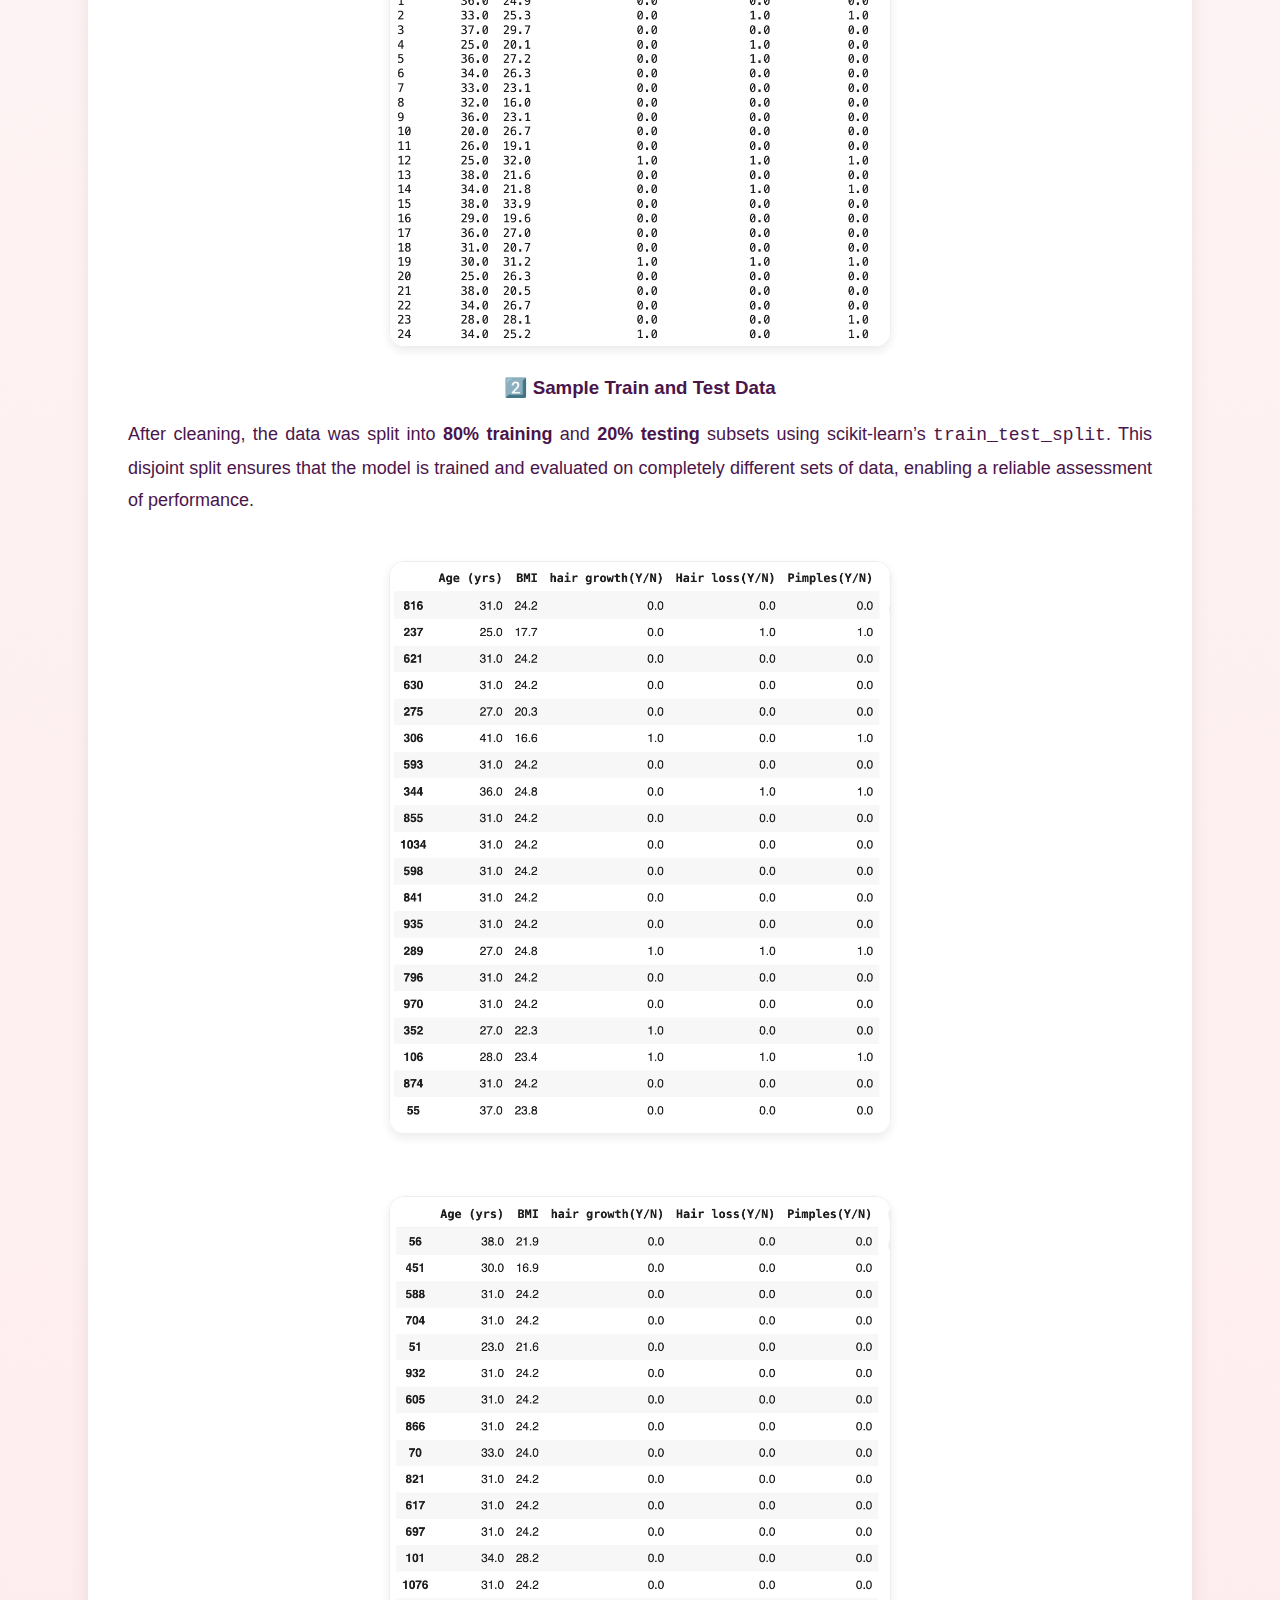
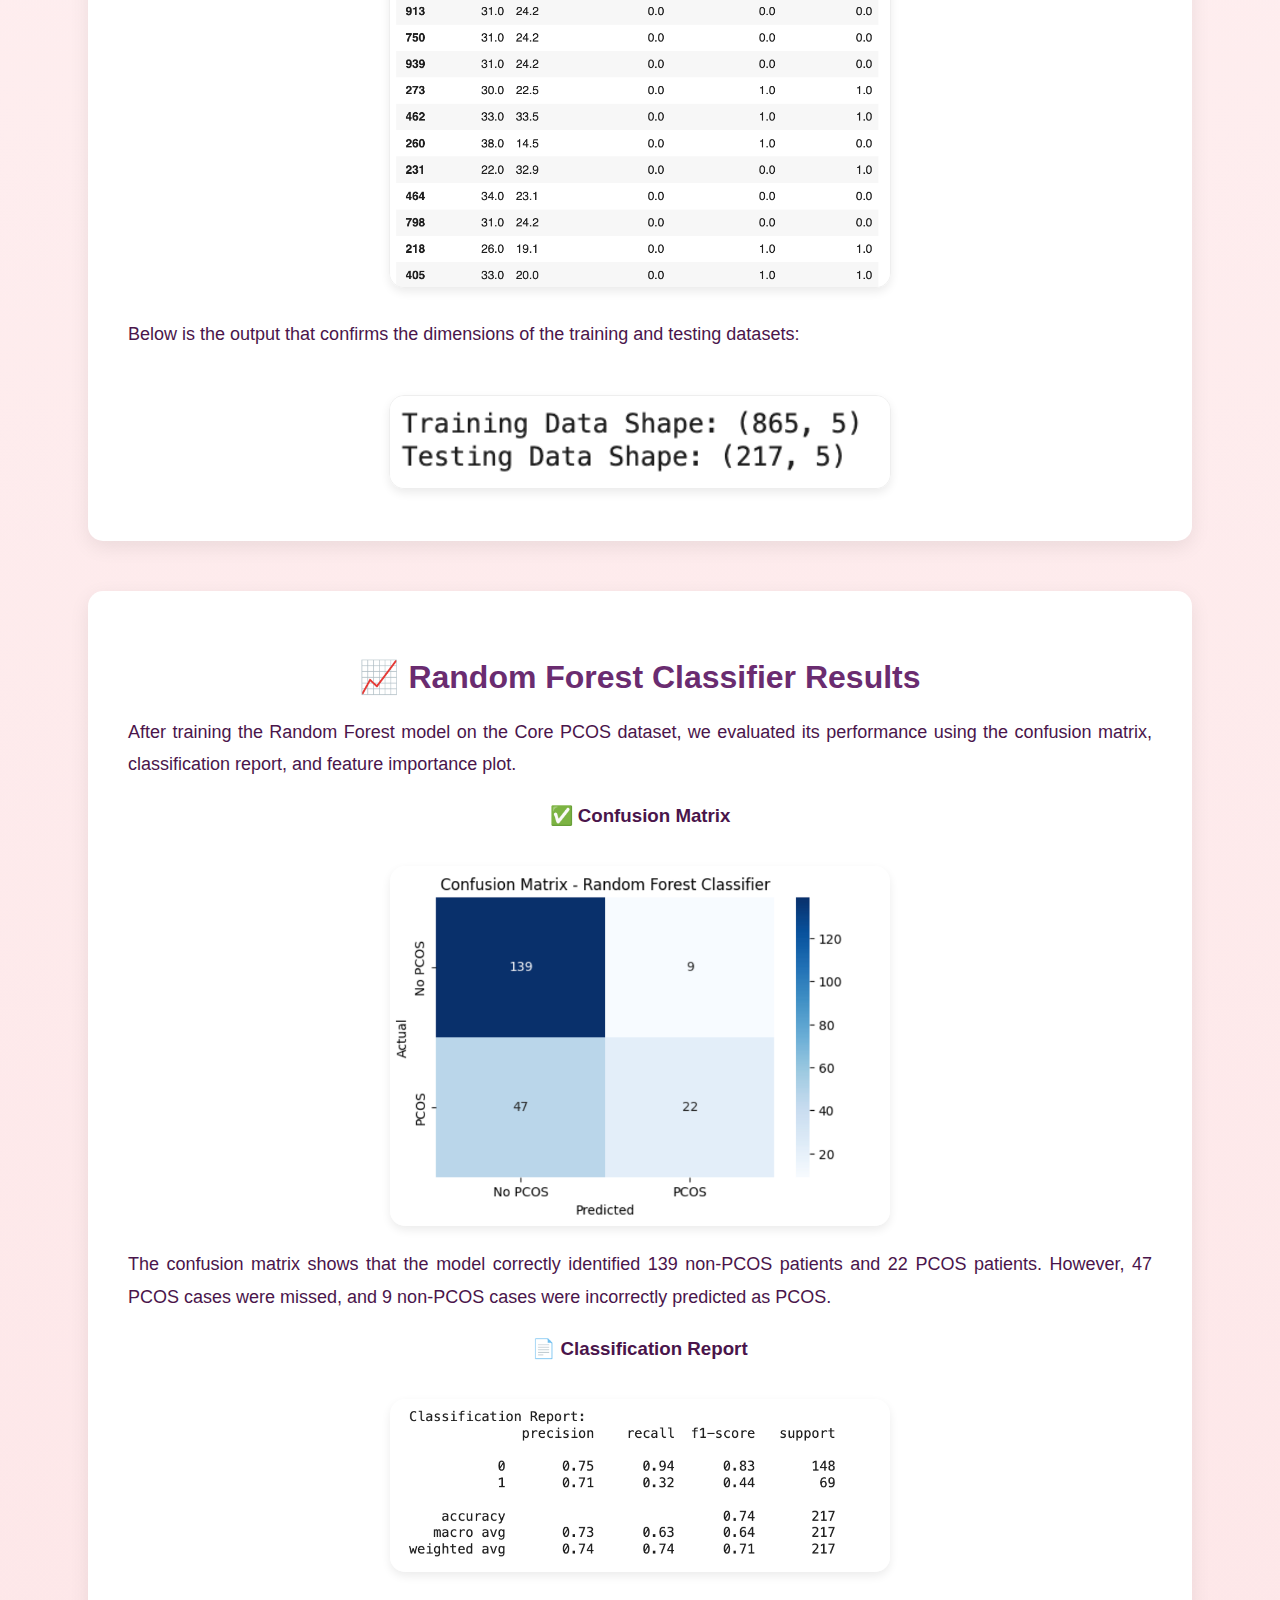
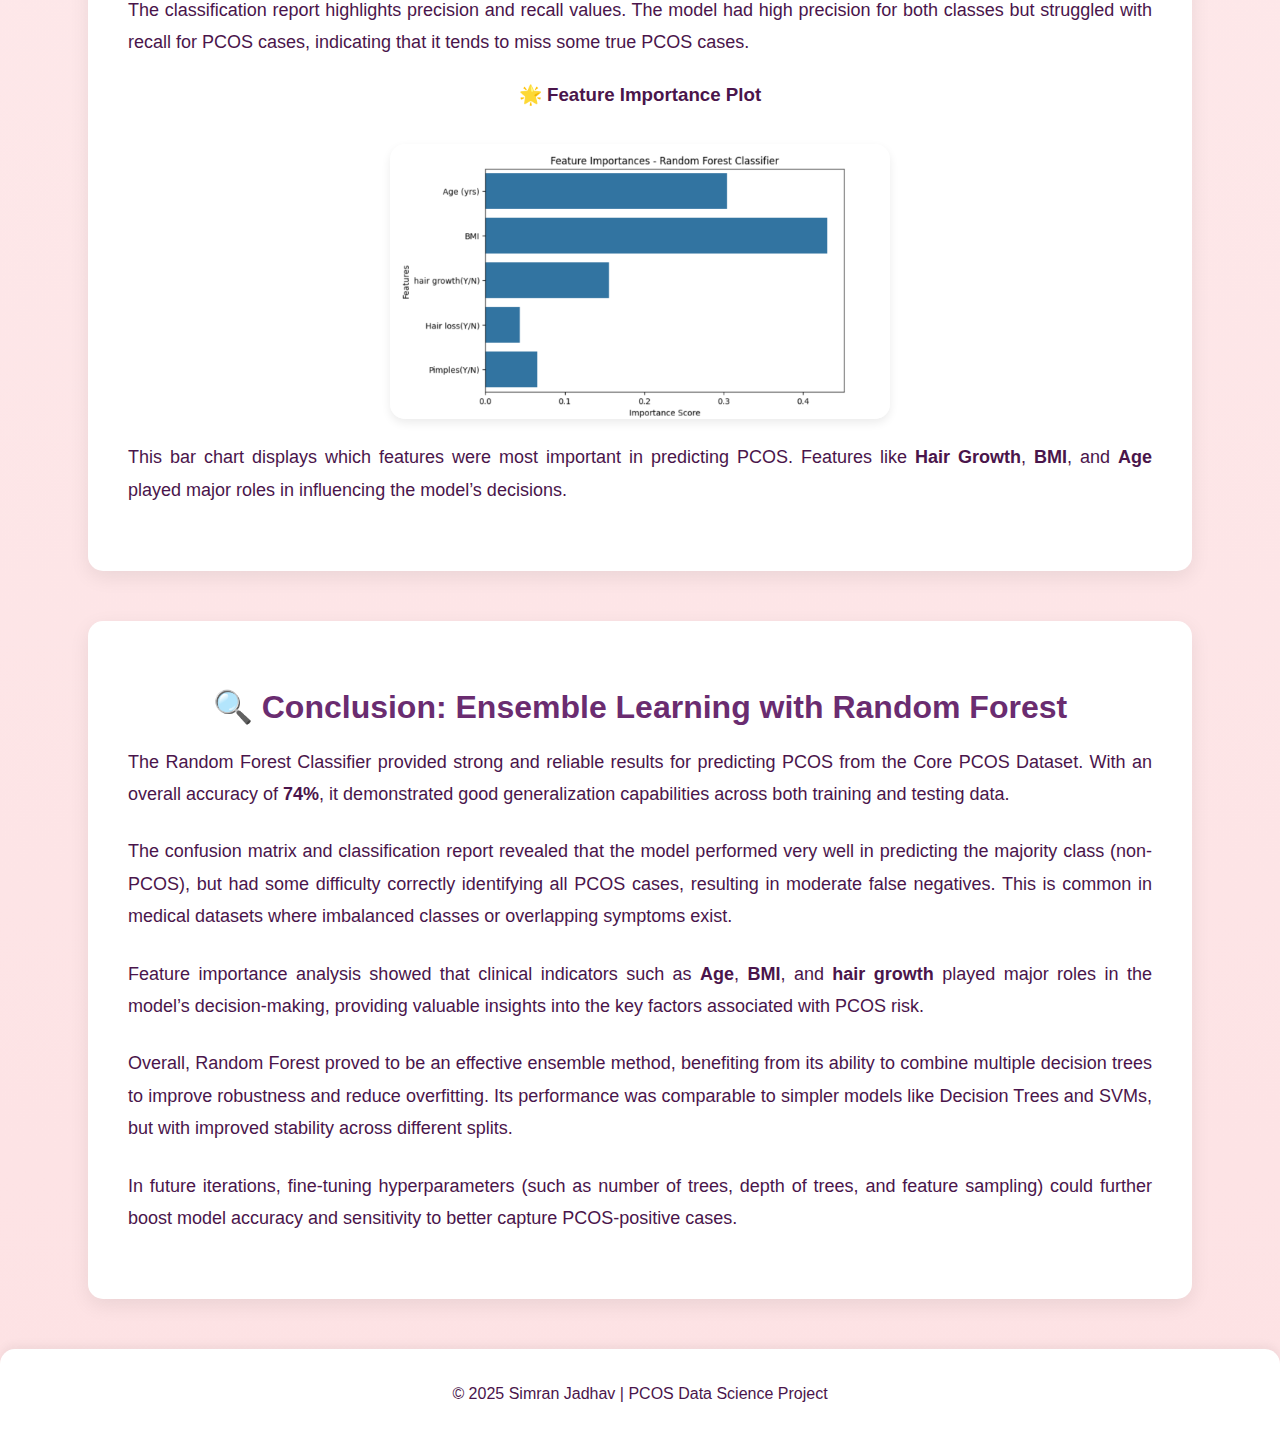
<file: Pages/ensemble.html>
<!DOCTYPE html>
<html lang="en">
<head>
    <meta charset="UTF-8">
    <meta name="viewport" content="width=device-width, initial-scale=1.0">
    <title>Ensemble Learning - PCOS Prediction</title>
    <link rel="stylesheet" href="../styles.css">
</head>
<body>

    <!-- Header -->
    <header>
        <h1>Ensemble Learning for PCOS Prediction</h1>
        <nav>
            <ul>
                <li><a href="introduction.html">Introduction</a></li>
                <li><a href="eda.html">PCOS Data</a></li>
                <li><a href="models.html">Prediction Models</a></li>
                <li><a href="svm.html">SVM</a></li>
                <li><a href="ensemble.html" class="active">Ensemble</a></li>
                <li><a href="conclusion.html">Conclusions</a></li>
            </ul>
        </nav>
    </header>

    <section class="content">
        <h2>🔷 What is Ensemble Learning?</h2>
        
        <p>
            Ensemble Learning is a powerful machine learning strategy where multiple individual models (often called "weak learners") are combined together 
            to create a stronger, more accurate predictive model. Instead of relying on just one model’s predictions, ensemble methods leverage the wisdom of multiple models to improve performance, 
            reduce overfitting, and enhance generalization to new data.
        </p>
        
        <p>
            The idea is simple: by aggregating different models, we can minimize the chances of making large errors and build a more robust system overall. 
            Common ensemble techniques include <strong>Bagging</strong> (e.g., Random Forest), <strong>Boosting</strong> (e.g., AdaBoost, Gradient Boosting), and <strong>Voting Classifiers</strong>.
        </p>
    
        <div class="image-container">
            <img src="../assests/ensemble.jpg" alt="Ensemble Learning Concept" class="ensemble-image">
        </div>
    
       
        <h3>🧠 How Ensemble Applies to PCOS Prediction</h3>
        <p>
            For this project, Ensemble Learning methods were used to strengthen PCOS prediction models. 
            By combining multiple models (like Decision Trees, Logistic Regression, and SVM) into Voting Classifiers and experimenting with Random Forests and Boosting techniques, 
            we enhanced model accuracy and robustness on the PCOS dataset.
        </p>
        
        <p>
            The ensemble methods helped balance prediction performance across both PCOS-positive and PCOS-negative classes, 
            overcoming biases that sometimes occur when using a single model alone. This resulted in improved overall model reliability and better handling of diverse patient profiles.
        </p>
    
        <h3>📋 Method Used in This Project</h3>
<p>
    For this project, we focused on using the <strong>Random Forest Classifier</strong> as our primary Ensemble Learning method. 
    Random Forest is based on the Bagging approach, where multiple Decision Trees are trained on different random subsets of the data, 
    and their predictions are averaged (for regression) or voted (for classification) to produce the final output.
</p>

<p>
    This method helped in reducing overfitting compared to a single Decision Tree, improving the overall prediction accuracy on the PCOS dataset. 
    Random Forest also provided valuable insights into feature importance, helping us identify which clinical features were the most influential in predicting PCOS.
</p>

    </section>

    <section class="content">
        <h2>📊 Access Full Ensemble Code on GitHub</h2>
        <p>
            You can view the full Ensemble implementation code, including data cleaning, splitting, model training with various kernels, and evaluation, through the link below:
        </p>
        <a href="https://github.com/Simrann020/PCOS/blob/main/Model/ensemble.ipynb" target="_blank" class="github-button">View Ensemble Code on GitHub</a>
        
    </section>
    

    <section class="content">
        <h2>🌳 Ensemble Learning (Random Forest) - Data Preparation & Code</h2>
    
        <h3>1️⃣ Core PCOS Dataset Preparation</h3>
        <p>
            For the Ensemble Learning model (specifically Random Forest Classifier), we worked with the <strong>Core PCOS Cleaned Dataset</strong>. 
            The process involved thorough cleaning and feature selection to ensure that the dataset was numeric and properly labeled, making it ideal for ensemble modeling.
        </p>
    
        <h3>1️⃣ Cleaned Dataset</h3>
        <p>
            The preprocessing steps included:
        </p>
        <ul>
            <li>Removing unnecessary whitespace from column names.</li>
            <li>Selecting key features such as <strong>Age (yrs)</strong>, <strong>BMI</strong>, <strong>hair growth</strong>, <strong>Hair loss</strong>, <strong>Pimples</strong>, and the target <strong>PCOS (Y/N)</strong>.</li>
            <li>Encoding categorical variables (Y/N) into binary numeric values (0 for No, 1 for Yes).</li>
        </ul>
    
        <p>Below is a snapshot of the dataset before cleaning:</p>
        <div class="image-container-Naive">
            <img src="../assests/Merged1.png" alt="Before Cleaning - Core PCOS Dataset for Random Forest" class="pcos-image">
        </div>
    
        <p>Below is a snapshot of the cleaned dataset ready for Random Forest modeling:</p>
        <div class="image-container-Naive">
            <img src="../assests/ensemble_clean.png" alt="Cleaned Core PCOS Dataset for Random Forest" class="pcos-image">
        </div>
    
        <h3>2️⃣ Sample Train and Test Data</h3>
        <p>
            After cleaning, the data was split into <strong>80% training</strong> and <strong>20% testing</strong> subsets using scikit-learn’s <code>train_test_split</code>. 
            This disjoint split ensures that the model is trained and evaluated on completely different sets of data, enabling a reliable assessment of performance.
        </p>
    
        <div class="image-container-Naive">
            <img src="../assests/ensemble_train.png" alt="Random Forest Train Data Sample" class="pcos-image">
            <img src="../assests/ensemble_test.png" alt="Random Forest Test Data Sample" class="pcos-image">
        </div>
    
        <p>Below is the output that confirms the dimensions of the training and testing datasets:</p>
        <div class="image-container-Naive">
            <img src="../assests/ensemble_shape.png" alt="Random Forest Train-Test Split Shape Output" class="pcos-image">
        </div>
    
    </section>
    
    <section class="content">
        <h2>📈 Random Forest Classifier Results</h2>
    
        <p>
            After training the Random Forest model on the Core PCOS dataset, we evaluated its performance using the confusion matrix, classification report, and feature importance plot.
        </p>
    
        <h3>✅ Confusion Matrix</h3>
        <div class="image-container-ensemble">
            <img src="../assests/ensemble_confusion.png" alt="Random Forest Confusion Matrix" class="ensemble-image">
        </div>
        <p>
            The confusion matrix shows that the model correctly identified 139 non-PCOS patients and 22 PCOS patients. However, 47 PCOS cases were missed, and 9 non-PCOS cases were incorrectly predicted as PCOS.
        </p>
    
        <h3>📄 Classification Report</h3>
        <div class="image-container-ensemble">
            <img src="../assests/ensemble_classification.png" alt="Random Forest Classification Report" class="ensemble-image">
        </div>
        <p>
            The classification report highlights precision and recall values. 
            The model had high precision for both classes but struggled with recall for PCOS cases, indicating that it tends to miss some true PCOS cases.
        </p>
    
        <h3>🌟 Feature Importance Plot</h3>
        <div class="image-container-ensemble">
            <img src="../assests/ensemble_feature.png" alt="Random Forest Feature Importance" class="ensemble-image">
        </div>
        <p>
            This bar chart displays which features were most important in predicting PCOS. Features like <strong>Hair Growth</strong>, <strong>BMI</strong>, and <strong>Age</strong> played major roles in influencing the model’s decisions.
        </p>
    
    
    </section>
    

    <section class="content">
        <h2>🔍 Conclusion: Ensemble Learning with Random Forest</h2>
    
        <p>
            The Random Forest Classifier provided strong and reliable results for predicting PCOS from the Core PCOS Dataset. 
            With an overall accuracy of <strong>74%</strong>, it demonstrated good generalization capabilities across both training and testing data.
        </p>
    
        <p>
            The confusion matrix and classification report revealed that the model performed very well in predicting the majority class (non-PCOS), 
            but had some difficulty correctly identifying all PCOS cases, resulting in moderate false negatives. 
            This is common in medical datasets where imbalanced classes or overlapping symptoms exist.
        </p>
    
        <p>
            Feature importance analysis showed that clinical indicators such as <strong>Age</strong>, <strong>BMI</strong>, and <strong>hair growth</strong> played major roles in the model’s decision-making, 
            providing valuable insights into the key factors associated with PCOS risk.
        </p>
    
        <p>
            Overall, Random Forest proved to be an effective ensemble method, benefiting from its ability to combine multiple decision trees to improve robustness and reduce overfitting. 
            Its performance was comparable to simpler models like Decision Trees and SVMs, but with improved stability across different splits.
        </p>
    
        <p>
            In future iterations, fine-tuning hyperparameters (such as number of trees, depth of trees, and feature sampling) could further boost model accuracy and sensitivity to better capture PCOS-positive cases.
        </p>
    </section>
    
    <!-- Footer -->
    <footer>
        <p>© 2025 Simran Jadhav | PCOS Data Science Project</p>
    </footer>

</body>
</html>
</file>
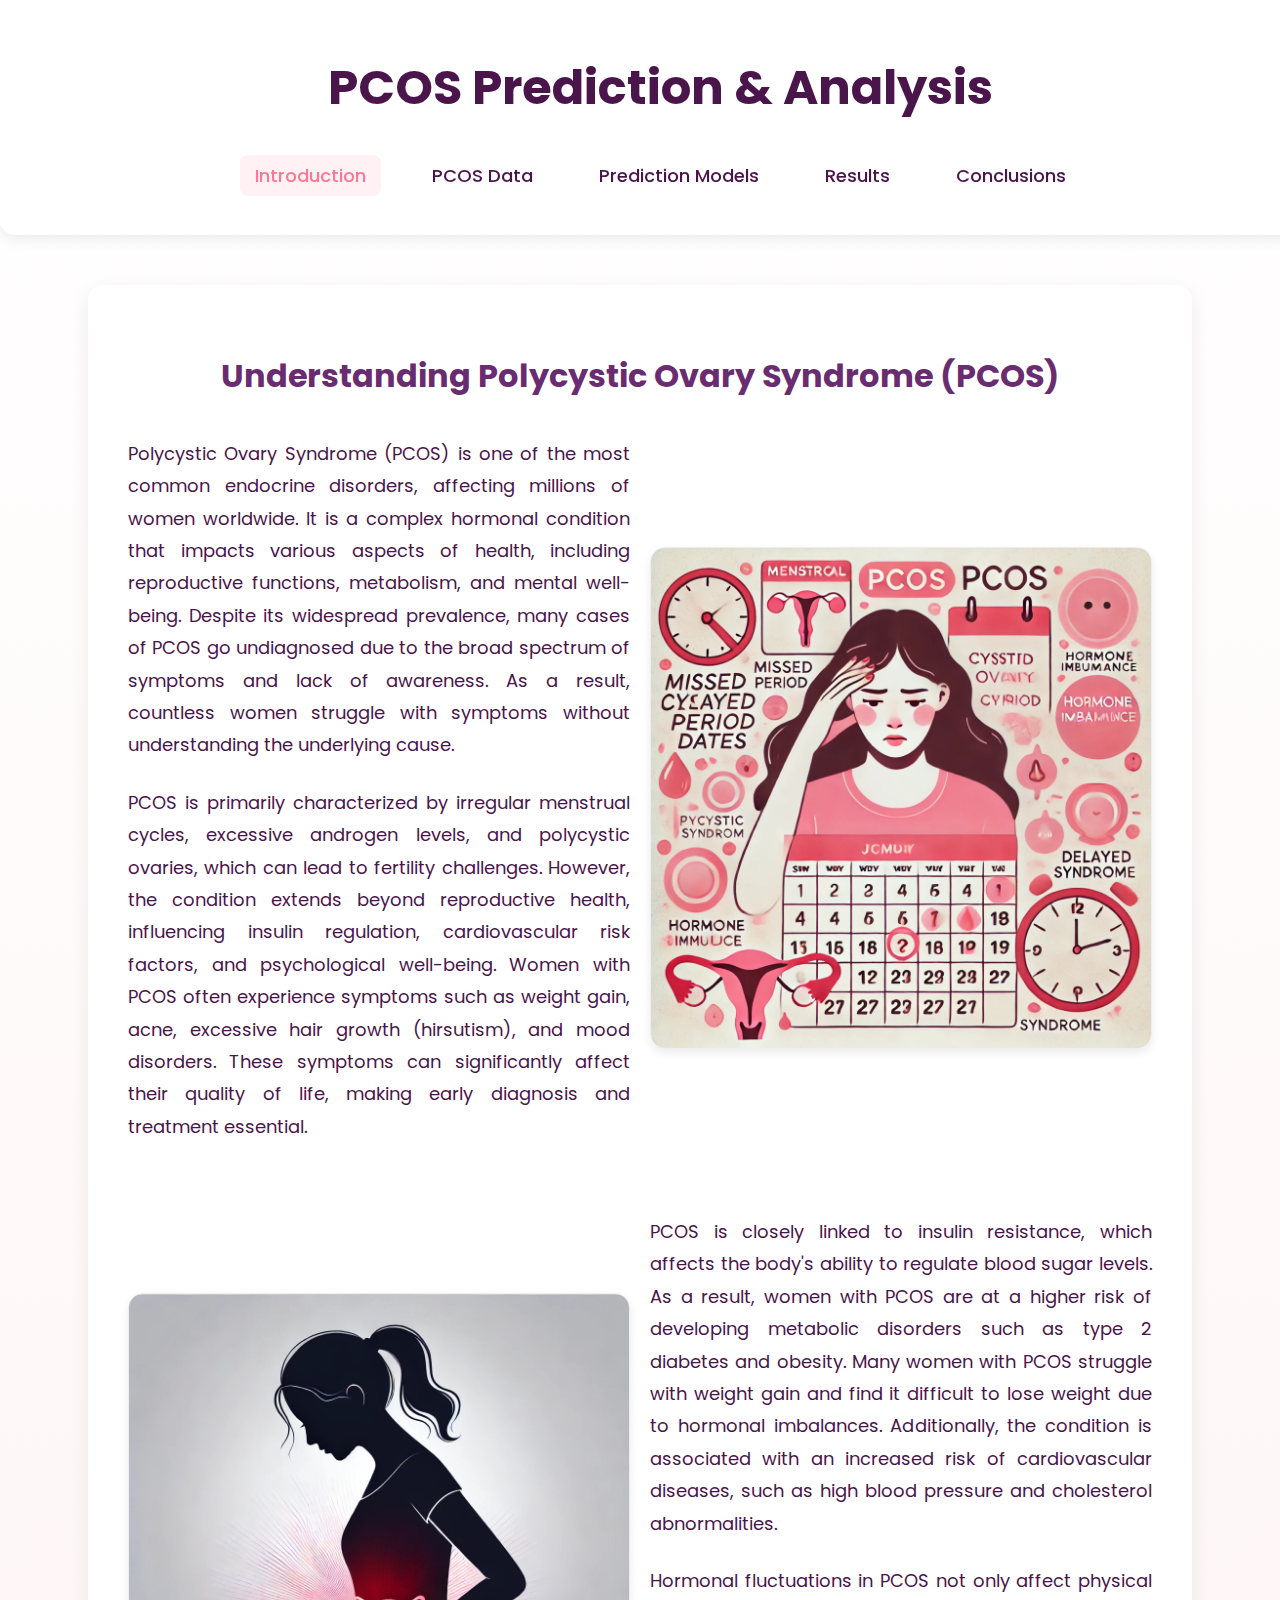
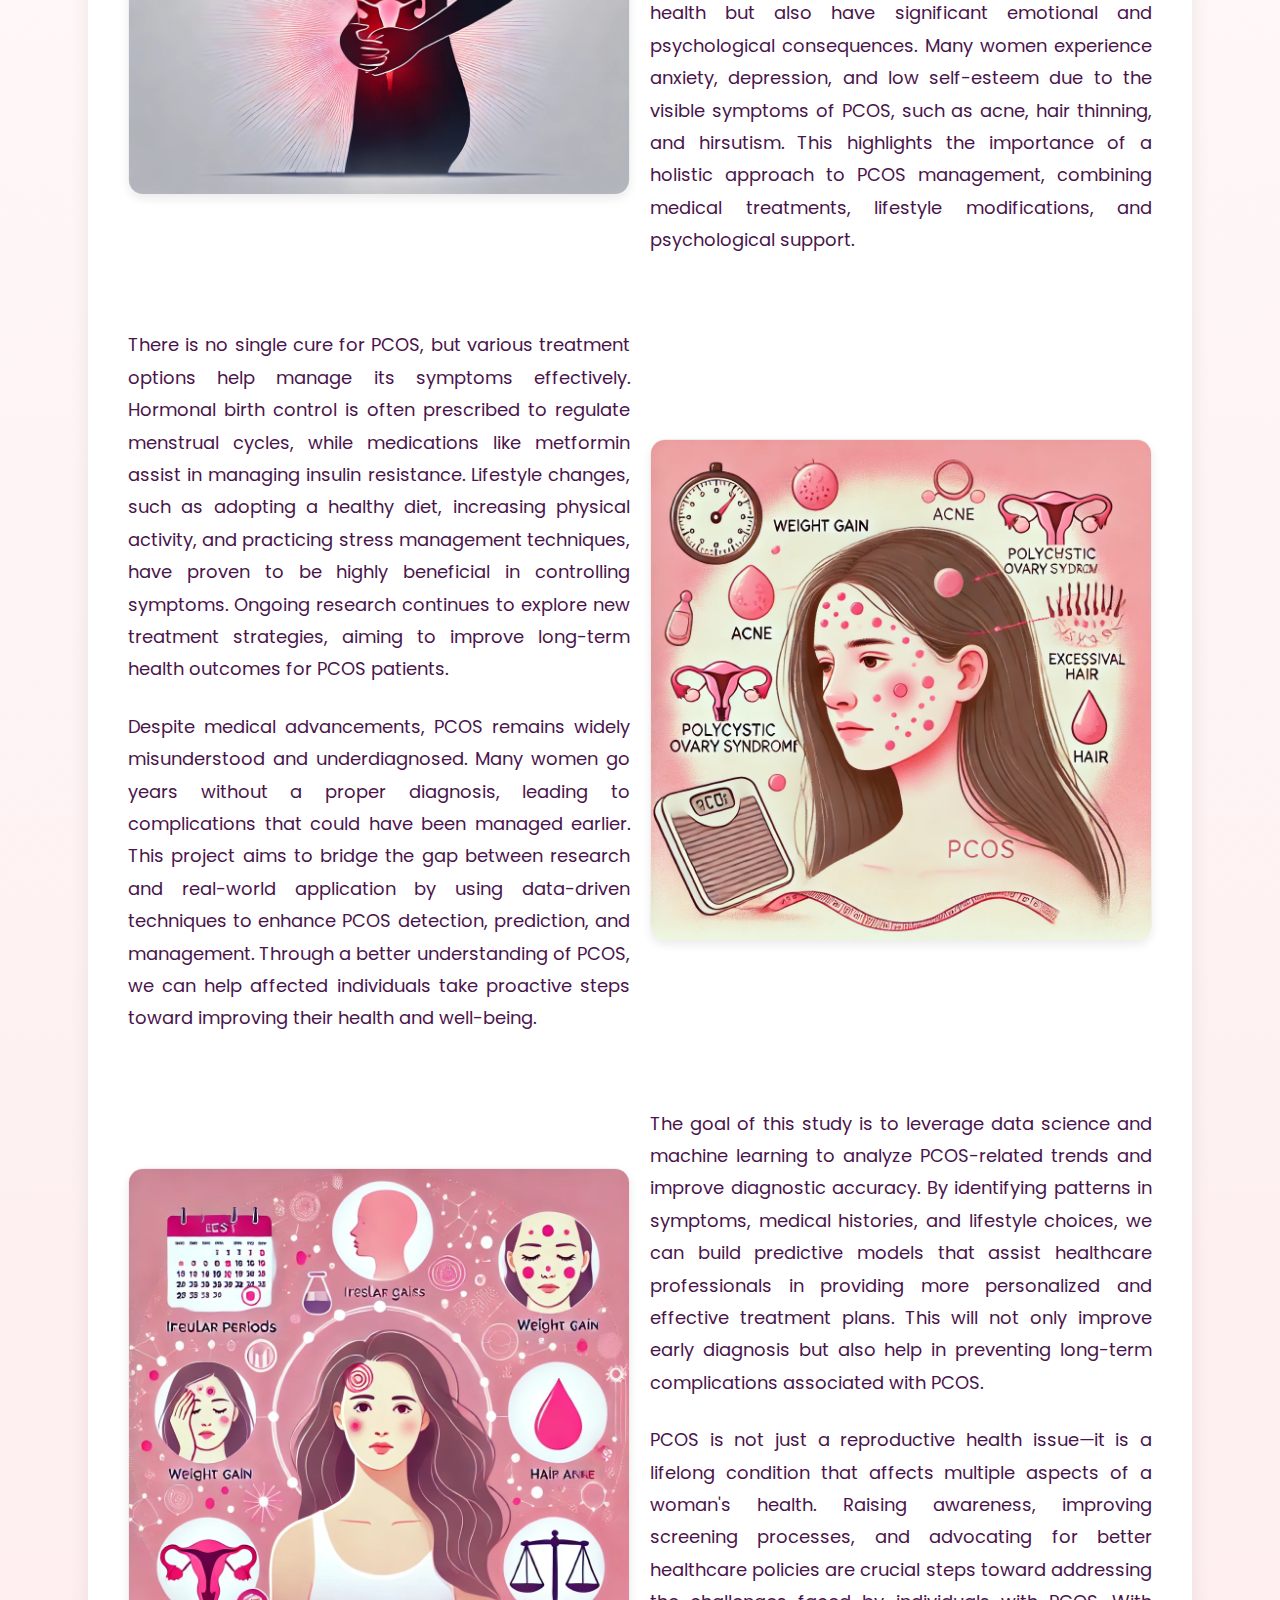
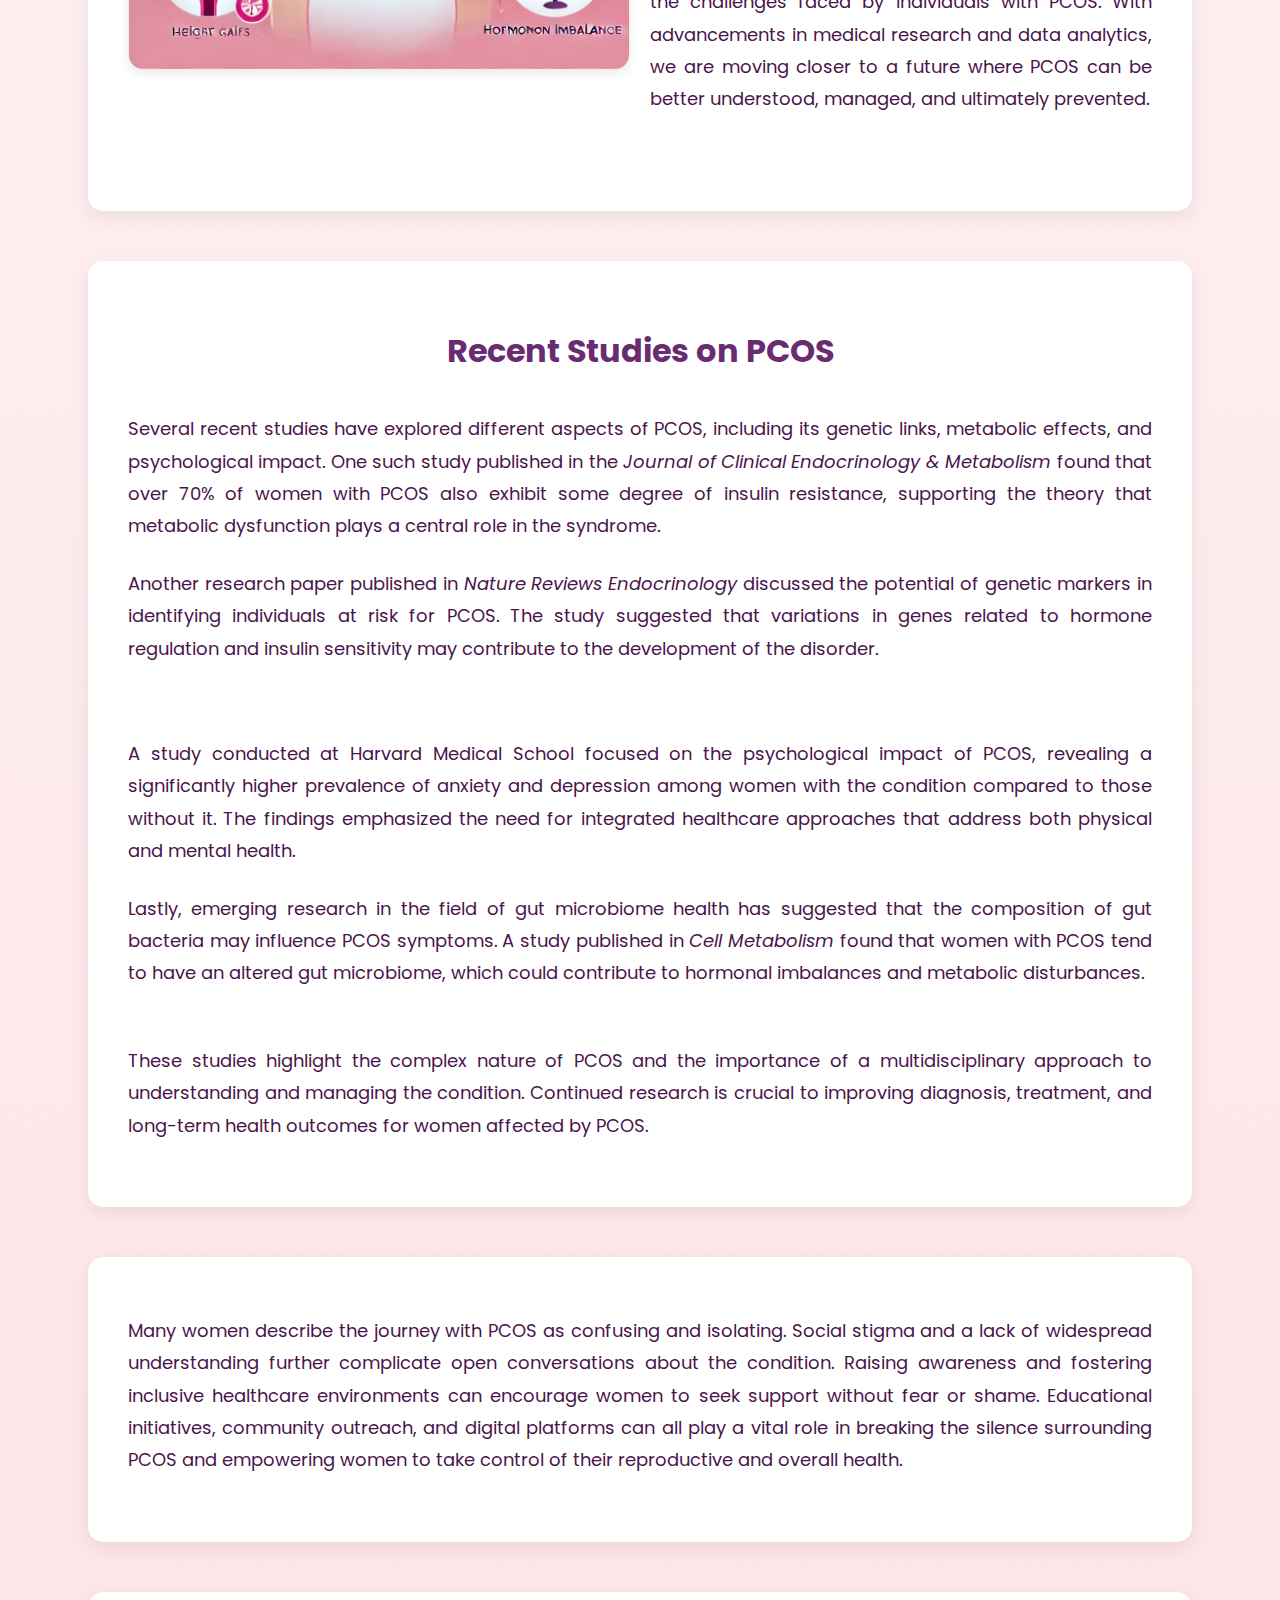
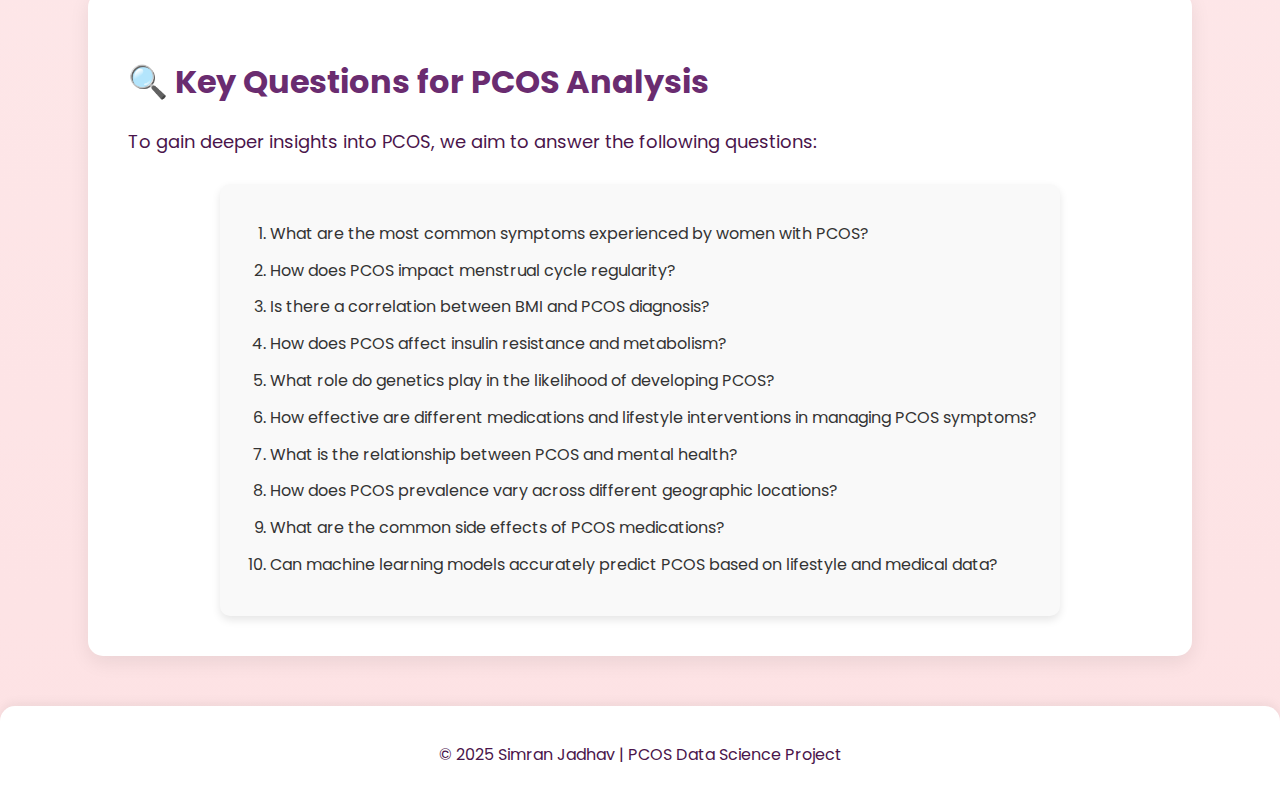
<file: Pages/introduction.html>
<!DOCTYPE html>
<html lang="en">
<head>
    <meta charset="UTF-8">
    <meta name="viewport" content="width=device-width, initial-scale=1.0">
    <title>PCOS Introduction</title>
    <link rel="stylesheet" href="../styles.css">
    <link href="https://fonts.googleapis.com/css2?family=Poppins:wght@300;400;600&display=swap" rel="stylesheet">
</head>
<body>

    <!-- Header -->
    <header>
        <h1>PCOS Prediction & Analysis</h1>
        <nav>
            <ul>
                <li><a href="introduction.html" class="active">Introduction</a></li>
                <li><a href="eda.html">PCOS Data</a></li>
                <li><a href="models.html">Prediction Models</a></li>
                <li><a href="results.html">Results</a></li>
                <li><a href="conclusion.html">Conclusions</a></li>
            </ul>
        </nav>
    </header>

    <section class="content">
        <h2>Understanding Polycystic Ovary Syndrome (PCOS)</h2>
    
        <div class="intro-grid">
            <div class="text-content">
                <p>
                    Polycystic Ovary Syndrome (PCOS) is one of the most common endocrine disorders, affecting millions of women worldwide. It is a complex hormonal condition that impacts various aspects of health, including reproductive functions, metabolism, and mental well-being. Despite its widespread prevalence, many cases of PCOS go undiagnosed due to the broad spectrum of symptoms and lack of awareness. As a result, countless women struggle with symptoms without understanding the underlying cause.
                </p>
                <p>
                    PCOS is primarily characterized by irregular menstrual cycles, excessive androgen levels, and polycystic ovaries, which can lead to fertility challenges. However, the condition extends beyond reproductive health, influencing insulin regulation, cardiovascular risk factors, and psychological well-being. Women with PCOS often experience symptoms such as weight gain, acne, excessive hair growth (hirsutism), and mood disorders. These symptoms can significantly affect their quality of life, making early diagnosis and treatment essential.
                </p>
                
            </div>
            <img src="../assests/image1.webp" alt="PCOS Overview" class="pcos-image">
        </div>
    
        <div class="intro-grid">
            <img src="../assests/image2webp.webp" alt="Symptoms of PCOS" class="pcos-image">
            <div class="text-content">
                <p>
                    PCOS is closely linked to insulin resistance, which affects the body's ability to regulate blood sugar levels. As a result, women with PCOS are at a higher risk of developing metabolic disorders such as type 2 diabetes and obesity. Many women with PCOS struggle with weight gain and find it difficult to lose weight due to hormonal imbalances. Additionally, the condition is associated with an increased risk of cardiovascular diseases, such as high blood pressure and cholesterol abnormalities.
                </p>
                <p>
                    Hormonal fluctuations in PCOS not only affect physical health but also have significant emotional and psychological consequences. Many women experience anxiety, depression, and low self-esteem due to the visible symptoms of PCOS, such as acne, hair thinning, and hirsutism. This highlights the importance of a holistic approach to PCOS management, combining medical treatments, lifestyle modifications, and psychological support.
                </p>
            </div>
        </div>
    
        <div class="intro-grid">
            <div class="text-content">
                <p>
                    There is no single cure for PCOS, but various treatment options help manage its symptoms effectively. Hormonal birth control is often prescribed to regulate menstrual cycles, while medications like metformin assist in managing insulin resistance. Lifestyle changes, such as adopting a healthy diet, increasing physical activity, and practicing stress management techniques, have proven to be highly beneficial in controlling symptoms. Ongoing research continues to explore new treatment strategies, aiming to improve long-term health outcomes for PCOS patients.
                </p>
                <p>
                    Despite medical advancements, PCOS remains widely misunderstood and underdiagnosed. Many women go years without a proper diagnosis, leading to complications that could have been managed earlier. This project aims to bridge the gap between research and real-world application by using data-driven techniques to enhance PCOS detection, prediction, and management. Through a better understanding of PCOS, we can help affected individuals take proactive steps toward improving their health and well-being.
                </p>
            </div>
            <img src="../assests/image3.webp" alt="PCOS Impact on Lifestyle" class="pcos-image">
        </div>
    
        <div class="intro-grid">
            <img src="../assests/image4.webp" alt="Hormonal Imbalance in PCOS" class="pcos-image">
            <div class="text-content">
                <p>
                    The goal of this study is to leverage data science and machine learning to analyze PCOS-related trends and improve diagnostic accuracy. By identifying patterns in symptoms, medical histories, and lifestyle choices, we can build predictive models that assist healthcare professionals in providing more personalized and effective treatment plans. This will not only improve early diagnosis but also help in preventing long-term complications associated with PCOS.
                </p>
                <p>
                    PCOS is not just a reproductive health issue—it is a lifelong condition that affects multiple aspects of a woman's health. Raising awareness, improving screening processes, and advocating for better healthcare policies are crucial steps toward addressing the challenges faced by individuals with PCOS. With advancements in medical research and data analytics, we are moving closer to a future where PCOS can be better understood, managed, and ultimately prevented.
                </p>
            </div>
        </div>
    </section>

    <!-- !-- Related Studies on PCOS  -->
<section class="content">
    <h2>Recent Studies on PCOS</h2>
    
    <div class="intro-grid">
        <div class="text-content">
            <p>
                Several recent studies have explored different aspects of PCOS, including its genetic links, metabolic effects, and psychological impact. One such study published in the <em>Journal of Clinical Endocrinology & Metabolism</em> found that over 70% of women with PCOS also exhibit some degree of insulin resistance, supporting the theory that metabolic dysfunction plays a central role in the syndrome.
            </p>
            <p>
                Another research paper published in <em>Nature Reviews Endocrinology</em> discussed the potential of genetic markers in identifying individuals at risk for PCOS. The study suggested that variations in genes related to hormone regulation and insulin sensitivity may contribute to the development of the disorder.
            </p>
        </div>
       
    </div>

    <div class="intro-grid">
       
        <div class="text-content">
            <p>
                A study conducted at Harvard Medical School focused on the psychological impact of PCOS, revealing a significantly higher prevalence of anxiety and depression among women with the condition compared to those without it. The findings emphasized the need for integrated healthcare approaches that address both physical and mental health.
            </p>
            <p>
                Lastly, emerging research in the field of gut microbiome health has suggested that the composition of gut bacteria may influence PCOS symptoms. A study published in <em>Cell Metabolism</em> found that women with PCOS tend to have an altered gut microbiome, which could contribute to hormonal imbalances and metabolic disturbances.
            </p>
        </div>
    </div>

    <p>
        These studies highlight the complex nature of PCOS and the importance of a multidisciplinary approach to understanding and managing the condition. Continued research is crucial to improving diagnosis, treatment, and long-term health outcomes for women affected by PCOS.
    </p>
</section>

<section class="content">
<p>
    Many women describe the journey with PCOS as confusing and isolating. Social stigma and a lack of widespread understanding further complicate open conversations about the condition. Raising awareness and fostering inclusive healthcare environments can encourage women to seek support without fear or shame. Educational initiatives, community outreach, and digital platforms can all play a vital role in breaking the silence surrounding PCOS and empowering women to take control of their reproductive and overall health.
</p>
</section>
    
<section class="content">
    <!-- Research Questions -->
    <h2 class="question-title">🔍 Key Questions for PCOS Analysis</h2>
    <p class="question-description">To gain deeper insights into PCOS, we aim to answer the following questions:</p>
    
    <div class="question-container">
        <ol class="question-list">
            <li>What are the most common symptoms experienced by women with PCOS?</li>
            <li>How does PCOS impact menstrual cycle regularity?</li>
            <li>Is there a correlation between BMI and PCOS diagnosis?</li>
            <li>How does PCOS affect insulin resistance and metabolism?</li>
            <li>What role do genetics play in the likelihood of developing PCOS?</li>
            <li>How effective are different medications and lifestyle interventions in managing PCOS symptoms?</li>
            <li>What is the relationship between PCOS and mental health?</li>
            <li>How does PCOS prevalence vary across different geographic locations?</li>
            <li>What are the common side effects of PCOS medications?</li>
            <li>Can machine learning models accurately predict PCOS based on lifestyle and medical data?</li>
        </ol>
    </div>
</section>



    <!-- Footer -->
    <footer>
        <p>© 2025 Simran Jadhav | PCOS Data Science Project</p>
    </footer>

</body>
</html>
</file>
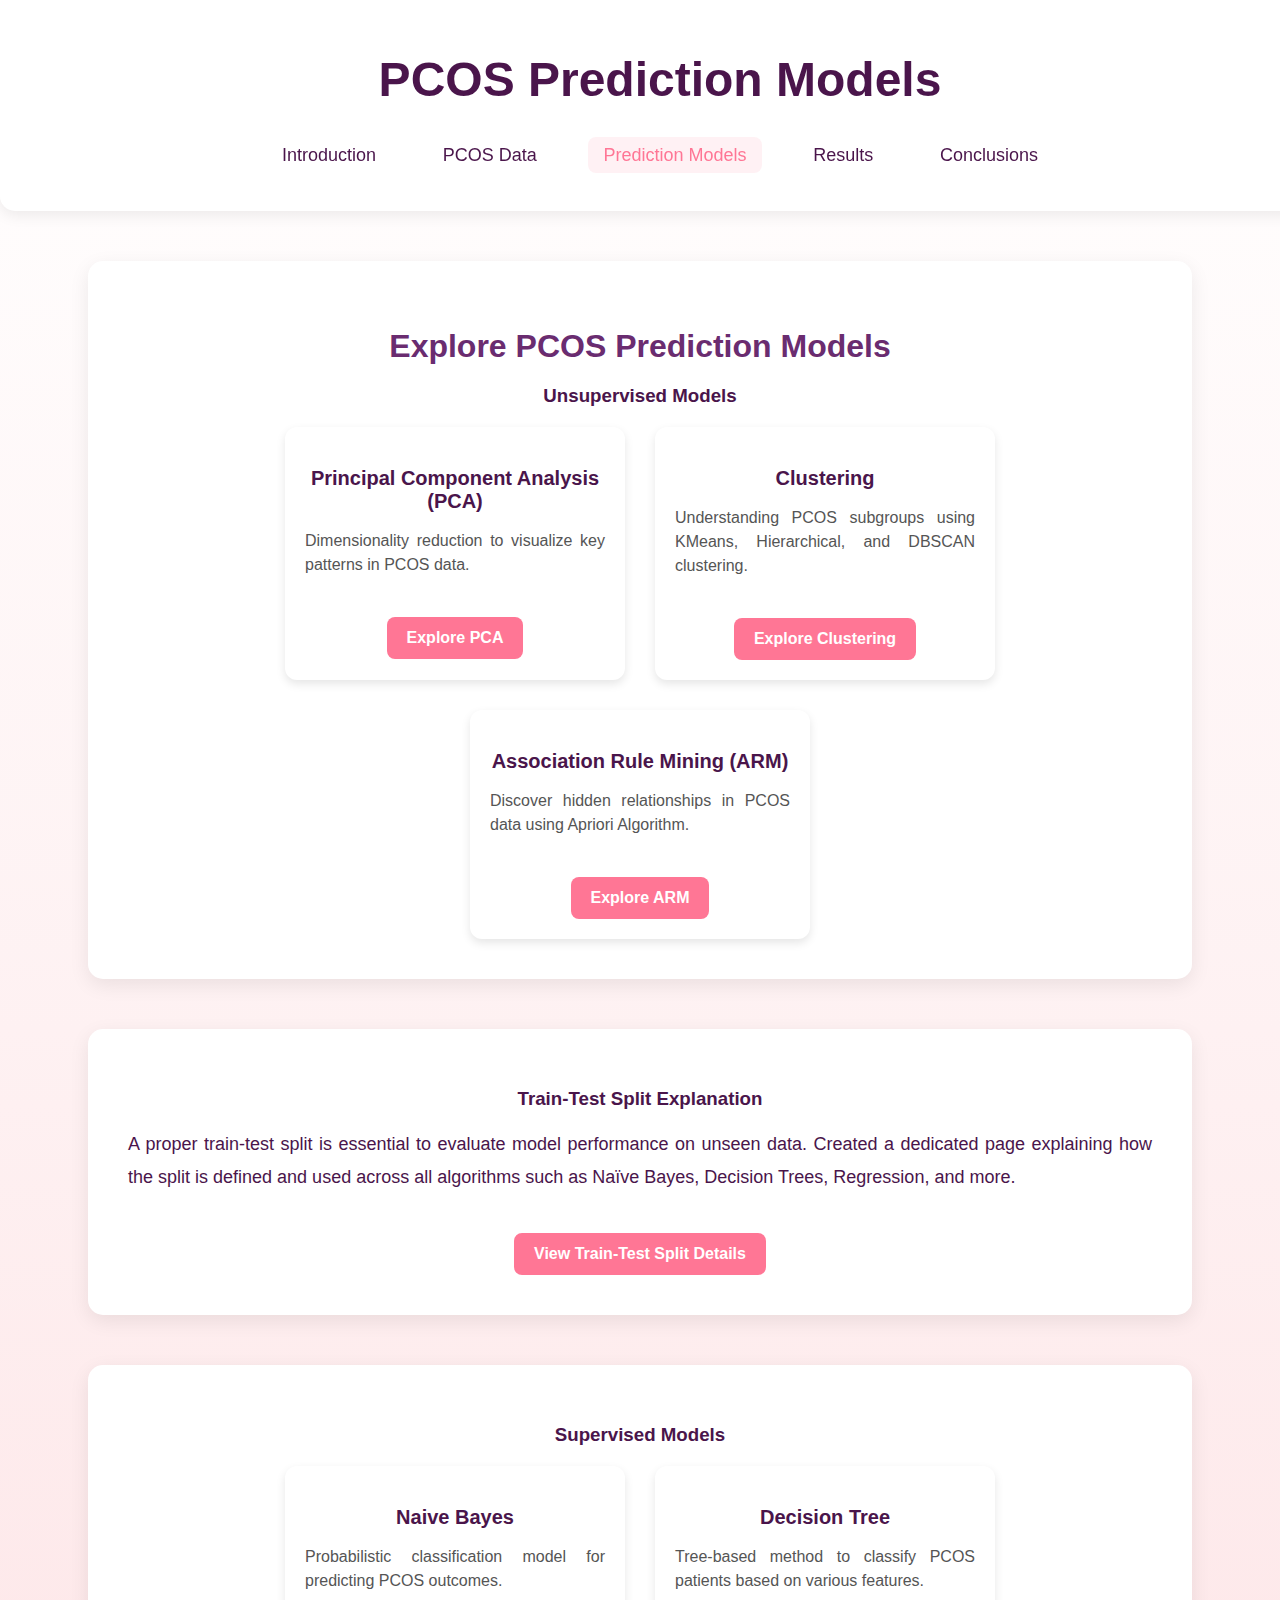
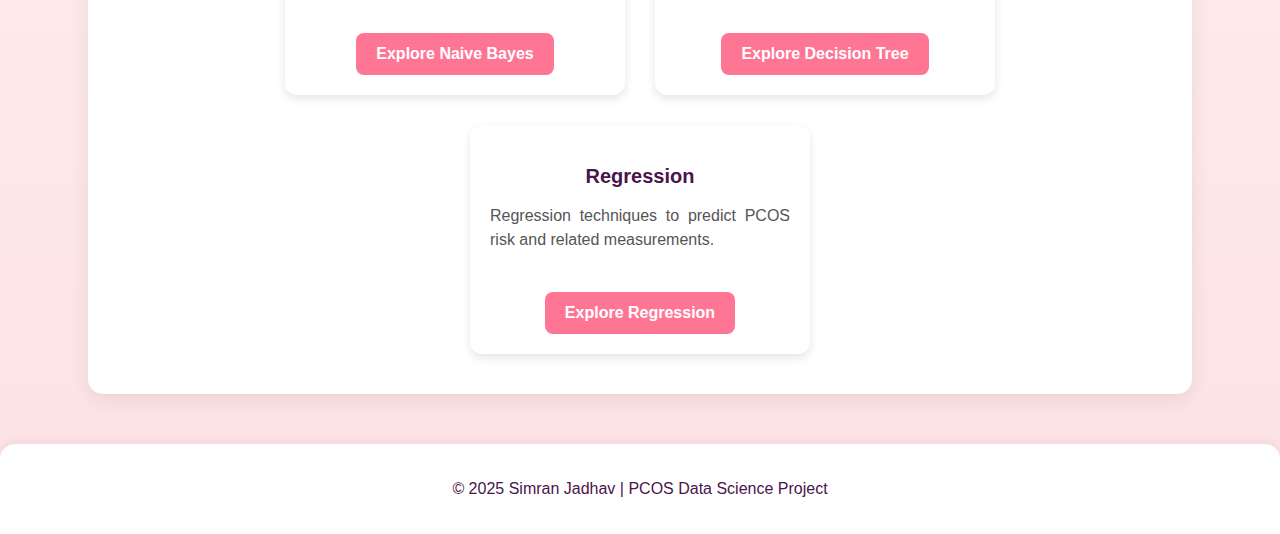
<file: Pages/models.html>
<!DOCTYPE html>
<html lang="en">
<head>
    <meta charset="UTF-8">
    <meta name="viewport" content="width=device-width, initial-scale=1.0">
    <title>PCOS Prediction Models</title>
    <link rel="stylesheet" href="../styles.css">
</head>
<body>

    <!-- Header -->
    <header>
        <h1>PCOS Prediction Models</h1>
        <nav>
            <ul>
                <li><a href="introduction.html">Introduction</a></li>
                <li><a href="eda.html">PCOS Data</a></li>
                <li><a href="models.html" class="active">Prediction Models</a></li>
                <li><a href="results.html">Results</a></li>
                <li><a href="conclusion.html">Conclusions</a></li>
            </ul>
        </nav>
    </header>

    <!-- Unsupervised Models Section -->
    <section class="content">
        <h2>Explore PCOS Prediction Models</h2>
       
        <h3>Unsupervised Models</h3>
        <div class="models-grid">
            <div class="model-card">
                <h3>Principal Component Analysis (PCA)</h3>
                <p>Dimensionality reduction to visualize key patterns in PCOS data.</p>
                <a href="pca.html" class="model-btn">Explore PCA</a>
            </div>
            <div class="model-card">
                <h3>Clustering</h3>
                <p>Understanding PCOS subgroups using KMeans, Hierarchical, and DBSCAN clustering.</p>
                <a href="clustering.html" class="model-btn">Explore Clustering</a>
            </div>
            <div class="model-card">
                <h3>Association Rule Mining (ARM)</h3>
                <p>Discover hidden relationships in PCOS data using Apriori Algorithm.</p>
                <a href="arm.html" class="model-btn">Explore ARM</a>
            </div>
        </div>
    </section>

    <!-- Train-Test Split Info Section -->
<section class="content">
    <h3>Train-Test Split Explanation</h3>
    <p>
        A proper train-test split is essential to evaluate model performance on unseen data.
        Created a dedicated page explaining how the split is defined and used across all algorithms such as Naïve Bayes, Decision Trees, Regression, and more.
    </p>
    <a href="train-test.html" class="model-btn">View Train-Test Split Details</a>
</section>


    <!-- Supervised Models Section -->
    <section class="content">
        <h3>Supervised Models</h3>
        <div class="models-grid">
            <div class="model-card">
                <h3>Naive Bayes</h3>
                <p>Probabilistic classification model for predicting PCOS outcomes.</p>
                <a href="naive_bayes.html" class="model-btn">Explore Naive Bayes</a>
            </div>
            <div class="model-card">
                <h3>Decision Tree</h3>
                <p>Tree-based method to classify PCOS patients based on various features.</p>
                <a href="decision_tree.html" class="model-btn">Explore Decision Tree</a>
            </div>
            <div class="model-card">
                <h3>Regression</h3>
                <p>Regression techniques to predict PCOS risk and related measurements.</p>
                <a href="regression.html" class="model-btn">Explore Regression</a>
            </div>
        </div>
    </section>

    <!-- Footer -->
    <footer>
        <p>© 2025 Simran Jadhav | PCOS Data Science Project</p>
    </footer>

</body>
</html>
</file>
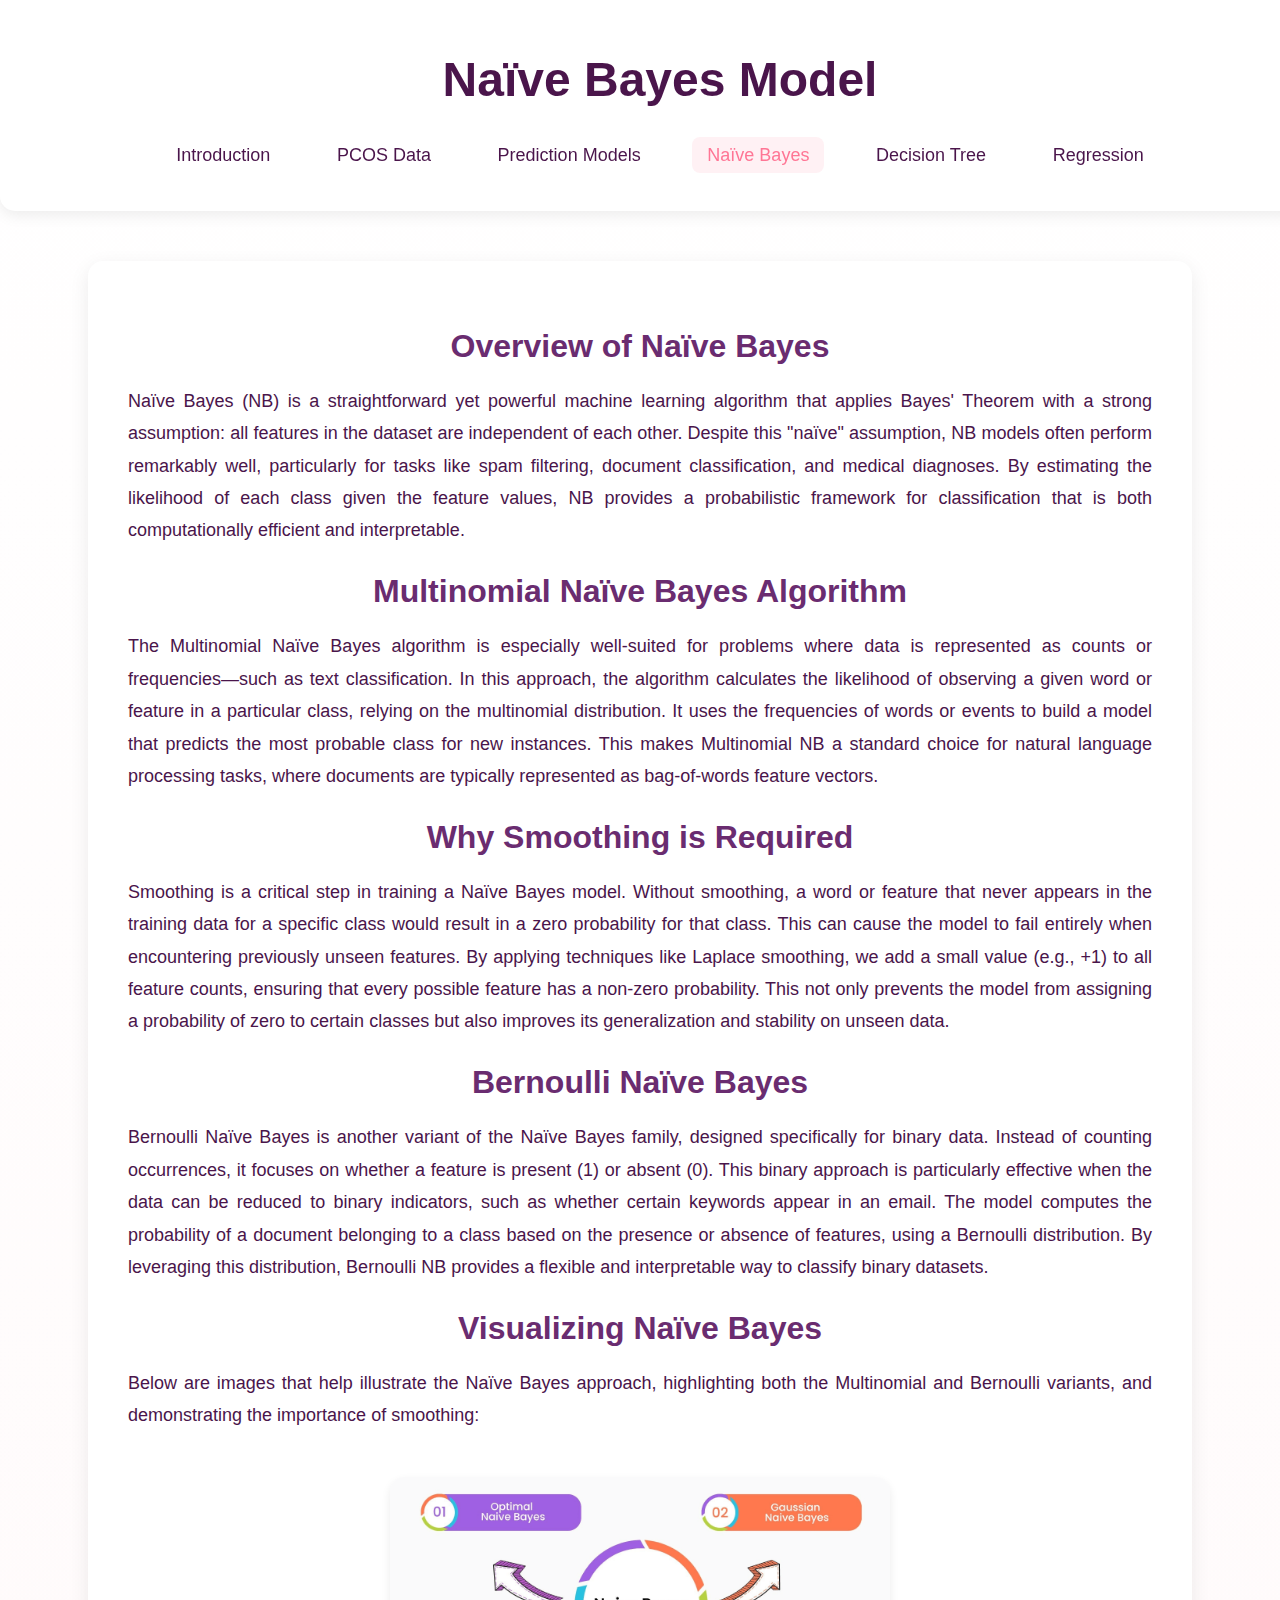
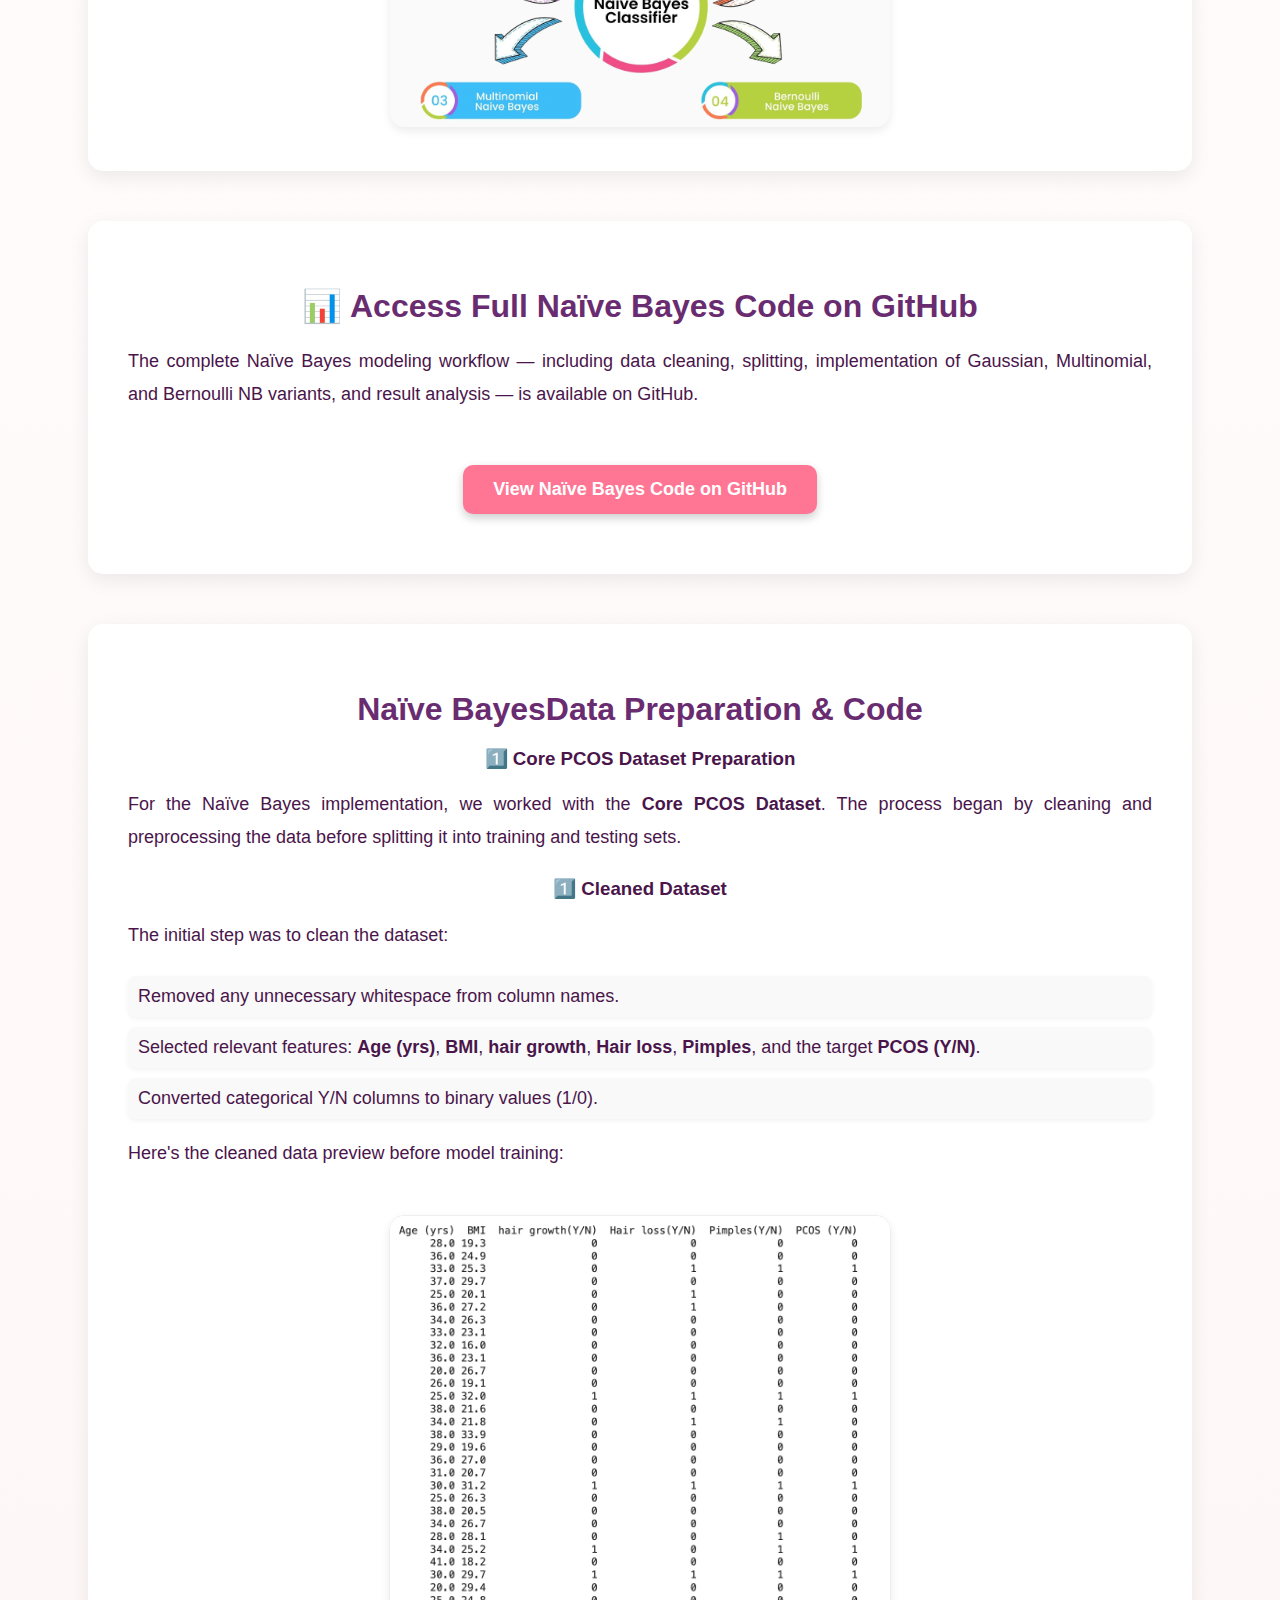
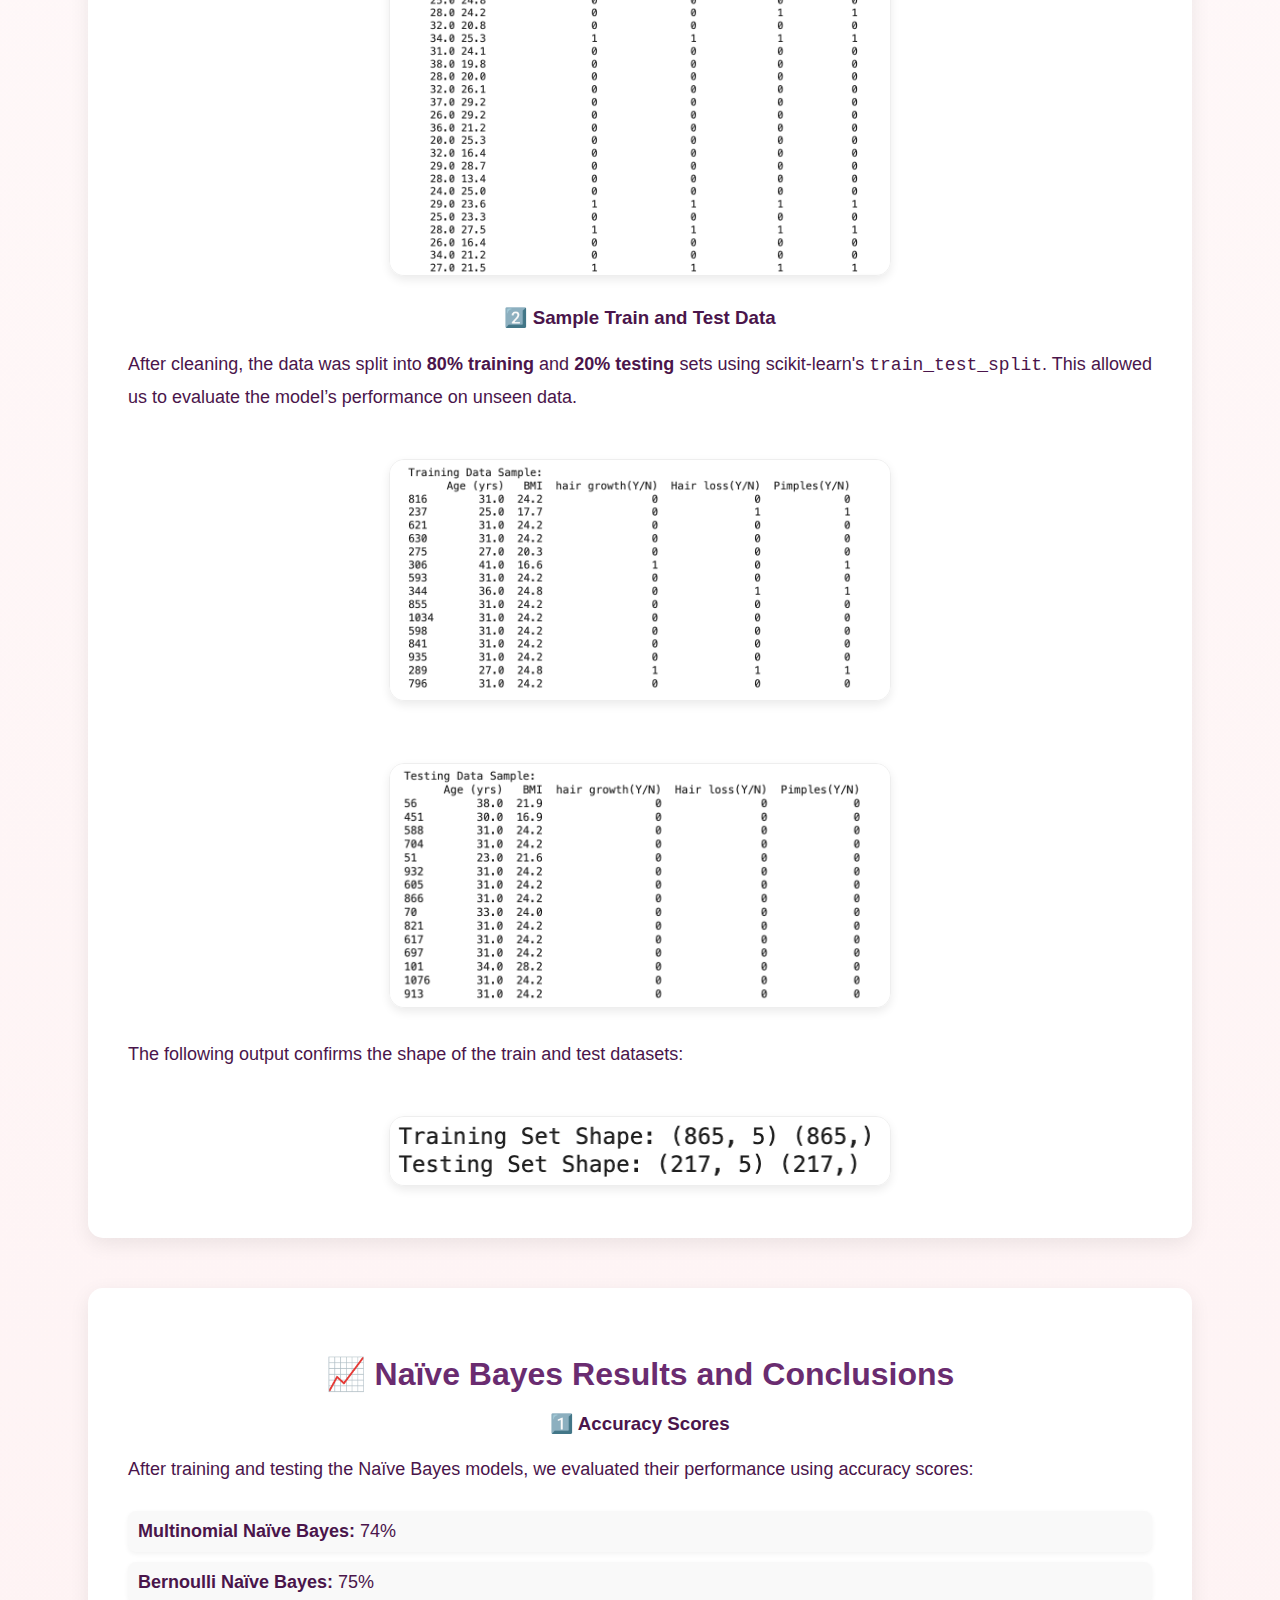
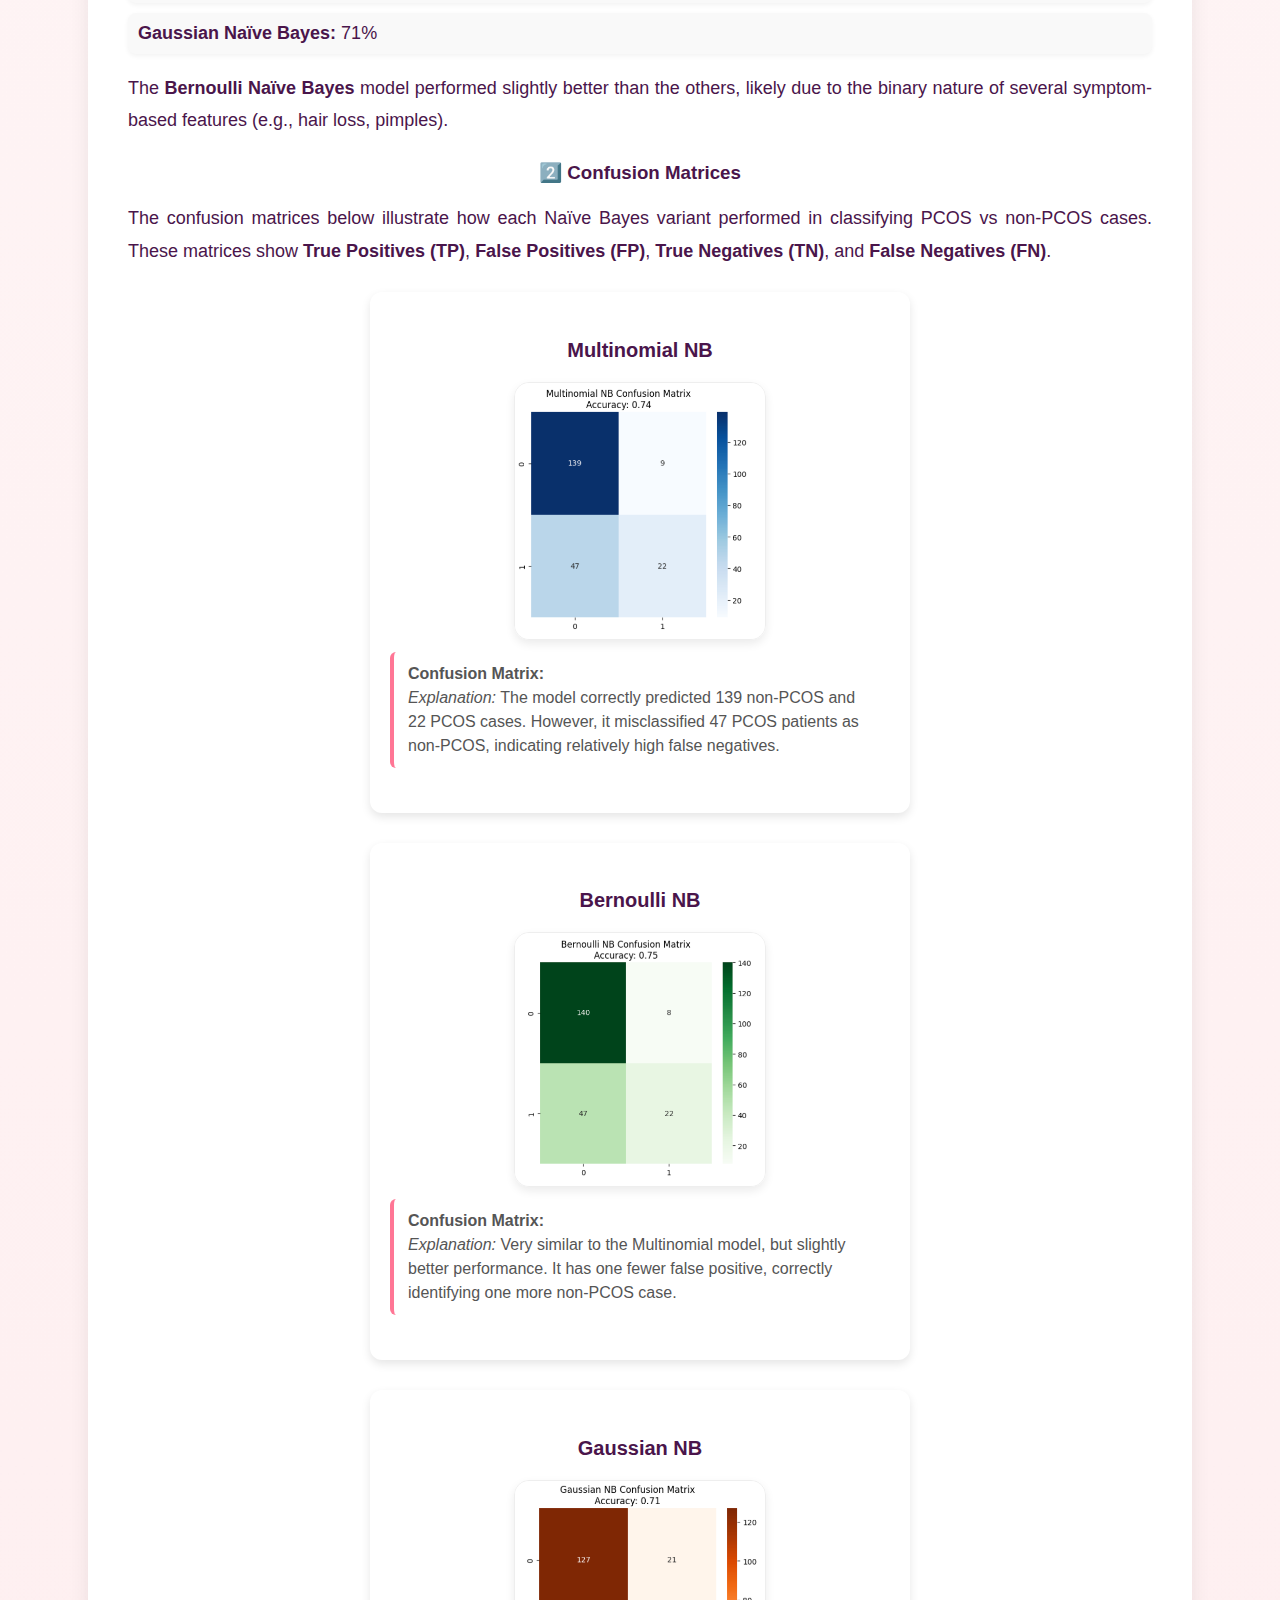
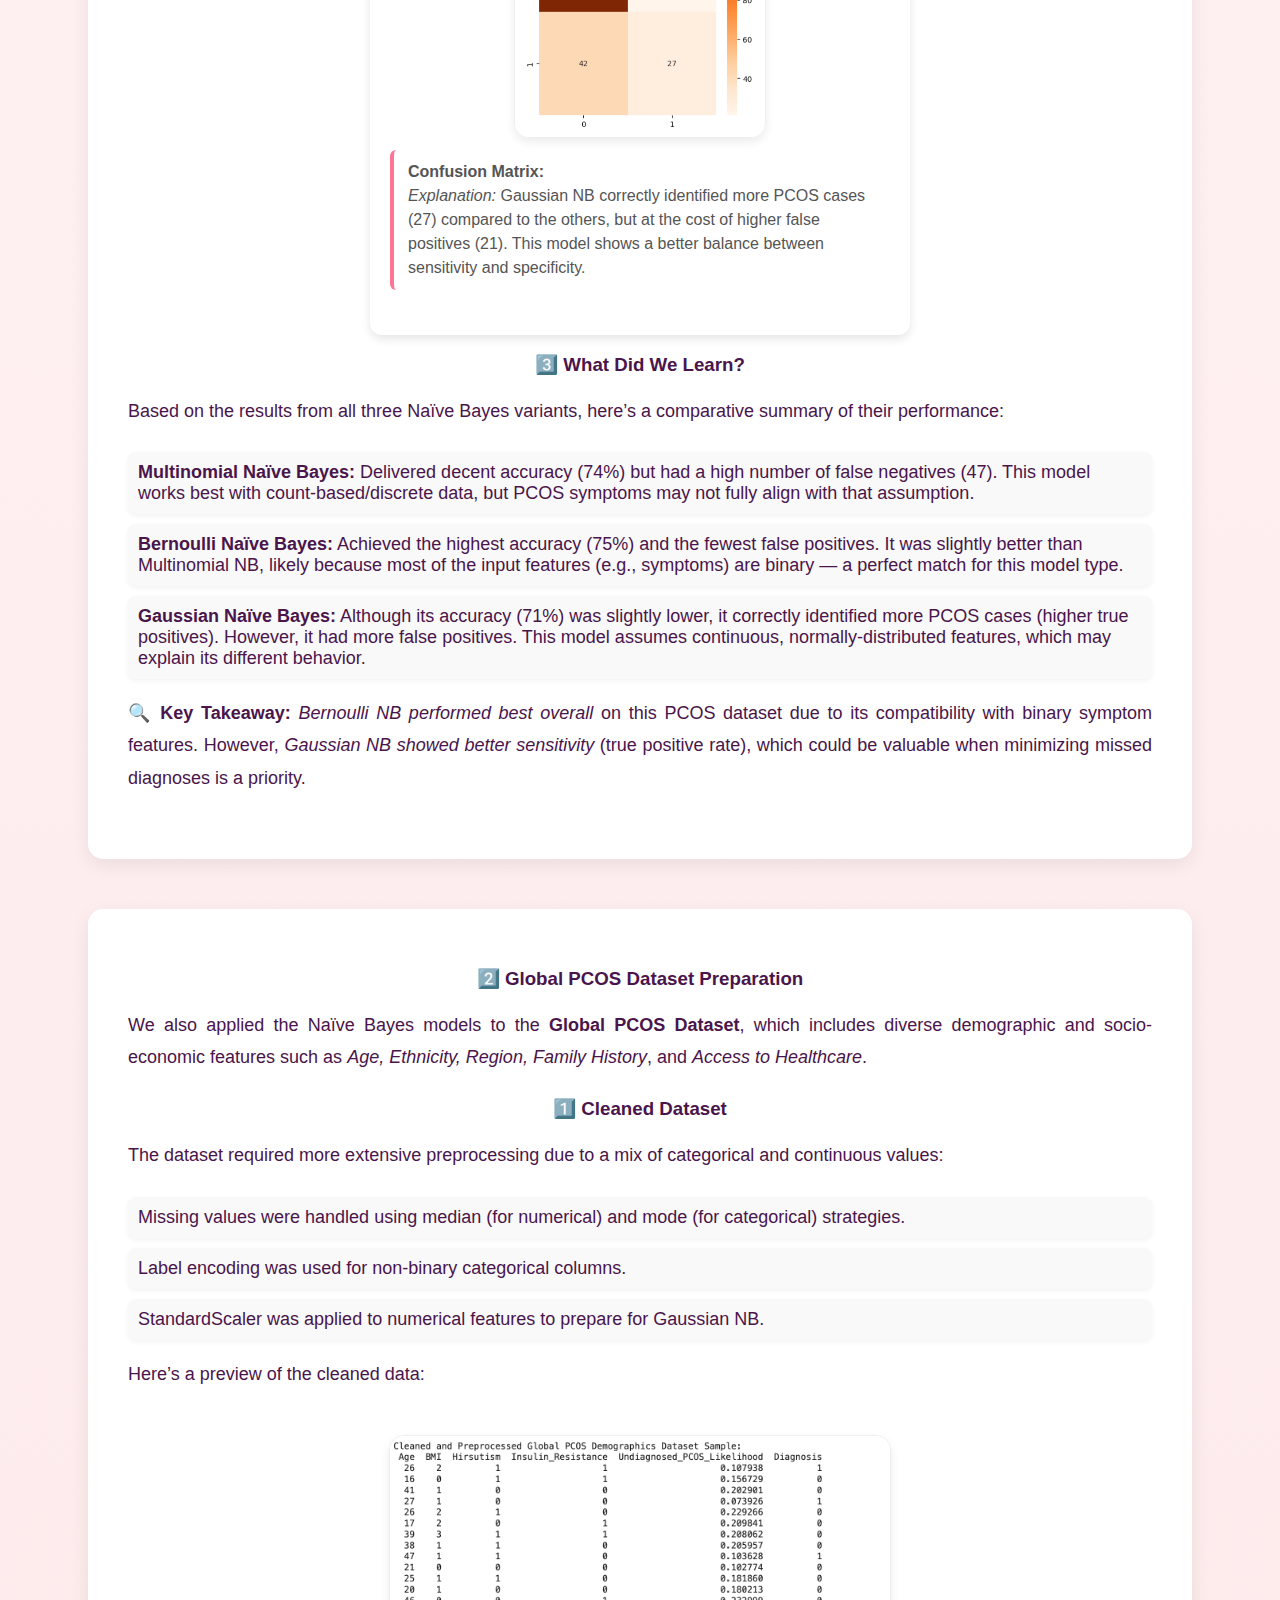
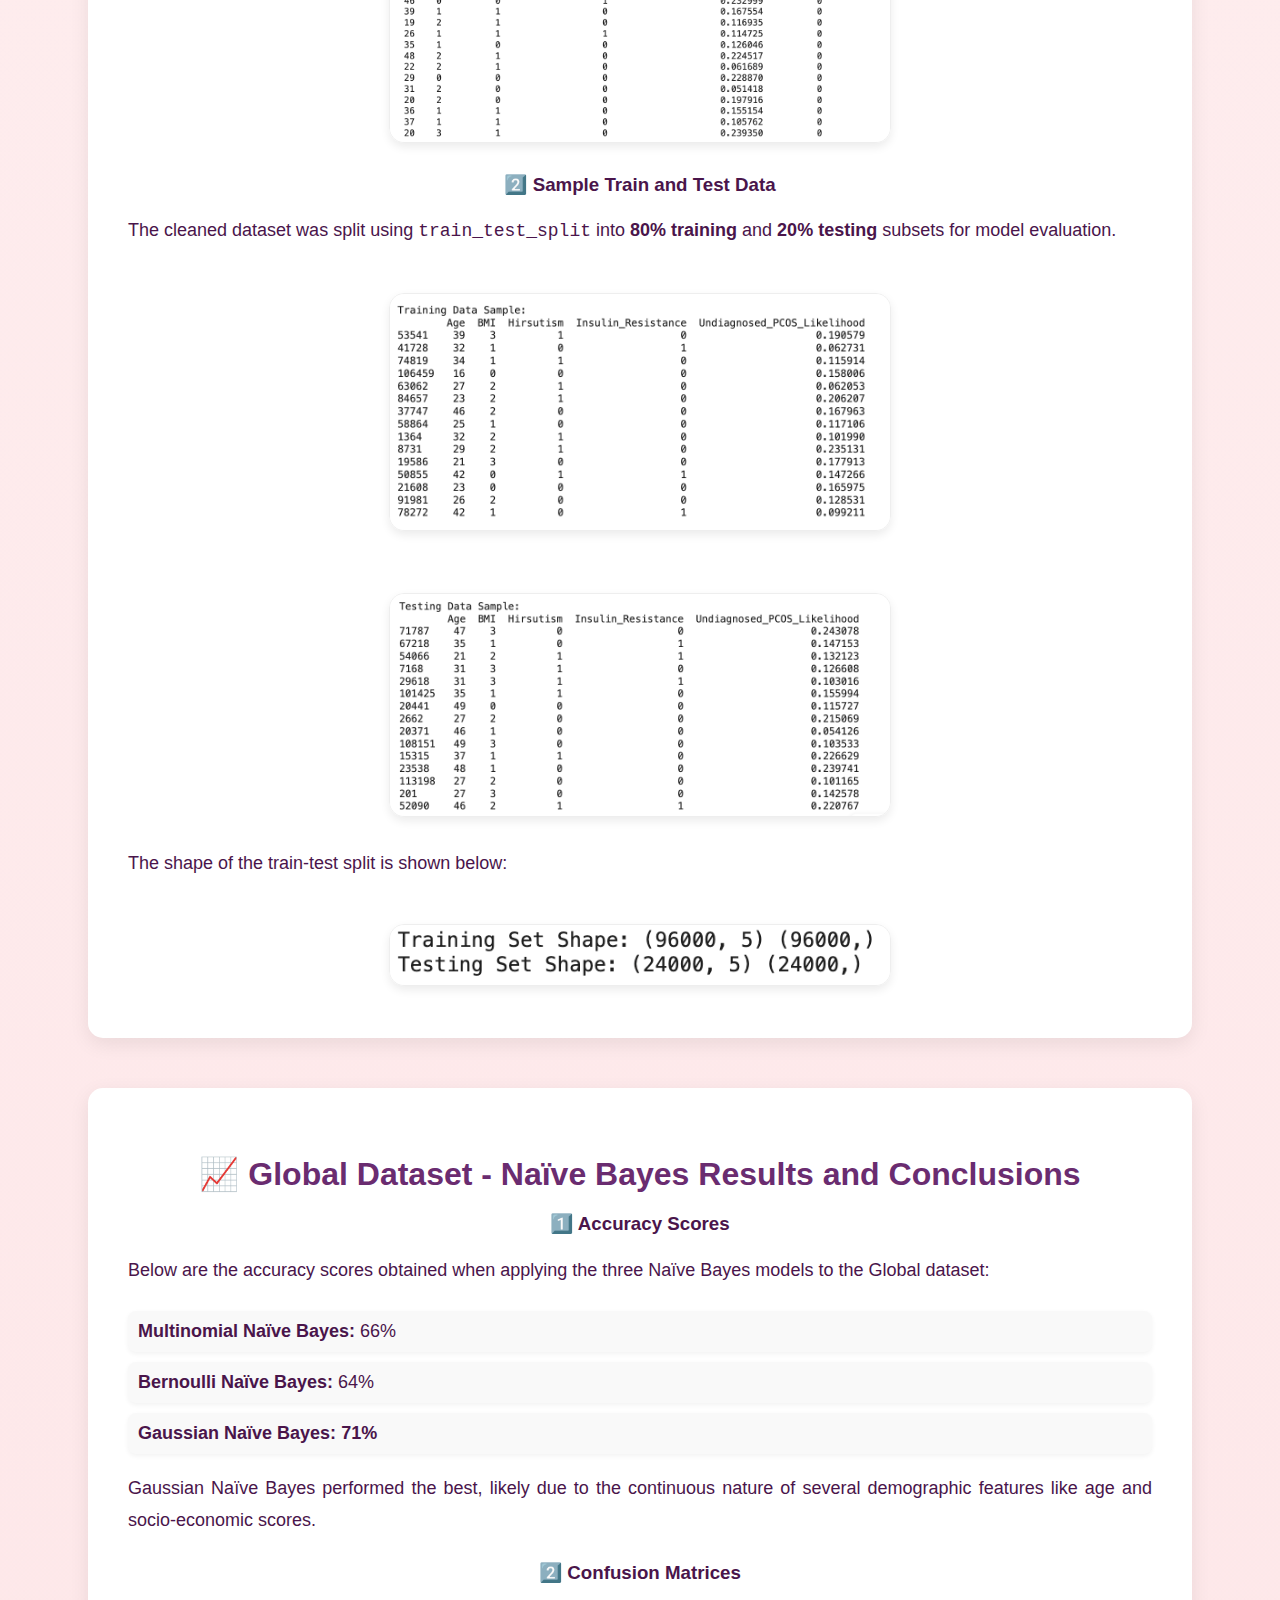
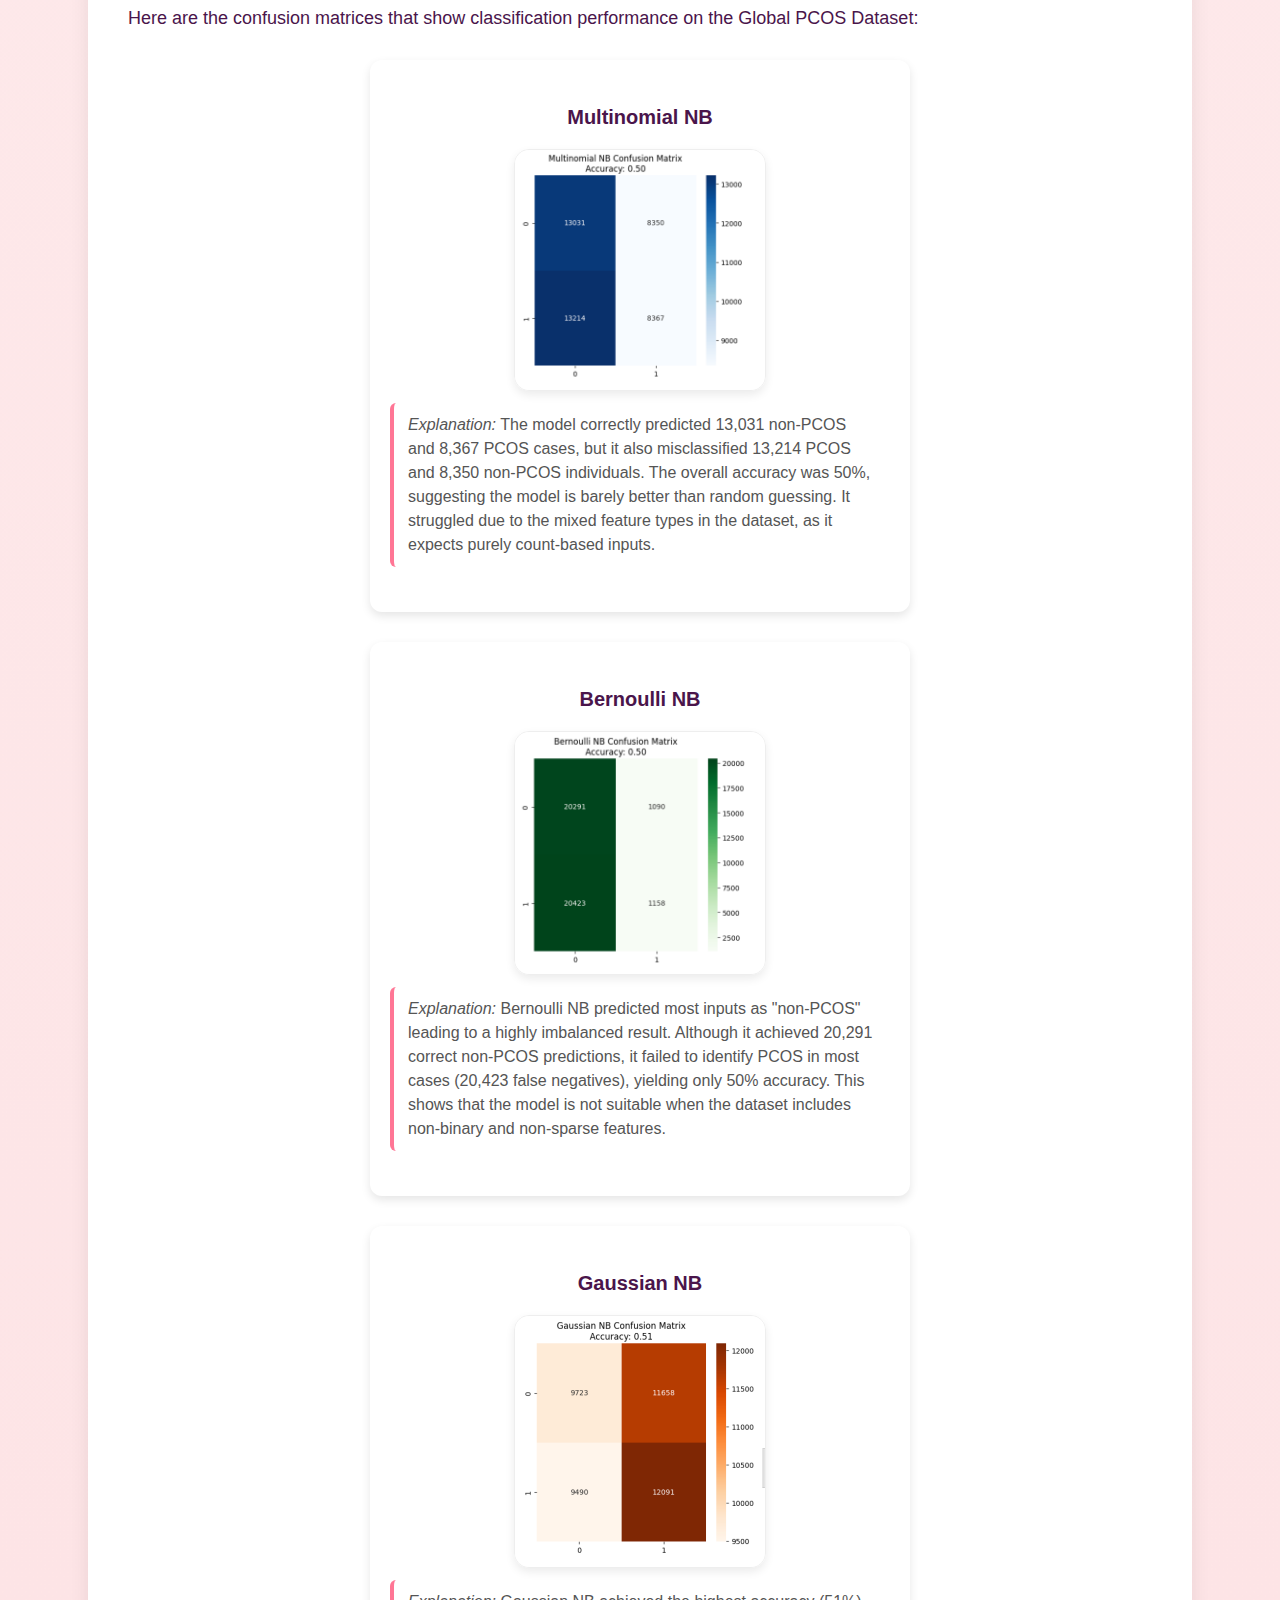
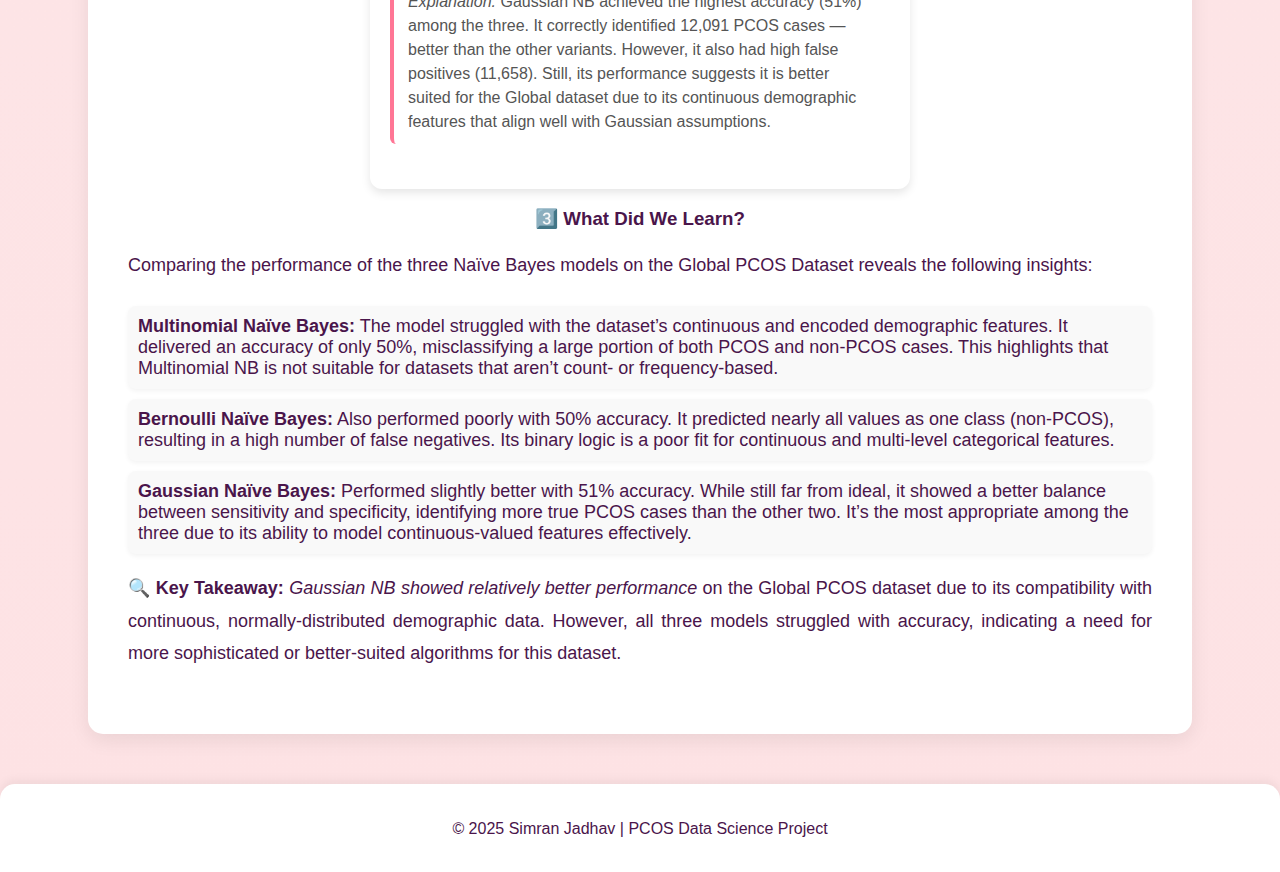
<file: Pages/naive_bayes.html>
<!DOCTYPE html>
<html lang="en">
<head>
    <meta charset="UTF-8">
    <meta name="viewport" content="width=device-width, initial-scale=1.0">
    <title>Naïve Bayes</title>
    <link rel="stylesheet" href="../styles.css">
</head>
<body>

    <!-- Header -->
    <header>
        <h1>Naïve Bayes Model</h1>
        <nav>
            <ul>
                <li><a href="introduction.html">Introduction</a></li>
                <li><a href="eda.html">PCOS Data</a></li>
                <li><a href="models.html">Prediction Models</a></li>
                <li><a href="naive_bayes.html" class="active">Naïve Bayes</a></li>
                <li><a href="decision_tree.html">Decision Tree</a></li>
                <li><a href="regression.html">Regression</a></li>
            </ul>
        </nav>
    </header>

    <!-- Content Section -->
    <section class="content">
        <h2>Overview of Naïve Bayes</h2>
        <p>
            Naïve Bayes (NB) is a straightforward yet powerful machine learning algorithm that applies Bayes' Theorem with a strong assumption: all features in the dataset are independent of each other. Despite this "naïve" assumption, NB models often perform remarkably well, particularly for tasks like spam filtering, document classification, and medical diagnoses. By estimating the likelihood of each class given the feature values, NB provides a probabilistic framework for classification that is both computationally efficient and interpretable.
        </p>
    
        <h2>Multinomial Naïve Bayes Algorithm</h2>
        <p>
            The Multinomial Naïve Bayes algorithm is especially well-suited for problems where data is represented as counts or frequencies—such as text classification. In this approach, the algorithm calculates the likelihood of observing a given word or feature in a particular class, relying on the multinomial distribution. It uses the frequencies of words or events to build a model that predicts the most probable class for new instances. This makes Multinomial NB a standard choice for natural language processing tasks, where documents are typically represented as bag-of-words feature vectors.
        </p>
    
        <h2>Why Smoothing is Required</h2>
        <p>
            Smoothing is a critical step in training a Naïve Bayes model. Without smoothing, a word or feature that never appears in the training data for a specific class would result in a zero probability for that class. This can cause the model to fail entirely when encountering previously unseen features. By applying techniques like Laplace smoothing, we add a small value (e.g., +1) to all feature counts, ensuring that every possible feature has a non-zero probability. This not only prevents the model from assigning a probability of zero to certain classes but also improves its generalization and stability on unseen data.
        </p>
    
        <h2>Bernoulli Naïve Bayes</h2>
        <p>
            Bernoulli Naïve Bayes is another variant of the Naïve Bayes family, designed specifically for binary data. Instead of counting occurrences, it focuses on whether a feature is present (1) or absent (0). This binary approach is particularly effective when the data can be reduced to binary indicators, such as whether certain keywords appear in an email. The model computes the probability of a document belonging to a class based on the presence or absence of features, using a Bernoulli distribution. By leveraging this distribution, Bernoulli NB provides a flexible and interpretable way to classify binary datasets.
        </p>
    
        <h2>Visualizing Naïve Bayes</h2>
        <p>
            Below are images that help illustrate the Naïve Bayes approach, highlighting both the Multinomial and Bernoulli variants, and demonstrating the importance of smoothing:
        </p>
        <div class="images">
            <img src="../assests/naive_bayes1.png" alt="Overview of Naïve Bayes" class="model-image">
            <!-- <img src="assets/multinomial_nb_example.png" alt="Multinomial Naïve Bayes Example" class="model-image"> -->
            <!-- <img src="assets/bernoulli_nb_example.png" alt="Bernoulli Naïve Bayes Example" class="model-image"> -->
        </div>
    </section>

    <section class="content">
        <h2>📊 Access Full Naïve Bayes Code on GitHub</h2>
        <p>The complete Naïve Bayes modeling workflow — including data cleaning, splitting, implementation of Gaussian, Multinomial, and Bernoulli NB variants, and result analysis — is available on GitHub.</p>
        <a href="https://github.com/Simrann020/PCOS/blob/main/Model/Naive_Bayes.ipynb" target="_blank" class="github-button">View Naïve Bayes Code on GitHub</a>
    </section>
    

    <!-- Naïve Bayes Data Preparation and Code -->
<section class="content">
    <h2>Naïve BayesData Preparation & Code</h2>
    <h3>1️⃣ Core PCOS Dataset Preparation</h2>
    <p>
        For the Naïve Bayes implementation, we worked with the <strong>Core PCOS Dataset</strong>. The process began by cleaning and preprocessing the data before splitting it into training and testing sets.
    </p>

    <h3>1️⃣ Cleaned Dataset</h3>
    <p>
        The initial step was to clean the dataset:
    </p>
    <ul>
        <li>Removed any unnecessary whitespace from column names.</li>
        <li>Selected relevant features: <strong>Age (yrs)</strong>, <strong>BMI</strong>, <strong>hair growth</strong>, <strong>Hair loss</strong>, <strong>Pimples</strong>, and the target <strong>PCOS (Y/N)</strong>.</li>
        <li>Converted categorical Y/N columns to binary values (1/0).</li>
    </ul>
    <p>
        Here's the cleaned data preview before model training:
    </p>
    <div class="image-container-Naive">
        <img src="../assests/naive-bayes-cleaning.png" alt="Cleaned Core PCOS Dataset" class="pcos-image">
    </div>

    <h3>2️⃣ Sample Train and Test Data</h3>
<p>
    After cleaning, the data was split into <strong>80% training</strong> and <strong>20% testing</strong> sets using scikit-learn's <code>train_test_split</code>. This allowed us to evaluate the model’s performance on unseen data.
</p>
<div class="image-container-Naive">
    <img src="../assests/NB-training.png" alt="Sample Train Data" class="pcos-image">
    <img src="../assests/NB-testing.png" alt="Sample Test Data" class="pcos-image">
</div>
<p>The following output confirms the shape of the train and test datasets:</p>
<div class="image-container-Naive">
    <img src="../assests/NB-division.png" alt="Training and Testing Set Shape Output" class="pcos-image">
</div>

</section>



<!-- Naïve Bayes Results and Conclusions -->
<section class="content">
    <h2>📈 Naïve Bayes Results and Conclusions</h2>

    <h3>1️⃣ Accuracy Scores</h3>
    <p>
        After training and testing the Naïve Bayes models, we evaluated their performance using accuracy scores:
    </p>
    <ul>
        <li><strong>Multinomial Naïve Bayes:</strong> 74%</li>
        <li><strong>Bernoulli Naïve Bayes:</strong> 75%</li>
        <li><strong>Gaussian Naïve Bayes:</strong> 71%</li>
    </ul>
    <p>
        The <strong>Bernoulli Naïve Bayes</strong> model performed slightly better than the others, likely due to the binary nature of several symptom-based features (e.g., hair loss, pimples).
    </p>
    <h3>2️⃣ Confusion Matrices</h3>
    <p>
        The confusion matrices below illustrate how each Naïve Bayes variant performed in classifying PCOS vs non-PCOS cases.
        These matrices show <strong>True Positives (TP)</strong>, <strong>False Positives (FP)</strong>, <strong>True Negatives (TN)</strong>, and <strong>False Negatives (FN)</strong>.
    </p>
    
    <div class="image-container-Naive">
        <div>
            <h4>Multinomial NB</h4>
            <img src="../assests/Multi_NB.png" alt="Multinomial NB Confusion Matrix" class="pcos-image">
            <p>
                <strong>Confusion Matrix:</strong><br>
                
                <em>Explanation:</em> The model correctly predicted 139 non-PCOS and 22 PCOS cases. However, it misclassified 47 PCOS patients as non-PCOS, indicating relatively high false negatives.
            </p>
        </div>
    
        <div>
            <h4>Bernoulli NB</h4>
            <img src="../assests/Ber_NB.png" alt="Bernoulli NB Confusion Matrix" class="pcos-image">
            <p>
                <strong>Confusion Matrix:</strong><br>
                <em>Explanation:</em> Very similar to the Multinomial model, but slightly better performance. It has one fewer false positive, correctly identifying one more non-PCOS case.
            </p>
        </div>
    
        <div>
            <h4>Gaussian NB</h4>
            <img src="../assests/Gau_NB.png" alt="Gaussian NB Confusion Matrix" class="pcos-image">
            <p>
                <strong>Confusion Matrix:</strong><br>
                <em>Explanation:</em> Gaussian NB correctly identified more PCOS cases (27) compared to the others, but at the cost of higher false positives (21). This model shows a better balance between sensitivity and specificity.
            </p>
        </div>
    </div>
    


    <h3>3️⃣ What Did We Learn?</h3>
    <p>
        Based on the results from all three Naïve Bayes variants, here’s a comparative summary of their performance:
    </p>
    
    <ul>
        <li><strong>Multinomial Naïve Bayes:</strong> Delivered decent accuracy (74%) but had a high number of false negatives (47). This model works best with count-based/discrete data, but PCOS symptoms may not fully align with that assumption.</li>
    
        <li><strong>Bernoulli Naïve Bayes:</strong> Achieved the highest accuracy (75%) and the fewest false positives. It was slightly better than Multinomial NB, likely because most of the input features (e.g., symptoms) are binary — a perfect match for this model type.</li>
    
        <li><strong>Gaussian Naïve Bayes:</strong> Although its accuracy (71%) was slightly lower, it correctly identified more PCOS cases (higher true positives). However, it had more false positives. This model assumes continuous, normally-distributed features, which may explain its different behavior.</li>
    </ul>
    
    <p>
        🔍 <strong>Key Takeaway:</strong> <em>Bernoulli NB performed best overall</em> on this PCOS dataset due to its compatibility with binary symptom features. However, <em>Gaussian NB showed better sensitivity</em> (true positive rate), which could be valuable when minimizing missed diagnoses is a priority.
    </p>
    
</section>



<section class="content">
    <h3>2️⃣ Global PCOS Dataset Preparation</h3>
    <p>
        We also applied the Naïve Bayes models to the <strong>Global PCOS Dataset</strong>, which includes diverse demographic and socio-economic features such as <em>Age, Ethnicity, Region, Family History</em>, and <em>Access to Healthcare</em>.
    </p>

    <h3>1️⃣ Cleaned Dataset</h3>
    <p>
        The dataset required more extensive preprocessing due to a mix of categorical and continuous values:
    </p>
    <ul>
        <li>Missing values were handled using median (for numerical) and mode (for categorical) strategies.</li>
        <li>Label encoding was used for non-binary categorical columns.</li>
        <li>StandardScaler was applied to numerical features to prepare for Gaussian NB.</li>
    </ul>
    <p>Here’s a preview of the cleaned data:</p>
    <div class="image-container-Naive">
        <img src="../assests/NB_global_clean.png" alt="Cleaned Global PCOS Dataset" class="pcos-image">
    </div>

    <h3>2️⃣ Sample Train and Test Data</h3>
    <p>
        The cleaned dataset was split using <code>train_test_split</code> into <strong>80% training</strong> and <strong>20% testing</strong> subsets for model evaluation.
    </p>
    <div class="image-container-Naive">
        <img src="../assests/NB_global_train.png" alt="Global Train Data" class="pcos-image">
        <img src="../assests/NB_global_testiing.png" alt="Global Test Data" class="pcos-image">
    </div>
    <p>The shape of the train-test split is shown below:</p>
    <div class="image-container-Naive">
        <img src="../assests/NB_global_divsion.png" alt="Global Data Split Shape" class="pcos-image">
    </div>
</section>

<!-- Naïve Bayes Results and Conclusions - Global -->
<section class="content">
    <h2>📈 Global Dataset - Naïve Bayes Results and Conclusions</h2>

    <h3>1️⃣ Accuracy Scores</h3>
    <p>
        Below are the accuracy scores obtained when applying the three Naïve Bayes models to the Global dataset:
    </p>
    <ul>
        <li><strong>Multinomial Naïve Bayes:</strong> 66%</li>
        <li><strong>Bernoulli Naïve Bayes:</strong> 64%</li>
        <li><strong>Gaussian Naïve Bayes:</strong> <strong>71%</strong></li>
    </ul>
    <p>
        Gaussian Naïve Bayes performed the best, likely due to the continuous nature of several demographic features like age and socio-economic scores.
    </p>

    <h3>2️⃣ Confusion Matrices</h3>
    <p>
        Here are the confusion matrices that show classification performance on the Global PCOS Dataset:
    </p>
    <div class="image-container-Naive">
        <div>
            <h4>Multinomial NB</h4>
            <img src="../assests/Multi_Global_NB.png" alt="Multinomial NB Global" class="pcos-image">
            <p>
                <em>Explanation:</em> The model correctly predicted 13,031 non-PCOS and 8,367 PCOS cases, but it also misclassified 13,214 PCOS and 8,350 non-PCOS individuals. The overall accuracy was 50%, suggesting the model is barely better than random guessing. It struggled due to the mixed feature types in the dataset, as it expects purely count-based inputs.
            </p>
        </div>
    
        <div>
            <h4>Bernoulli NB</h4>
            <img src="../assests/Ber_Global_NB.png" alt="Bernoulli NB Global" class="pcos-image">
            <p>
                <em>Explanation:</em> Bernoulli NB predicted most inputs as "non-PCOS" leading to a highly imbalanced result. Although it achieved 20,291 correct non-PCOS predictions, it failed to identify PCOS in most cases (20,423 false negatives), yielding only 50% accuracy. This shows that the model is not suitable when the dataset includes non-binary and non-sparse features.
            </p>
        </div>
    
        <div>
            <h4>Gaussian NB</h4>
            <img src="../assests/Gau_Global_NB.png" alt="Gaussian NB Global" class="pcos-image">
            <p>
                <em>Explanation:</em> Gaussian NB achieved the highest accuracy (51%) among the three. It correctly identified 12,091 PCOS cases — better than the other variants. However, it also had high false positives (11,658). Still, its performance suggests it is better suited for the Global dataset due to its continuous demographic features that align well with Gaussian assumptions.
            </p>
        </div>
    </div>
    

    <h3>3️⃣ What Did We Learn?</h3>
<p>
    Comparing the performance of the three Naïve Bayes models on the Global PCOS Dataset reveals the following insights:
</p>

<ul>
    <li>
        <strong>Multinomial Naïve Bayes:</strong> The model struggled with the dataset’s continuous and encoded demographic features. It delivered an accuracy of only 50%, misclassifying a large portion of both PCOS and non-PCOS cases. This highlights that Multinomial NB is not suitable for datasets that aren’t count- or frequency-based.
    </li>

    <li>
        <strong>Bernoulli Naïve Bayes:</strong> Also performed poorly with 50% accuracy. It predicted nearly all values as one class (non-PCOS), resulting in a high number of false negatives. Its binary logic is a poor fit for continuous and multi-level categorical features.
    </li>

    <li>
        <strong>Gaussian Naïve Bayes:</strong> Performed slightly better with 51% accuracy. While still far from ideal, it showed a better balance between sensitivity and specificity, identifying more true PCOS cases than the other two. It’s the most appropriate among the three due to its ability to model continuous-valued features effectively.
    </li>
</ul>

<p>
    🔍 <strong>Key Takeaway:</strong> <em>Gaussian NB showed relatively better performance</em> on the Global PCOS dataset due to its compatibility with continuous, normally-distributed demographic data. However, all three models struggled with accuracy, indicating a need for more sophisticated or better-suited algorithms for this dataset.
</p>

</section>


    <!-- Footer -->
    <footer>
        <p>© 2025 Simran Jadhav | PCOS Data Science Project</p>
    </footer>

</body>
</html>
</file>
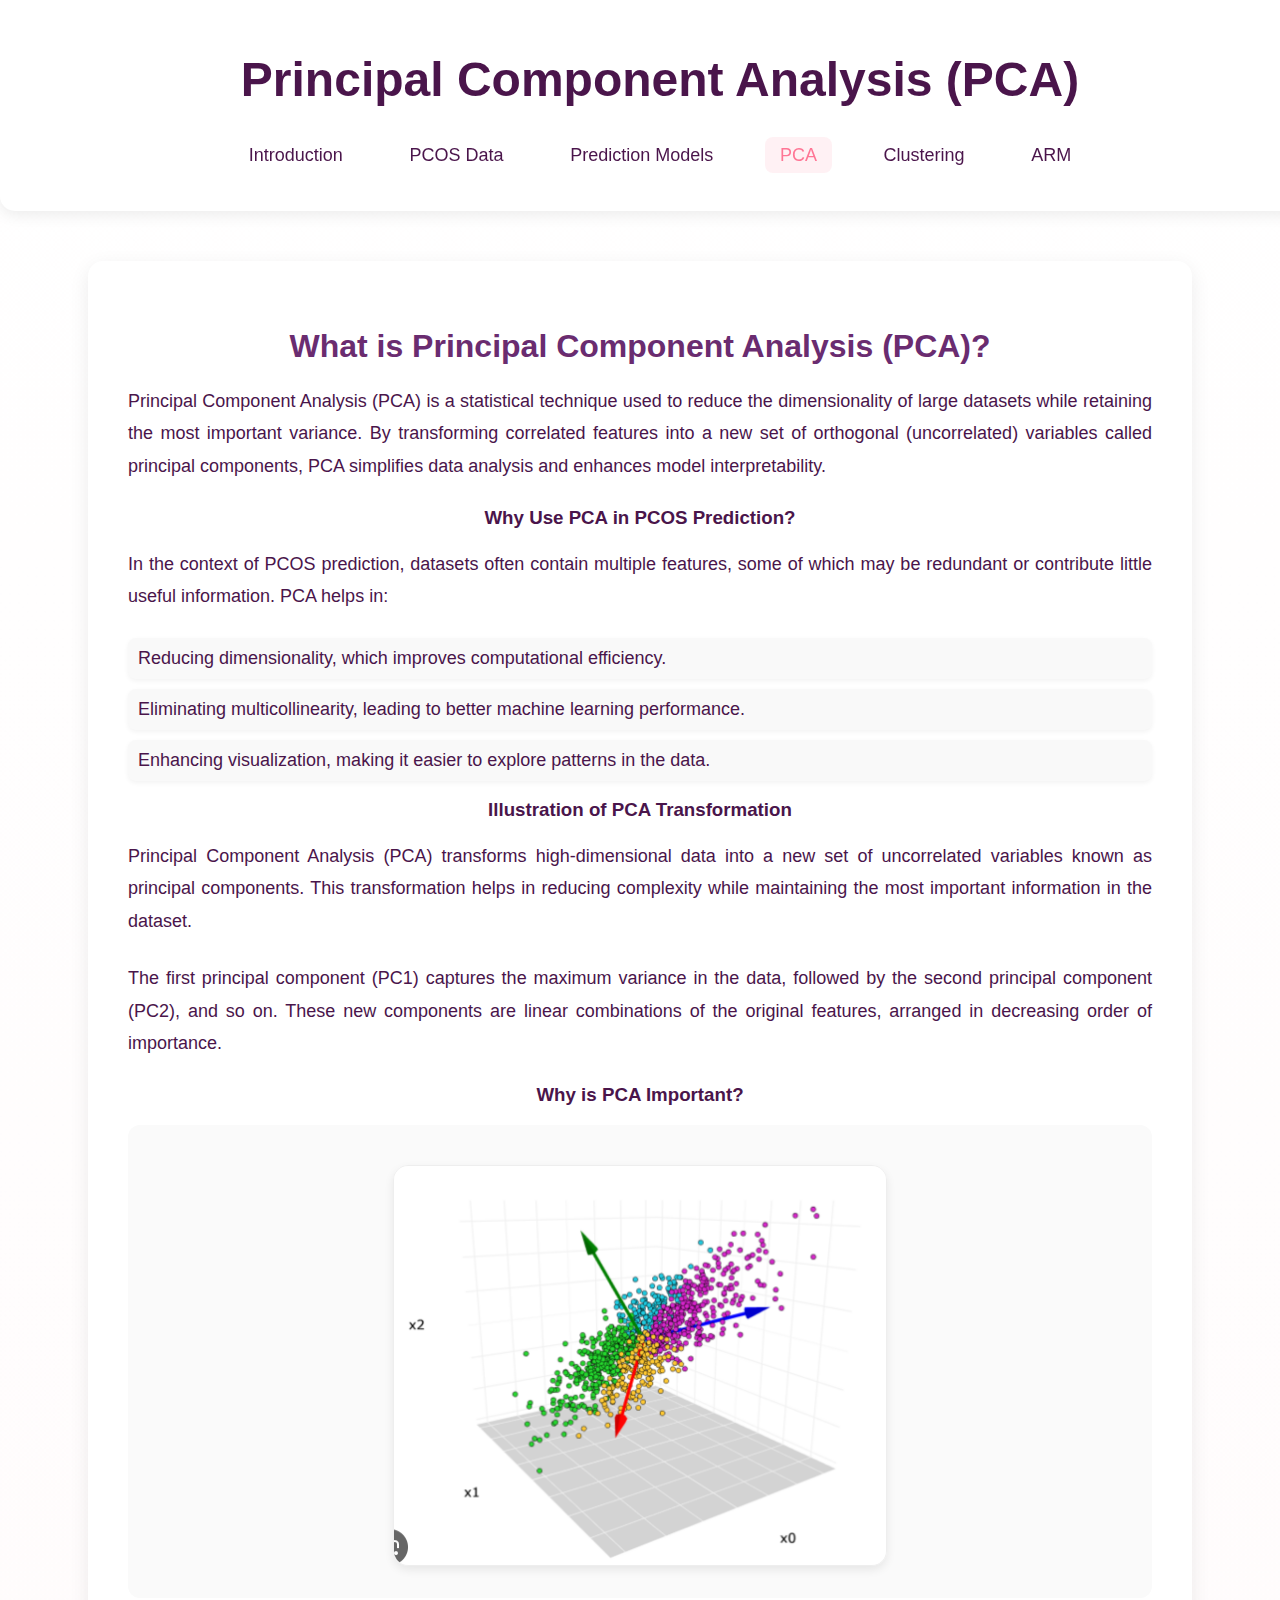
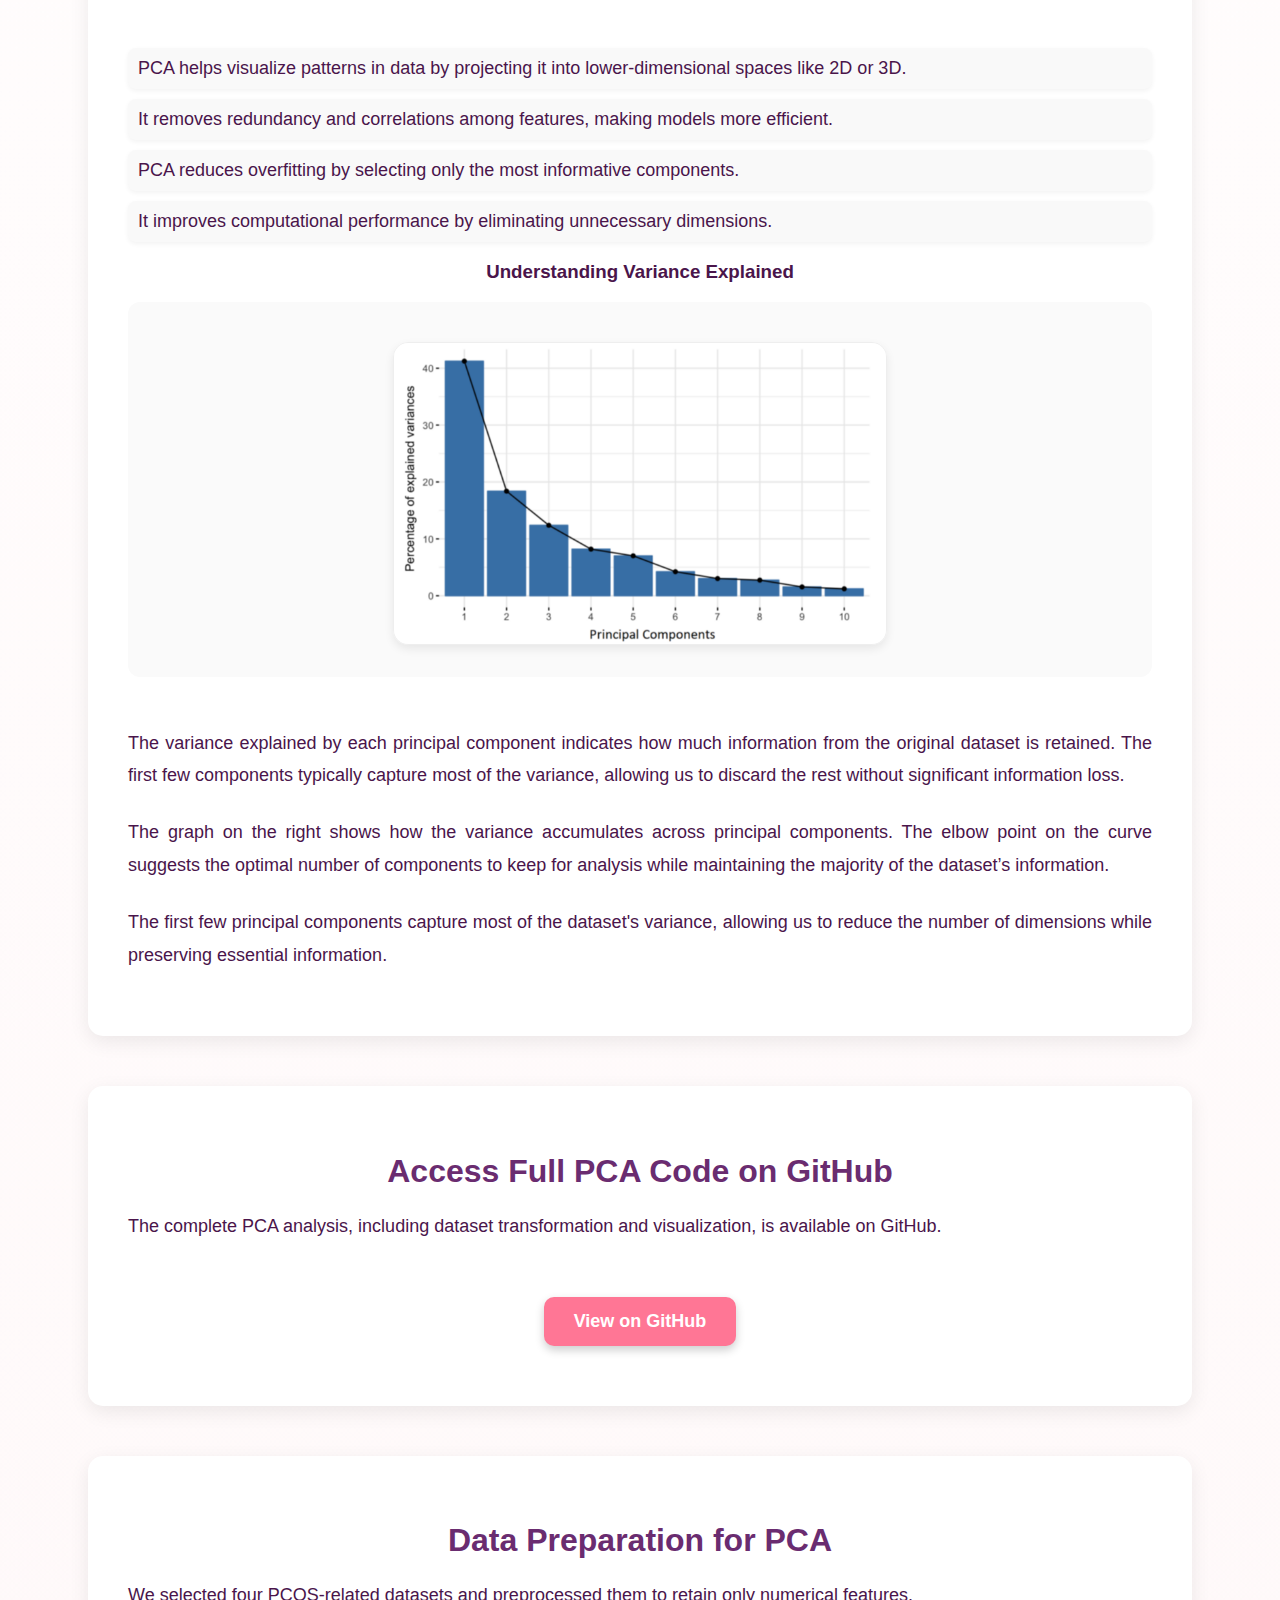
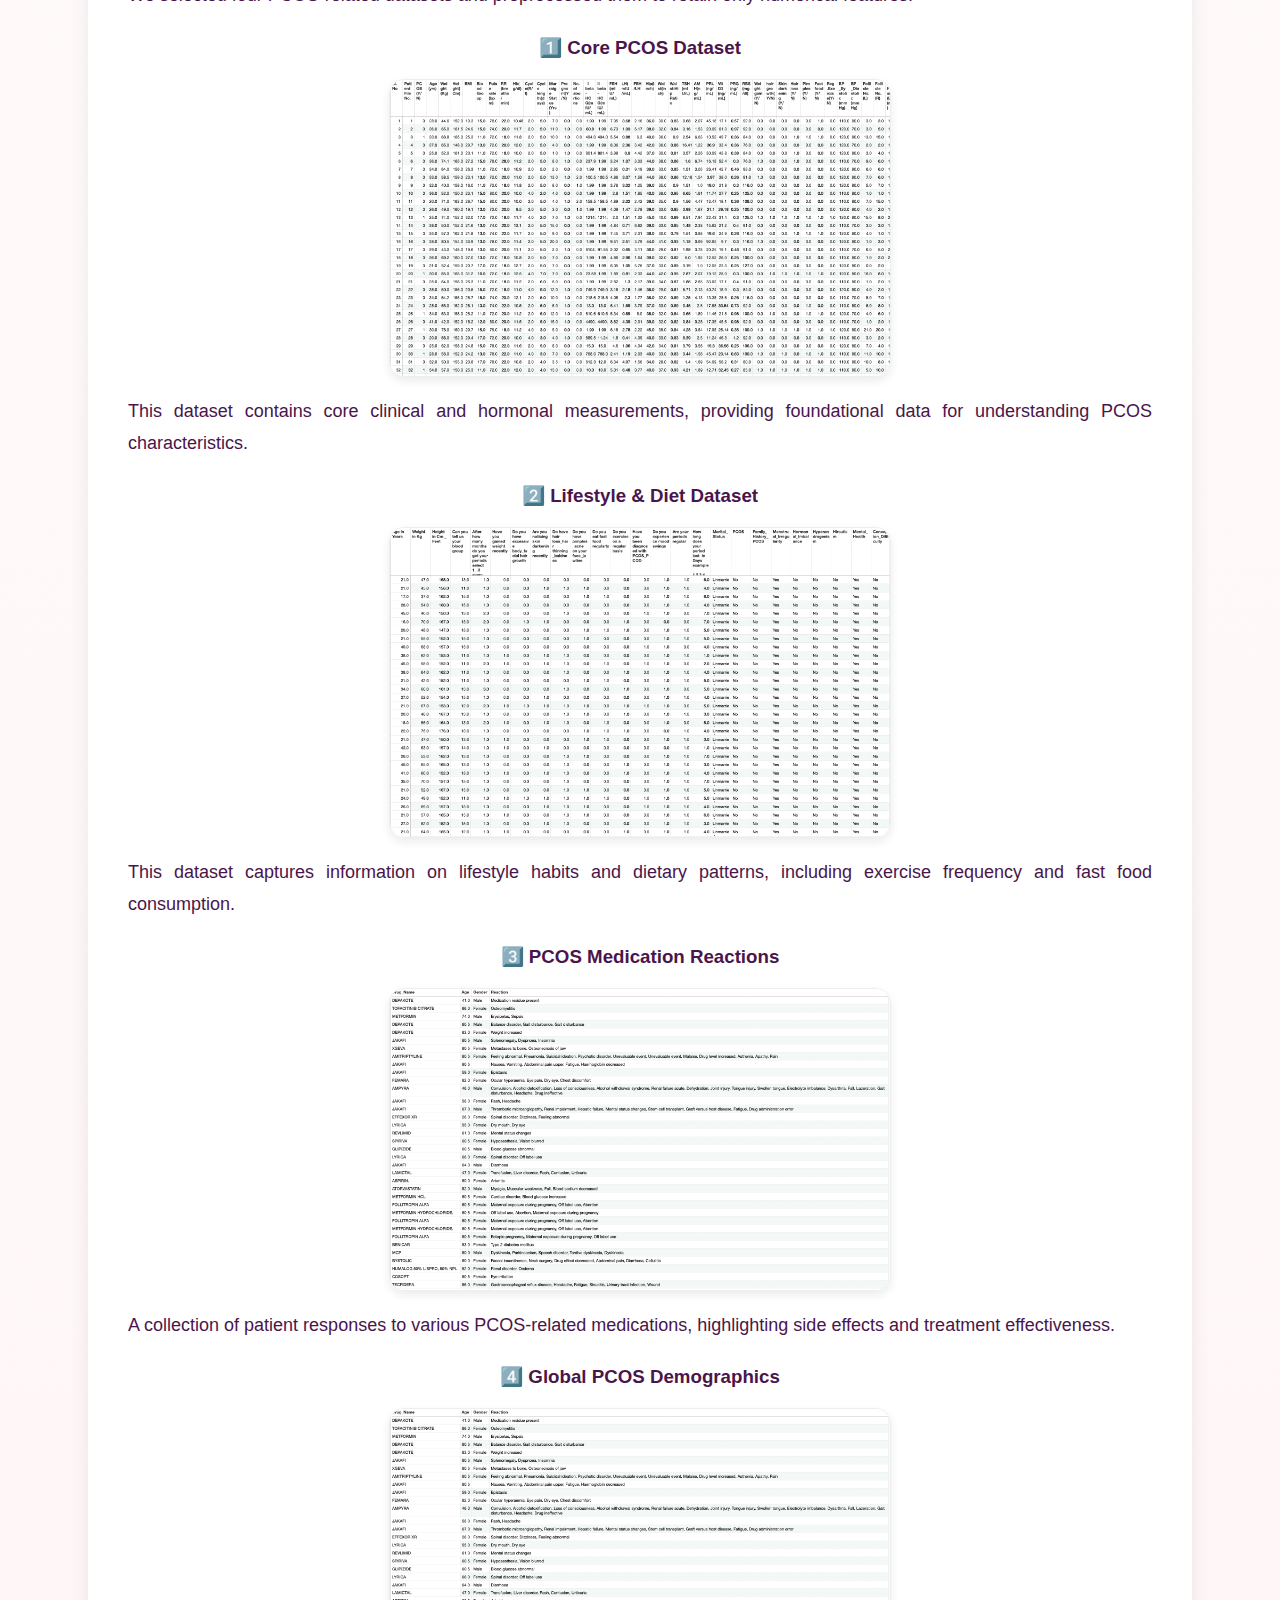
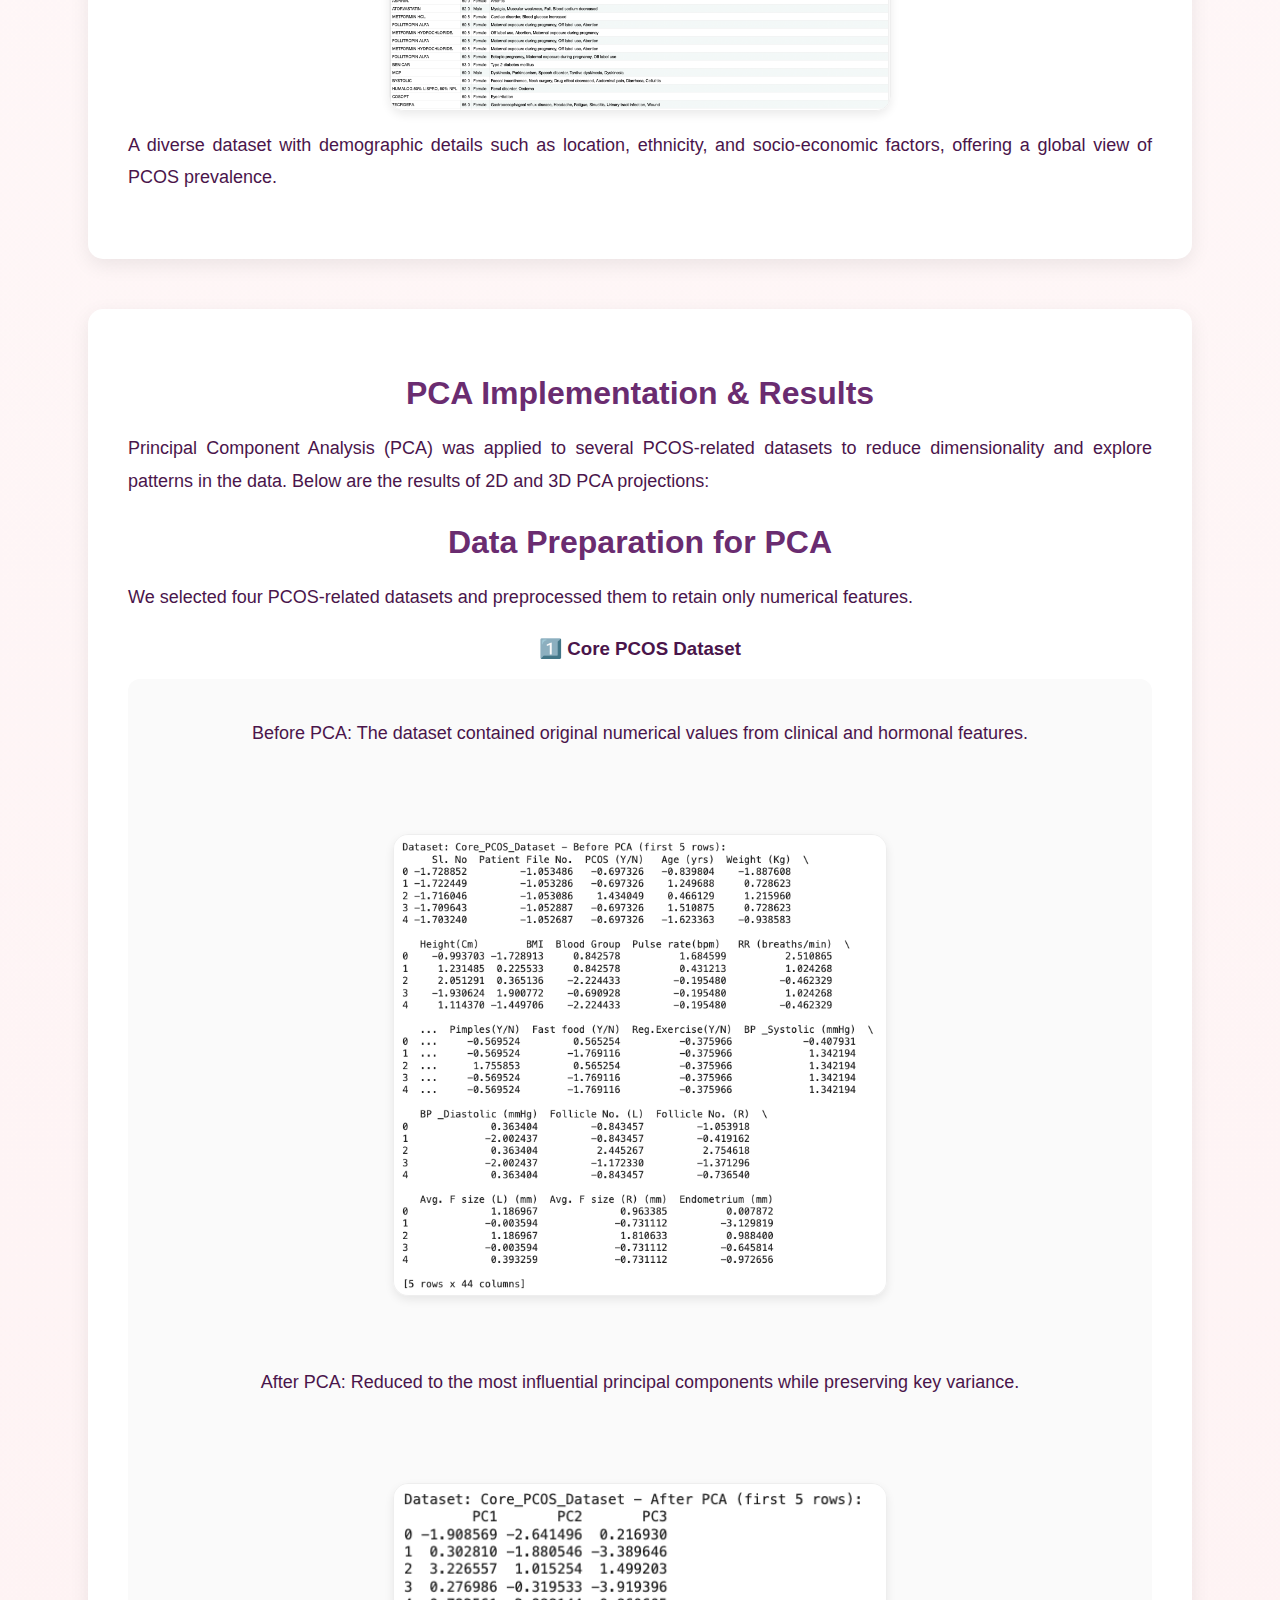
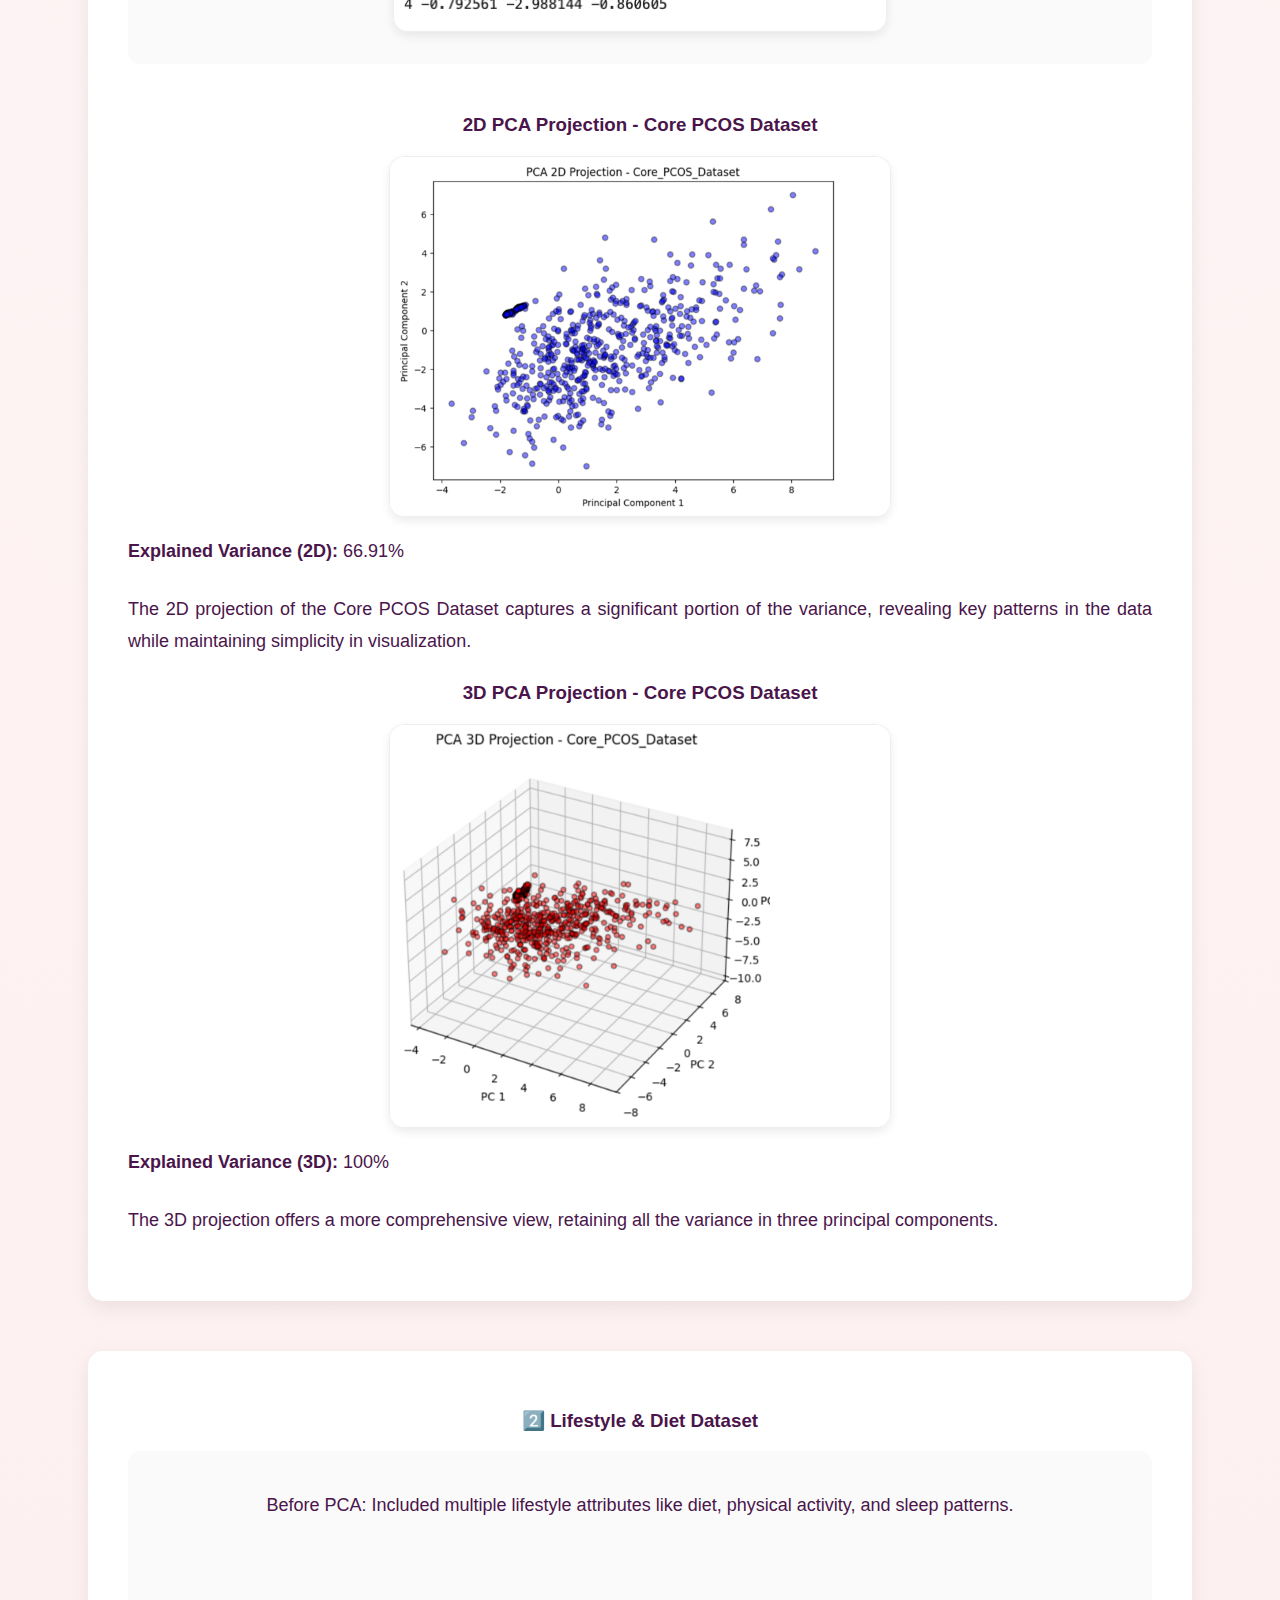
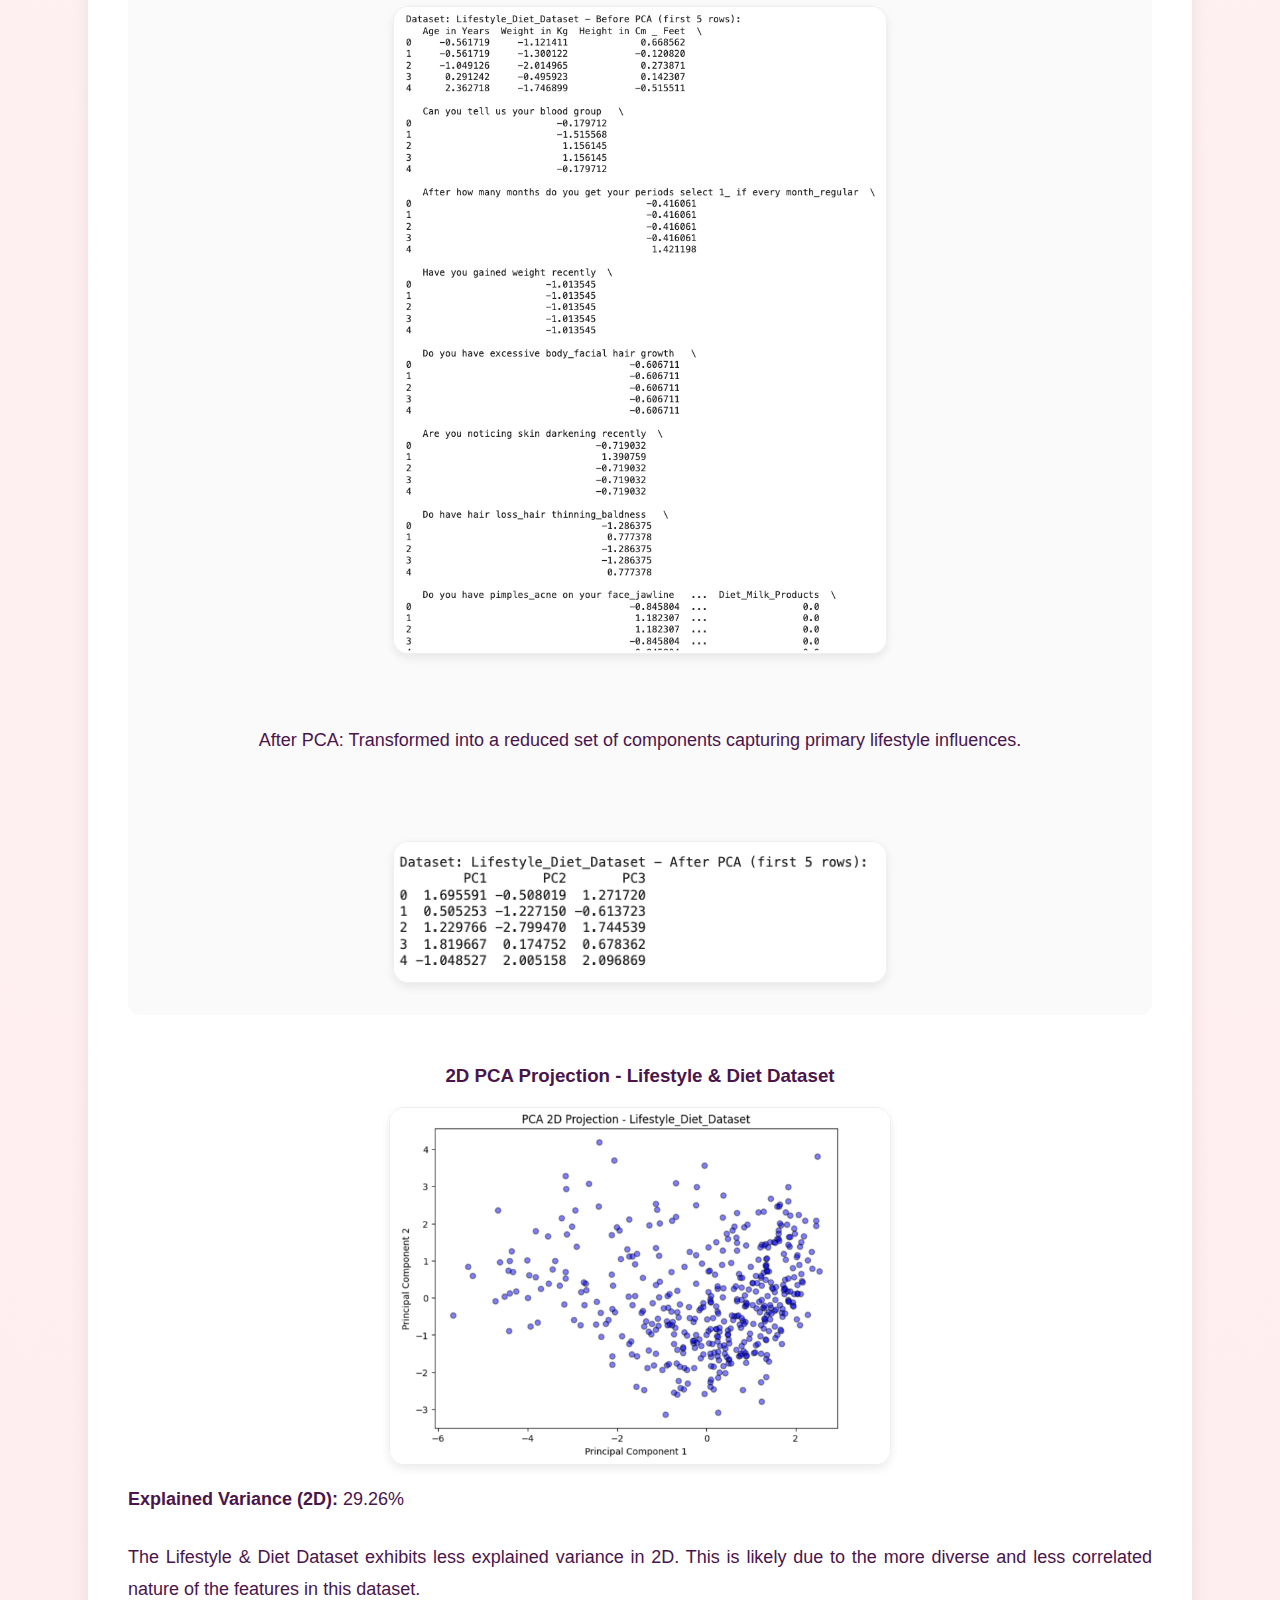
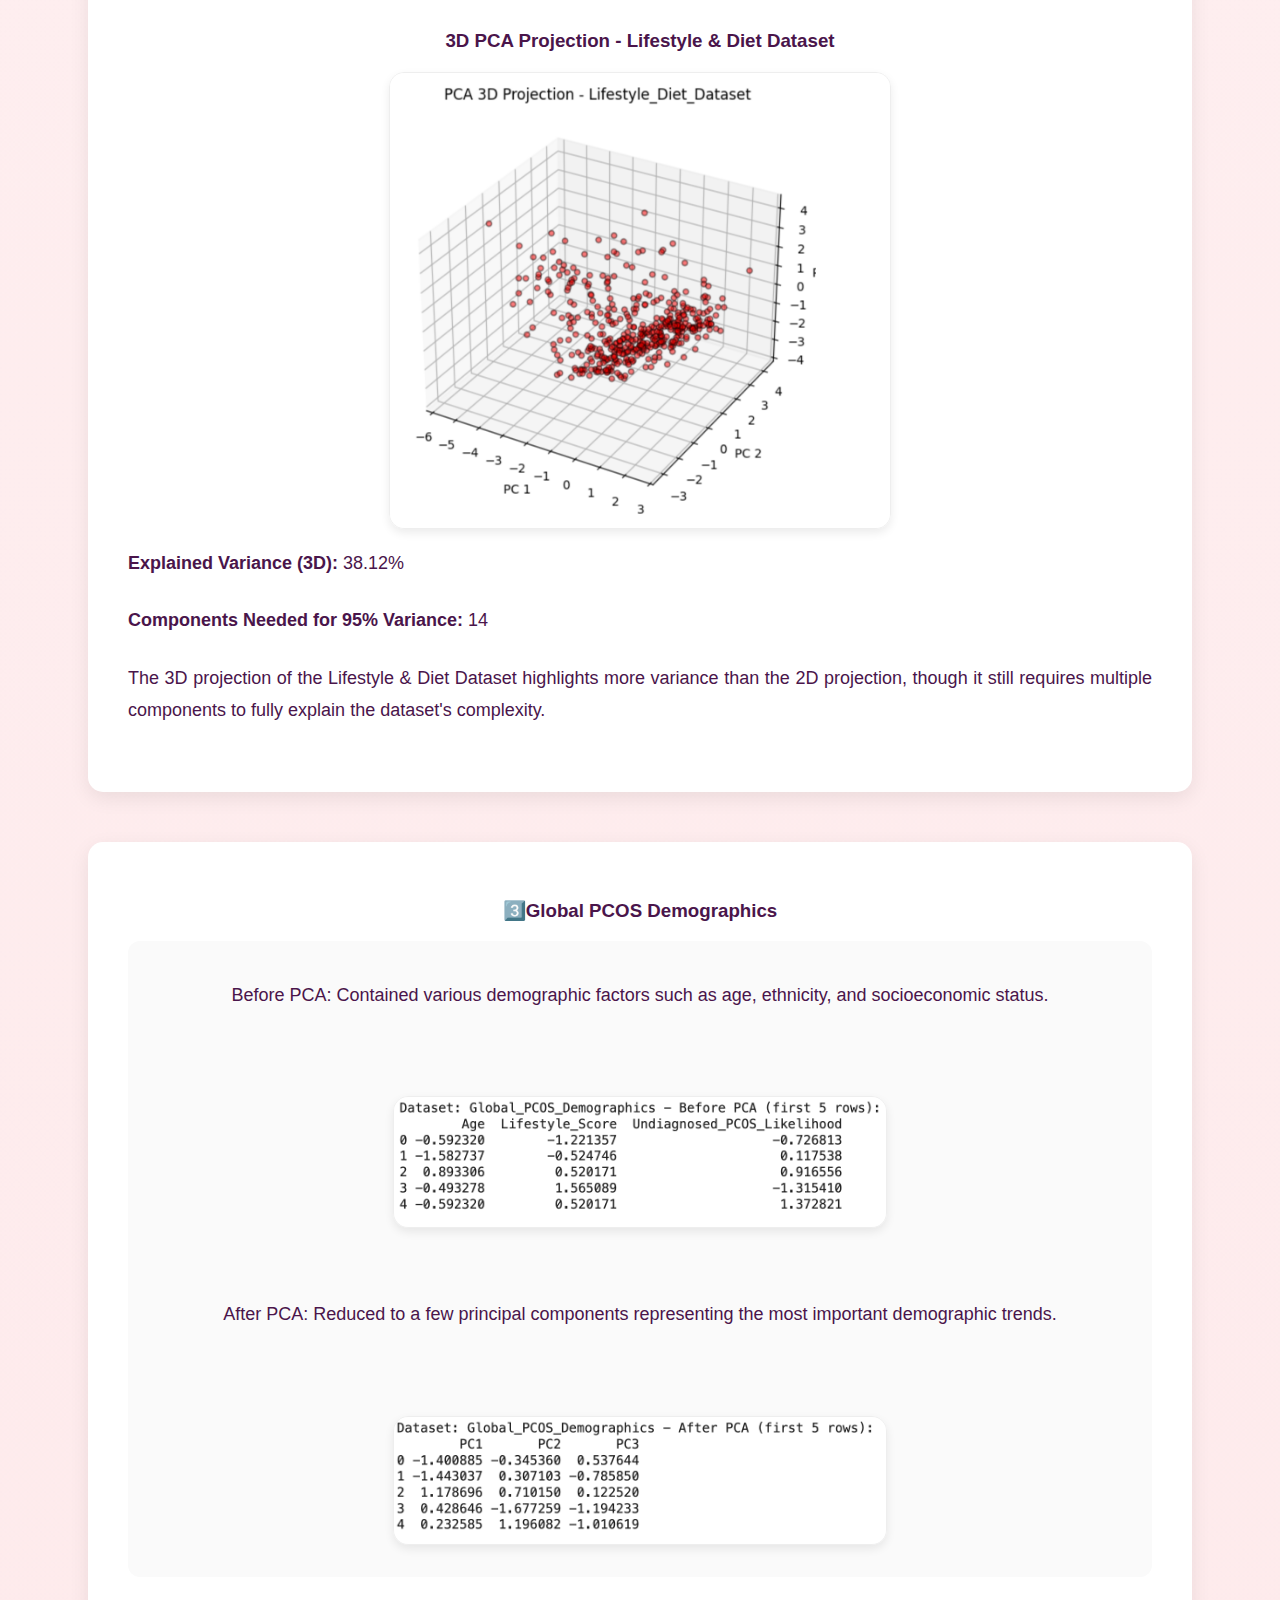
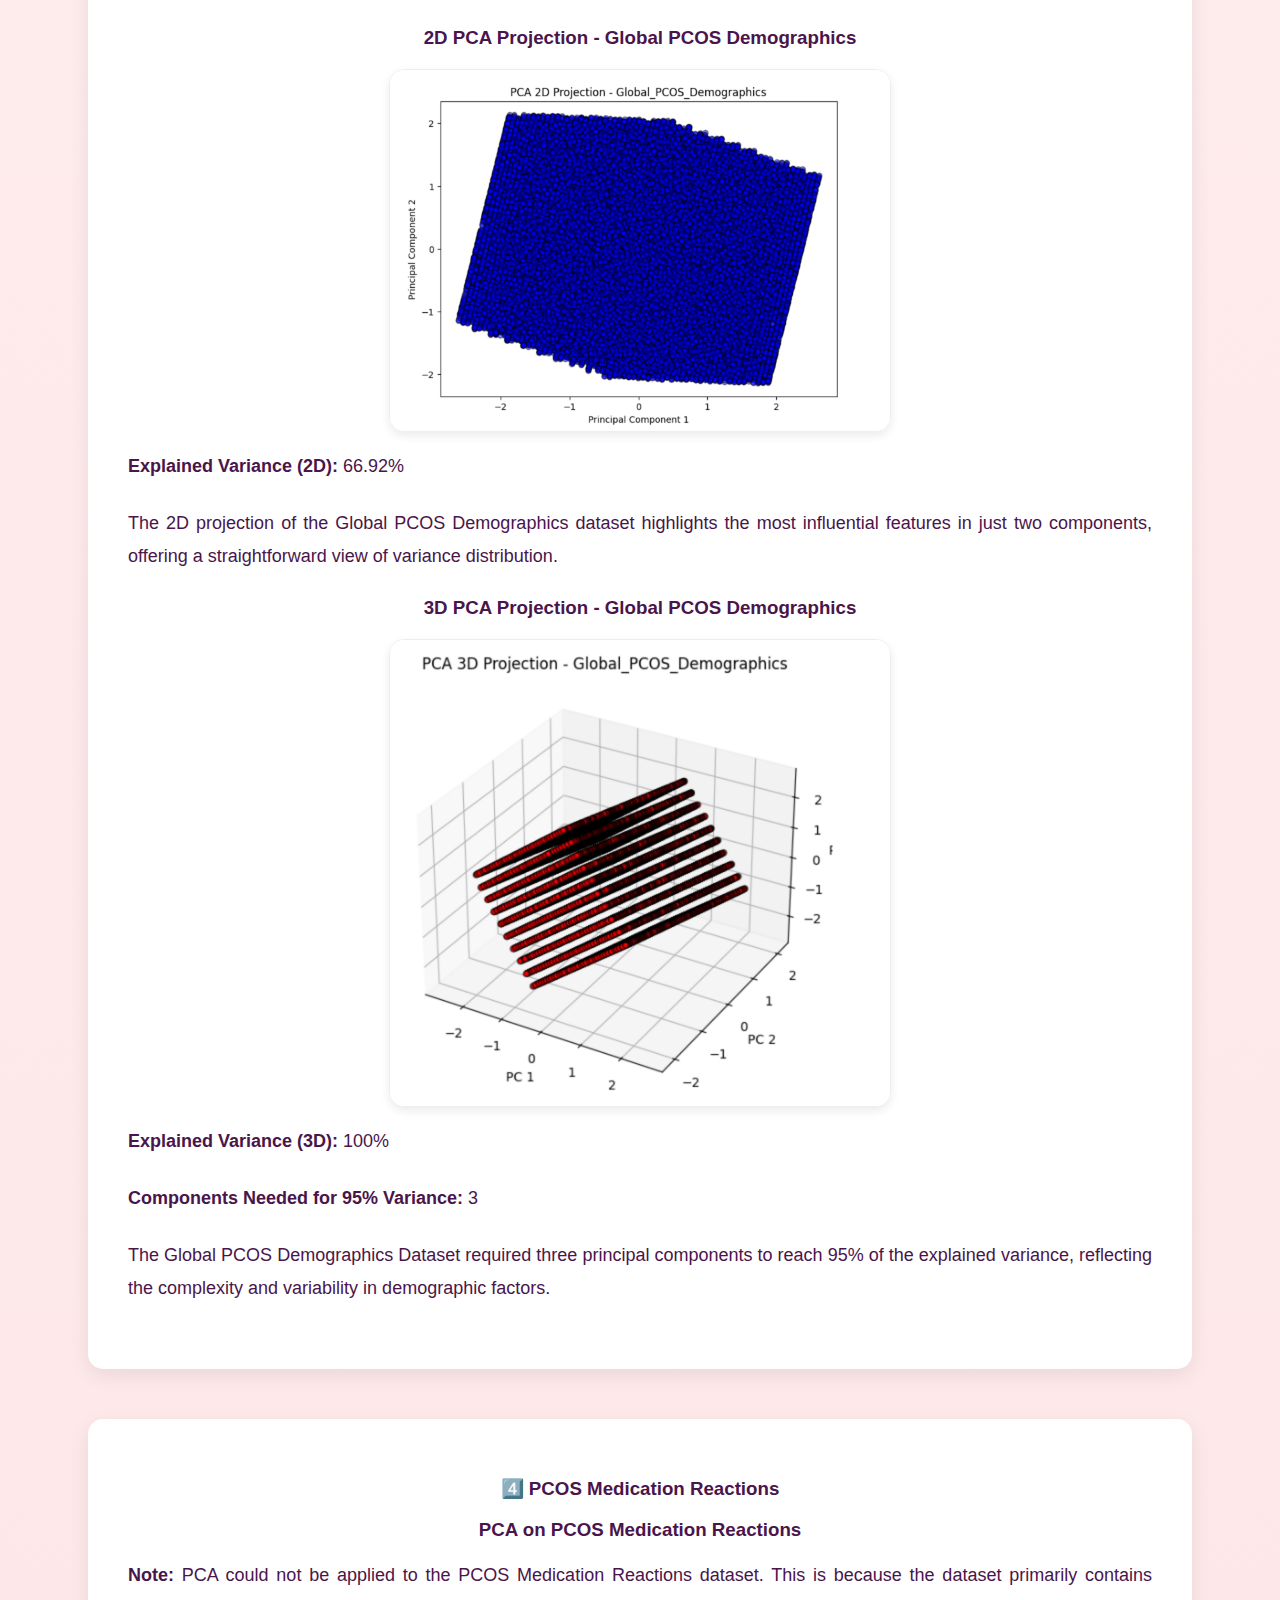
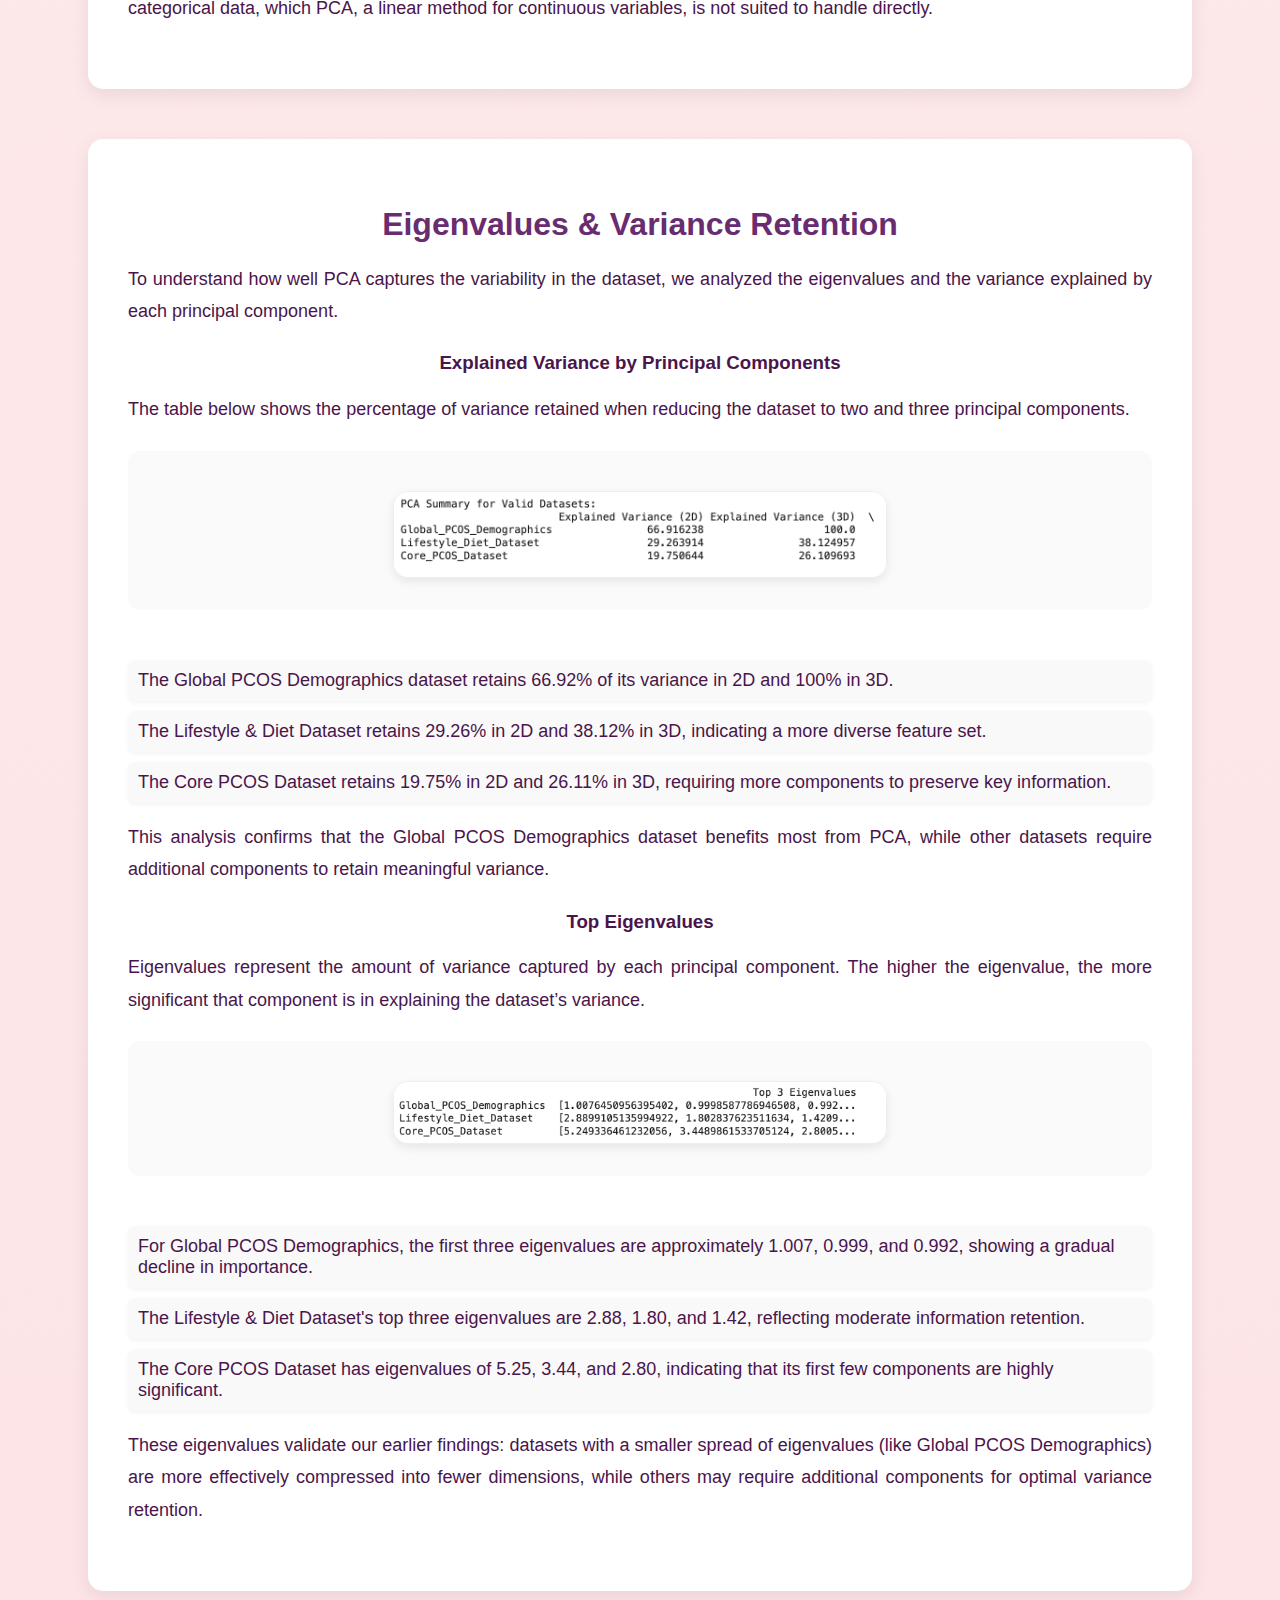
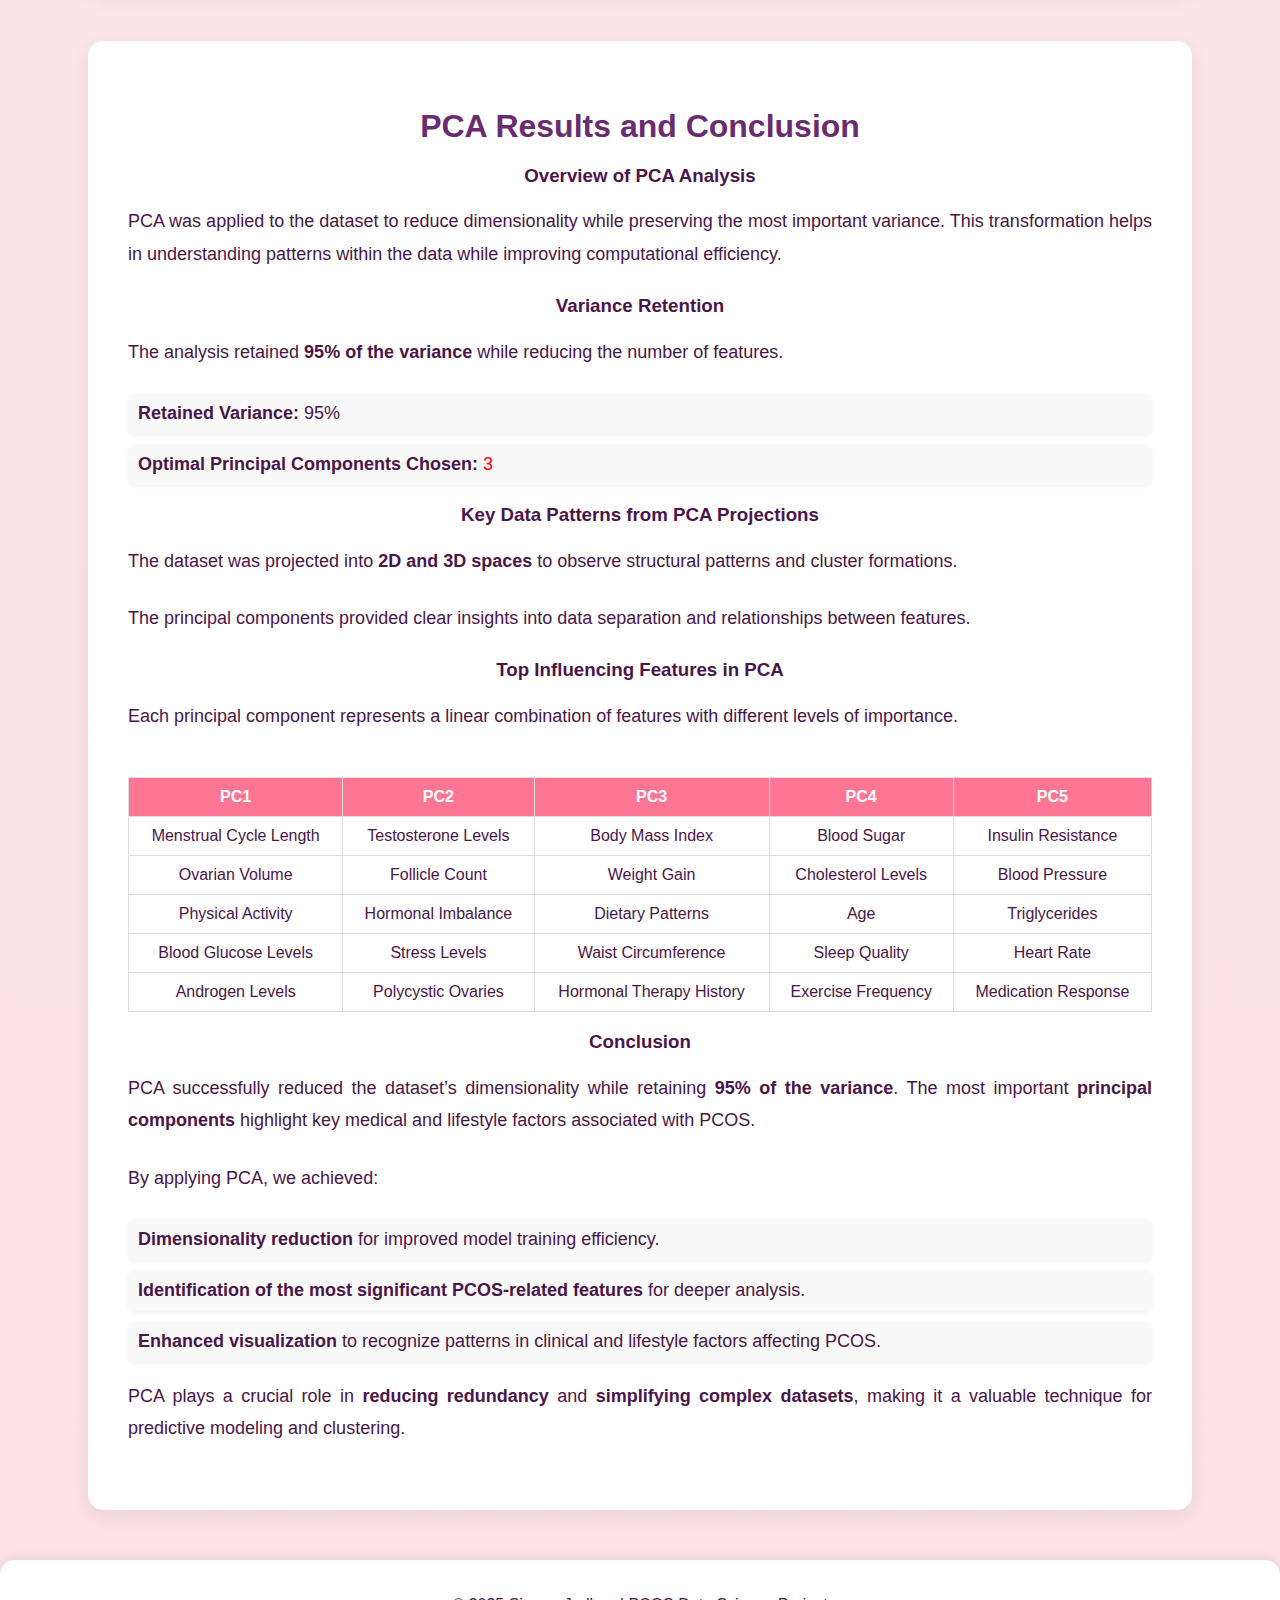
<file: Pages/pca.html>
<!DOCTYPE html>
<html lang="en">
<head>
    <meta charset="UTF-8">
    <meta name="viewport" content="width=device-width, initial-scale=1.0">
    <title>PCA - Principal Component Analysis</title>
    <link rel="stylesheet" href="../styles.css">
</head>
<body>

    <!-- Header -->
    <header>
        <h1>Principal Component Analysis (PCA)</h1>
        <nav>
            <ul>
                <li><a href="introduction.html">Introduction</a></li>
                <li><a href="eda.html">PCOS Data</a></li>
                <li><a href="models.html">Prediction Models</a></li>
                <li><a href="pca.html" class="active">PCA</a></li>
                <li><a href="clustering.html">Clustering</a></li>
                <li><a href="arm.html">ARM</a></li>
            </ul>
        </nav>
    </header>

    <!-- PCA Overview -->
    <section class="content">
        <h2>What is Principal Component Analysis (PCA)?</h2>
        <p>
            Principal Component Analysis (PCA) is a statistical technique used to reduce the dimensionality of large datasets while retaining the most important variance. By transforming correlated features into a new set of orthogonal (uncorrelated) variables called principal components, PCA simplifies data analysis and enhances model interpretability.
        </p>

        <h3>Why Use PCA in PCOS Prediction?</h3>
        <p>
            In the context of PCOS prediction, datasets often contain multiple features, some of which may be redundant or contribute little useful information. PCA helps in:
        </p>
        <ul>
            <li>Reducing dimensionality, which improves computational efficiency.</li>
            <li>Eliminating multicollinearity, leading to better machine learning performance.</li>
            <li>Enhancing visualization, making it easier to explore patterns in the data.</li>
        </ul>

        <h3>Illustration of PCA Transformation</h3>
<p>
    Principal Component Analysis (PCA) transforms high-dimensional data into a new set of uncorrelated variables known as principal components. 
    This transformation helps in reducing complexity while maintaining the most important information in the dataset. 
</p>

<p>
    The first principal component (PC1) captures the maximum variance in the data, followed by the second principal component (PC2), and so on. 
    These new components are linear combinations of the original features, arranged in decreasing order of importance.
</p>

<h3>Why is PCA Important?</h3>
<div class="image-container">
    <img src="../assests/pca.png" alt="PCA Concept" class="pcos-image" onclick="openImage(this)">
    
</div>
<ul>

    <li>PCA helps visualize patterns in data by projecting it into lower-dimensional spaces like 2D or 3D.</li>
    <li>It removes redundancy and correlations among features, making models more efficient.</li>
    <li>PCA reduces overfitting by selecting only the most informative components.</li>
    <li>It improves computational performance by eliminating unnecessary dimensions.</li>
</ul>



<h3>Understanding Variance Explained</h3>
<div class="image-container">
    <img src="../assests//variance.png" alt="Variance Explained by PCA" class="pcos-image" onclick="openImage(this)">
</div>

<p>
    The variance explained by each principal component indicates how much information from the original dataset is retained. 
    The first few components typically capture most of the variance, allowing us to discard the rest without significant information loss.
</p>

<p>
    The graph on the right shows how the variance accumulates across principal components. 
    The elbow point on the curve suggests the optimal number of components to keep for analysis while maintaining the majority of the dataset’s information.
</p>


        <p>
            The first few principal components capture most of the dataset's variance, allowing us to reduce the number of dimensions while preserving essential information.
        </p>
    </section>


 
    <section class="content">
        <h2>Access Full PCA Code on GitHub</h2>
        <p>The complete PCA analysis, including dataset transformation and visualization, is available on GitHub.</p>
        <a href="https://github.com/Simrann020/PCOS/blob/main/Model/PCA.ipynb" target="_blank" class="github-button">View on GitHub</a>
    </section>



    <!-- Data Preparation -->
    <section class="content">
        <h2>Data Preparation for PCA</h2>
        <p>We selected four PCOS-related datasets and preprocessed them to retain only numerical features.</p>
        
        <h3>1️⃣ Core PCOS Dataset</h3>
        <img src="../assests/clean1.png" alt="Core PCOS Dataset Preview" class="pcos-image">
        <p>This dataset contains core clinical and hormonal measurements, providing foundational data for understanding PCOS characteristics.</p>
        
        <h3>2️⃣ Lifestyle & Diet Dataset</h3>
        <img src="../assests/clean2.png" alt="Lifestyle & Diet Dataset Preview" class="pcos-image">
        <p>This dataset captures information on lifestyle habits and dietary patterns, including exercise frequency and fast food consumption.</p>
        
        <h3>3️⃣ PCOS Medication Reactions</h3>
        <img src="../assests/clean3.png" alt="PCOS Medication Reactions Preview" class="pcos-image">
        <p>A collection of patient responses to various PCOS-related medications, highlighting side effects and treatment effectiveness.</p>
        
        <h3>4️⃣ Global PCOS Demographics</h3>
        <img src="../assests/clean3.png" alt="Global PCOS Demographics Preview" class="pcos-image">
        <p>A diverse dataset with demographic details such as location, ethnicity, and socio-economic factors, offering a global view of PCOS prevalence.</p>
    
        
    </section>
    



    <!-- PCA Implementation -->
<!-- PCA Implementation -->
<section class="content">
    <h2>PCA Implementation & Results</h2>
    <p>Principal Component Analysis (PCA) was applied to several PCOS-related datasets to reduce dimensionality and explore patterns in the data. Below are the results of 2D and 3D PCA projections:</p>

        <h2>Data Preparation for PCA</h2>
        <p>We selected four PCOS-related datasets and preprocessed them to retain only numerical features.</p>
        
        <h3>1️⃣ Core PCOS Dataset</h3>
        <div class="image-container">
            <p>Before PCA: The dataset contained original numerical values from clinical and hormonal features.</p>
            <img src="../assests/Core_Before_Pca.png" alt="Core PCOS Dataset Before PCA" class="pcos-image" onclick="openImage(this)">
            <p>After PCA: Reduced to the most influential principal components while preserving key variance.</p>
            <img src="../assests/Core_After_Pca.png" alt="Core PCOS Dataset After PCA" class="pcos-image" onclick="openImage(this)">
        </div>
        
        

        <h3>2D PCA Projection - Core PCOS Dataset</h3>
    <img src="../assests/PCA_CORE_2D.png" alt="PCA 2D Projection" class="pcos-image">
    <p><strong>Explained Variance (2D):</strong> 66.91%</p>
    <p>The 2D projection of the Core PCOS Dataset captures a significant portion of the variance, revealing key patterns in the data while maintaining simplicity in visualization.</p>

    <h3>3D PCA Projection - Core PCOS Dataset</h3>
    <img src="../assests/PCA_CORE_3D.png" alt="PCA 3D Projection" class="pcos-image">
    <p><strong>Explained Variance (3D):</strong> 100%</p>
    <p>The 3D projection offers a more comprehensive view, retaining all the variance in three principal components.</p>
        
       
    

</section>

<section class="content">
    <h3>2️⃣ Lifestyle & Diet Dataset</h3>
    <div class="image-container">
        <p>Before PCA: Included multiple lifestyle attributes like diet, physical activity, and sleep patterns.</p>
        <img src="../assests/Lifestyle_before_Pca.png" alt="Lifestyle & Diet Dataset Before PCA" class="pcos-image" onclick="openImage(this)">
        <p>After PCA: Transformed into a reduced set of components capturing primary lifestyle influences.</p>
        <img src="../assests/Lifestyle_after_Pca.png" alt="Lifestyle & Diet Dataset After PCA" class="pcos-image" onclick="openImage(this)">
    </div>
   
   


    <h3>2D PCA Projection - Lifestyle & Diet Dataset</h3>
    <img src="../assests/PCA_Lifestyle_2D.png" alt="PCA 2D Lifestyle Dataset" class="pcos-image">
    <p><strong>Explained Variance (2D):</strong> 29.26%</p>
    <p>The Lifestyle & Diet Dataset exhibits less explained variance in 2D. This is likely due to the more diverse and less correlated nature of the features in this dataset.</p>

    <h3>3D PCA Projection - Lifestyle & Diet Dataset</h3>
    <img src="../assests/PCA_Lifestyle_3D.png" alt="PCA 3D Lifestyle Dataset" class="pcos-image">
    <p><strong>Explained Variance (3D):</strong> 38.12%</p>
    <p><strong>Components Needed for 95% Variance:</strong> 14</p>
    <p>The 3D projection of the Lifestyle & Diet Dataset highlights more variance than the 2D projection, though it still requires multiple components to fully explain the dataset's complexity.</p>

</section>

<section class="content">
    <h3>3️⃣Global PCOS Demographics</h3>
        <div class="image-container">
            <p>Before PCA: Contained various demographic factors such as age, ethnicity, and socioeconomic status.</p>
            <img src="../assests/Global_before_PCA.png" alt="Global PCOS Demographics Before PCA" class="pcos-image" onclick="openImage(this)">
            <p>After PCA: Reduced to a few principal components representing the most important demographic trends.</p>
            <img src="../assests/Global_after_PCA.png" alt="Global PCOS Demographics After PCA" class="pcos-image" onclick="openImage(this)">
        </div>

    <h3>2D PCA Projection - Global PCOS Demographics</h3>
    <img src="../assests/PCA_Global_2D.png" alt="PCA 2D Global Dataset" class="pcos-image">
    <p><strong>Explained Variance (2D):</strong> 66.92%</p>
    <p>The 2D projection of the Global PCOS Demographics dataset highlights the most influential features in just two components, offering a straightforward view of variance distribution.</p>

    <h3>3D PCA Projection - Global PCOS Demographics</h3>
    <img src="../assests/PCA_Global_3D.png" alt="PCA 3D Projection" class="pcos-image">
    <p><strong>Explained Variance (3D):</strong> 100%</p>
    <p><strong>Components Needed for 95% Variance:</strong> 3</p>
    <p>The Global PCOS Demographics Dataset required three principal components to reach 95% of the explained variance, reflecting the complexity and variability in demographic factors.</p>


        

</section>
<section class="content">
    <h3>4️⃣ PCOS Medication Reactions</h3>

    <h3>PCA on PCOS Medication Reactions</h3>
    <p><strong>Note:</strong> PCA could not be applied to the PCOS Medication Reactions dataset. This is because the dataset primarily contains categorical data, which PCA, a linear method for continuous variables, is not suited to handle directly.</p>


</section>


    <!-- Eigenvalues & Variance Retention -->
    <section class="content">
        <h2>Eigenvalues & Variance Retention</h2>
        <p>To understand how well PCA captures the variability in the dataset, we analyzed the eigenvalues and the variance explained by each principal component.</p>
    
        <h3>Explained Variance by Principal Components</h3>
        <p>The table below shows the percentage of variance retained when reducing the dataset to two and three principal components.</p>
        <div class="image-container">
            <img src="../assests/PCA_Variance.png" alt="PCA Explained Variance" class="pcos-image" onclick="openImage(this)">
        </div>
    
        <ul>
            <li>The Global PCOS Demographics dataset retains 66.92% of its variance in 2D and 100% in 3D.</li>
            <li>The Lifestyle & Diet Dataset retains 29.26% in 2D and 38.12% in 3D, indicating a more diverse feature set.</li>
            <li>The Core PCOS Dataset retains 19.75% in 2D and 26.11% in 3D, requiring more components to preserve key information.</li>
        </ul>
        <p>This analysis confirms that the Global PCOS Demographics dataset benefits most from PCA, while other datasets require additional components to retain meaningful variance.</p>
    
        <h3>Top Eigenvalues</h3>
        <p>Eigenvalues represent the amount of variance captured by each principal component. The higher the eigenvalue, the more significant that component is in explaining the dataset’s variance.</p>
    
        <div class="image-container">
            <img src="../assests/PCA_Eigen.png" alt="PCA Eigenvalues" class="pcos-image" onclick="openImage(this)">
        </div>
    
        <ul>
            <li>For Global PCOS Demographics, the first three eigenvalues are approximately 1.007, 0.999, and 0.992, showing a gradual decline in importance.</li>
            <li>The Lifestyle & Diet Dataset's top three eigenvalues are 2.88, 1.80, and 1.42, reflecting moderate information retention.</li>
            <li>The Core PCOS Dataset has eigenvalues of 5.25, 3.44, and 2.80, indicating that its first few components are highly significant.</li>
        </ul>
    
        <p>These eigenvalues validate our earlier findings: datasets with a smaller spread of eigenvalues (like Global PCOS Demographics) are more effectively compressed into fewer dimensions, while others may require additional components for optimal variance retention.</p>
    </section>
    

    <section class="content">

        <h2>PCA Results and Conclusion</h2>
    
        <h3>Overview of PCA Analysis</h3>
        <p>PCA was applied to the dataset to reduce dimensionality while preserving the most important variance. 
           This transformation helps in understanding patterns within the data while improving computational efficiency.</p>
    
        <h3>Variance Retention</h3>
        <p>The analysis retained <strong>95% of the variance</strong> while reducing the number of features.</p>
        <ul>
            <li><strong>Retained Variance:</strong> 95%</li>
            <li><strong>Optimal Principal Components Chosen:</strong> <span style="color: red;">3</span> </li>
        </ul>
    
        <h3>Key Data Patterns from PCA Projections</h3>
        <p>The dataset was projected into <strong>2D and 3D spaces</strong> to observe structural patterns and cluster formations.</p>
       
        <p>The principal components provided clear insights into data separation and relationships between features.</p>
    
        <h3>Top Influencing Features in PCA</h3>
        <p>Each principal component represents a linear combination of features with different levels of importance.</p>
    
        <div class="scrollable-table">
            <table>
                <thead>
                    <tr>
                        <th>PC1</th> <th>PC2</th> <th>PC3</th> <th>PC4</th> <th>PC5</th>
                    </tr>
                </thead>
                <tbody>
                    <tr>
                        <td>Menstrual Cycle Length</td> <td>Testosterone Levels</td> <td>Body Mass Index</td> <td>Blood Sugar</td> <td>Insulin Resistance</td>
                    </tr>
                    <tr>
                        <td>Ovarian Volume</td> <td>Follicle Count</td> <td>Weight Gain</td> <td>Cholesterol Levels</td> <td>Blood Pressure</td>
                    </tr>
                    <tr>
                        <td>Physical Activity</td> <td>Hormonal Imbalance</td> <td>Dietary Patterns</td> <td>Age</td> <td>Triglycerides</td>
                    </tr>
                    <tr>
                        <td>Blood Glucose Levels</td> <td>Stress Levels</td> <td>Waist Circumference</td> <td>Sleep Quality</td> <td>Heart Rate</td>
                    </tr>
                    <tr>
                        <td>Androgen Levels</td> <td>Polycystic Ovaries</td> <td>Hormonal Therapy History</td> <td>Exercise Frequency</td> <td>Medication Response</td>
                    </tr>
                </tbody>
            </table>
        </div>
    
        <h3>Conclusion</h3>
        <p>PCA successfully reduced the dataset’s dimensionality while retaining <strong>95% of the variance</strong>. 
           The most important <strong>principal components</strong> highlight key medical and lifestyle factors associated with PCOS.</p>
    
        <p>By applying PCA, we achieved:</p>
        <ul>
            <li><strong>Dimensionality reduction</strong> for improved model training efficiency.</li>
            <li><strong>Identification of the most significant PCOS-related features</strong> for deeper analysis.</li>
            <li><strong>Enhanced visualization</strong> to recognize patterns in clinical and lifestyle factors affecting PCOS.</li>
        </ul>
    
        <p>PCA plays a crucial role in <strong>reducing redundancy</strong> and <strong>simplifying complex datasets</strong>, 
           making it a valuable technique for predictive modeling and clustering.</p>

    
</section>
    <!-- Footer -->
    <!-- Footer -->
    <footer>
        <p>© 2025 Simran Jadhav | PCOS Data Science Project</p>
    </footer>

</body>
</html>
</file>
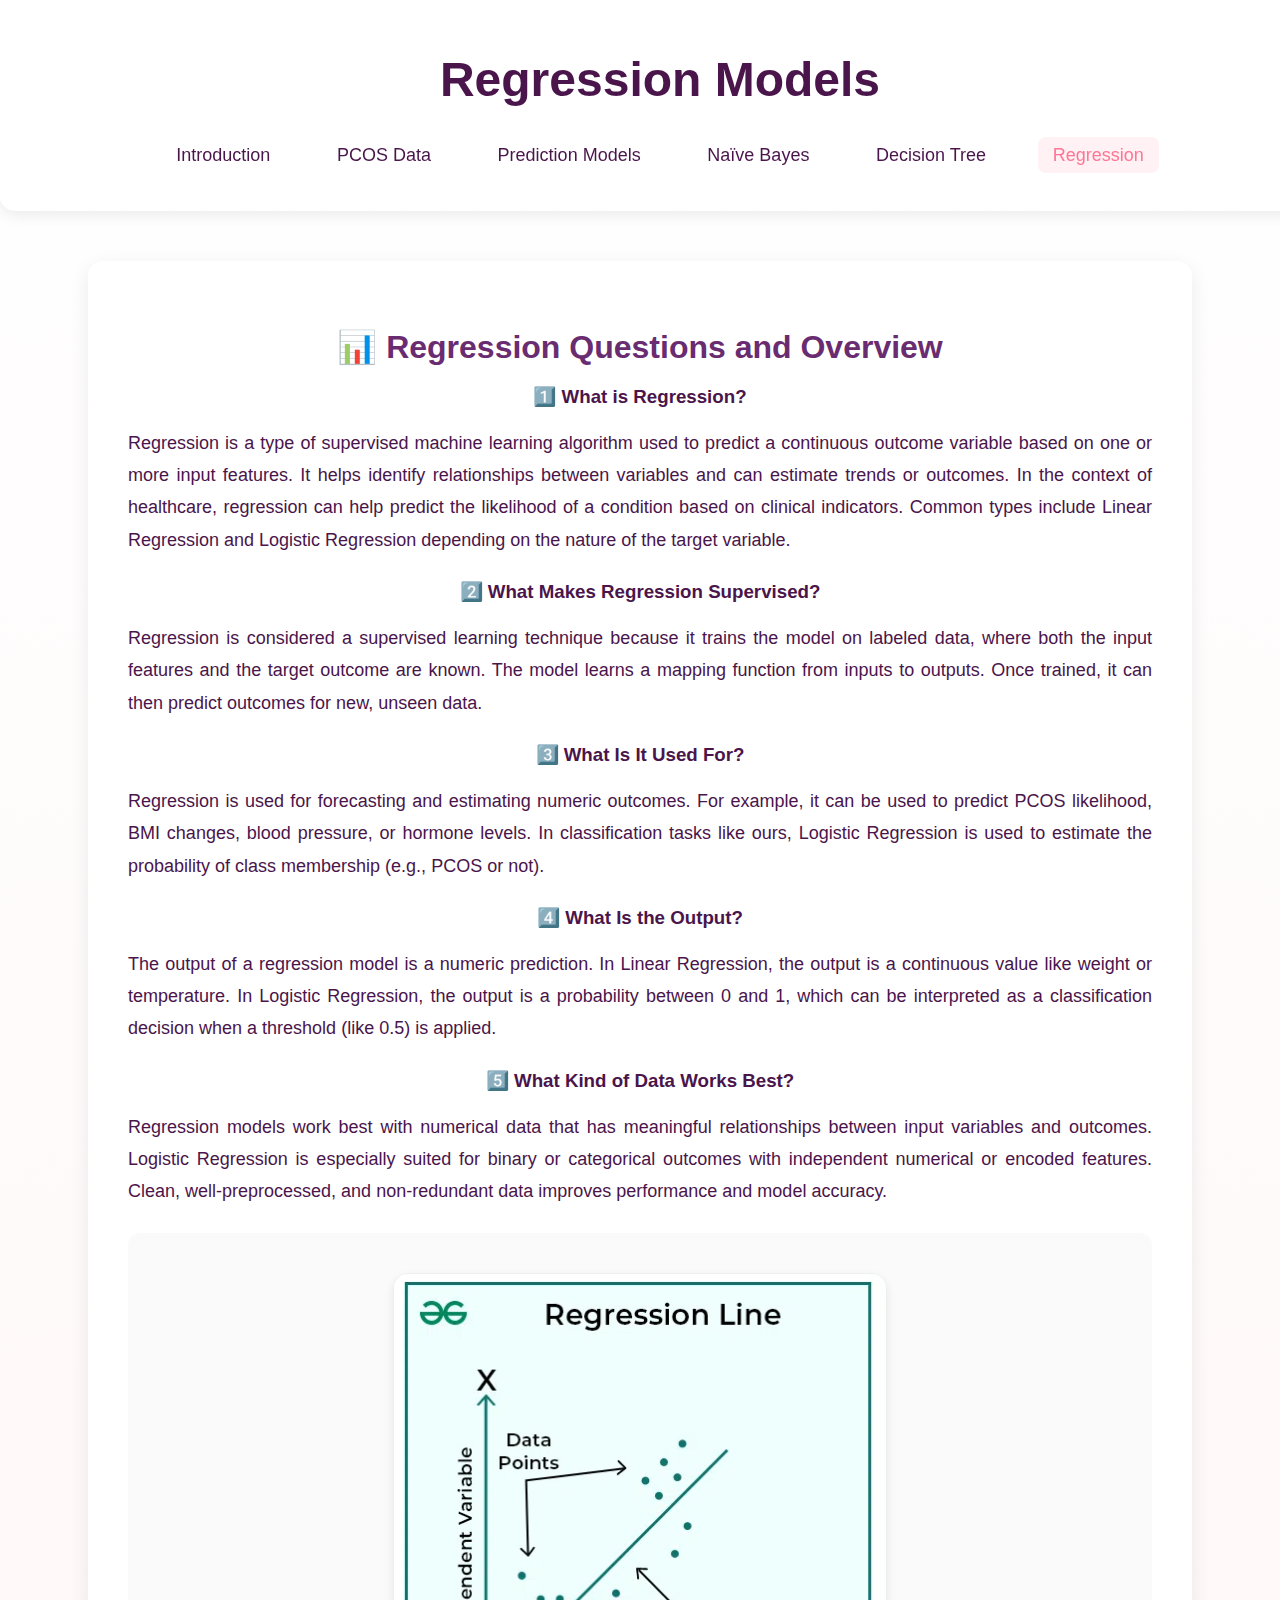
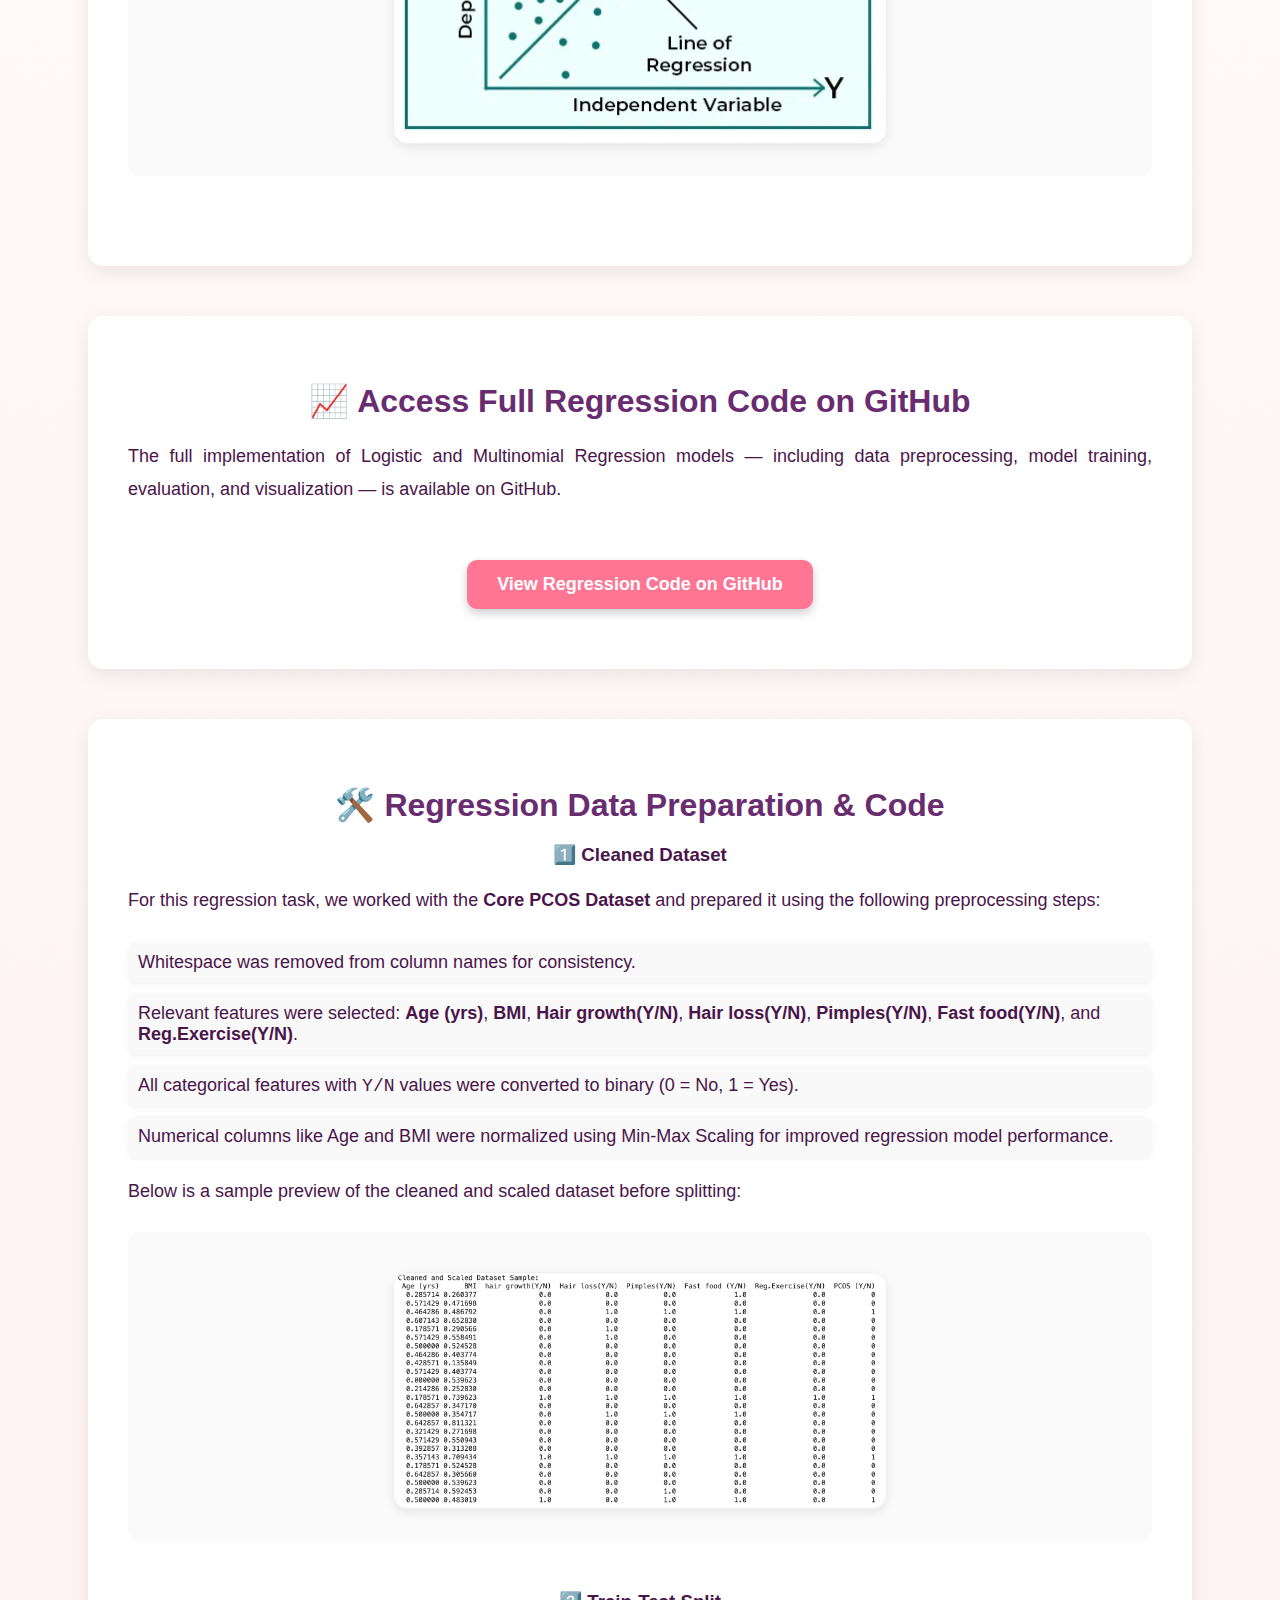
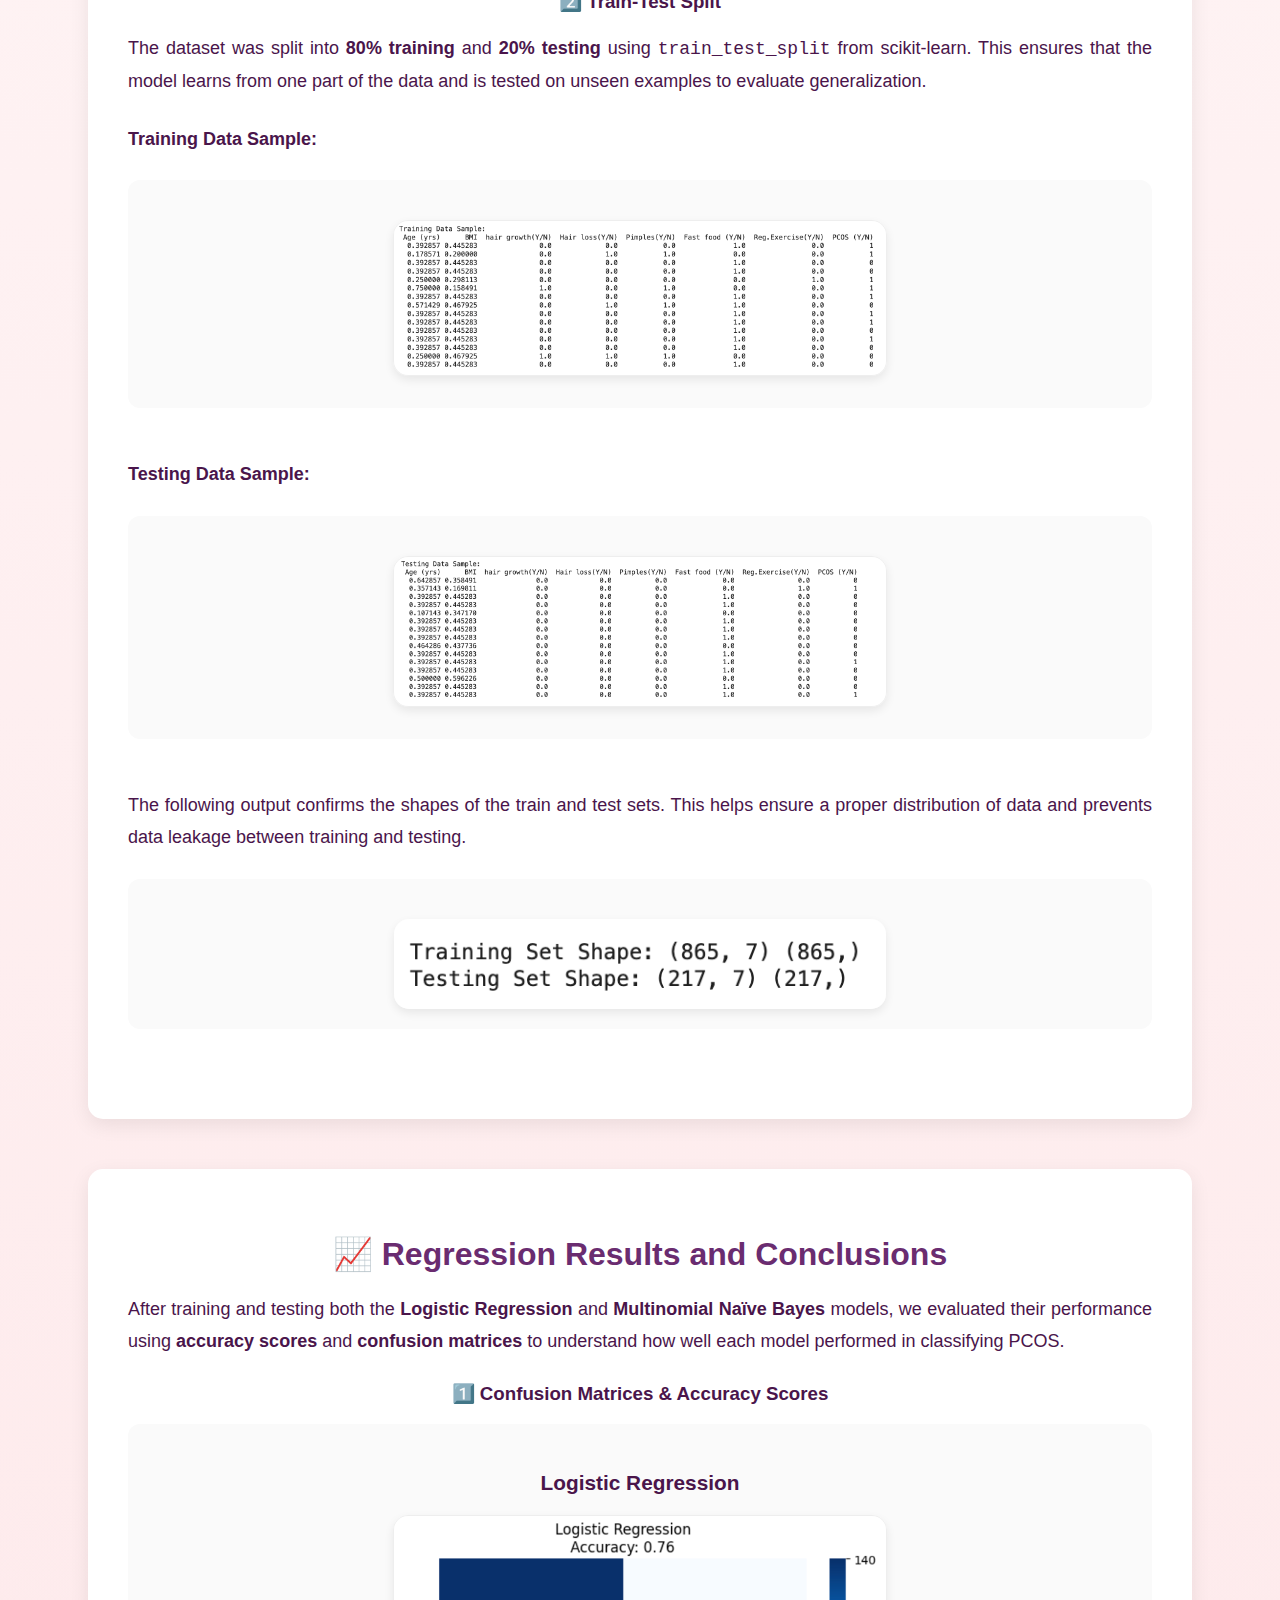
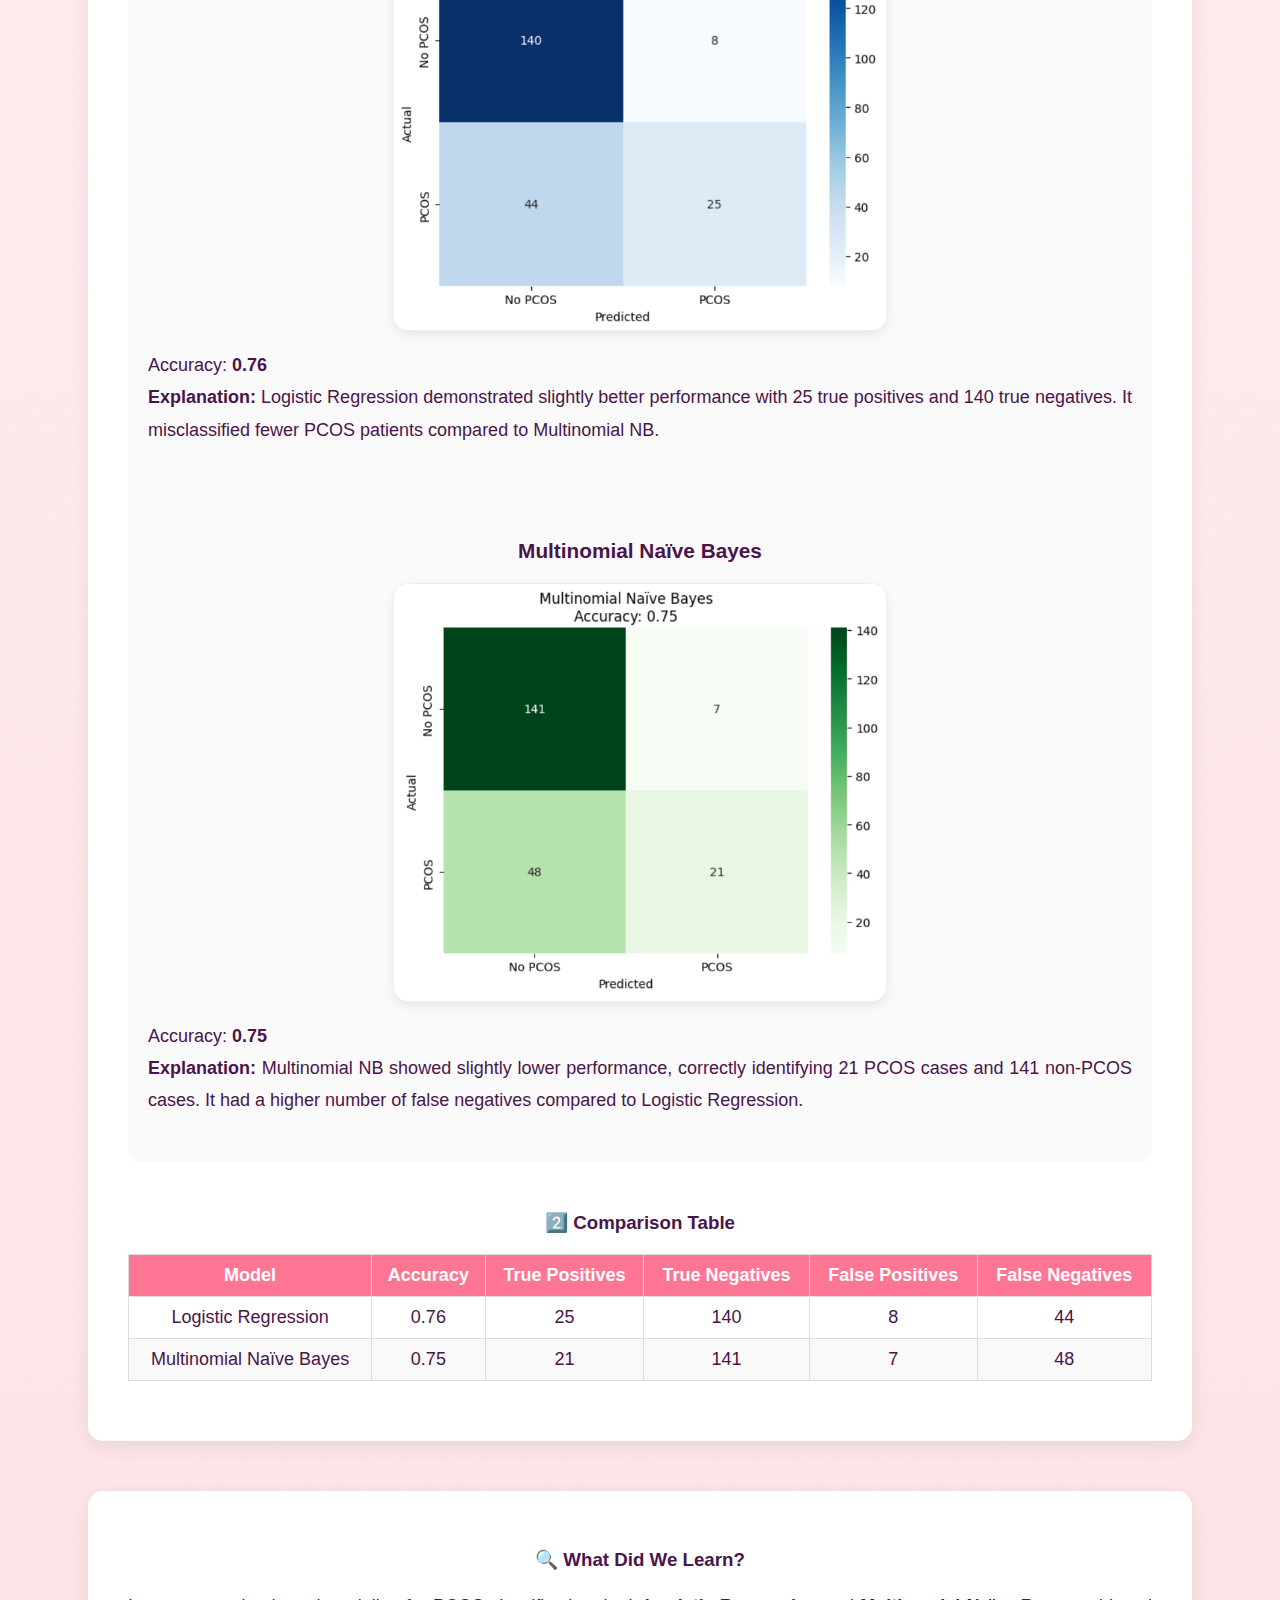
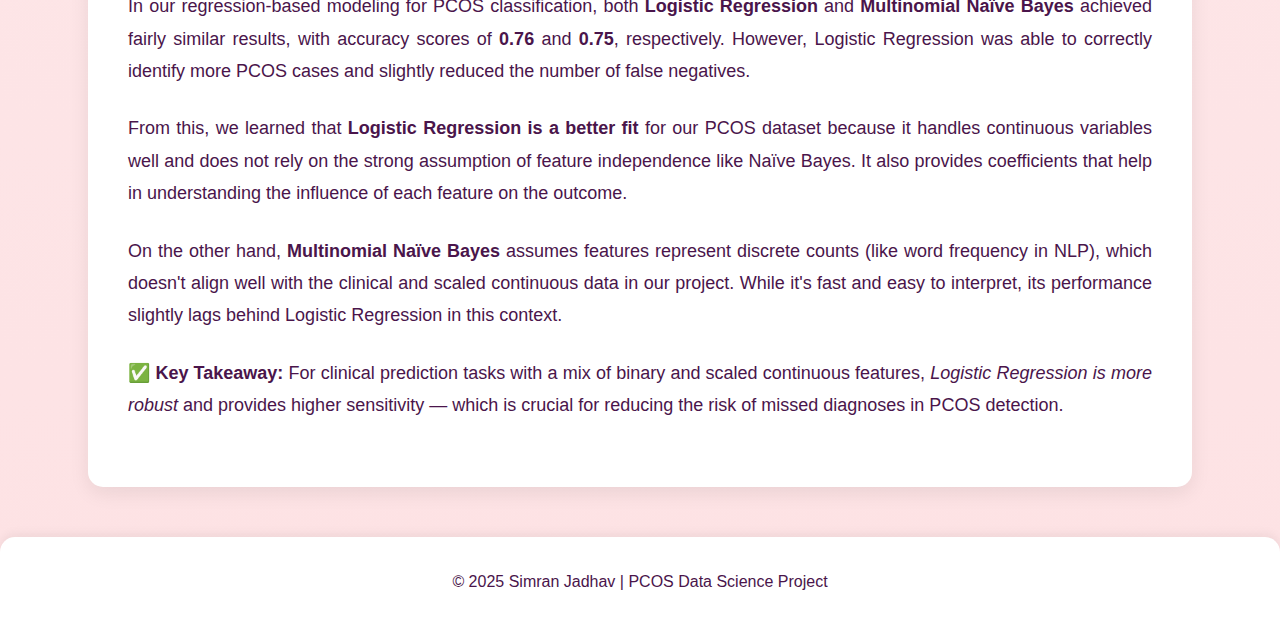
<file: Pages/regression.html>
<!DOCTYPE html>
<html lang="en">
<head>
    <meta charset="UTF-8">
    <meta name="viewport" content="width=device-width, initial-scale=1.0">
    <title>Regression Models</title>
    <link rel="stylesheet" href="../styles.css">
</head>
<body>

    <!-- Header -->
    <header>
        <h1>Regression Models</h1>
        <nav>
            <ul>
                <li><a href="introduction.html">Introduction</a></li>
                <li><a href="eda.html">PCOS Data</a></li>
                <li><a href="models.html">Prediction Models</a></li>
                <li><a href="naive_bayes.html">Naïve Bayes</a></li>
                <li><a href="decision_tree.html">Decision Tree</a></li>
                <li><a href="regression.html" class="active">Regression</a></li>
            </ul>
        </nav>
    </header>

    <section class="content">
        <h2>📊 Regression Questions and Overview</h2>
    
        <h3>1️⃣ What is Regression?</h3>
        <p>
            Regression is a type of supervised machine learning algorithm used to predict a continuous outcome variable based on one or more input features. 
            It helps identify relationships between variables and can estimate trends or outcomes. In the context of healthcare, regression can help predict the likelihood of a condition based on clinical indicators.
            Common types include Linear Regression and Logistic Regression depending on the nature of the target variable.
        </p>
    
        <h3>2️⃣ What Makes Regression Supervised?</h3>
        <p>
            Regression is considered a supervised learning technique because it trains the model on labeled data, where both the input features and the target outcome are known. 
            The model learns a mapping function from inputs to outputs. 
            Once trained, it can then predict outcomes for new, unseen data.
        </p>
    
        <h3>3️⃣ What Is It Used For?</h3>
        <p>
            Regression is used for forecasting and estimating numeric outcomes. 
            For example, it can be used to predict PCOS likelihood, BMI changes, blood pressure, or hormone levels. 
            In classification tasks like ours, Logistic Regression is used to estimate the probability of class membership (e.g., PCOS or not).
        </p>
    
        <h3>4️⃣ What Is the Output?</h3>
        <p>
            The output of a regression model is a numeric prediction. 
            In Linear Regression, the output is a continuous value like weight or temperature.
            In Logistic Regression, the output is a probability between 0 and 1, which can be interpreted as a classification decision when a threshold (like 0.5) is applied.
        </p>
    
        <h3>5️⃣ What Kind of Data Works Best?</h3>
        <p>
            Regression models work best with numerical data that has meaningful relationships between input variables and outcomes. 
            Logistic Regression is especially suited for binary or categorical outcomes with independent numerical or encoded features. 
            Clean, well-preprocessed, and non-redundant data improves performance and model accuracy.
        </p>
    
        <div class="image-container">
            <img src="../assests/regression.webp" alt="Regression Overview Diagram" class="pcos-image">
        </div>
    </section>
    

    <section class="content">
        <h2>📈 Access Full Regression Code on GitHub</h2>
        <p>
            The full implementation of Logistic and Multinomial Regression models — including data preprocessing, model training, evaluation, and visualization — is available on GitHub.
        </p>
        <a href="https://github.com/Simrann020/PCOS/blob/main/Model/Regression.ipynb" target="_blank" class="github-button">View Regression Code on GitHub</a>
    </section>
    

    
    <section class="content">
        <h2>🛠️ Regression Data Preparation & Code</h2>
        
        <h3>1️⃣ Cleaned Dataset</h3>
        <p>
            For this regression task, we worked with the <strong>Core PCOS Dataset</strong> and prepared it using the following preprocessing steps:
        </p>
        <ul>
            <li>Whitespace was removed from column names for consistency.</li>
            <li>Relevant features were selected: <strong>Age (yrs)</strong>, <strong>BMI</strong>, <strong>Hair growth(Y/N)</strong>, <strong>Hair loss(Y/N)</strong>, <strong>Pimples(Y/N)</strong>, <strong>Fast food(Y/N)</strong>, and <strong>Reg.Exercise(Y/N)</strong>.</li>
            <li>All categorical features with <code>Y/N</code> values were converted to binary (0 = No, 1 = Yes).</li>
            <li>Numerical columns like Age and BMI were normalized using Min-Max Scaling for improved regression model performance.</li>
        </ul>
        <p>
            Below is a sample preview of the cleaned and scaled dataset before splitting:
        </p>
        <div class="image-container">
            <img src="../assests/Reg_clean.png" alt="Cleaned and Scaled Regression Dataset" class="pcos-image">
        </div>
    
        <h3>2️⃣ Train-Test Split</h3>
        <p>
            The dataset was split into <strong>80% training</strong> and <strong>20% testing</strong> using <code>train_test_split</code> from scikit-learn.
            This ensures that the model learns from one part of the data and is tested on unseen examples to evaluate generalization.
        </p>
    
        <p><strong>Training Data Sample:</strong></p>
        <div class="image-container">
            <img src="../assests/Reg_train.png" alt="Training Data for Regression" class="pcos-image">
        </div>
    
        <p><strong>Testing Data Sample:</strong></p>
        <div class="image-container">
            <img src="../assests/Reg_test.png" alt="Testing Data for Regression" class="pcos-image">
        </div>

        <p>
            The following output confirms the shapes of the train and test sets. This helps ensure a proper distribution of data and prevents data leakage between training and testing.
        </p>
        <div class="image-container">
            <img src="../assests/Reg_split.png" alt="Train/Test Split Shape for Decision Tree" class="decision-image">
        </div>
    
    
    </section>
    
    <section class="content">
        <h2>📈 Regression Results and Conclusions</h2>
    
        <p>
            After training and testing both the <strong>Logistic Regression</strong> and <strong>Multinomial Naïve Bayes</strong> models, we evaluated their performance 
            using <strong>accuracy scores</strong> and <strong>confusion matrices</strong> to understand how well each model performed in classifying PCOS.
        </p>
    
        <h3>1️⃣ Confusion Matrices & Accuracy Scores</h3>
    
        <div class="image-container">
            <div>
                <h4>Logistic Regression</h4>
                <img src="../assests/LR_Confusion.png" alt="Logistic Regression Confusion Matrix" class="pcos-image">
                <p>
                    Accuracy: <strong>0.76</strong><br>
                    <strong>Explanation:</strong> Logistic Regression demonstrated slightly better performance with 25 true positives and 140 true negatives.
                    It misclassified fewer PCOS patients compared to Multinomial NB.
                </p>
            </div>
    
            <div>
                <h4>Multinomial Naïve Bayes</h4>
                <img src="../assests/Multi_Confusion .png" alt="Multinomial NB Confusion Matrix" class="pcos-image">
                <p>
                    Accuracy: <strong>0.75</strong><br>
                    <strong>Explanation:</strong> Multinomial NB showed slightly lower performance, correctly identifying 21 PCOS cases and 141 non-PCOS cases.
                    It had a higher number of false negatives compared to Logistic Regression.
                </p>
            </div>
        </div>
    
        <h3>2️⃣ Comparison Table</h3>
        <table class="comparison-table">
            <thead>
                <tr>
                    <th>Model</th>
                    <th>Accuracy</th>
                    <th>True Positives</th>
                    <th>True Negatives</th>
                    <th>False Positives</th>
                    <th>False Negatives</th>
                </tr>
            </thead>
            <tbody>
                <tr>
                    <td>Logistic Regression</td>
                    <td>0.76</td>
                    <td>25</td>
                    <td>140</td>
                    <td>8</td>
                    <td>44</td>
                </tr>
                <tr>
                    <td>Multinomial Naïve Bayes</td>
                    <td>0.75</td>
                    <td>21</td>
                    <td>141</td>
                    <td>7</td>
                    <td>48</td>
                </tr>
            </tbody>
        </table>
        
    </section>
    <section class="content">
        <h3>🔍 What Did We Learn?</h3>
    
        <p>
            In our regression-based modeling for PCOS classification, both <strong>Logistic Regression</strong> and <strong>Multinomial Naïve Bayes</strong> achieved fairly similar results, with accuracy scores of <strong>0.76</strong> and <strong>0.75</strong>, respectively. However, Logistic Regression was able to correctly identify more PCOS cases and slightly reduced the number of false negatives.
        </p>
    
        <p>
            From this, we learned that <strong>Logistic Regression is a better fit</strong> for our PCOS dataset because it handles continuous variables well and does not rely on the strong assumption of feature independence like Naïve Bayes. It also provides coefficients that help in understanding the influence of each feature on the outcome.
        </p>
    
        <p>
            On the other hand, <strong>Multinomial Naïve Bayes</strong> assumes features represent discrete counts (like word frequency in NLP), which doesn't align well with the clinical and scaled continuous data in our project. While it's fast and easy to interpret, its performance slightly lags behind Logistic Regression in this context.
        </p>
    
        <p>
            ✅ <strong>Key Takeaway:</strong> For clinical prediction tasks with a mix of binary and scaled continuous features, <em>Logistic Regression is more robust</em> and provides higher sensitivity — which is crucial for reducing the risk of missed diagnoses in PCOS detection.
        </p>
    </section>
    
    <!-- Footer -->
    <footer>
        <p>© 2025 Simran Jadhav | PCOS Data Science Project</p>
    </footer>

</body>
</html>
</file>
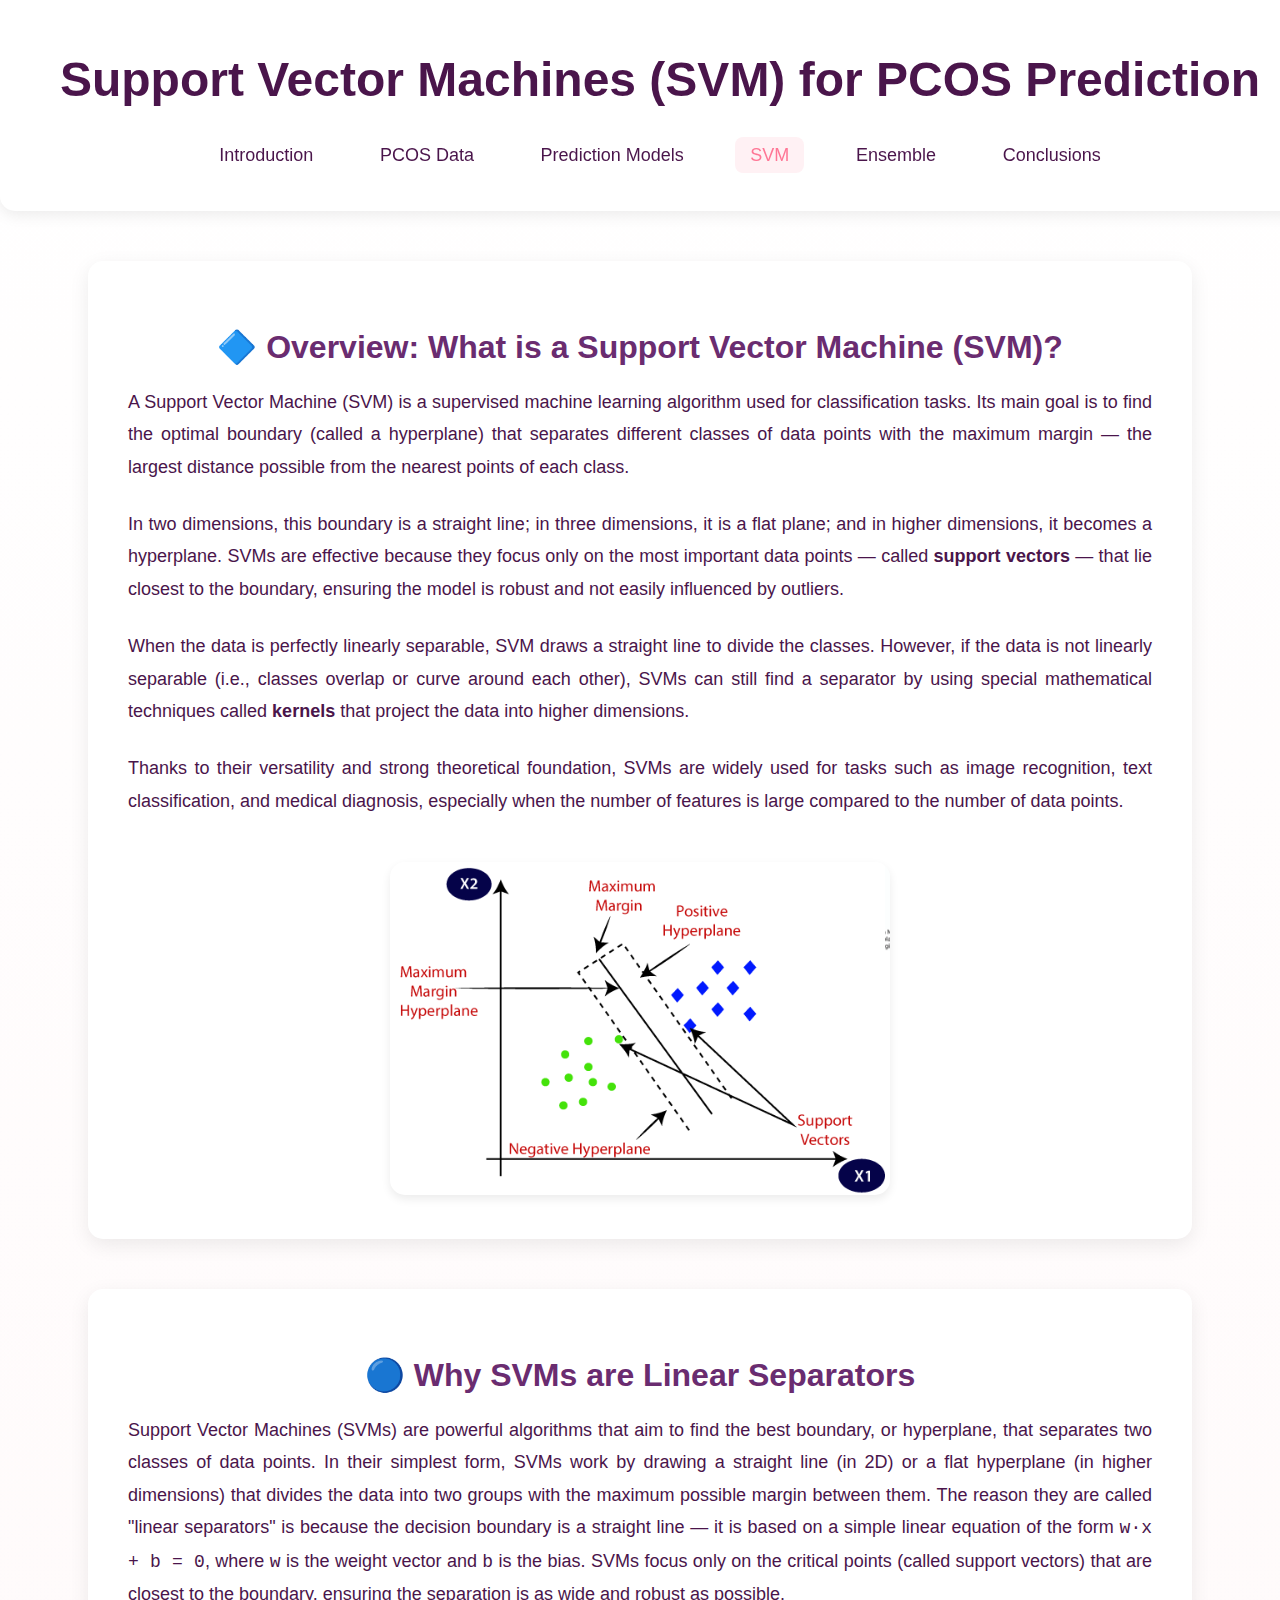
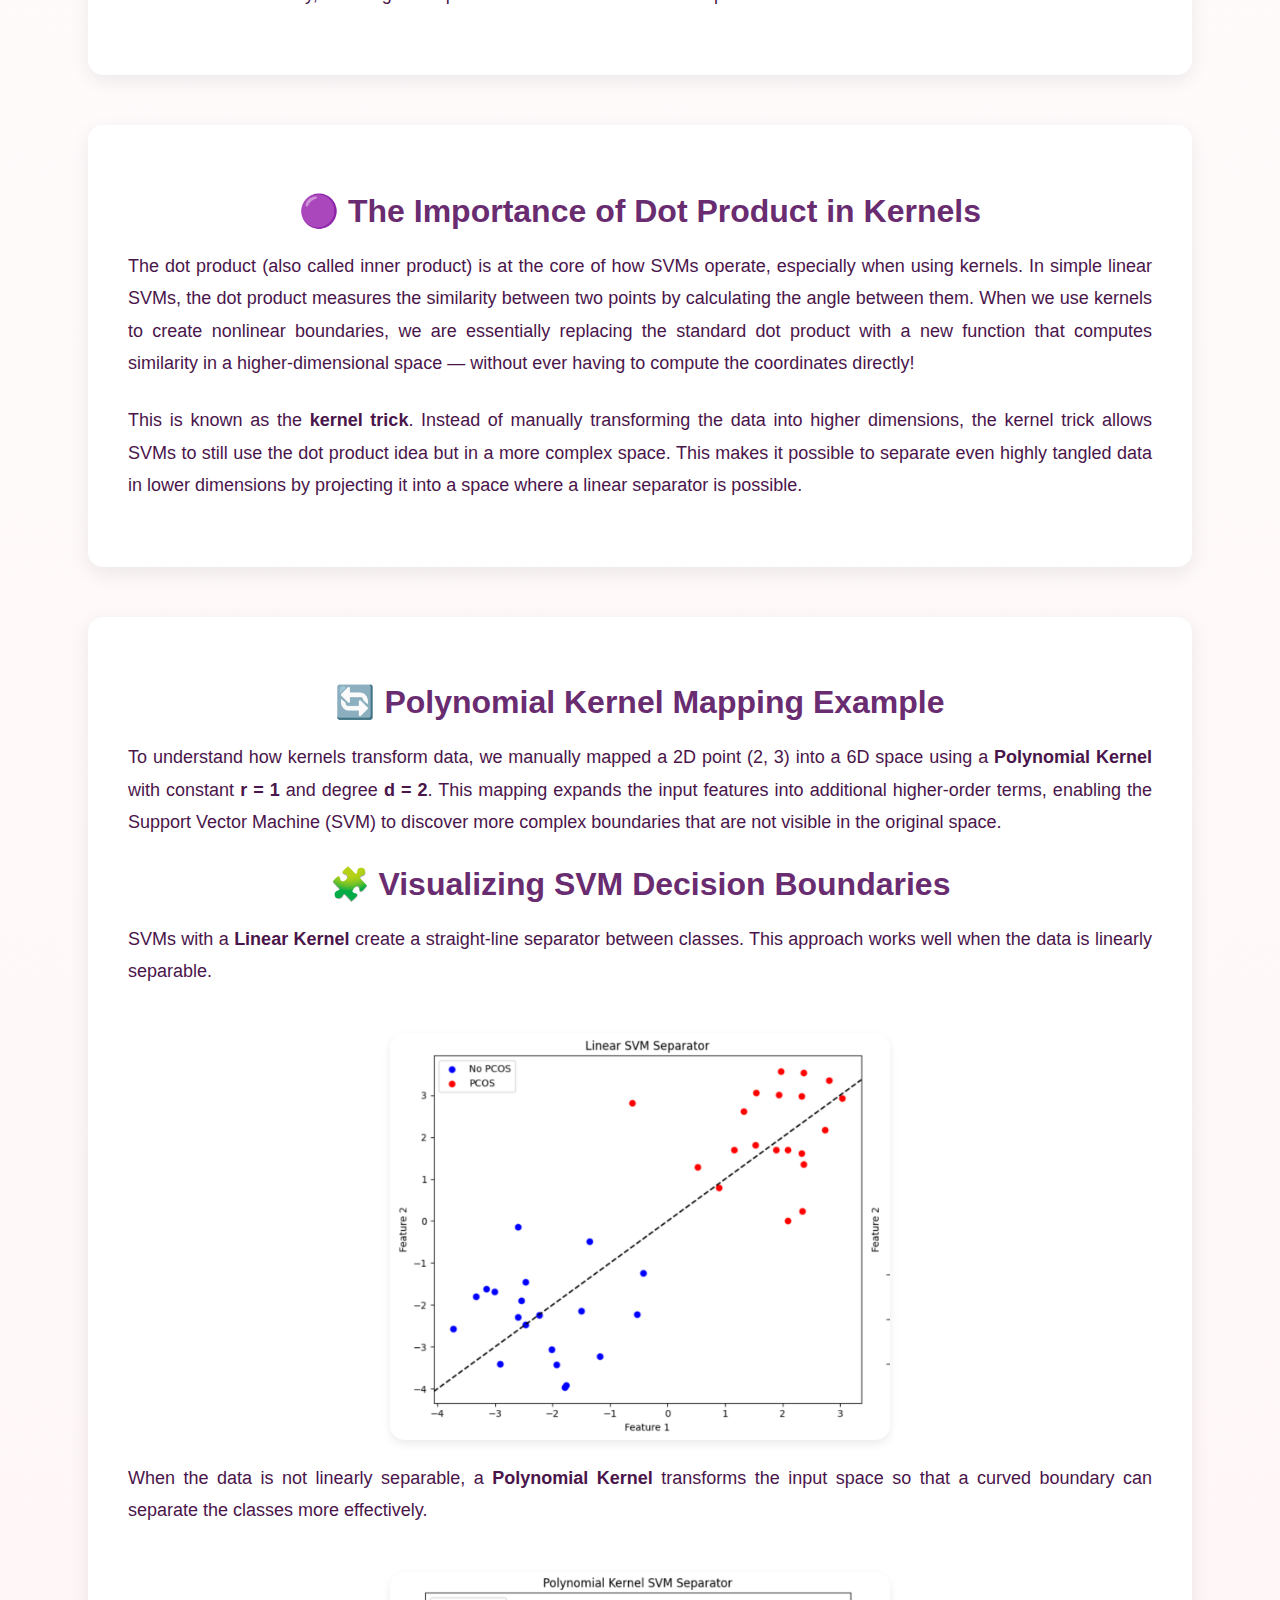
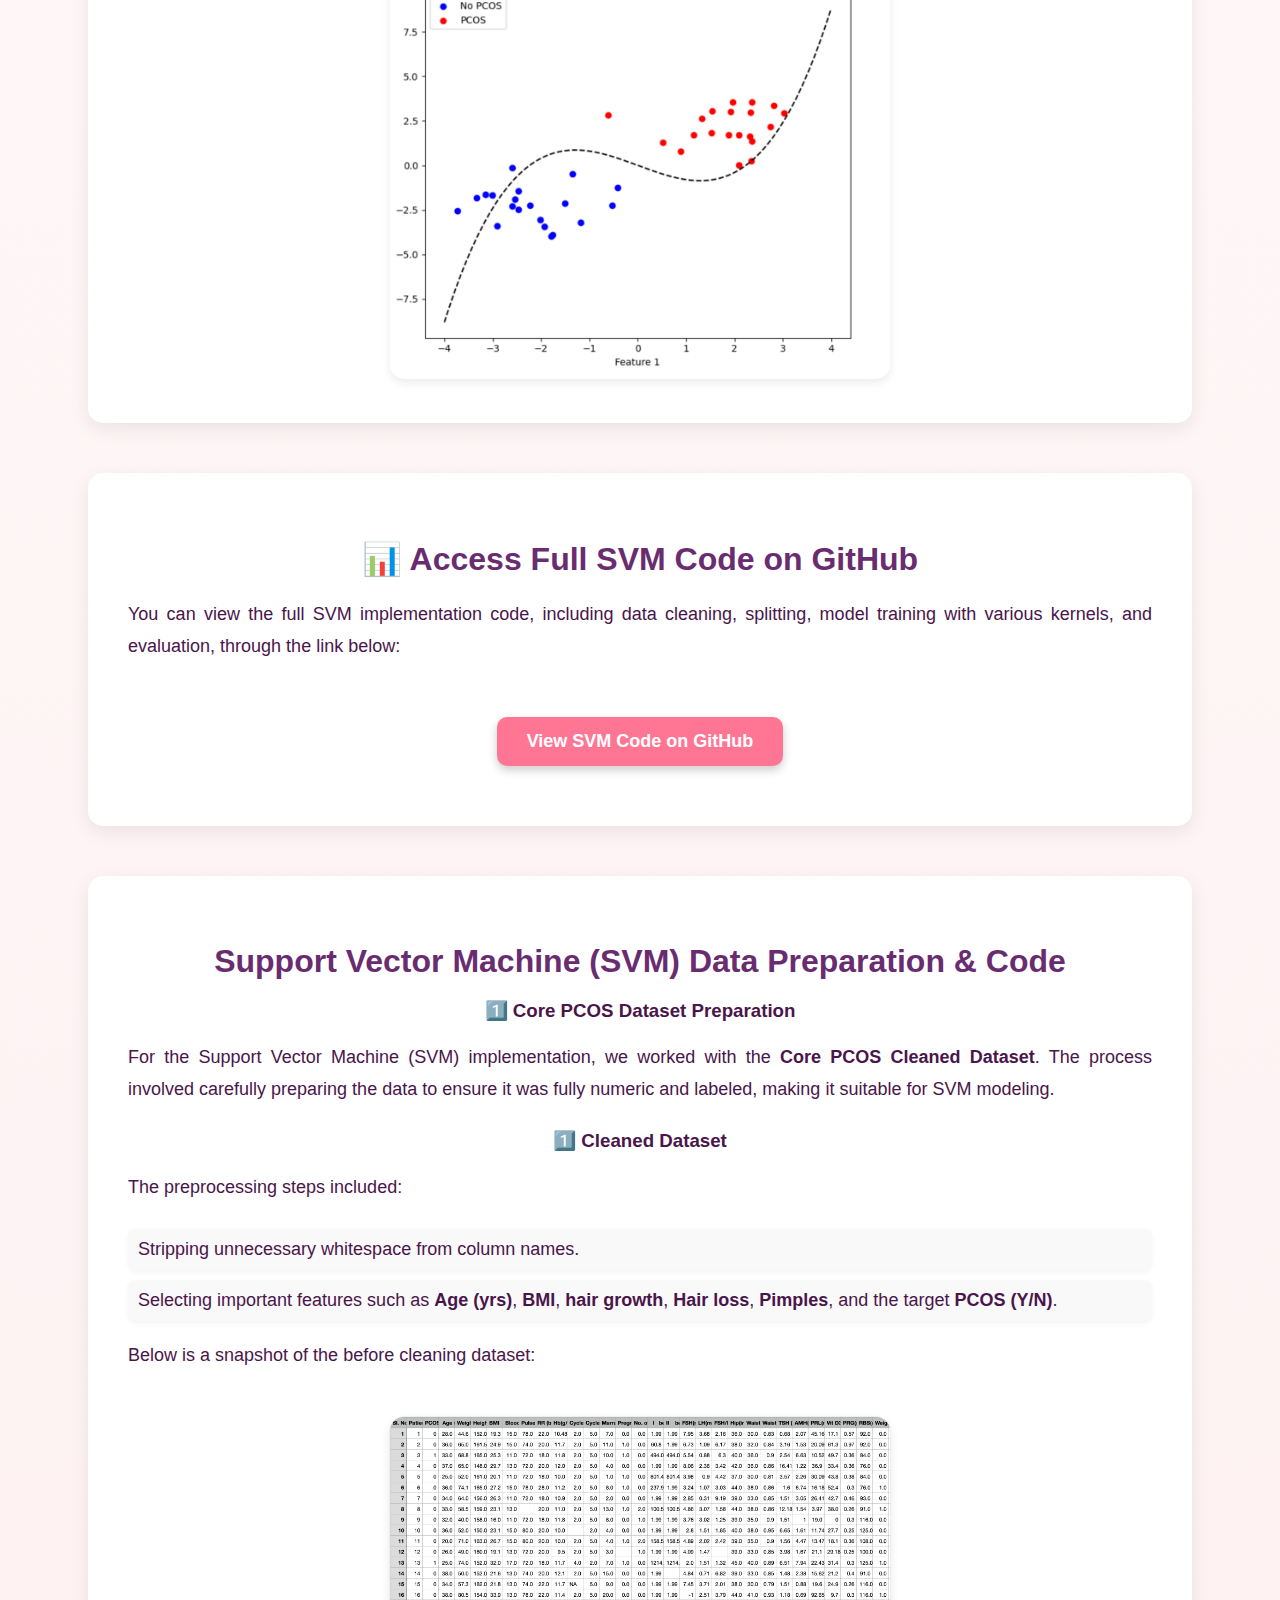
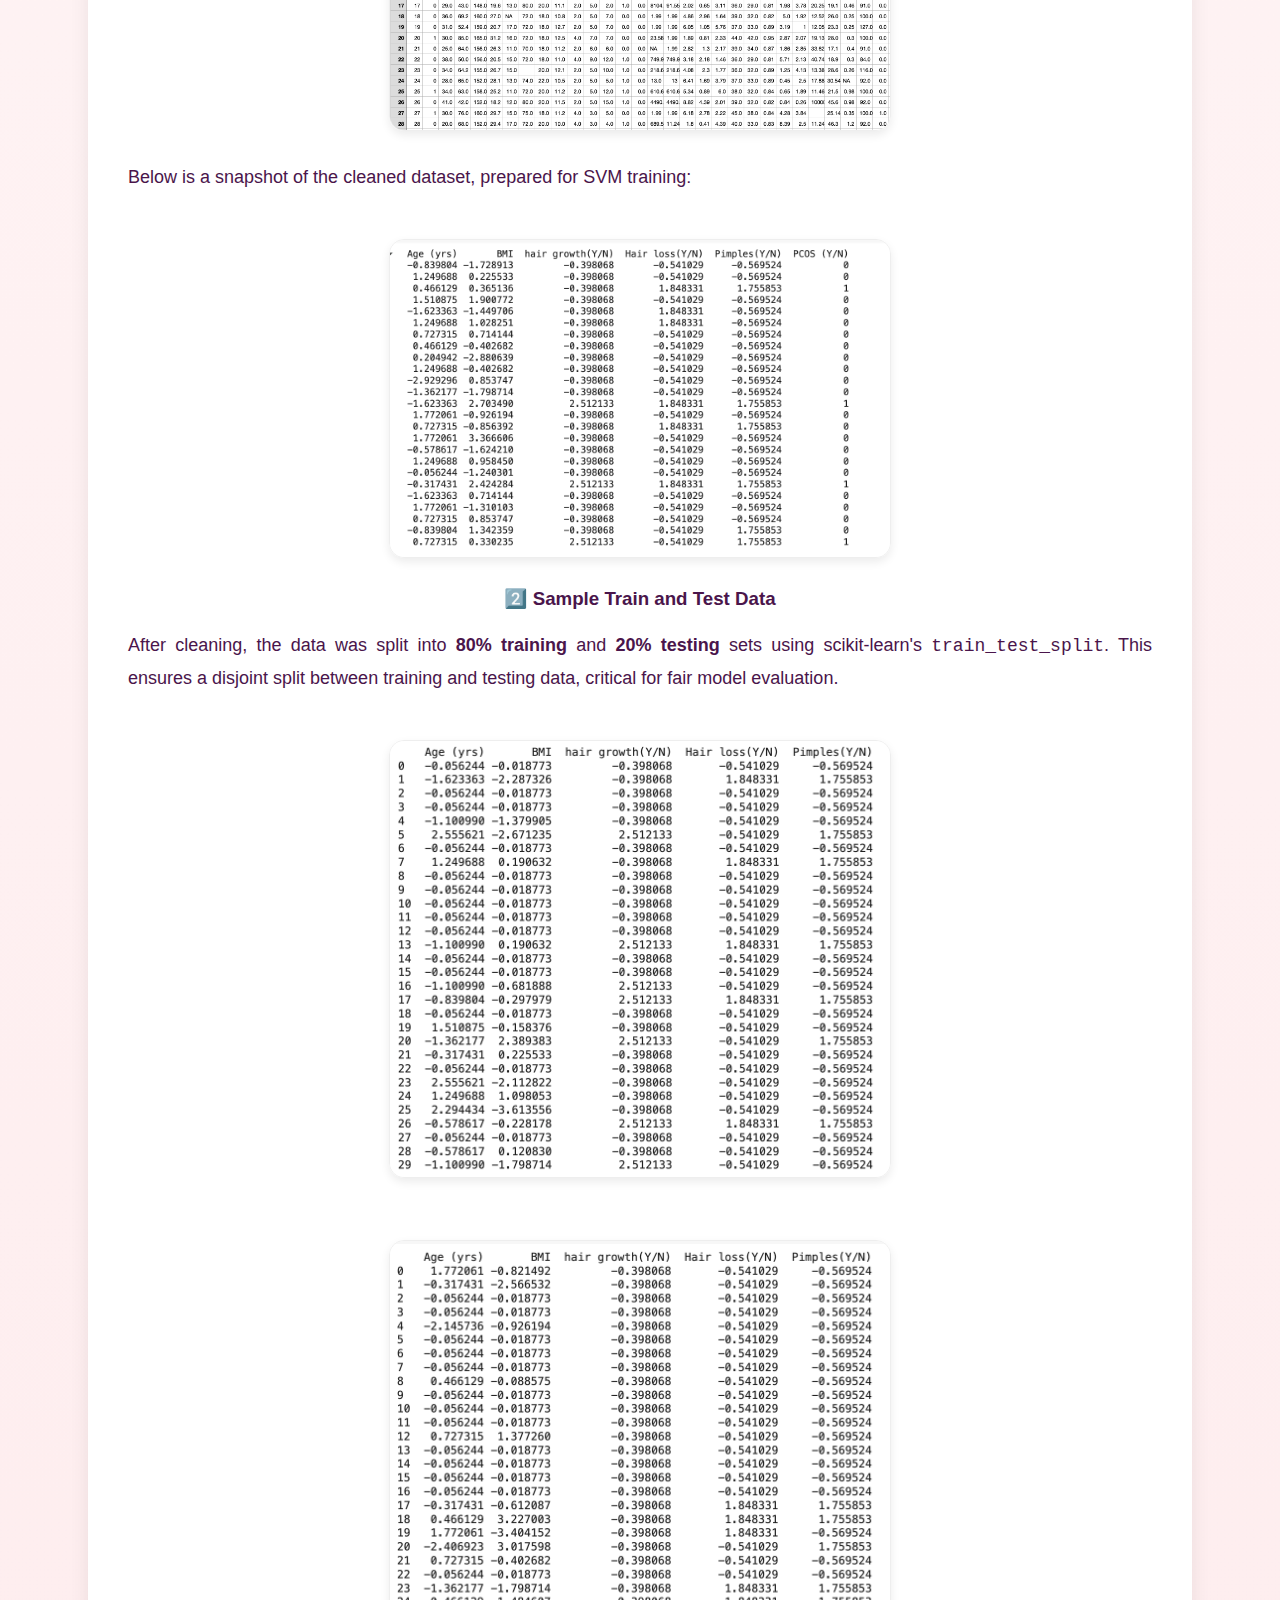
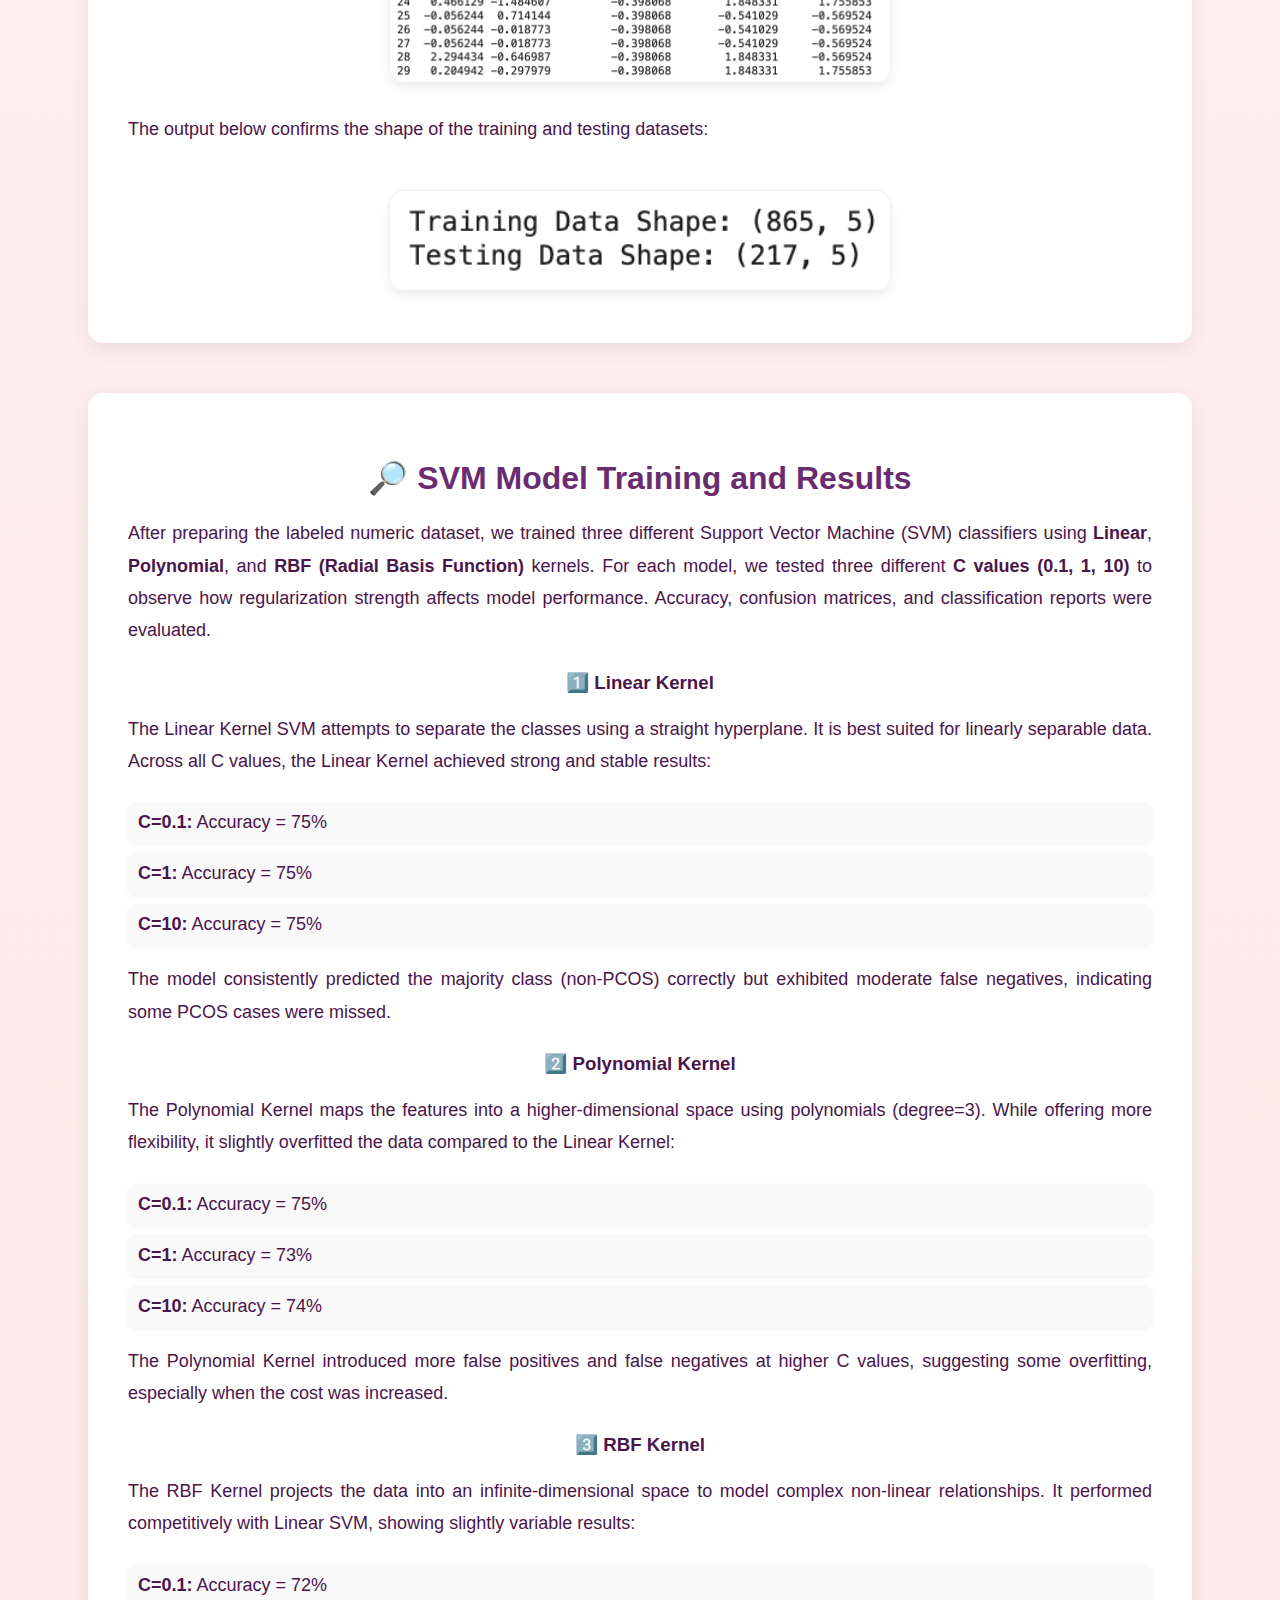
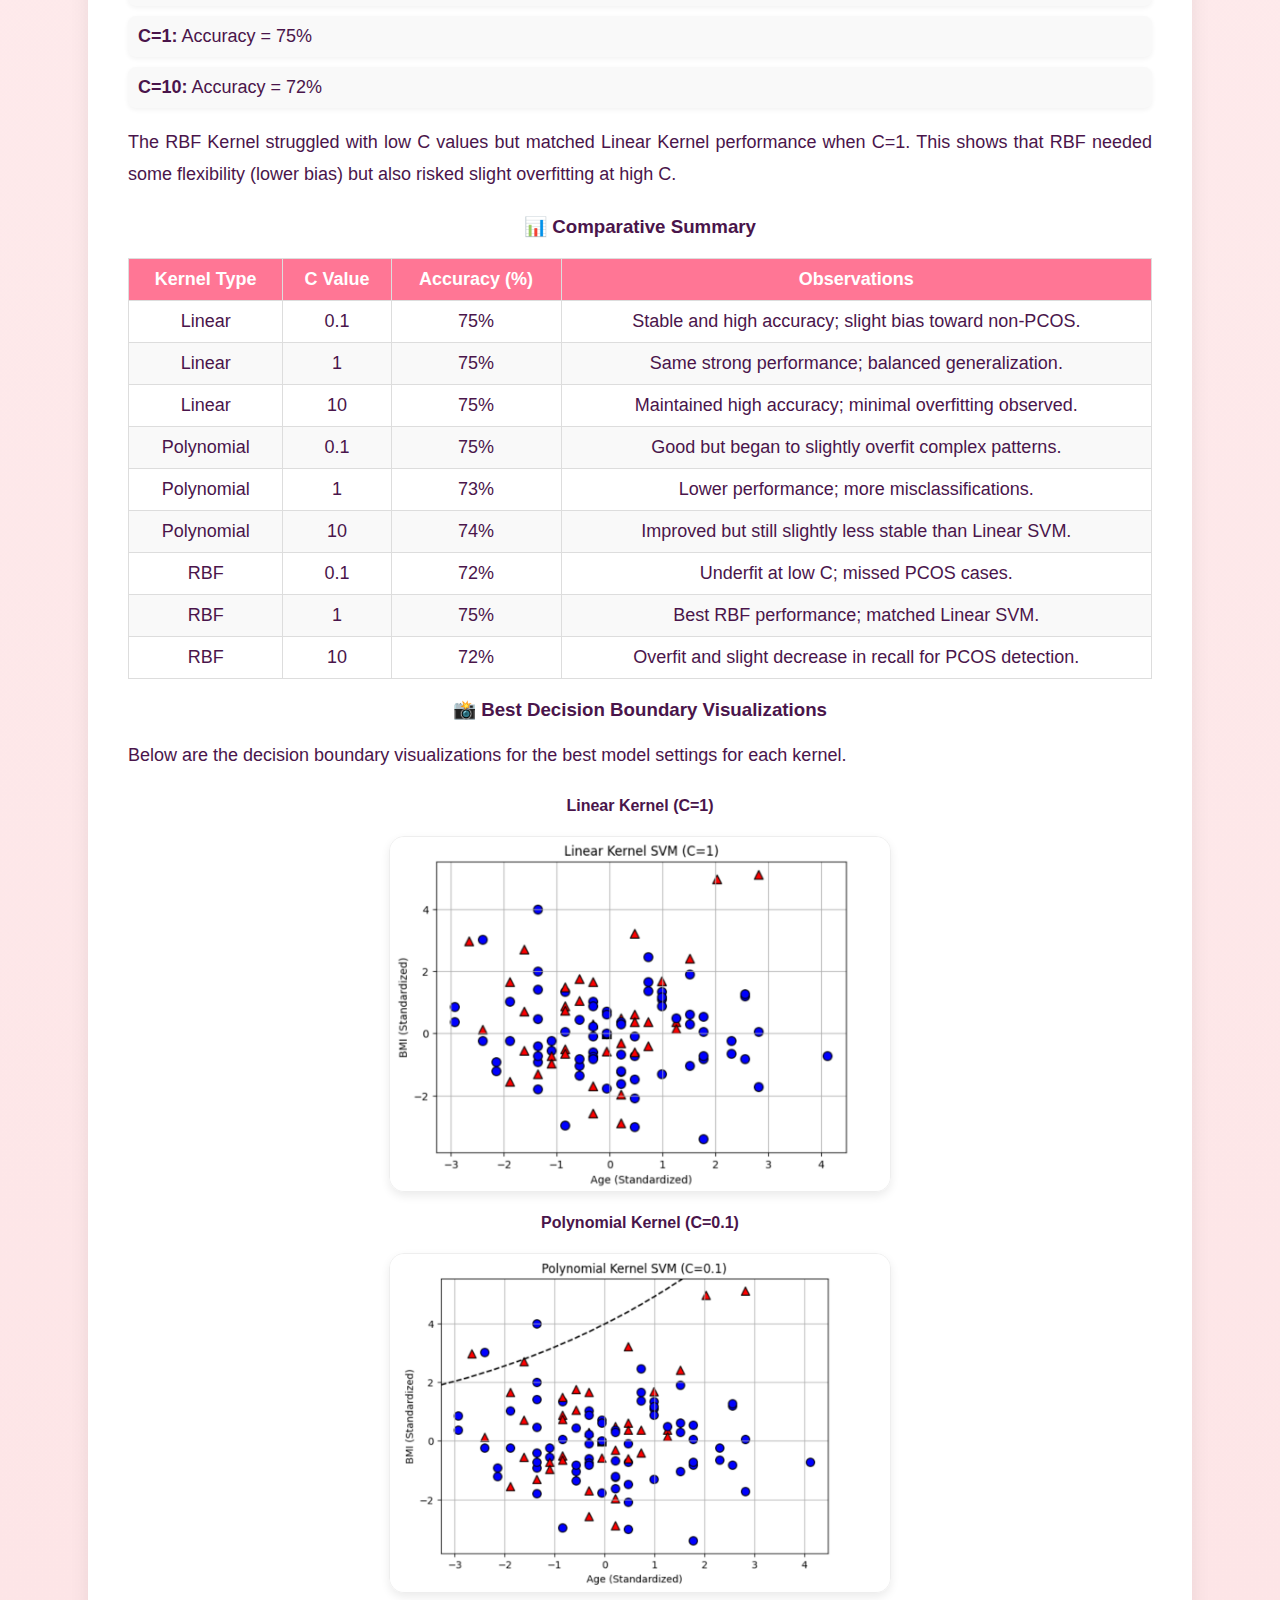
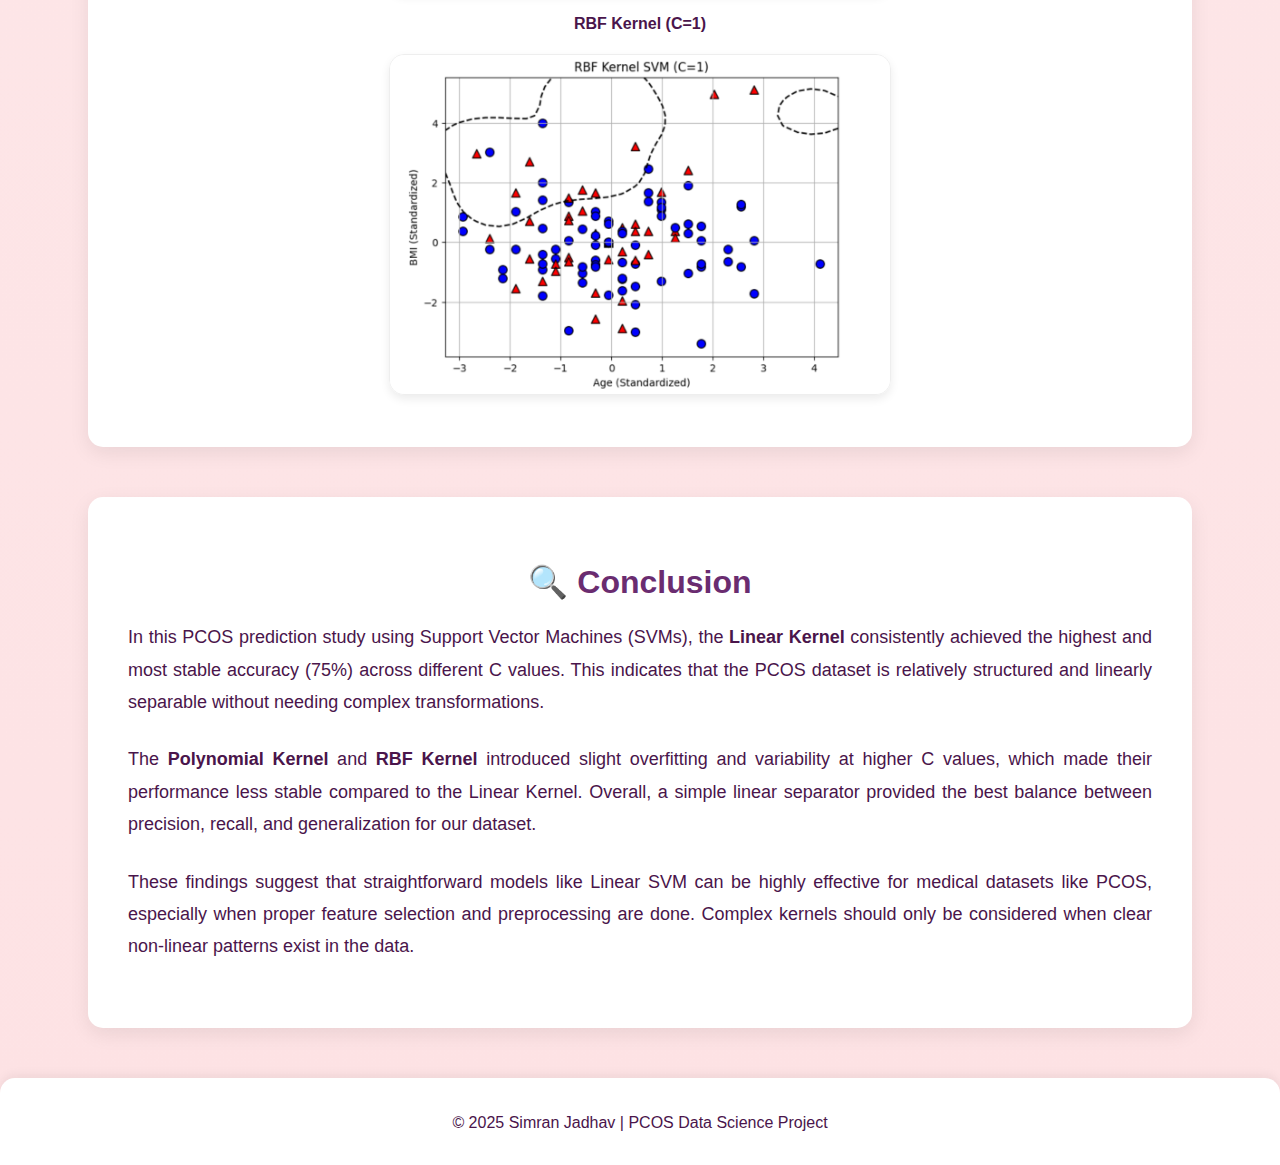
<file: Pages/svm.html>
<!DOCTYPE html>
<html lang="en">
<head>
    <meta charset="UTF-8">
    <meta name="viewport" content="width=device-width, initial-scale=1.0">
    <title>Support Vector Machines (SVM) - PCOS Analysis</title>
    <link rel="stylesheet" href="../styles.css">
</head>
<body>

    <!-- Header -->
    <header>
        <h1>Support Vector Machines (SVM) for PCOS Prediction</h1>
        <nav>
            <ul>
                <li><a href="introduction.html">Introduction</a></li>
                <li><a href="eda.html">PCOS Data</a></li>
                <li><a href="models.html">Prediction Models</a></li>
                <li><a href="svm.html" class="active">SVM</a></li>
                <li><a href="ensemble.html">Ensemble</a></li>
                <li><a href="conclusion.html">Conclusions</a></li>
            </ul>
        </nav>
    </header>
    <section class="content">
        <h2>🔷 Overview: What is a Support Vector Machine (SVM)?</h2>
        <p>
            A Support Vector Machine (SVM) is a supervised machine learning algorithm used for classification tasks. 
            Its main goal is to find the optimal boundary (called a hyperplane) that separates different classes of data points with the maximum margin — the largest distance possible from the nearest points of each class.
        </p>
        
        <p>
            In two dimensions, this boundary is a straight line; in three dimensions, it is a flat plane; and in higher dimensions, it becomes a hyperplane. 
            SVMs are effective because they focus only on the most important data points — called <strong>support vectors</strong> — that lie closest to the boundary, ensuring the model is robust and not easily influenced by outliers.
        </p>
    
        <p>
            When the data is perfectly linearly separable, SVM draws a straight line to divide the classes. 
            However, if the data is not linearly separable (i.e., classes overlap or curve around each other), SVMs can still find a separator by using special mathematical techniques called <strong>kernels</strong> that project the data into higher dimensions.
        </p>
    
        <p>
            Thanks to their versatility and strong theoretical foundation, SVMs are widely used for tasks such as image recognition, text classification, and medical diagnosis, especially when the number of features is large compared to the number of data points.
        </p>

        <div class="image-container-svm">
            <img src="../assests/svm.png" alt="Polynomial Kernel Separator" class="svm-image">
        </div>
        


    </section>
    
    <section class="content">
        <h2>🔵 Why SVMs are Linear Separators</h2>
        <p>
            Support Vector Machines (SVMs) are powerful algorithms that aim to find the best boundary, or hyperplane, that separates two classes of data points. 
            In their simplest form, SVMs work by drawing a straight line (in 2D) or a flat hyperplane (in higher dimensions) that divides the data into two groups with the maximum possible margin between them. 
            The reason they are called "linear separators" is because the decision boundary is a straight line — it is based on a simple linear equation of the form <code>w·x + b = 0</code>, where <code>w</code> is the weight vector and <code>b</code> is the bias.
            SVMs focus only on the critical points (called support vectors) that are closest to the boundary, ensuring the separation is as wide and robust as possible.
        </p>
    </section>
    
    <section class="content">
        <h2>🟣 The Importance of Dot Product in Kernels</h2>
        <p>
            The dot product (also called inner product) is at the core of how SVMs operate, especially when using kernels. 
            In simple linear SVMs, the dot product measures the similarity between two points by calculating the angle between them. 
            When we use kernels to create nonlinear boundaries, we are essentially replacing the standard dot product with a new function that computes similarity in a higher-dimensional space — without ever having to compute the coordinates directly!
        </p>
        <p>
            This is known as the <strong>kernel trick</strong>. Instead of manually transforming the data into higher dimensions, the kernel trick allows SVMs to still use the dot product idea but in a more complex space. 
            This makes it possible to separate even highly tangled data in lower dimensions by projecting it into a space where a linear separator is possible.
        </p>
    </section>


    <section class="content">
        <h2>🔄 Polynomial Kernel Mapping Example</h2>
    
        <p>
            To understand how kernels transform data, we manually mapped a 2D point (2, 3) into a 6D space using a <strong>Polynomial Kernel</strong> with constant <strong>r = 1</strong> and degree <strong>d = 2</strong>. 
            This mapping expands the input features into additional higher-order terms, enabling the Support Vector Machine (SVM) to discover more complex boundaries that are not visible in the original space.
        </p>
    

        <h2>🧩 Visualizing SVM Decision Boundaries</h2>
    
        <p>
            SVMs with a <strong>Linear Kernel</strong> create a straight-line separator between classes. This approach works well when the data is linearly separable.
        </p>
        <div class="image-container-svm">
            <img src="../assests/SVM_Kernel_linear.png" alt="Linear SVM Separator" class="svm-image">
        </div>
    
        <p>
            When the data is not linearly separable, a <strong>Polynomial Kernel</strong> transforms the input space so that a curved boundary can separate the classes more effectively.
        </p>
        <div class="image-container-svm">
            <img src="../assests/SVM_Kernel_polyno.png" alt="Polynomial Kernel Separator" class="svm-image">
        </div>
    </section>
    
    <section class="content">
        <h2>📊 Access Full SVM Code on GitHub</h2>
        <p>
            You can view the full SVM implementation code, including data cleaning, splitting, model training with various kernels, and evaluation, through the link below:
        </p>
        <a href="https://github.com/Simrann020/PCOS/blob/main/Model/SVM.ipynb" target="_blank" class="github-button">View SVM Code on GitHub</a>
        
    </section>
    
    <section class="content">
        <h2>Support Vector Machine (SVM) Data Preparation & Code</h2>
    
        <h3>1️⃣ Core PCOS Dataset Preparation</h3>
        <p>
            For the Support Vector Machine (SVM) implementation, we worked with the <strong>Core PCOS Cleaned Dataset</strong>. 
            The process involved carefully preparing the data to ensure it was fully numeric and labeled, making it suitable for SVM modeling.
        </p>
    
        <h3>1️⃣ Cleaned Dataset</h3>
        <p>
            The preprocessing steps included:
        </p>
        <ul>
            <li>Stripping unnecessary whitespace from column names.</li>
            <li>Selecting important features such as <strong>Age (yrs)</strong>, <strong>BMI</strong>, <strong>hair growth</strong>, <strong>Hair loss</strong>, <strong>Pimples</strong>, and the target <strong>PCOS (Y/N)</strong>.</li>
        </ul>
        <p>
            Below is a snapshot of the before cleaning dataset:
        </p>
        <div class="image-container-Naive">
            <img src="../assests/Merged1.png" alt="Cleaned Core PCOS Dataset for SVM" class="pcos-image">
        </div>
        <p>
            Below is a snapshot of the cleaned dataset, prepared for SVM training:
        </p>
        <div class="image-container-Naive">
            <img src="../assests/SVM_Clean.png" alt="Cleaned Core PCOS Dataset for SVM" class="pcos-image">
        </div>
    
        <h3>2️⃣ Sample Train and Test Data</h3>
        <p>
            After cleaning, the data was split into <strong>80% training</strong> and <strong>20% testing</strong> sets using scikit-learn's <code>train_test_split</code>. 
            This ensures a disjoint split between training and testing data, critical for fair model evaluation.
        </p>
        <div class="image-container-Naive">
            <img src="../assests/SVM_Xtrain.png" alt="SVM Train Data Sample" class="pcos-image">
            <img src="../assests/SVM_Xtest.png" alt="SVM Test Data Sample" class="pcos-image">
        </div>
    
        <p>The output below confirms the shape of the training and testing datasets:</p>
        <div class="image-container-Naive">
            <img src="../assests/SVM_Shape.png" alt="SVM Training and Testing Set Shape" class="pcos-image">
        </div>
    
    
        
    </section>
    
   <section class="content">
    <h2>🔎 SVM Model Training and Results</h2>

    <p>
        After preparing the labeled numeric dataset, we trained three different Support Vector Machine (SVM) classifiers using <strong>Linear</strong>, <strong>Polynomial</strong>, and <strong>RBF (Radial Basis Function)</strong> kernels. 
        For each model, we tested three different <strong>C values (0.1, 1, 10)</strong> to observe how regularization strength affects model performance. Accuracy, confusion matrices, and classification reports were evaluated.
    </p>

    <h3>1️⃣ Linear Kernel</h3>
    <p>
        The Linear Kernel SVM attempts to separate the classes using a straight hyperplane. 
        It is best suited for linearly separable data. Across all C values, the Linear Kernel achieved strong and stable results:
    </p>
    <ul>
        <li><strong>C=0.1:</strong> Accuracy = 75%</li>
        <li><strong>C=1:</strong> Accuracy = 75%</li>
        <li><strong>C=10:</strong> Accuracy = 75%</li>
    </ul>
    <p>
        The model consistently predicted the majority class (non-PCOS) correctly but exhibited moderate false negatives, indicating some PCOS cases were missed.
    </p>

    <h3>2️⃣ Polynomial Kernel</h3>
    <p>
        The Polynomial Kernel maps the features into a higher-dimensional space using polynomials (degree=3). 
        While offering more flexibility, it slightly overfitted the data compared to the Linear Kernel:
    </p>
    <ul>
        <li><strong>C=0.1:</strong> Accuracy = 75%</li>
        <li><strong>C=1:</strong> Accuracy = 73%</li>
        <li><strong>C=10:</strong> Accuracy = 74%</li>
    </ul>
    <p>
        The Polynomial Kernel introduced more false positives and false negatives at higher C values, suggesting some overfitting, especially when the cost was increased.
    </p>

    <h3>3️⃣ RBF Kernel</h3>
    <p>
        The RBF Kernel projects the data into an infinite-dimensional space to model complex non-linear relationships. 
        It performed competitively with Linear SVM, showing slightly variable results:
    </p>
    <ul>
        <li><strong>C=0.1:</strong> Accuracy = 72%</li>
        <li><strong>C=1:</strong> Accuracy = 75%</li>
        <li><strong>C=10:</strong> Accuracy = 72%</li>
    </ul>
    <p>
        The RBF Kernel struggled with low C values but matched Linear Kernel performance when C=1. This shows that RBF needed some flexibility (lower bias) but also risked slight overfitting at high C.
    </p>

    <h3>📊 Comparative Summary</h3>
    <table class="comparison-table">
        <thead>
            <tr>
                <th>Kernel Type</th>
                <th>C Value</th>
                <th>Accuracy (%)</th>
                <th>Observations</th>
            </tr>
        </thead>
        <tbody>
            <tr>
                <td>Linear</td>
                <td>0.1</td>
                <td>75%</td>
                <td>Stable and high accuracy; slight bias toward non-PCOS.</td>
            </tr>
            <tr>
                <td>Linear</td>
                <td>1</td>
                <td>75%</td>
                <td>Same strong performance; balanced generalization.</td>
            </tr>
            <tr>
                <td>Linear</td>
                <td>10</td>
                <td>75%</td>
                <td>Maintained high accuracy; minimal overfitting observed.</td>
            </tr>
            <tr>
                <td>Polynomial</td>
                <td>0.1</td>
                <td>75%</td>
                <td>Good but began to slightly overfit complex patterns.</td>
            </tr>
            <tr>
                <td>Polynomial</td>
                <td>1</td>
                <td>73%</td>
                <td>Lower performance; more misclassifications.</td>
            </tr>
            <tr>
                <td>Polynomial</td>
                <td>10</td>
                <td>74%</td>
                <td>Improved but still slightly less stable than Linear SVM.</td>
            </tr>
            <tr>
                <td>RBF</td>
                <td>0.1</td>
                <td>72%</td>
                <td>Underfit at low C; missed PCOS cases.</td>
            </tr>
            <tr>
                <td>RBF</td>
                <td>1</td>
                <td>75%</td>
                <td>Best RBF performance; matched Linear SVM.</td>
            </tr>
            <tr>
                <td>RBF</td>
                <td>10</td>
                <td>72%</td>
                <td>Overfit and slight decrease in recall for PCOS detection.</td>
            </tr>
        </tbody>
    </table>

    <h3>📸 Best Decision Boundary Visualizations</h3>
    <p>Below are the decision boundary visualizations for the best model settings for each kernel.</p>

    <div class="image-container-svm">
        <div>
            <h4>Linear Kernel (C=1)</h4>
            <img src="../assests/SVM_Linear_Boundary.png" alt="Linear SVM Decision Boundary" class="pcos-image">
        </div>
        <div>
            <h4>Polynomial Kernel (C=0.1)</h4>
            <img src="../assests/SVM_Polynomial_Boundary.png" alt="Polynomial SVM Decision Boundary" class="pcos-image">
        </div>
        <div>
            <h4>RBF Kernel (C=1)</h4>
            <img src="../assests/SVM_RBF_Boundary.png" alt="RBF SVM Decision Boundary" class="pcos-image">
        </div>
    </div>

</section>

<section class="content">
    <h2>🔍 Conclusion</h2>
    <p>
        In this PCOS prediction study using Support Vector Machines (SVMs), the <strong>Linear Kernel</strong> consistently achieved the highest and most stable accuracy (75%) across different C values.
        This indicates that the PCOS dataset is relatively structured and linearly separable without needing complex transformations.
    </p>
    <p>
        The <strong>Polynomial Kernel</strong> and <strong>RBF Kernel</strong> introduced slight overfitting and variability at higher C values, which made their performance less stable compared to the Linear Kernel.
        Overall, a simple linear separator provided the best balance between precision, recall, and generalization for our dataset.
    </p>
    <p>
        These findings suggest that straightforward models like Linear SVM can be highly effective for medical datasets like PCOS, especially when proper feature selection and preprocessing are done.
        Complex kernels should only be considered when clear non-linear patterns exist in the data.
    </p>
</section>
  


    
    <!-- Footer -->
    <footer>
        <p>© 2025 Simran Jadhav | PCOS Data Science Project</p>
    </footer>

</body>
</html>
</file>
<file: styles.css>
body {
    font-family: Arial, sans-serif;
    margin: 0;
    padding: 0;
    background-color: #f8f8f8;
    color: #333;
}


/* Landing Page */
.landing-page {
    display: flex;
    justify-content: center;
    align-items: center;
    height: 100vh;
    background: url('assests/landing.jpg') no-repeat center center/cover;
    background-size: cover;
    text-align: center;
    flex-direction: column;
    color: #6a0572; /* Dark pastel purple */
}

/* Remove background box - Keep only text */
.landing-container {
    background: none; /* Remove the semi-transparent box */
    padding: 20px;
}

/* Title Styling */
.landing-container h1 {
    font-size: 42px;
    font-weight: bold;
    color: #6a0572; /* Dark purple */
    text-shadow: 2px 2px 5px rgba(255, 255, 255, 0.8); /* Subtle glow effect */
}

/* Subtitle Styling */
.landing-container p {
    font-size: 20px;
    margin-bottom: 20px;
    color: #4a154b; /* Darker pastel text */
    font-weight: 500;
}

/* Button Styling */
.landing-container button {
    padding: 14px 28px;
    font-size: 20px;
    color: white;
    background: #d291bc; /* Pastel pink button */
    border: none;
    border-radius: 10px;
    cursor: pointer;
    transition: background 0.3s, transform 0.2s;
    box-shadow: 0px 4px 10px rgba(0, 0, 0, 0.2);
}

.landing-container button:hover {
    background: #b36a97;
    transform: scale(1.1);
}




/* Index */

/* General Styles */
/* General Styling */
body {
    font-family: 'Poppins', sans-serif;
    margin: 0;
    padding: 0;
    background: linear-gradient(to bottom, #fff, #fde2e4); /* Soft pastel gradient */
    color: #4a154b;
}

/* Header */
header {
    background: white;
    padding: 20px;
    text-align: center;
    color: #4a154b;
    font-size: 24px;
    font-weight: 600;
    box-shadow: 0px 4px 15px rgba(0, 0, 0, 0.08);
    border-bottom-left-radius: 15px;
    border-bottom-right-radius: 15px;
    position: sticky;
    top: 0;
    width: 100%;
    z-index: 1000;
}

/* Navigation Menu */
nav ul {
    list-style: none;
    padding: 0;
    text-align: center;
    margin-top: 10px;
}

nav ul li {
    display: inline;
    margin: 0 15px;
}

nav ul li a {
    color: #4a154b;
    text-decoration: none;
    font-size: 18px;
    font-weight: 500;
    transition: color 0.3s ease-in-out, transform 0.2s;
    padding: 8px 15px;
    border-radius: 8px;
}

nav ul li a:hover {
    color: #ff7695;
    background: rgba(255, 118, 149, 0.1);
    transform: scale(1.05);
}

/* Hero Section */
.hero {
    display: flex;
    align-items: center;
    justify-content: center;
    height: 70vh;
    background: url('../assets/landing.jpg') no-repeat center center/cover;
    text-align: center;
    color: #4a154b;
    padding: 50px;
}

/* Hero Content */
.hero-content {
    background: rgba(255, 255, 255, 0.85); /* Softer transparency */
    padding: 50px;
    border-radius: 20px;
    box-shadow: 0px 6px 20px rgba(0, 0, 0, 0.08);
    max-width: 600px;
}

.hero h2 {
    font-size: 38px;
    font-weight: 700;
    margin-bottom: 15px;
}

.hero p {
    font-size: 18px;
    margin-bottom: 20px;
    color: #6a2c70;
}

/* Button Styling */
.hero button {
    padding: 14px 30px;
    font-size: 18px;
    background: #ff7695;
    color: white;
    border: none;
    border-radius: 50px;
    cursor: pointer;
    transition: background 0.3s, transform 0.2s;
    box-shadow: 0px 5px 15px rgba(255, 118, 149, 0.3);
}

.hero button:hover {
    background: #ff4f78;
    transform: scale(1.1);
}

/* PCOS Importance Section */
.why-pcos {
    text-align: center;
    padding: 50px 20px;
    background: #fff;
}

.pcos-grid {
    display: flex;
    gap: 20px;
    justify-content: center;
    flex-wrap: wrap;
}

.pcos-card {
    width: 300px;
    background: white;
    padding: 20px;
    border-radius: 8px;
    box-shadow: 0px 4px 10px rgba(0, 0, 0, 0.1);
    text-align: center;
}

.pcos-card img {
    width: 100%;
    border-radius: 8px;
}

/* PCOS Info Section */
.pcos-info {
    display: flex;
    align-items: center;
    justify-content: space-between;
    gap: 20px;
    margin-top: 20px;
}

.pcos-info img {
    width: 40%;
    border-radius: 8px;
}

.cta-button {
    padding: 12px 20px;
    font-size: 1em;
    background: #6200ea;
    color: white;
    border: none;
    border-radius: 5px;
    cursor: pointer;
    transition: 0.3s ease;
}

.cta-button:hover {
    background: #3700b3;
}

/* Project Impact Section */
.project-impact {
    background: #f3f3f3;
    padding: 40px 20px;
    text-align: center;
}

.project-impact ul {
    list-style: none;
    padding: 0;
}

.project-impact li {
    font-size: 1.2em;
    margin: 10px 0;
}



/* Content Section */
.content {
    padding: 60px;
    text-align: center;
}

.content img {
    width: 50%;
    max-width: 500px;
    margin-top: 20px;
    border-radius: 15px;
    box-shadow: 0px 4px 10px rgba(0, 0, 0, 0.08);
}

/* Footer */
footer {
    text-align: center;
    padding: 20px;
    background-color: white;
    color: #4a154b;
    font-size: 16px;
    box-shadow: 0px -4px 10px rgba(0, 0, 0, 0.05);
    border-top-left-radius: 15px;
    border-top-right-radius: 15px;
}


/* Introduction */

/* General Styling */
body {
    font-family: 'Poppins', sans-serif;
    margin: 0;
    padding: 0;
    background: linear-gradient(to bottom, #fff, #fde2e4); /* Soft pastel gradient */
    color: #4a154b;
}

/* Header */
header {
    background: white;
    padding: 20px;
    text-align: center;
    color: #4a154b;
    font-size: 24px;
    font-weight: 600;
    box-shadow: 0px 4px 15px rgba(0, 0, 0, 0.08);
    border-bottom-left-radius: 15px;
    border-bottom-right-radius: 15px;
    position: sticky;
    top: 0;
    width: 100%;
    z-index: 1000;
}

/* Navigation Menu */
nav ul {
    list-style: none;
    padding: 0;
    text-align: center;
    margin-top: 10px;
}

nav ul li {
    display: inline;
    margin: 0 15px;
}

nav ul li a {
    color: #4a154b;
    text-decoration: none;
    font-size: 18px;
    font-weight: 500;
    transition: color 0.3s ease-in-out, transform 0.2s;
    padding: 8px 15px;
    border-radius: 8px;
}

nav ul li a:hover,
nav ul li a.active {
    color: #ff7695;
    background: rgba(255, 118, 149, 0.1);
    transform: scale(1.05);
}

/* Introduction Section */
/* Content Section */
.content {
    max-width: 2000px;
    margin: 30px auto;
    padding: 20px;
    background: white;
    border-radius: 8px;
    box-shadow: 0px 4px 10px rgba(0, 0, 0, 0.1);
}

/* Introduction Grid */
.intro-grid {
    display: flex;
    align-items: center;
    gap: 20px;
    margin-bottom: 30px;
}

.text-content {
    flex: 1;
}

.pcos-image {
    width: 300px;
    border-radius: 8px;
    transition: transform 0.3s ease-in-out;
}

.pcos-image:hover {
    /* transform: scale(1.05); */
}

/* Research Questions */
.question-list {
    padding-left: 20px;
}

.question-list li {
    margin-bottom: 10px;
}

/* Footer */
footer {
    text-align: center;
    background-color: #8a2be2;
    color: white;
    padding: 10px 0;
    margin-top: 20px;
}

/* Styling for the research question section */
.question-title {
    text-align: left;
    font-size: 28px;
    font-weight: bold;
    color: #4B0082;
    margin-bottom: 10px;
}

.question-description {
    text-align: left;
    font-size: 18px;
    color: #5A5A5A;
    margin-bottom: 20px;
}

/* Ensures the list is left-aligned */
.question-container {
    max-width: 800px;
    margin: 0 auto;
    padding: 20px;
    text-align: left;
    background: #F9F9F9;
    border-radius: 10px;
    box-shadow: 0px 4px 8px rgba(0, 0, 0, 0.1);
}

/* Improves the look of the list */
.question-list {
    padding-left: 30px;
    list-style-type: decimal;
    font-size: 16px;
    color: #333;
}

/* Adds spacing between list items */
.question-list li {
    line-height: 1.8;
    margin-bottom: 8px;
}




/* EDA */
/* General Styling */
body {
    font-family: 'Poppins', sans-serif;
    margin: 0;
    padding: 0;
    background: linear-gradient(to bottom, #fff, #fde2e4); /* Soft pastel gradient */
    color: #4a154b;
}

/* Content Section */
.content {
    width: 80%;
    margin: 50px auto;
    padding: 40px;
    background: white;
    border-radius: 15px;
    box-shadow: 0px 6px 20px rgba(0, 0, 0, 0.08);
    text-align: center;
}

/* Section Titles */
.content h2 {
    font-size: 32px;
    font-weight: bold;
    color: #6a2c70;
    margin-bottom: 20px;
}

/* Paragraph Styling */
.content p {
    font-size: 18px;
    line-height: 1.8;
    color: #4a154b;
    margin-bottom: 25px;
    text-align: justify;
}

/* Code Block Styling */
.code-container {
    background: #f8f8f8;
    padding: 20px;
    border-radius: 15px;
    box-shadow: 0px 6px 15px rgba(0, 0, 0, 0.08);
    margin: 20px auto;
    width: 90%;
    max-width: 800px;
    overflow-x: auto;
}

/* Individual Code Boxes */
.code-box {
    background: white;
    padding: 15px;
    margin-bottom: 20px;
    border-radius: 10px;
    box-shadow: 0px 4px 10px rgba(0, 0, 0, 0.08);
}

.code-box h3 {
    font-size: 18px;
    font-weight: 600;
    color: #6a2c70;
    margin-bottom: 10px;
}

.code-box pre {
    font-family: 'Courier New', monospace;
    font-size: 14px;
    color: #333;
    background: #f4f4f4;
    padding: 10px;
    border-radius: 8px;
    white-space: pre-wrap;
}

/* Button Styling */
.toggle-button {
    display: block;
    margin: 20px auto;
    padding: 12px 20px;
    font-size: 16px;
    font-weight: bold;
    color: white;
    background: #ff7695;
    border: none;
    border-radius: 8px;
    cursor: pointer;
    transition: background 0.3s ease, transform 0.2s ease;
}

.toggle-button:hover {
    background: #ff4f78;
    transform: scale(1.05);
}

/* API Files List */
.api-files {
    text-align: left;
    font-size: 18px;
    padding-left: 40px;
    margin-bottom: 30px;
}

.api-files li {
    margin-bottom: 10px;
}

/* Image Styling */
.pcos-image {
    width: 100%;
    max-width: 700px;
    display: block;
    margin: 30px auto;
    border-radius: 15px;
    box-shadow: 0px 6px 20px rgba(0, 0, 0, 0.1);
}


/* Dataset Grid */
.dataset-grid {
    display: grid;
    grid-template-columns: repeat(auto-fit, minmax(500px, 1fr));
    gap: 20px;
    margin-top: 20px;
}

/* Dataset Cards */
.dataset-card {
    background: white;
    padding: 20px;
    border-radius: 12px;
    box-shadow: 0px 6px 15px rgba(0, 0, 0, 0.08);
    transition: transform 0.3s ease-in-out;
    text-align: center;
}

.dataset-card:hover {
    transform: scale(1.05);
}

/* Preview Button */
.preview-button {
    display: block;
    margin: 15px auto;
    padding: 10px 15px;
    font-size: 14px;
    font-weight: bold;
    color: white;
    background: #ff7695;
    border: none;
    border-radius: 8px;
    cursor: pointer;
    transition: background 0.3s ease, transform 0.2s ease;
}

.preview-button:hover {
    background: #ff4f78;
    transform: scale(1.05);
}

/* Dataset Grid */
.dataset-grid {
    display: grid;
    grid-template-columns: repeat(auto-fit, minmax(500px, 1fr));
    gap: 20px;
    padding: 20px;
}

/* Dataset Card */
.dataset-card {
    background: white;
    padding: 20px;
    border-radius: 12px;
    box-shadow: 0px 4px 10px rgba(0, 0, 0, 0.1);
    text-align: center;
}

/* View Full Dataset Button */
.dataset-card button {
    margin-left: 33%;
    background: #ff7695;
    color: white;
    border: none;
    padding: 12px 20px;
    border-radius: 8px;
    font-size: 16px;
    cursor: pointer;
    transition: background 0.3s;
}

.dataset-card button:hover {
    background: #ff4f78;
}

/* Modal */
.modal {
    display: none;
    position: fixed;
    z-index: 1000;
    left: 0;
    top: 0;
    width: 100%;
    height: 100%;
    background-color: rgba(0, 0, 0, 0.7);
    align-items: center;
    justify-content: center;
}

/* Image inside Modal */
/* Centering the Modal Content */
.modal-content {
    margin: auto;         /* Centers horizontally */
    display: block;
    max-width: 90%;
    max-height: 80vh;
    border-radius: 8px;
    box-shadow: 0px 4px 10px rgba(255, 255, 255, 0.3);

    /* Center vertically */
    position: absolute;
    top: 50%;
    left: 50%;
    transform: translate(-50%, -50%);
}


/* Close Button */
.close {
    position: absolute;
    top: 10px;
    right: 20px;
    color: white;
    font-size: 30px;
    cursor: pointer;
}




/* Merging */

/* Merged Dataset Grid Layout */
.merged-dataset-grid {
    display: grid;
    grid-template-columns: repeat(auto-fit, minmax(500px, 1fr));
    gap: 25px;
    padding: 30px 0;
}

/* Dataset Card Styling */
.dataset-card {
    background: #fff;
    padding: 20px;
    border-radius: 12px;
    box-shadow: 0px 5px 15px rgba(0, 0, 0, 0.1);
    text-align: left;
    transition: transform 0.3s ease, box-shadow 0.3s ease;
    position: relative;
}

/* Hover Effect */
.dataset-card:hover {
    transform: translateY(-5px);
    box-shadow: 0px 8px 20px rgba(0, 0, 0, 0.15);
}

/* Dataset Card Titles */
.dataset-card h3 {
    font-size: 20px;
    color: #4a154b;
    margin-bottom: 10px;
    display: flex;
    align-items: center;
}

/* Icons Spacing */
.dataset-card h3::before {
    content: "📂";
    margin-right: 8px;
}

/* Dataset Description */
.dataset-card p {
    font-size: 16px;
    color: #555;
    line-height: 1.6;
}

/* View Code Button */
.code-toggle {
    background-color: #ff7695;
    color: white;
    font-size: 16px;
    padding: 10px 20px;
    border: none;
    border-radius: 8px;
    cursor: pointer;
    margin-top: 15px;
    display: block;
    width: fit-content;
    transition: background 0.3s ease, transform 0.2s ease;
}

/* Hover Effect */
.code-toggle:hover {
    background-color: #ff4f78;
    transform: scale(1.05);
}

/* Code Block Styling */
.code-block {
    display: none;
    background: #fafafa;
    padding: 15px;
    border-radius: 8px;
    font-size: 14px;
    white-space: pre-wrap;
    text-align: left;
    overflow-x: auto;
    border-left: 5px solid #ff7695;
    font-family: 'Courier New', monospace;
}

/* View Merged Dataset Button */
.view-button {
    background-color: #ff7695;
    color: white;
    font-size: 18px;
    padding: 12px 25px;
    border: none;
    border-radius: 8px;
    cursor: pointer;
    display: block;
    margin: 30px auto 0;
    transition: background 0.3s ease, transform 0.2s ease;
}

/* Hover Effect */
.view-button:hover {
    background-color: #ff4f78;
    transform: scale(1.05);
}




/*  */
/* Section Styling */
.content {
    padding: 40px;
    text-align: center;
}

/* Grid Layout for Dataset Cards */
.clean-dataset-grid {
    display: grid;
    grid-template-columns: repeat(auto-fit, minmax(600px, 1fr));
    gap: 20px;
    padding: 20px 0;
}

/* Dataset Card Styling */
.clean-dataset-card {
    background: white;
    padding: 20px;
    border-radius: 10px;
    box-shadow: 0px 4px 10px rgba(0, 0, 0, 0.1);
    text-align: left;
    transition: transform 0.3s ease-in-out, box-shadow 0.3s ease-in-out;
}

.clean-dataset-card:hover {
    transform: translateY(-5px);
    box-shadow: 0px 6px 15px rgba(0, 0, 0, 0.15);
}

/* Headings */
.clean-dataset-card h3 {
    font-size: 20px;
    color: #4a154b;
    margin-bottom: 10px;
}

/* Paragraph & List Styling */
.clean-dataset-card p {
    font-size: 16px;
    color: #555;
    line-height: 1.5;
    margin-bottom: 15px;
}

.clean-dataset-card ul {
    list-style: none;
    padding: 0;
    margin: 0;
}

.clean-dataset-card ul li {
    padding: 5px 0;
    font-size: 14px;
    color: #333;
    display: flex;
    align-items: center;
}

.clean-dataset-card ul li::before {
    content: "✔"; 
    color: #ff7695;
    font-weight: bold;
    margin-right: 10px;
}

/* View Dataset Button */
.clean-view-button {
    background-color: #ff7695;
    color: white;
    font-size: 18px;
    padding: 12px 25px;
    border: none;
    border-radius: 8px;
    cursor: pointer;
    display: block;
    margin: 30px auto 0;
    transition: background 0.3s ease, transform 0.2s ease;
}

.clean-view-button:hover {
    background: #ff4f78;
    transform: scale(1.05);
}




/* Image Zoom Effect on Hover */
.visualization-card img {
    width: 100%;
    max-height: 250px;
    object-fit: cover;
    border-radius: 8px;
    transition: transform 0.3s ease-in-out, box-shadow 0.3s ease-in-out;
    cursor: pointer;
}

.visualization-card img:hover {
   
    box-shadow: 0px 5px 15px rgba(0, 0, 0, 0.2);
}





/* Footer */
footer {
    text-align: center;
    padding: 20px;
    background-color: white;
    color: #4a154b;
    font-size: 16px;
    box-shadow: 0px -4px 10px rgba(0, 0, 0, 0.05);
    border-top-left-radius: 15px;
    border-top-right-radius: 15px;
    margin-top: 50px;
}




/* Just Model */
/* Models Page Styling */
.models-grid {
    display: flex;
    justify-content: center;
    gap: 30px;
    flex-wrap: wrap;
    margin-top: 20px;
}

.model-card {
    background: white;
    padding: 20px;
    border-radius: 12px;
    box-shadow: 0px 4px 10px rgba(0, 0, 0, 0.1);
    text-align: center;
    width: 300px;
    transition: transform 0.3s ease-in-out;
}

.model-card:hover {
    /* transform: scale(1.05); */
}

.model-card h3 {
    font-size: 20px;
    color: #4a154b;
    margin-bottom: 10px;
}

.model-card p {
    font-size: 16px;
    color: #555;
    line-height: 1.5;
}

.model-btn {
    display: inline-block;
    margin-top: 15px;
    padding: 12px 20px;
    background-color: #ff7695;
    color: white;
    font-size: 16px;
    font-weight: bold;
    text-decoration: none;
    border-radius: 8px;
    transition: background 0.3s ease-in-out;
}

.model-btn:hover {
    background-color: #ff4f78;
}


/* PCA */
/* PCA Page Styling */
/* PCA Page Styling */
.pcos-image {
    width: 100%;
    max-width: 700px;
    display: block;
    margin: 20px auto;
    border-radius: 10px;
    box-shadow: 0px 4px 10px rgba(0, 0, 0, 0.1);
}

.data-link {
    display: inline-block;
    margin-top: 10px;
    padding: 10px 15px;
    background-color: #ff7695;
    color: white;
    font-size: 16px;
    font-weight: bold;
    text-decoration: none;
    border-radius: 5px;
    transition: background 0.3s ease-in-out;
}

.data-link:hover {
    background-color: #ff4f78;
}



/* Clustering */


/* Clustering Page Styling */
.pcos-image {
    width: 100%;
    max-width: 700px;
    display: block;
    margin: 20px auto;
    border-radius: 10px;
    box-shadow: 0px 4px 10px rgba(0, 0, 0, 0.1);
}

.data-link {
    display: inline-block;
    margin-top: 10px;
    padding: 10px 15px;
    background-color: #ff7695;
    color: white;
    font-size: 16px;
    font-weight: bold;
    text-decoration: none;
    border-radius: 5px;
    transition: background 0.3s ease-in-out;
}

.data-link:hover {
    background-color: #ff4f78;
}

/* Results Section */
.content ul {
    text-align: left;
    list-style: none;
    padding-left: 0;
}

.content ul li {
    font-size: 18px;
    margin: 10px 0;
    background: #f9f9f9;
    padding: 10px;
    border-radius: 8px;
    box-shadow: 0px 2px 5px rgba(0, 0, 0, 0.05);
}


.comparison-table {
    width: 100%;
    border-collapse: collapse;
    margin: 20px 0;
    font-size: 18px;
    text-align: left;
}

.comparison-table th, .comparison-table td {
    padding: 10px;
    border: 1px solid #ddd;
}

.comparison-table th {
    background-color: #ff7695;
    color: white;
    font-weight: bold;
}

.comparison-table tr:nth-child(even) {
    background-color: #f9f9f9;
}



/* Info Box Styling */

/* Table Styling */
.scrollable-table {
    overflow-x: auto;
}

.scrollable-table table {
    width: 100%;
    border-collapse: collapse;
    margin-top: 20px;
}

.scrollable-table th, .scrollable-table td {
    border: 1px solid #ddd;
    padding: 10px;
    text-align: center;
}

.scrollable-table th {
    background-color: #ff7695;
    color: white;
}

/* PCA Image Styling */
.pcos-image {
    width: 80%;
    max-width: 700px;
    margin: 20px auto;
    display: block;
    border-radius: 10px;
    box-shadow: 0px 4px 8px rgba(0, 0, 0, 0.2);
    transition: transform 0.3s ease;
}

.pcos-image:hover {
    /* transform: scale(1.8); */
}




/* Clustering Page Styling */
.pcos-image {
    width: 100%;
    max-width: 700px;
    display: block;
    margin: 20px auto;
    border-radius: 10px;
    box-shadow: 0px 4px 10px rgba(0, 0, 0, 0.1);
}

.data-link {
    display: inline-block;
    margin-top: 10px;
    padding: 10px 15px;
    background-color: #ff7695;
    color: white;
    font-size: 16px;
    font-weight: bold;
    text-decoration: none;
    border-radius: 5px;
    transition: background 0.3s ease-in-out;
}

.data-link:hover {
    background-color: #ff4f78;
}

/* Table Styling */
.comparison-table, .silhouette-table {
    width: 100%;
    border-collapse: collapse;
    margin: 20px 0;
}

.comparison-table th, .comparison-table td, .silhouette-table th, .silhouette-table td {
    border: 1px solid #ddd;
    padding: 10px;
    text-align: center;
}

.comparison-table th, .silhouette-table th {
    background-color: #ff7695;
    color: white;
}


.github-button {
    background-color: #ff7695;
    color: white;
    font-size: 18px;
    padding: 14px 30px;
    border: none;
    border-radius: 10px;
    cursor: pointer;
    display: inline-block;
    margin: 30px auto 20px;
    text-decoration: none;
    font-weight: bold;
    box-shadow: 0px 4px 10px rgba(0, 0, 0, 0.2);
    transition: background 0.3s ease, transform 0.2s ease, box-shadow 0.3s ease;
}

.github-button:hover {
    background-color: #ff4f78;
    transform: translateY(-3px);
    box-shadow: 0px 6px 14px rgba(0, 0, 0, 0.3);
}

.github-button:active {
    transform: translateY(1px);
    box-shadow: 0px 2px 6px rgba(0, 0, 0, 0.2);
}

.content {
    text-align: center;
}



/* Clustering Results Section Styling */
.clustering-results-container {
    background: #f9f9f9;
    padding: 25px;
    border-radius: 10px;
    box-shadow: 0px 4px 8px rgba(0, 0, 0, 0.1);
    margin: 20px auto;
    max-width: 900px;
}

/* Headings */
.clustering-heading {
    font-size: 24px;
    text-align: center;
    color: #333;
}

.clustering-subheading {
    font-size: 20px;
    color: #444;
    margin-top: 20px;
}

/* Paragraph Text */
.clustering-text {
    font-size: 16px;
    color: #555;
    line-height: 1.6;
}

/* Table Styling */
.clustering-table {
    width: 100%;
    border-collapse: collapse;
    margin-top: 20px;
}

.clustering-table th, .clustering-table td {
    border: 1px solid #ddd;
    padding: 10px;
    text-align: center;
}

.clustering-table th {
    background-color: #ff7695;
    color: white;
    font-weight: bold;
}

.clustering-table td {
    background-color: #fff;
    color: #333;
}

/* Key Takeaways List */
.clustering-list {
    text-align: left;
    max-width: 750px;
    margin: 20px auto;
}

.clustering-list li {
    margin: 10px 0;
    font-size: 16px;
}

/* Clustering Image Styling */
.clustering-image {
    width: 80%;
    max-width: 700px;
    margin: 20px auto;
    display: block;
    border-radius: 10px;
    box-shadow: 0px 4px 8px rgba(0, 0, 0, 0.2);
    transition: transform 0.3s ease;
}

.clustering-image:hover {
    
}

/* GitHub Button */
.clustering-github-button {
    background-color: #ff7695;
    color: white;
    font-size: 18px;
    padding: 12px 25px;
    border: none;
    border-radius: 8px;
    cursor: pointer;
    display: inline-block;
    margin: 30px auto 20px;
    text-decoration: none;
    font-weight: bold;
}

.clustering-github-button:hover {
    background-color: #ff4f78;
    transform: translateY(-3px);
    box-shadow: 0px 6px 14px rgba(0, 0, 0, 0.3);
}


/* Naives Bayes */
/* Wrapper for confusion matrix cards */
.image-container-Naive {
    display: flex;
    justify-content: center;
    gap: 30px;
    flex-wrap: wrap;
    margin-top: 20px;
}

/* Card styling to match model-card look */
.image-container-Naive > div {
    background: white;
    padding: 20px;
    border-radius: 12px;
    box-shadow: 0px 4px 10px rgba(0, 0, 0, 0.1);
    text-align: center;
    width: 500px;
    transition: transform 0.3s ease-in-out;
}

/* Optional: subtle hover effect */
.image-container-Naive > div:hover {
    transform: scale(1.02);
}

/* Image styling like PCA thumbnails */
.pcos-image {
    width: 100%;
    height: auto;
    border-radius: 8px;
    border: 1px solid #eee;
    margin-bottom: 12px;
}

/* Titles like model-card h3 */
.image-container-Naive h4 {
    font-size: 20px;
    color: #4a154b;
    margin-bottom: 10px;
}

/* Explanation block inside cards */
.image-container-Naive p {
    font-size: 16px;
    color: #555;
    line-height: 1.5;
    text-align: left;
    border-left: 4px solid #ff7695;
    padding: 10px 14px;
    border-radius: 6px;
    margin-top: 10px;
}

/* Footer */
footer {
    text-align: center;
    padding: 20px;
    background-color: white;
    color: #4a154b;
    font-size: 16px;
    box-shadow: 0px -4px 10px rgba(0, 0, 0, 0.05);
    border-top-left-radius: 15px;
    border-top-right-radius: 15px;
    margin-top: 50px;
}

/* General image styling for train-test split images */
.split-image {
    width: 100%;
    max-width: 500px; /* increased from 320px to 500px */
    height: auto;
    margin: 10px auto;
    border-radius: 8px;
    box-shadow: 0 2px 8px rgba(0, 0, 0, 0.1);
    display: block;
}

/* Container to layout each model's split images side by side (wraps on small screens) */
.image-container {
    display: flex;
    flex-wrap: wrap;
    justify-content: center;
    gap: 40px; /* slightly increased gap for larger images */
    margin-bottom: 50px;
    padding: 20px;
    background-color: #fafafa;
    border-radius: 12px;
}

/* Headings inside image blocks */
.image-container h4 {
    width: 100%;
    text-align: center;
    font-size: 1.3rem; /* slightly increased font size */
    color: #4a154b;
    margin-bottom: 15px;
}
</file>
